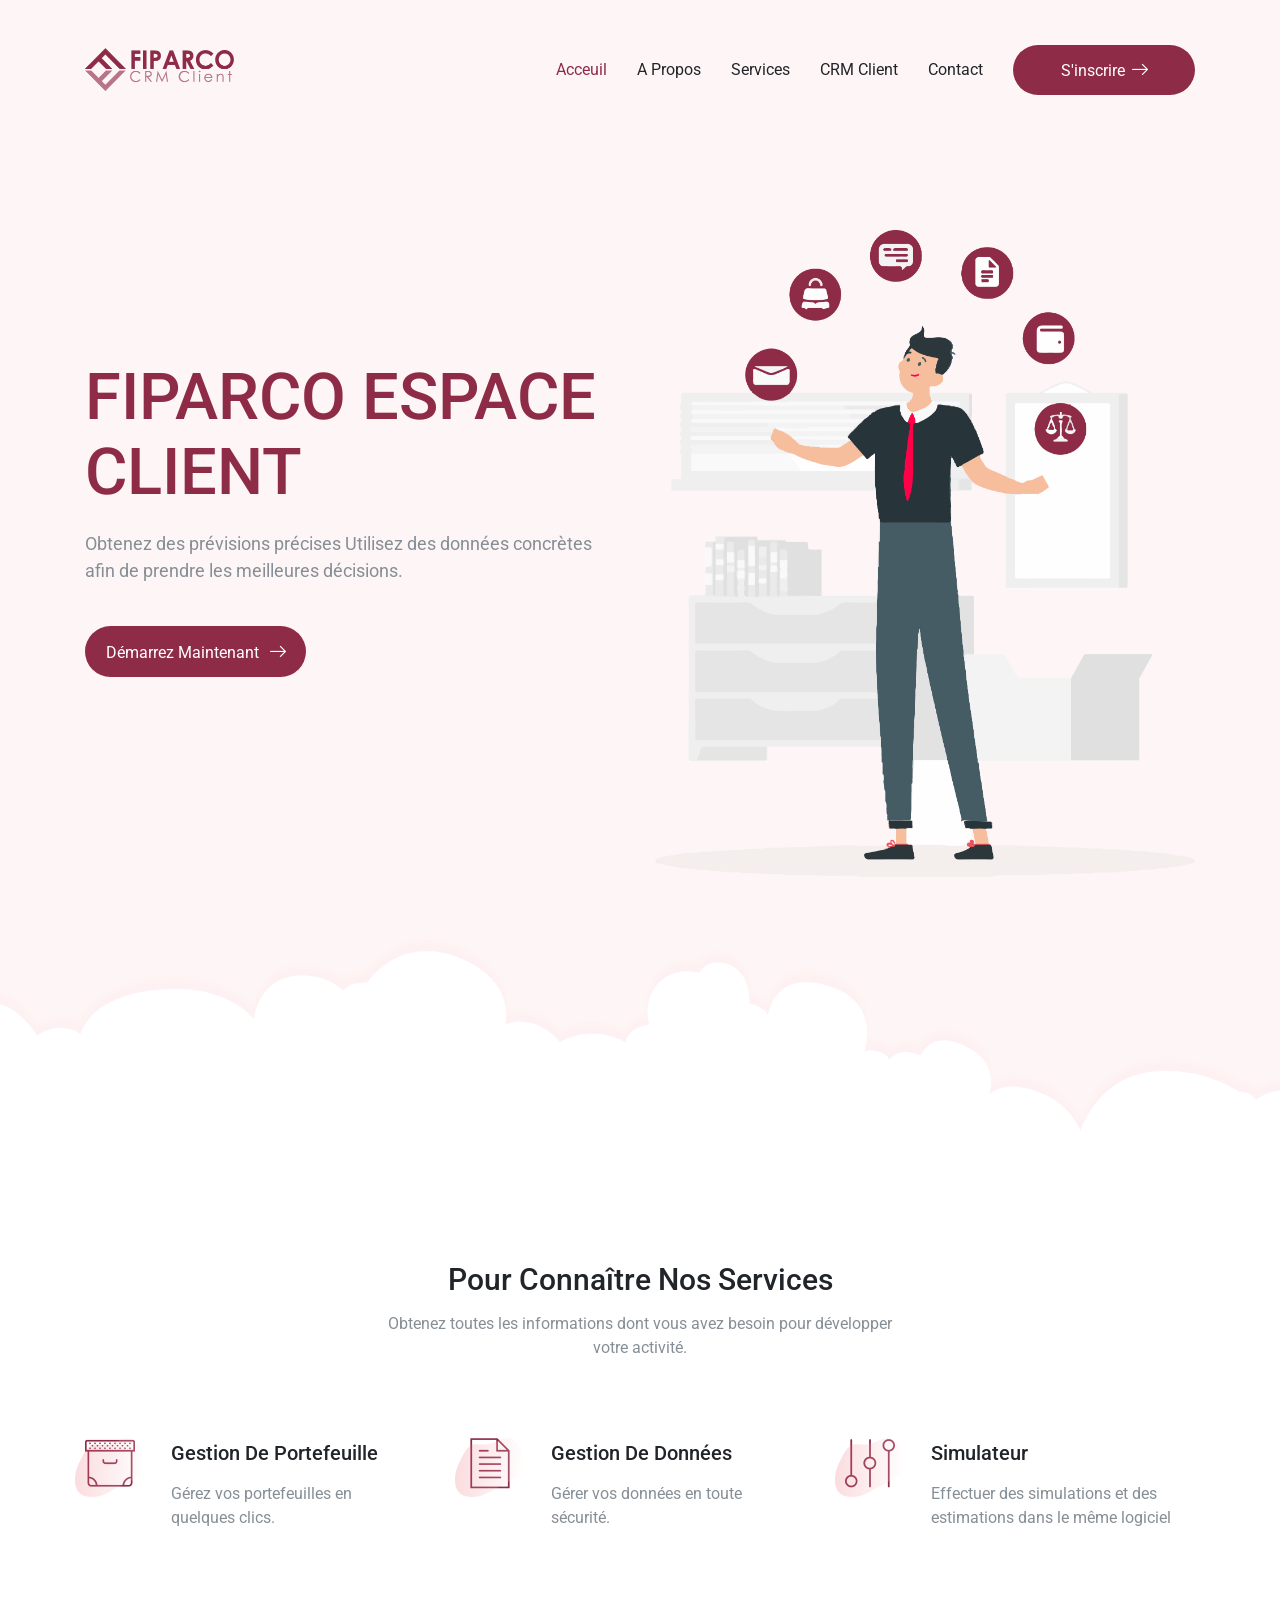
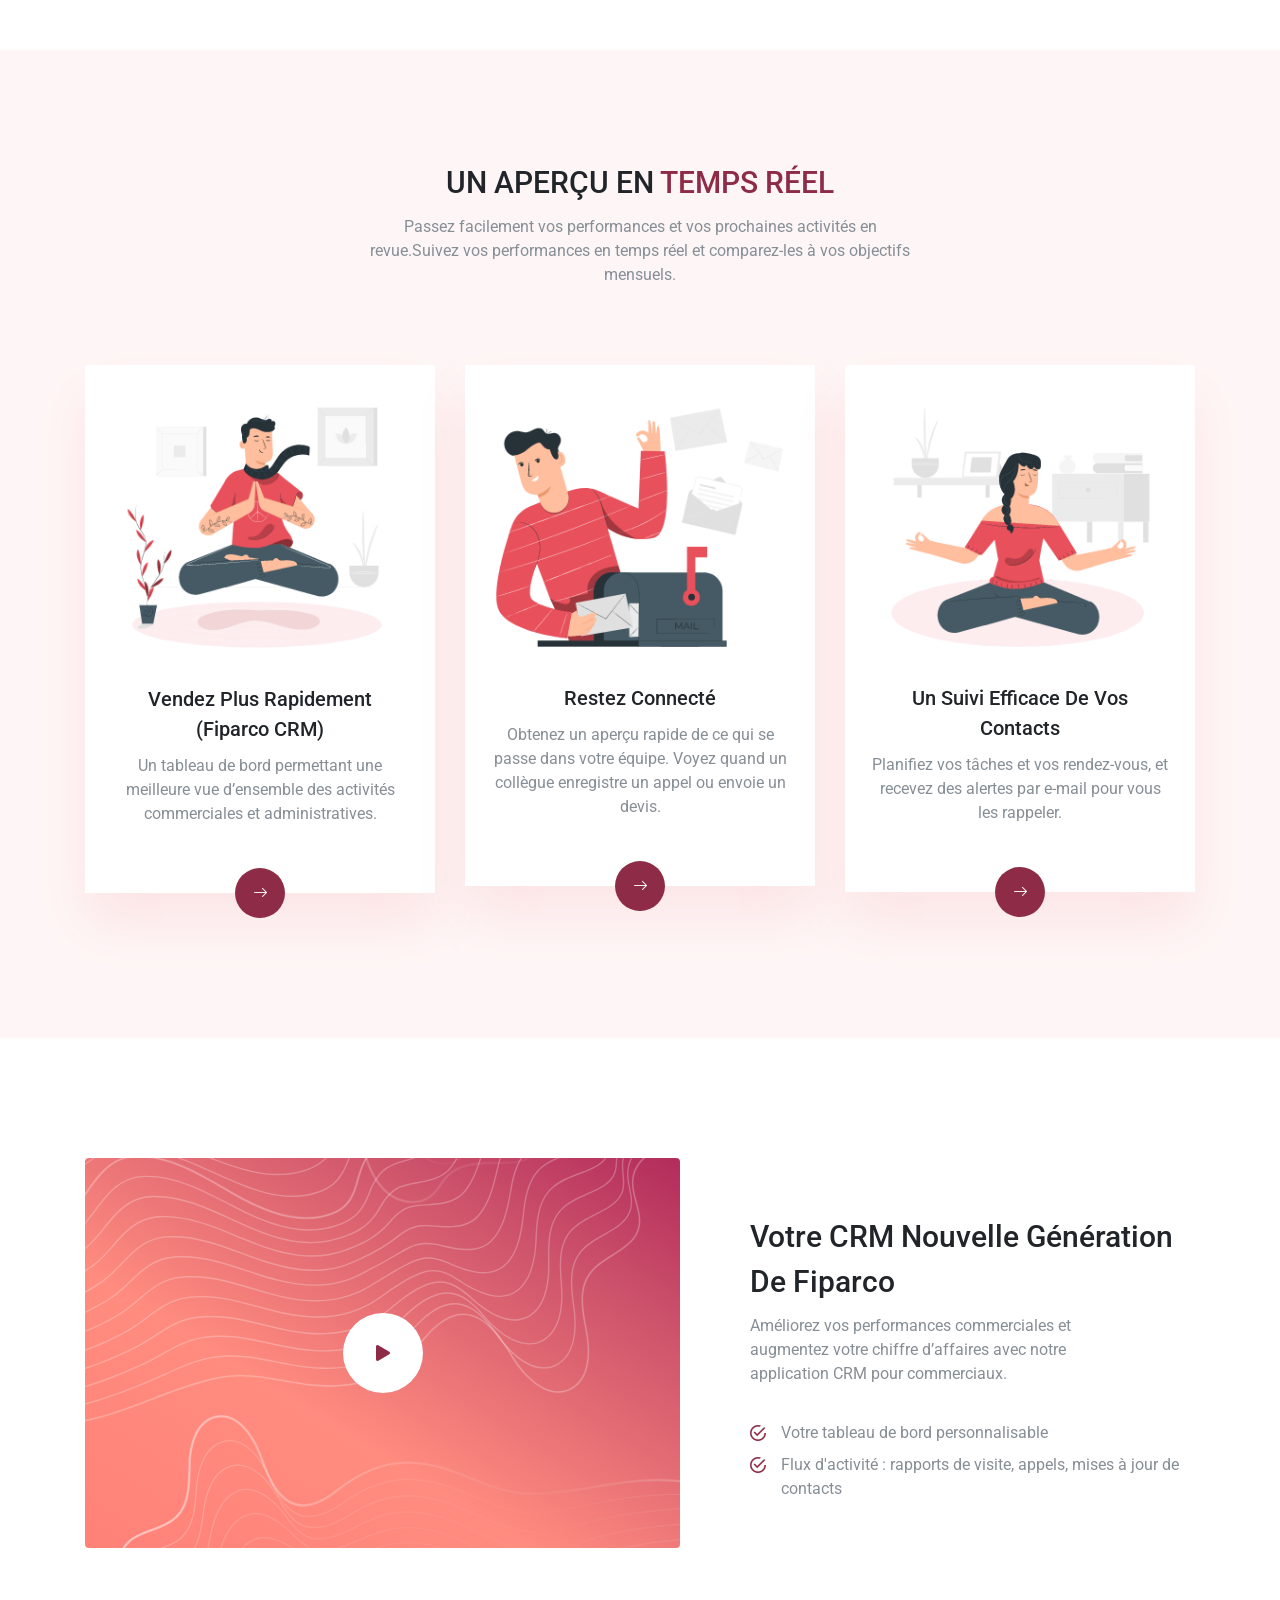
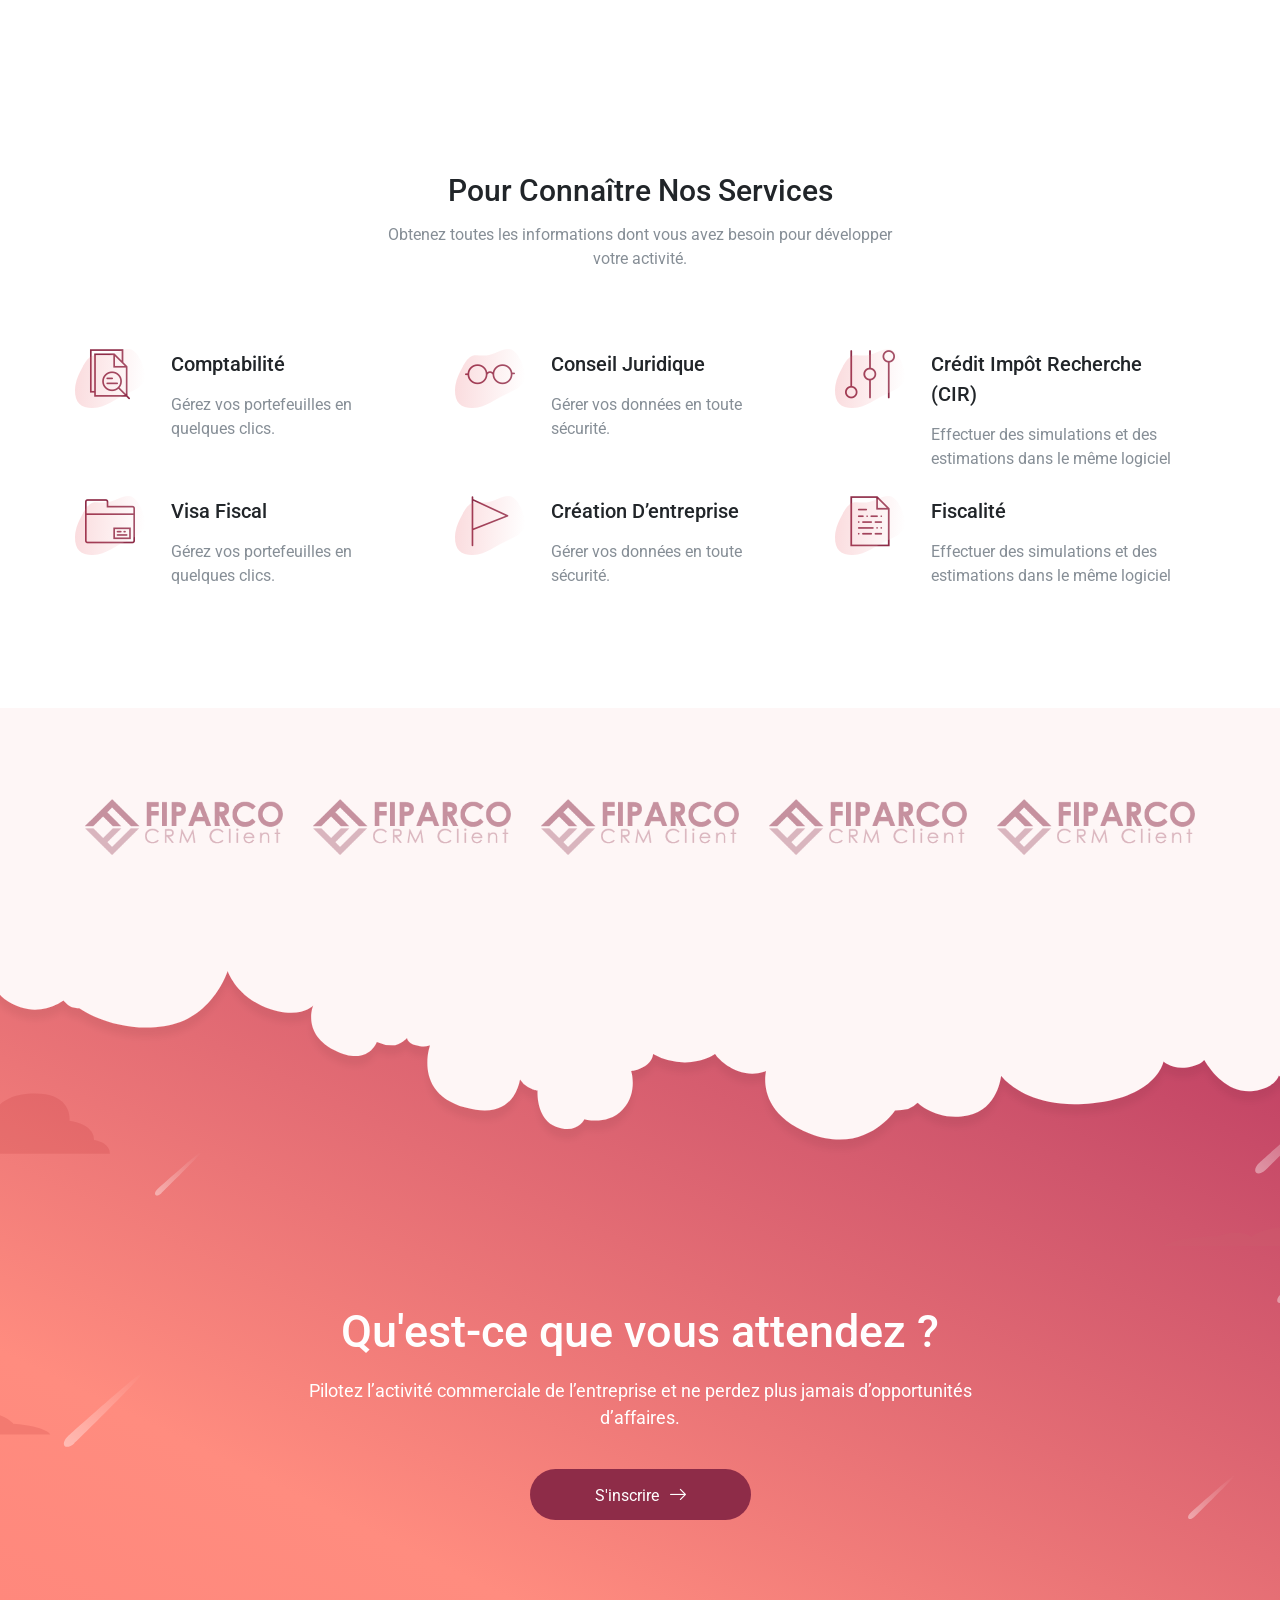
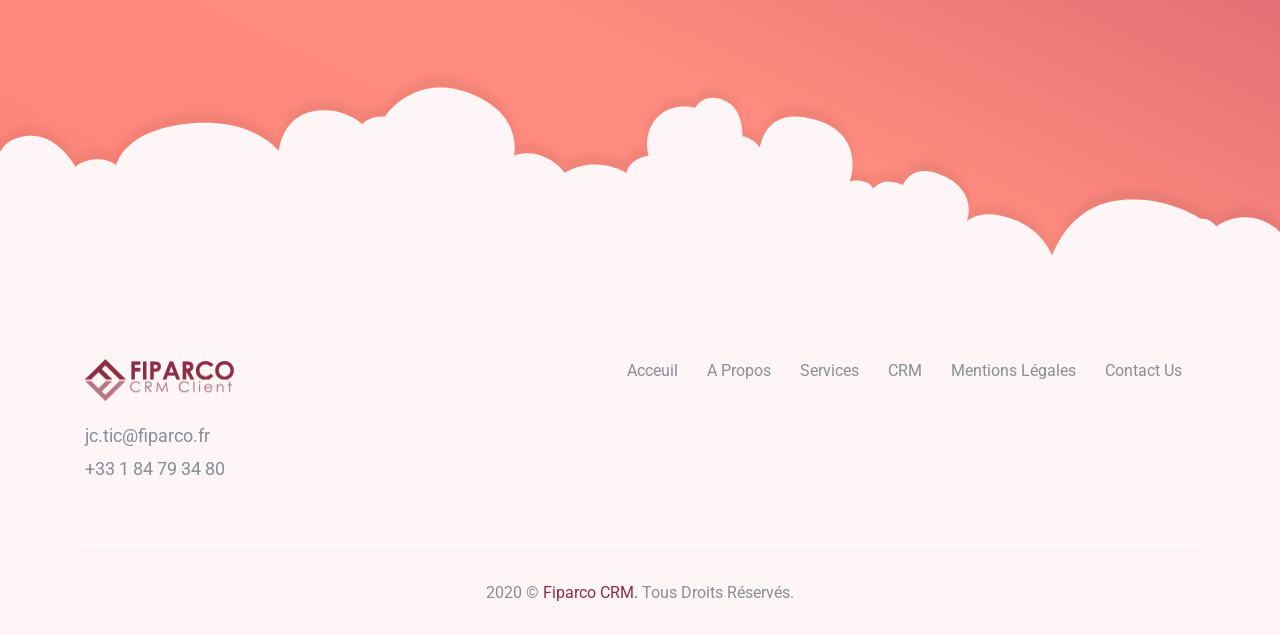
<file: index.html>
<!DOCTYPE html>
<html dir="ltr" lang="fr">
  <head>
    <!-- Document Meta-->
    <meta charset="utf-8"/>
    <meta http-equiv="X-UA-Compatible" content="IE=edge"/>
    <!-- IE Compatibility Meta-->
    <meta name="author" content="zytheme"/>
    <meta name="viewport" content="width=device-width, initial-scale=1, maximum-scale=1"/>
    <meta name="description" content="Multi-purpose Business html5 landing page"/>
    <link href="assets/images/favicon/favicon.png" rel="icon"/>
    <!--  Fonts-->
    <link href="https://fonts.googleapis.com/css?family=Roboto:400,500&amp;display=swap" rel="stylesheet" type="text/css"/>
    <!-- Stylesheets-->
    <link href="assets/css/vendor.css" rel="stylesheet"/>
    <link href="assets/css/style.css" rel="stylesheet"/>
    <!-- 
    Document Title
    ============================================= 
    -->
    <title>L'espace client | FIPARCO</title>
  </head>
  <body class="body-scroll">
    <!--  
    Document Wrapper
    =============================================  
    -->
    <div class="wrapper clearfix" id="wrapper">
      <!--   
      Header
      =============================================  
      -->
      <header class="header header-transparent header-sticky">
        <nav class="navbar navbar-sticky navbar-expand-lg" id="primary-menu"> 
          <div class="container"> <a class="logo navbar-brand" href="index.html"><img class="logo logo-dark" src="assets/images/logo/logo-01.png"  width="50%" alt="Fiparco CRM"/><img class="logo logo-light"  width="50%"src="assets/images/logo/logo-01.png" alt="Fiparco CRM"/></a>
            <button class="navbar-toggler collapsed" type="button" data-toggle="collapse" data-target="#navbarContent" aria-expanded="false"><span class="navbar-toggler-icon"></span></button>
            <div class="collapse navbar-collapse" id="navbarContent">
              <ul class="navbar-nav ml-auto">
                <li class="nav-item active"><a class="nav-link" data-scroll="scrollTo" href="#hero">Acceuil</a></li>
                <li class="nav-item"><a class="nav-link" data-scroll="scrollTo" href="#feature">A Propos</a></li>
                <li class="nav-item"><a class="nav-link" data-scroll="scrollTo" href="#services">Services</a></li>
                <li class="nav-item"><a class="nav-link" data-scroll="scrollTo" href="#video">CRM Client </a></li>
                <li class="nav-item"><a class="nav-link" data-scroll="scrollTo" href="#footer">Contact</a></li>
              </ul>
              <div class="module-container">
                <!--module-btn-->
                <div class="module module-cta"><a class="btn btn--white btn--arrows" href="javascript:void(0)" data-toggle="modal" data-target="#contactUsModal"> <span>S'inscrire<i class="icon-right-arrow"></i></span></a></div>
              </div>
              <!-- End Module Container  -->
            </div>
            <!-- End .nav-collapse-->
          </div>
          <!-- End .container-->
        </nav>
        <!-- End .navbar-->
      </header>
      <!-- End Header-->
      <div class="modal fade" id="contactUsModal" tabindex="-1" role="dialog" aria-labelledby="contactUsModal" aria-hidden="true">
        <div class="modal-dialog" role="document">
          <div class="modal-content">
            <div class="modal-body">
              <div class="popup-contact-form">
                <div class="heading heading-5">
                  <div class="heading-title">Rejoindre</div>
                  <div class="heading-desc">L'espace client | FIPARCO</div>
                </div>
                <div class="contact-body">
                  <form class="contactForm mb-0" method="post" action="/assets/php/contact.php">
                    <div class="row">
                      <div class="col-12">
                        <input class="form-control" type="text" name="contact-name" placeholder="Nom" required="required"/>
                      </div>
                      <div class="col-12">
                        <input class="form-control" type="text" name="contact-email" placeholder="Email" required="required"/>
                      </div>
                      <div class="col-12">
                        <input class="form-control" type="text" name="contact-phone" placeholder="Téléphone" required="required"/>
                      </div>
                      <div class="col-12">
                        <button class="btn--block btn btn--primary btn--arrows mt-20 mb-20"><span>Se Connecter<i class="icon-right-arrow"></i></span></button>
                      </div>
                      <div class="checkbox">
                        <label><input type="checkbox" value="" class="mr-2"> J'ai lu et j'accepte les conditions générales</label>
                     </div>
                      <div class="col-12">
                        <div class="contact-result"></div>
                      </div>
                    </div>
                  </form>
                </div>
                <!-- End .contact-body-->
              </div>
            </div>
          </div>
        </div>
      </div>
      <!-- Start hero #1-->
      <section class="hero bg-gradient" id="hero">
        <div class="bg-section"><img src="assets/images/background/bg-gradient.svg" alt="background"/></div>
        <div class="container">
          <div class="hero-cotainer text-center text-lg-left">
            <div class="row">
              <div class="col-12 col-lg-6">
                <div class="hero-content">
                  <div class="hero-headline">FIPARCO ESPACE CLIENT</div>
                  <div class="hero-bio">Obtenez des prévisions précises Utilisez des données concrètes afin de prendre les meilleures décisions. </div>
                  <div class="hero-action"><a class="btn btn--primary btn--rounded btn--arrows mx-auto" href="javascript:void(0)" data-toggle="modal" data-target="#contactUsModal"><span>Démarrez maintenant <i class="icon-right-arrow"></i></span></a></div>
                </div>
              </div>
              <div class="col-12 col-lg-6">
                <div class="hero--img"><img class="img-fluid" src="assets/images/illustration/illustration-1.png" alt="illustration vector"/></div>
              </div>
            </div>
            <!-- End .row-->
          </div>
          <!-- End .hero-content-->
        </div>
        <!-- End .container	-->
      </section>
      <!-- End #hero   -->
      <!-- Start Feature #1-->
      <section class="features " id="feature">
        <div class="container">
          <div class="row clearfix">
            <div class="col-12 col-md-8 offset-md-2 col-lg-6 offset-lg-3">
              <div class="heading heading-1 text-center">
                <h2 class="heading-title">Pour connaître nos services</h2>
                <p class="heading-desc">Obtenez toutes les informations dont vous avez besoin pour développer votre activité.</p>
              </div>
            </div>
            <!-- End .col-lg-6 -->
          </div>
          <!-- End .row  -->
          <div class="row">
            <!-- Panel #1  -->
            <div class="col-12 col-md-12 col-lg-4 ">
              <div class="feature-panel">
                <div class="feature-icon"><i class="flaticon-archive-3"></i></div>
                <div class="feature-content">
                  <h3>Gestion de portefeuille</h3>
                  <p>Gérez vos portefeuilles en quelques clics.</p>
                </div>
              </div>
              <!-- .feature-panel end  -->
            </div>
            <!-- .col-md-12 end  -->
            <!-- Panel #2  -->
            <div class="col-12 col-md-12 col-lg-4 ">
              <div class="feature-panel active">
                <div class="feature-icon"><i class="flaticon-file"></i></div>
                <div class="feature-content">
                  <h3>Gestion de données</h3>
                  <p>Gérer vos données en toute sécurité.
                  </p>
                </div>
              </div>
              <!-- .feature-panel end  -->
            </div>
            <!-- .col-md-12 end  -->
            <!-- Panel #3  -->
            <div class="col-12 col-md-12 col-lg-4 ">
              <div class="feature-panel">
                <div class="feature-icon"><i class="flaticon-controls"></i></div>
                <div class="feature-content">
                  <h3>Simulateur
                  </h3>
                  <p>Effectuer des simulations et des estimations dans le même logiciel</p>
                </div>
              </div>
              <!-- .feature-panel end  -->
            </div>
            <!-- .col-md-12 end  -->
          </div>
          <!-- End .row  -->
        </div>
        <!-- End .container  -->
      </section>
      <!-- 
      Pricing Table #1
      =============================================  
      -->
      <section class="pricing bg-pink" id="services">
        <div class="container">
          <div class="row clearfix">
            <div class="col-12 col-md-8 offset-md-2 col-lg-6 offset-lg-3">
              <div class="heading heading-1 text-center">
                <h2 class="heading-title">UN APERÇU EN  <span>TEMPS RÉEL</span></h2>
                <p class="heading-desc">Passez facilement vos performances et vos prochaines activités en revue.Suivez vos performances en temps réel et comparez-les à vos objectifs mensuels.</p>
              </div>
            </div>
            <!-- End .col-lg-6  -->
          </div>
          <!-- End .row-->
          <div class="pricing-container">
            <div class="row">
              <!-- Start Pricing Packge #1 -->
              <div class="col-12 col-md-4 col-lg-4 price-table">
                <div class="pricing-panel ">
                  <!--  Pricing heading   -->
                  <div class="pricing-img"><img src="assets/images/illustration/illustration-2.png" alt="alt"/></div>
                  <!--  Pricing body-->
                  <div class="pricing-body">
                    <h5 class="pricing-heading">Vendez plus rapidement (Fiparco CRM)</h5>
                    <p class="pricing-desc">Un tableau de bord permettant une meilleure vue d’ensemble des activités commerciales et administratives.</p><a class="pricing-link" href="javascript:void(0)"><i class="icon-right-arrow"></i></a>
                  </div>
                </div>
              </div>
              <!-- End .pricing-table  -->
              <!-- Start Pricing Packge #2-->
              <div class="col-12 col-md-4 col-lg-4 price-table">
                <div class="pricing-panel ">
                  <!--  Pricing heading   -->
                  <div class="pricing-img"><img src="assets/images/illustration/illustration-3.png" alt="alt"/></div>
                  <!--  Pricing body-->
                  <div class="pricing-body">
                    <h5 class="pricing-heading">Restez connecté</h5>
                    <p class="pricing-desc">Obtenez un aperçu rapide de ce qui se passe dans votre équipe. Voyez quand un collègue enregistre un appel ou envoie un devis.</p><a class="pricing-link" href="javascript:void(0)"><i class="icon-right-arrow"></i></a>
                  </div>
                </div>
              </div>
              <!-- End .pricing-table  -->
              <!-- Start Pricing Packge #3-->
              <div class="col-12 col-md-4 col-lg-4 price-table">
                <div class="pricing-panel ">
                  <!--  Pricing heading   -->
                  <div class="pricing-img"><img src="assets/images/illustration/illustration-4.png" alt="alt"/></div>
                  <!--  Pricing body-->
                  <div class="pricing-body">
                    <h5 class="pricing-heading">un suivi efficace de vos contacts</h5>
                    <p class="pricing-desc">Planifiez vos tâches et vos rendez-vous, et recevez des alertes par e-mail pour vous les rappeler.</p><a class="pricing-link" href="javascript:void(0)"><i class="icon-right-arrow"></i></a>
                  </div>
                </div>
              </div>
              <!-- End .pricing-table  -->
            </div>
          </div>
          <!-- End .pricing-container-->
        </div>
        <!-- End .container  -->
      </section>
      <!-- #pricing1 end  -->
      <section class="services" id="video">
        <div class="container">
          <div class="row">
            <div class="col-12 col-md-6 col-lg-7">
              <div class="video">
                <div class="bg-section"><img src="assets/images/background/bg-video.svg" alt="background"/></div><a class="btn-video popup-video" href="#"><i class="fas fa-play"></i></a>
              </div>
            </div>
            <div class="col-12 col-md-6 col-lg-5">
              <div class="service-card pt-30">
                <div class="heading heading-2">
                  <h2 class="heading-title">Votre CRM
                    nouvelle génération <br> De Fiparco </h2>
                  <p class="heading-desc">Améliorez vos performances commerciales et augmentez votre chiffre d’affaires avec notre application CRM pour commerciaux.</p>
                </div>
                <ul class="list-unstyled service-list">
                  <li><span class="icon-tick-inside-circle"></span>Votre tableau de bord personnalisable</li>
                  <li><span class="icon-tick-inside-circle"></span> Flux d'activité : rapports de visite, appels, mises à jour de contacts
                  </li>
                </ul>
              </div>
            </div>
          </div>
        </div>
      </section>
      <!-- Start Services-->
      <section class="features " id="feature">
        <div class="container">
          <div class="row clearfix">
            <div class="col-12 col-md-8 offset-md-2 col-lg-6 offset-lg-3">
              <div class="heading heading-1 text-center">
                <h2 class="heading-title">Pour connaître nos services</h2>
                <p class="heading-desc">Obtenez toutes les informations dont vous avez besoin pour développer votre activité.</p>
              </div>
            </div>
            <!-- End .col-lg-6 -->
          </div>
          <!-- End .row  -->
          <div class="row">
            <!-- Panel #1  -->
            <div class="col-12 col-md-12 col-lg-4 ">
              <div class="feature-panel">
                <div class="feature-icon"><i class="flaticon-file-2"></i></div>
                <div class="feature-content">
                  <h3>Comptabilité</h3>
                  <p>Gérez vos portefeuilles en quelques clics.</p>
                </div>
              </div>
              <!-- .feature-panel end  -->
            </div>
            <!-- .col-md-12 end  -->
            <!-- Panel #2  -->
            <div class="col-12 col-md-12 col-lg-4 ">
              <div class="feature-panel active">
                <div class="feature-icon"><i class="flaticon-eyeglasses"></i></div>
                <div class="feature-content">
                  <h3>Conseil juridique</h3>
                  <p>Gérer vos données en toute sécurité.
                  </p>
                </div>
              </div>
              <!-- .feature-panel end  -->
            </div>
            <!-- .col-md-12 end  -->
            <!-- Panel #3  -->
            <div class="col-12 col-md-12 col-lg-4 ">
              <div class="feature-panel">
                <div class="feature-icon"><i class="flaticon-controls"></i></div>
                <div class="feature-content">
                  <h3>Crédit Impôt Recherche (CIR)
                  </h3>
                  <p>Effectuer des simulations et des estimations dans le même logiciel</p>
                </div>
              </div>
              <!-- .feature-panel end  -->
            </div>
            <!-- .col-md-12 end  -->
          </div>
      
          <!-- End .row  -->
          <div class="row">
            <!-- Panel #1  -->
            <div class="col-12 col-md-12 col-lg-4 ">
              <div class="feature-panel">
                <div class="feature-icon"><i class="flaticon-folder-3"></i></div>
                <div class="feature-content">
                  <h3>Visa Fiscal</h3>
                  <p>Gérez vos portefeuilles en quelques clics.</p>
                </div>
              </div>
              <!-- .feature-panel end  -->
            </div>
            <!-- .col-md-12 end  -->
            <!-- Panel #2  -->
            <div class="col-12 col-md-12 col-lg-4 ">
              <div class="feature-panel active">
                <div class="feature-icon"><i class="flaticon-flag"></i></div>
                <div class="feature-content">
                  <h3>Création d’entreprise</h3>
                  <p>Gérer vos données en toute sécurité.
                  </p>
                </div>
              </div>
              <!-- .feature-panel end  -->
            </div>
            <!-- .col-md-12 end  -->
            <!-- Panel #3  -->
            <div class="col-12 col-md-12 col-lg-4 ">
              <div class="feature-panel">
                <div class="feature-icon"><i class="flaticon-document"></i></div>
                <div class="feature-content">
                  <h3>Fiscalité
                  </h3>
                  <p>Effectuer des simulations et des estimations dans le même logiciel</p>
                </div>
              </div>
              <!-- .feature-panel end  -->
            </div>
            <!-- .col-md-12 end  -->
          </div>
          <!-- End .row  -->
        </div>
        <!-- End .container  -->
      </section>
      <!-- Start Clients-->
      <section class="clients bg-pink" id="clients" >
        <div class="container">
          <div class="row">
            <div class="col-12 col-md-12 col-lg-12">
              <div class="owl-carousel " data-slide="5" data-slide-res="3" data-autoplay="true" data-nav="false" data-dots="false" data-space="30" data-loop="true" data-speed="800" width="50%">
                <!--  Client #1   -->
                <div class="client"><img src="assets/images/clients/client-1.png"   alt="client-pic"/></div>
                <!--  Client #2   -->
                <div class="client"><img src="assets/images/clients/client-2.png"   alt="client-pic"/></div>
                <!--  Client #3-->
                <div class="client"><img src="assets/images/clients/client-3.png"  alt="client-pic"/></div>
                <!--  Client #4-->
                <div class="client"><img src="assets/images/clients/client-4.png"  alt="client-pic"/></div>
                <!--  Client #5-->
               
              </div>
            </div>
            <!-- End .row-->
          </div>
        </div>
        <!-- End .container-->
      </section>
      <!-- End #clients-->
      <!-- 
      CTA #1
      =============================================  
      -->
      <section class="cta text-center" id="cta">
        <div class="bg-section"><img src="assets/images/background/bg-gradient-2.svg" alt="background"/></div>
        <div class="container">
          <div class="row">
            <div class="col-12 col-md-8 offset-md-2 col-lg-8 offset-lg-2 text-center">
              <h3>Qu'est-ce que vous attendez ?</h3>
              <p>Pilotez l’activité commerciale de l’entreprise et ne perdez plus jamais d’opportunités d’affaires.</p><a class="btn btn--primary btn--arrows mx-auto" href="javascript:void(0)" data-toggle="modal" data-target="#contactUsModal"> <span>S'inscrire <i class="icon-right-arrow"></i></span></a>
            </div>
            <!-- End .col-md-12-->
          </div>
          <!-- End .row-->
        </div>
        <!-- End .container-->
      </section>
      <!-- End #cta-->
      <!-- 
      Footer #1
      ============================================= 
      -->
      <footer class="footer bg-pink" id="footer">
        <div class="footer-widgets-container">
          <div class="container">
            <div class="row">
              <div class="col-12">
                <div class="footer-widget"><a class="logo navbar-brand" href="index.html"><img class="logo logo-light" src="assets/images/logo/logo-01.png"  width="50%" alt="Fiparco CRM Logo"/></a>
                  <ul class="list-unstyled navigation">
                    <li class="nav-item"><a class="nav-link" href="javascript:void(0)">Acceuil</a></li>
                    <li class="nav-item"><a class="nav-link" href="javascript:void(0)">A propos</a></li>
                    <li class="nav-item"><a class="nav-link" href="javascript:void(0)">Services</a></li>
                    <li class="nav-item"><a class="nav-link" href="javascript:void(0)">CRM</a></li>
                    <li class="nav-item"><a class="nav-link" href="javascript:void(0)">Mentions Légales</a></li>
                    <li class="nav-item"><a class="nav-link" href="javascript:void(0)">contact us</a></li>
                  </ul>
                </div>
                <div class="footer-widget">
                  <div class="footer-contact">
                    <ul class="list-unstyled">
                      <li> <a href="mailto:jc.tic@fiparco.fr">	jc.tic@fiparco.fr</a></li>
                      <li> <a href="tel:+33184793480">	+33 1 84 79 34 80</a></li>
                    </ul>
                  </div>
                </div>
              </div>
            </div>
          </div>
        </div>
        <div class="container">
          <div class="divider-1"></div>
        </div>
        <!-- 
        Copyrights
        =============================================  
        -->
        <div class="container">
          <div class="row">
            <div class="col-12 col-md-12 col-lg-12 text--center">
              <div class="footer-copyright"><span>2020 &copy; <a href="#">Fiparco CRM.</a> Tous droits réservés.</span></div>
            </div>
          </div>
        </div>
        <!-- End .container  -->
      </footer>
    </div>
    <!-- End #wrapper   -->
    <!-- 
    Footer Scripts
    =============================================  
    -->
    <script src="assets/js/vendor/jquery-3.4.1.min.js"></script>
    <script src="assets/js/vendor.js"></script>
    <script src="assets/js/functions.js"></script>
  </body>
</html>
</file>
<file: assets/css/vendor.css>
@charset "UTF-8";

/*!
 * animate.css -https://daneden.github.io/animate.css/
 * Version - 3.7.2
 * Licensed under the MIT license - http://opensource.org/licenses/MIT
 *
 * Copyright (c) 2019 Daniel Eden
 */

@-webkit-keyframes bounce{0%,20%,53%,80%,to{-webkit-animation-timing-function:cubic-bezier(.215,.61,.355,1);animation-timing-function:cubic-bezier(.215,.61,.355,1);-webkit-transform:translateZ(0);transform:translateZ(0)}40%,43%{-webkit-animation-timing-function:cubic-bezier(.755,.05,.855,.06);animation-timing-function:cubic-bezier(.755,.05,.855,.06);-webkit-transform:translate3d(0,-30px,0);transform:translate3d(0,-30px,0)}70%{-webkit-animation-timing-function:cubic-bezier(.755,.05,.855,.06);animation-timing-function:cubic-bezier(.755,.05,.855,.06);-webkit-transform:translate3d(0,-15px,0);transform:translate3d(0,-15px,0)}90%{-webkit-transform:translate3d(0,-4px,0);transform:translate3d(0,-4px,0)}}@keyframes bounce{0%,20%,53%,80%,to{-webkit-animation-timing-function:cubic-bezier(.215,.61,.355,1);animation-timing-function:cubic-bezier(.215,.61,.355,1);-webkit-transform:translateZ(0);transform:translateZ(0)}40%,43%{-webkit-animation-timing-function:cubic-bezier(.755,.05,.855,.06);animation-timing-function:cubic-bezier(.755,.05,.855,.06);-webkit-transform:translate3d(0,-30px,0);transform:translate3d(0,-30px,0)}70%{-webkit-animation-timing-function:cubic-bezier(.755,.05,.855,.06);animation-timing-function:cubic-bezier(.755,.05,.855,.06);-webkit-transform:translate3d(0,-15px,0);transform:translate3d(0,-15px,0)}90%{-webkit-transform:translate3d(0,-4px,0);transform:translate3d(0,-4px,0)}}.bounce{-webkit-animation-name:bounce;animation-name:bounce;-webkit-transform-origin:center bottom;transform-origin:center bottom}@-webkit-keyframes flash{0%,50%,to{opacity:1}25%,75%{opacity:0}}@keyframes flash{0%,50%,to{opacity:1}25%,75%{opacity:0}}.flash{-webkit-animation-name:flash;animation-name:flash}@-webkit-keyframes pulse{0%{-webkit-transform:scaleX(1);transform:scaleX(1)}50%{-webkit-transform:scale3d(1.05,1.05,1.05);transform:scale3d(1.05,1.05,1.05)}to{-webkit-transform:scaleX(1);transform:scaleX(1)}}@keyframes pulse{0%{-webkit-transform:scaleX(1);transform:scaleX(1)}50%{-webkit-transform:scale3d(1.05,1.05,1.05);transform:scale3d(1.05,1.05,1.05)}to{-webkit-transform:scaleX(1);transform:scaleX(1)}}.pulse{-webkit-animation-name:pulse;animation-name:pulse}@-webkit-keyframes rubberBand{0%{-webkit-transform:scaleX(1);transform:scaleX(1)}30%{-webkit-transform:scale3d(1.25,.75,1);transform:scale3d(1.25,.75,1)}40%{-webkit-transform:scale3d(.75,1.25,1);transform:scale3d(.75,1.25,1)}50%{-webkit-transform:scale3d(1.15,.85,1);transform:scale3d(1.15,.85,1)}65%{-webkit-transform:scale3d(.95,1.05,1);transform:scale3d(.95,1.05,1)}75%{-webkit-transform:scale3d(1.05,.95,1);transform:scale3d(1.05,.95,1)}to{-webkit-transform:scaleX(1);transform:scaleX(1)}}@keyframes rubberBand{0%{-webkit-transform:scaleX(1);transform:scaleX(1)}30%{-webkit-transform:scale3d(1.25,.75,1);transform:scale3d(1.25,.75,1)}40%{-webkit-transform:scale3d(.75,1.25,1);transform:scale3d(.75,1.25,1)}50%{-webkit-transform:scale3d(1.15,.85,1);transform:scale3d(1.15,.85,1)}65%{-webkit-transform:scale3d(.95,1.05,1);transform:scale3d(.95,1.05,1)}75%{-webkit-transform:scale3d(1.05,.95,1);transform:scale3d(1.05,.95,1)}to{-webkit-transform:scaleX(1);transform:scaleX(1)}}.rubberBand{-webkit-animation-name:rubberBand;animation-name:rubberBand}@-webkit-keyframes shake{0%,to{-webkit-transform:translateZ(0);transform:translateZ(0)}10%,30%,50%,70%,90%{-webkit-transform:translate3d(-10px,0,0);transform:translate3d(-10px,0,0)}20%,40%,60%,80%{-webkit-transform:translate3d(10px,0,0);transform:translate3d(10px,0,0)}}@keyframes shake{0%,to{-webkit-transform:translateZ(0);transform:translateZ(0)}10%,30%,50%,70%,90%{-webkit-transform:translate3d(-10px,0,0);transform:translate3d(-10px,0,0)}20%,40%,60%,80%{-webkit-transform:translate3d(10px,0,0);transform:translate3d(10px,0,0)}}.shake{-webkit-animation-name:shake;animation-name:shake}@-webkit-keyframes headShake{0%{-webkit-transform:translateX(0);transform:translateX(0)}6.5%{-webkit-transform:translateX(-6px) rotateY(-9deg);transform:translateX(-6px) rotateY(-9deg)}18.5%{-webkit-transform:translateX(5px) rotateY(7deg);transform:translateX(5px) rotateY(7deg)}31.5%{-webkit-transform:translateX(-3px) rotateY(-5deg);transform:translateX(-3px) rotateY(-5deg)}43.5%{-webkit-transform:translateX(2px) rotateY(3deg);transform:translateX(2px) rotateY(3deg)}50%{-webkit-transform:translateX(0);transform:translateX(0)}}@keyframes headShake{0%{-webkit-transform:translateX(0);transform:translateX(0)}6.5%{-webkit-transform:translateX(-6px) rotateY(-9deg);transform:translateX(-6px) rotateY(-9deg)}18.5%{-webkit-transform:translateX(5px) rotateY(7deg);transform:translateX(5px) rotateY(7deg)}31.5%{-webkit-transform:translateX(-3px) rotateY(-5deg);transform:translateX(-3px) rotateY(-5deg)}43.5%{-webkit-transform:translateX(2px) rotateY(3deg);transform:translateX(2px) rotateY(3deg)}50%{-webkit-transform:translateX(0);transform:translateX(0)}}.headShake{-webkit-animation-timing-function:ease-in-out;animation-timing-function:ease-in-out;-webkit-animation-name:headShake;animation-name:headShake}@-webkit-keyframes swing{20%{-webkit-transform:rotate(15deg);transform:rotate(15deg)}40%{-webkit-transform:rotate(-10deg);transform:rotate(-10deg)}60%{-webkit-transform:rotate(5deg);transform:rotate(5deg)}80%{-webkit-transform:rotate(-5deg);transform:rotate(-5deg)}to{-webkit-transform:rotate(0deg);transform:rotate(0deg)}}@keyframes swing{20%{-webkit-transform:rotate(15deg);transform:rotate(15deg)}40%{-webkit-transform:rotate(-10deg);transform:rotate(-10deg)}60%{-webkit-transform:rotate(5deg);transform:rotate(5deg)}80%{-webkit-transform:rotate(-5deg);transform:rotate(-5deg)}to{-webkit-transform:rotate(0deg);transform:rotate(0deg)}}.swing{-webkit-transform-origin:top center;transform-origin:top center;-webkit-animation-name:swing;animation-name:swing}@-webkit-keyframes tada{0%{-webkit-transform:scaleX(1);transform:scaleX(1)}10%,20%{-webkit-transform:scale3d(.9,.9,.9) rotate(-3deg);transform:scale3d(.9,.9,.9) rotate(-3deg)}30%,50%,70%,90%{-webkit-transform:scale3d(1.1,1.1,1.1) rotate(3deg);transform:scale3d(1.1,1.1,1.1) rotate(3deg)}40%,60%,80%{-webkit-transform:scale3d(1.1,1.1,1.1) rotate(-3deg);transform:scale3d(1.1,1.1,1.1) rotate(-3deg)}to{-webkit-transform:scaleX(1);transform:scaleX(1)}}@keyframes tada{0%{-webkit-transform:scaleX(1);transform:scaleX(1)}10%,20%{-webkit-transform:scale3d(.9,.9,.9) rotate(-3deg);transform:scale3d(.9,.9,.9) rotate(-3deg)}30%,50%,70%,90%{-webkit-transform:scale3d(1.1,1.1,1.1) rotate(3deg);transform:scale3d(1.1,1.1,1.1) rotate(3deg)}40%,60%,80%{-webkit-transform:scale3d(1.1,1.1,1.1) rotate(-3deg);transform:scale3d(1.1,1.1,1.1) rotate(-3deg)}to{-webkit-transform:scaleX(1);transform:scaleX(1)}}.tada{-webkit-animation-name:tada;animation-name:tada}@-webkit-keyframes wobble{0%{-webkit-transform:translateZ(0);transform:translateZ(0)}15%{-webkit-transform:translate3d(-25%,0,0) rotate(-5deg);transform:translate3d(-25%,0,0) rotate(-5deg)}30%{-webkit-transform:translate3d(20%,0,0) rotate(3deg);transform:translate3d(20%,0,0) rotate(3deg)}45%{-webkit-transform:translate3d(-15%,0,0) rotate(-3deg);transform:translate3d(-15%,0,0) rotate(-3deg)}60%{-webkit-transform:translate3d(10%,0,0) rotate(2deg);transform:translate3d(10%,0,0) rotate(2deg)}75%{-webkit-transform:translate3d(-5%,0,0) rotate(-1deg);transform:translate3d(-5%,0,0) rotate(-1deg)}to{-webkit-transform:translateZ(0);transform:translateZ(0)}}@keyframes wobble{0%{-webkit-transform:translateZ(0);transform:translateZ(0)}15%{-webkit-transform:translate3d(-25%,0,0) rotate(-5deg);transform:translate3d(-25%,0,0) rotate(-5deg)}30%{-webkit-transform:translate3d(20%,0,0) rotate(3deg);transform:translate3d(20%,0,0) rotate(3deg)}45%{-webkit-transform:translate3d(-15%,0,0) rotate(-3deg);transform:translate3d(-15%,0,0) rotate(-3deg)}60%{-webkit-transform:translate3d(10%,0,0) rotate(2deg);transform:translate3d(10%,0,0) rotate(2deg)}75%{-webkit-transform:translate3d(-5%,0,0) rotate(-1deg);transform:translate3d(-5%,0,0) rotate(-1deg)}to{-webkit-transform:translateZ(0);transform:translateZ(0)}}.wobble{-webkit-animation-name:wobble;animation-name:wobble}@-webkit-keyframes jello{0%,11.1%,to{-webkit-transform:translateZ(0);transform:translateZ(0)}22.2%{-webkit-transform:skewX(-12.5deg) skewY(-12.5deg);transform:skewX(-12.5deg) skewY(-12.5deg)}33.3%{-webkit-transform:skewX(6.25deg) skewY(6.25deg);transform:skewX(6.25deg) skewY(6.25deg)}44.4%{-webkit-transform:skewX(-3.125deg) skewY(-3.125deg);transform:skewX(-3.125deg) skewY(-3.125deg)}55.5%{-webkit-transform:skewX(1.5625deg) skewY(1.5625deg);transform:skewX(1.5625deg) skewY(1.5625deg)}66.6%{-webkit-transform:skewX(-.78125deg) skewY(-.78125deg);transform:skewX(-.78125deg) skewY(-.78125deg)}77.7%{-webkit-transform:skewX(.390625deg) skewY(.390625deg);transform:skewX(.390625deg) skewY(.390625deg)}88.8%{-webkit-transform:skewX(-.1953125deg) skewY(-.1953125deg);transform:skewX(-.1953125deg) skewY(-.1953125deg)}}@keyframes jello{0%,11.1%,to{-webkit-transform:translateZ(0);transform:translateZ(0)}22.2%{-webkit-transform:skewX(-12.5deg) skewY(-12.5deg);transform:skewX(-12.5deg) skewY(-12.5deg)}33.3%{-webkit-transform:skewX(6.25deg) skewY(6.25deg);transform:skewX(6.25deg) skewY(6.25deg)}44.4%{-webkit-transform:skewX(-3.125deg) skewY(-3.125deg);transform:skewX(-3.125deg) skewY(-3.125deg)}55.5%{-webkit-transform:skewX(1.5625deg) skewY(1.5625deg);transform:skewX(1.5625deg) skewY(1.5625deg)}66.6%{-webkit-transform:skewX(-.78125deg) skewY(-.78125deg);transform:skewX(-.78125deg) skewY(-.78125deg)}77.7%{-webkit-transform:skewX(.390625deg) skewY(.390625deg);transform:skewX(.390625deg) skewY(.390625deg)}88.8%{-webkit-transform:skewX(-.1953125deg) skewY(-.1953125deg);transform:skewX(-.1953125deg) skewY(-.1953125deg)}}.jello{-webkit-animation-name:jello;animation-name:jello;-webkit-transform-origin:center;transform-origin:center}@-webkit-keyframes heartBeat{0%{-webkit-transform:scale(1);transform:scale(1)}14%{-webkit-transform:scale(1.3);transform:scale(1.3)}28%{-webkit-transform:scale(1);transform:scale(1)}42%{-webkit-transform:scale(1.3);transform:scale(1.3)}70%{-webkit-transform:scale(1);transform:scale(1)}}@keyframes heartBeat{0%{-webkit-transform:scale(1);transform:scale(1)}14%{-webkit-transform:scale(1.3);transform:scale(1.3)}28%{-webkit-transform:scale(1);transform:scale(1)}42%{-webkit-transform:scale(1.3);transform:scale(1.3)}70%{-webkit-transform:scale(1);transform:scale(1)}}.heartBeat{-webkit-animation-name:heartBeat;animation-name:heartBeat;-webkit-animation-duration:1.3s;animation-duration:1.3s;-webkit-animation-timing-function:ease-in-out;animation-timing-function:ease-in-out}@-webkit-keyframes bounceIn{0%,20%,40%,60%,80%,to{-webkit-animation-timing-function:cubic-bezier(.215,.61,.355,1);animation-timing-function:cubic-bezier(.215,.61,.355,1)}0%{opacity:0;-webkit-transform:scale3d(.3,.3,.3);transform:scale3d(.3,.3,.3)}20%{-webkit-transform:scale3d(1.1,1.1,1.1);transform:scale3d(1.1,1.1,1.1)}40%{-webkit-transform:scale3d(.9,.9,.9);transform:scale3d(.9,.9,.9)}60%{opacity:1;-webkit-transform:scale3d(1.03,1.03,1.03);transform:scale3d(1.03,1.03,1.03)}80%{-webkit-transform:scale3d(.97,.97,.97);transform:scale3d(.97,.97,.97)}to{opacity:1;-webkit-transform:scaleX(1);transform:scaleX(1)}}@keyframes bounceIn{0%,20%,40%,60%,80%,to{-webkit-animation-timing-function:cubic-bezier(.215,.61,.355,1);animation-timing-function:cubic-bezier(.215,.61,.355,1)}0%{opacity:0;-webkit-transform:scale3d(.3,.3,.3);transform:scale3d(.3,.3,.3)}20%{-webkit-transform:scale3d(1.1,1.1,1.1);transform:scale3d(1.1,1.1,1.1)}40%{-webkit-transform:scale3d(.9,.9,.9);transform:scale3d(.9,.9,.9)}60%{opacity:1;-webkit-transform:scale3d(1.03,1.03,1.03);transform:scale3d(1.03,1.03,1.03)}80%{-webkit-transform:scale3d(.97,.97,.97);transform:scale3d(.97,.97,.97)}to{opacity:1;-webkit-transform:scaleX(1);transform:scaleX(1)}}.bounceIn{-webkit-animation-duration:.75s;animation-duration:.75s;-webkit-animation-name:bounceIn;animation-name:bounceIn}@-webkit-keyframes bounceInDown{0%,60%,75%,90%,to{-webkit-animation-timing-function:cubic-bezier(.215,.61,.355,1);animation-timing-function:cubic-bezier(.215,.61,.355,1)}0%{opacity:0;-webkit-transform:translate3d(0,-3000px,0);transform:translate3d(0,-3000px,0)}60%{opacity:1;-webkit-transform:translate3d(0,25px,0);transform:translate3d(0,25px,0)}75%{-webkit-transform:translate3d(0,-10px,0);transform:translate3d(0,-10px,0)}90%{-webkit-transform:translate3d(0,5px,0);transform:translate3d(0,5px,0)}to{-webkit-transform:translateZ(0);transform:translateZ(0)}}@keyframes bounceInDown{0%,60%,75%,90%,to{-webkit-animation-timing-function:cubic-bezier(.215,.61,.355,1);animation-timing-function:cubic-bezier(.215,.61,.355,1)}0%{opacity:0;-webkit-transform:translate3d(0,-3000px,0);transform:translate3d(0,-3000px,0)}60%{opacity:1;-webkit-transform:translate3d(0,25px,0);transform:translate3d(0,25px,0)}75%{-webkit-transform:translate3d(0,-10px,0);transform:translate3d(0,-10px,0)}90%{-webkit-transform:translate3d(0,5px,0);transform:translate3d(0,5px,0)}to{-webkit-transform:translateZ(0);transform:translateZ(0)}}.bounceInDown{-webkit-animation-name:bounceInDown;animation-name:bounceInDown}@-webkit-keyframes bounceInLeft{0%,60%,75%,90%,to{-webkit-animation-timing-function:cubic-bezier(.215,.61,.355,1);animation-timing-function:cubic-bezier(.215,.61,.355,1)}0%{opacity:0;-webkit-transform:translate3d(-3000px,0,0);transform:translate3d(-3000px,0,0)}60%{opacity:1;-webkit-transform:translate3d(25px,0,0);transform:translate3d(25px,0,0)}75%{-webkit-transform:translate3d(-10px,0,0);transform:translate3d(-10px,0,0)}90%{-webkit-transform:translate3d(5px,0,0);transform:translate3d(5px,0,0)}to{-webkit-transform:translateZ(0);transform:translateZ(0)}}@keyframes bounceInLeft{0%,60%,75%,90%,to{-webkit-animation-timing-function:cubic-bezier(.215,.61,.355,1);animation-timing-function:cubic-bezier(.215,.61,.355,1)}0%{opacity:0;-webkit-transform:translate3d(-3000px,0,0);transform:translate3d(-3000px,0,0)}60%{opacity:1;-webkit-transform:translate3d(25px,0,0);transform:translate3d(25px,0,0)}75%{-webkit-transform:translate3d(-10px,0,0);transform:translate3d(-10px,0,0)}90%{-webkit-transform:translate3d(5px,0,0);transform:translate3d(5px,0,0)}to{-webkit-transform:translateZ(0);transform:translateZ(0)}}.bounceInLeft{-webkit-animation-name:bounceInLeft;animation-name:bounceInLeft}@-webkit-keyframes bounceInRight{0%,60%,75%,90%,to{-webkit-animation-timing-function:cubic-bezier(.215,.61,.355,1);animation-timing-function:cubic-bezier(.215,.61,.355,1)}0%{opacity:0;-webkit-transform:translate3d(3000px,0,0);transform:translate3d(3000px,0,0)}60%{opacity:1;-webkit-transform:translate3d(-25px,0,0);transform:translate3d(-25px,0,0)}75%{-webkit-transform:translate3d(10px,0,0);transform:translate3d(10px,0,0)}90%{-webkit-transform:translate3d(-5px,0,0);transform:translate3d(-5px,0,0)}to{-webkit-transform:translateZ(0);transform:translateZ(0)}}@keyframes bounceInRight{0%,60%,75%,90%,to{-webkit-animation-timing-function:cubic-bezier(.215,.61,.355,1);animation-timing-function:cubic-bezier(.215,.61,.355,1)}0%{opacity:0;-webkit-transform:translate3d(3000px,0,0);transform:translate3d(3000px,0,0)}60%{opacity:1;-webkit-transform:translate3d(-25px,0,0);transform:translate3d(-25px,0,0)}75%{-webkit-transform:translate3d(10px,0,0);transform:translate3d(10px,0,0)}90%{-webkit-transform:translate3d(-5px,0,0);transform:translate3d(-5px,0,0)}to{-webkit-transform:translateZ(0);transform:translateZ(0)}}.bounceInRight{-webkit-animation-name:bounceInRight;animation-name:bounceInRight}@-webkit-keyframes bounceInUp{0%,60%,75%,90%,to{-webkit-animation-timing-function:cubic-bezier(.215,.61,.355,1);animation-timing-function:cubic-bezier(.215,.61,.355,1)}0%{opacity:0;-webkit-transform:translate3d(0,3000px,0);transform:translate3d(0,3000px,0)}60%{opacity:1;-webkit-transform:translate3d(0,-20px,0);transform:translate3d(0,-20px,0)}75%{-webkit-transform:translate3d(0,10px,0);transform:translate3d(0,10px,0)}90%{-webkit-transform:translate3d(0,-5px,0);transform:translate3d(0,-5px,0)}to{-webkit-transform:translateZ(0);transform:translateZ(0)}}@keyframes bounceInUp{0%,60%,75%,90%,to{-webkit-animation-timing-function:cubic-bezier(.215,.61,.355,1);animation-timing-function:cubic-bezier(.215,.61,.355,1)}0%{opacity:0;-webkit-transform:translate3d(0,3000px,0);transform:translate3d(0,3000px,0)}60%{opacity:1;-webkit-transform:translate3d(0,-20px,0);transform:translate3d(0,-20px,0)}75%{-webkit-transform:translate3d(0,10px,0);transform:translate3d(0,10px,0)}90%{-webkit-transform:translate3d(0,-5px,0);transform:translate3d(0,-5px,0)}to{-webkit-transform:translateZ(0);transform:translateZ(0)}}.bounceInUp{-webkit-animation-name:bounceInUp;animation-name:bounceInUp}@-webkit-keyframes bounceOut{20%{-webkit-transform:scale3d(.9,.9,.9);transform:scale3d(.9,.9,.9)}50%,55%{opacity:1;-webkit-transform:scale3d(1.1,1.1,1.1);transform:scale3d(1.1,1.1,1.1)}to{opacity:0;-webkit-transform:scale3d(.3,.3,.3);transform:scale3d(.3,.3,.3)}}@keyframes bounceOut{20%{-webkit-transform:scale3d(.9,.9,.9);transform:scale3d(.9,.9,.9)}50%,55%{opacity:1;-webkit-transform:scale3d(1.1,1.1,1.1);transform:scale3d(1.1,1.1,1.1)}to{opacity:0;-webkit-transform:scale3d(.3,.3,.3);transform:scale3d(.3,.3,.3)}}.bounceOut{-webkit-animation-duration:.75s;animation-duration:.75s;-webkit-animation-name:bounceOut;animation-name:bounceOut}@-webkit-keyframes bounceOutDown{20%{-webkit-transform:translate3d(0,10px,0);transform:translate3d(0,10px,0)}40%,45%{opacity:1;-webkit-transform:translate3d(0,-20px,0);transform:translate3d(0,-20px,0)}to{opacity:0;-webkit-transform:translate3d(0,2000px,0);transform:translate3d(0,2000px,0)}}@keyframes bounceOutDown{20%{-webkit-transform:translate3d(0,10px,0);transform:translate3d(0,10px,0)}40%,45%{opacity:1;-webkit-transform:translate3d(0,-20px,0);transform:translate3d(0,-20px,0)}to{opacity:0;-webkit-transform:translate3d(0,2000px,0);transform:translate3d(0,2000px,0)}}.bounceOutDown{-webkit-animation-name:bounceOutDown;animation-name:bounceOutDown}@-webkit-keyframes bounceOutLeft{20%{opacity:1;-webkit-transform:translate3d(20px,0,0);transform:translate3d(20px,0,0)}to{opacity:0;-webkit-transform:translate3d(-2000px,0,0);transform:translate3d(-2000px,0,0)}}@keyframes bounceOutLeft{20%{opacity:1;-webkit-transform:translate3d(20px,0,0);transform:translate3d(20px,0,0)}to{opacity:0;-webkit-transform:translate3d(-2000px,0,0);transform:translate3d(-2000px,0,0)}}.bounceOutLeft{-webkit-animation-name:bounceOutLeft;animation-name:bounceOutLeft}@-webkit-keyframes bounceOutRight{20%{opacity:1;-webkit-transform:translate3d(-20px,0,0);transform:translate3d(-20px,0,0)}to{opacity:0;-webkit-transform:translate3d(2000px,0,0);transform:translate3d(2000px,0,0)}}@keyframes bounceOutRight{20%{opacity:1;-webkit-transform:translate3d(-20px,0,0);transform:translate3d(-20px,0,0)}to{opacity:0;-webkit-transform:translate3d(2000px,0,0);transform:translate3d(2000px,0,0)}}.bounceOutRight{-webkit-animation-name:bounceOutRight;animation-name:bounceOutRight}@-webkit-keyframes bounceOutUp{20%{-webkit-transform:translate3d(0,-10px,0);transform:translate3d(0,-10px,0)}40%,45%{opacity:1;-webkit-transform:translate3d(0,20px,0);transform:translate3d(0,20px,0)}to{opacity:0;-webkit-transform:translate3d(0,-2000px,0);transform:translate3d(0,-2000px,0)}}@keyframes bounceOutUp{20%{-webkit-transform:translate3d(0,-10px,0);transform:translate3d(0,-10px,0)}40%,45%{opacity:1;-webkit-transform:translate3d(0,20px,0);transform:translate3d(0,20px,0)}to{opacity:0;-webkit-transform:translate3d(0,-2000px,0);transform:translate3d(0,-2000px,0)}}.bounceOutUp{-webkit-animation-name:bounceOutUp;animation-name:bounceOutUp}@-webkit-keyframes fadeIn{0%{opacity:0}to{opacity:1}}@keyframes fadeIn{0%{opacity:0}to{opacity:1}}.fadeIn{-webkit-animation-name:fadeIn;animation-name:fadeIn}@-webkit-keyframes fadeInDown{0%{opacity:0;-webkit-transform:translate3d(0,-100%,0);transform:translate3d(0,-100%,0)}to{opacity:1;-webkit-transform:translateZ(0);transform:translateZ(0)}}@keyframes fadeInDown{0%{opacity:0;-webkit-transform:translate3d(0,-100%,0);transform:translate3d(0,-100%,0)}to{opacity:1;-webkit-transform:translateZ(0);transform:translateZ(0)}}.fadeInDown{-webkit-animation-name:fadeInDown;animation-name:fadeInDown}@-webkit-keyframes fadeInDownBig{0%{opacity:0;-webkit-transform:translate3d(0,-2000px,0);transform:translate3d(0,-2000px,0)}to{opacity:1;-webkit-transform:translateZ(0);transform:translateZ(0)}}@keyframes fadeInDownBig{0%{opacity:0;-webkit-transform:translate3d(0,-2000px,0);transform:translate3d(0,-2000px,0)}to{opacity:1;-webkit-transform:translateZ(0);transform:translateZ(0)}}.fadeInDownBig{-webkit-animation-name:fadeInDownBig;animation-name:fadeInDownBig}@-webkit-keyframes fadeInLeft{0%{opacity:0;-webkit-transform:translate3d(-100%,0,0);transform:translate3d(-100%,0,0)}to{opacity:1;-webkit-transform:translateZ(0);transform:translateZ(0)}}@keyframes fadeInLeft{0%{opacity:0;-webkit-transform:translate3d(-100%,0,0);transform:translate3d(-100%,0,0)}to{opacity:1;-webkit-transform:translateZ(0);transform:translateZ(0)}}.fadeInLeft{-webkit-animation-name:fadeInLeft;animation-name:fadeInLeft}@-webkit-keyframes fadeInLeftBig{0%{opacity:0;-webkit-transform:translate3d(-2000px,0,0);transform:translate3d(-2000px,0,0)}to{opacity:1;-webkit-transform:translateZ(0);transform:translateZ(0)}}@keyframes fadeInLeftBig{0%{opacity:0;-webkit-transform:translate3d(-2000px,0,0);transform:translate3d(-2000px,0,0)}to{opacity:1;-webkit-transform:translateZ(0);transform:translateZ(0)}}.fadeInLeftBig{-webkit-animation-name:fadeInLeftBig;animation-name:fadeInLeftBig}@-webkit-keyframes fadeInRight{0%{opacity:0;-webkit-transform:translate3d(100%,0,0);transform:translate3d(100%,0,0)}to{opacity:1;-webkit-transform:translateZ(0);transform:translateZ(0)}}@keyframes fadeInRight{0%{opacity:0;-webkit-transform:translate3d(100%,0,0);transform:translate3d(100%,0,0)}to{opacity:1;-webkit-transform:translateZ(0);transform:translateZ(0)}}.fadeInRight{-webkit-animation-name:fadeInRight;animation-name:fadeInRight}@-webkit-keyframes fadeInRightBig{0%{opacity:0;-webkit-transform:translate3d(2000px,0,0);transform:translate3d(2000px,0,0)}to{opacity:1;-webkit-transform:translateZ(0);transform:translateZ(0)}}@keyframes fadeInRightBig{0%{opacity:0;-webkit-transform:translate3d(2000px,0,0);transform:translate3d(2000px,0,0)}to{opacity:1;-webkit-transform:translateZ(0);transform:translateZ(0)}}.fadeInRightBig{-webkit-animation-name:fadeInRightBig;animation-name:fadeInRightBig}@-webkit-keyframes fadeInUp{0%{opacity:0;-webkit-transform:translate3d(0,100%,0);transform:translate3d(0,100%,0)}to{opacity:1;-webkit-transform:translateZ(0);transform:translateZ(0)}}@keyframes fadeInUp{0%{opacity:0;-webkit-transform:translate3d(0,100%,0);transform:translate3d(0,100%,0)}to{opacity:1;-webkit-transform:translateZ(0);transform:translateZ(0)}}.fadeInUp{-webkit-animation-name:fadeInUp;animation-name:fadeInUp}@-webkit-keyframes fadeInUpBig{0%{opacity:0;-webkit-transform:translate3d(0,2000px,0);transform:translate3d(0,2000px,0)}to{opacity:1;-webkit-transform:translateZ(0);transform:translateZ(0)}}@keyframes fadeInUpBig{0%{opacity:0;-webkit-transform:translate3d(0,2000px,0);transform:translate3d(0,2000px,0)}to{opacity:1;-webkit-transform:translateZ(0);transform:translateZ(0)}}.fadeInUpBig{-webkit-animation-name:fadeInUpBig;animation-name:fadeInUpBig}@-webkit-keyframes fadeOut{0%{opacity:1}to{opacity:0}}@keyframes fadeOut{0%{opacity:1}to{opacity:0}}.fadeOut{-webkit-animation-name:fadeOut;animation-name:fadeOut}@-webkit-keyframes fadeOutDown{0%{opacity:1}to{opacity:0;-webkit-transform:translate3d(0,100%,0);transform:translate3d(0,100%,0)}}@keyframes fadeOutDown{0%{opacity:1}to{opacity:0;-webkit-transform:translate3d(0,100%,0);transform:translate3d(0,100%,0)}}.fadeOutDown{-webkit-animation-name:fadeOutDown;animation-name:fadeOutDown}@-webkit-keyframes fadeOutDownBig{0%{opacity:1}to{opacity:0;-webkit-transform:translate3d(0,2000px,0);transform:translate3d(0,2000px,0)}}@keyframes fadeOutDownBig{0%{opacity:1}to{opacity:0;-webkit-transform:translate3d(0,2000px,0);transform:translate3d(0,2000px,0)}}.fadeOutDownBig{-webkit-animation-name:fadeOutDownBig;animation-name:fadeOutDownBig}@-webkit-keyframes fadeOutLeft{0%{opacity:1}to{opacity:0;-webkit-transform:translate3d(-100%,0,0);transform:translate3d(-100%,0,0)}}@keyframes fadeOutLeft{0%{opacity:1}to{opacity:0;-webkit-transform:translate3d(-100%,0,0);transform:translate3d(-100%,0,0)}}.fadeOutLeft{-webkit-animation-name:fadeOutLeft;animation-name:fadeOutLeft}@-webkit-keyframes fadeOutLeftBig{0%{opacity:1}to{opacity:0;-webkit-transform:translate3d(-2000px,0,0);transform:translate3d(-2000px,0,0)}}@keyframes fadeOutLeftBig{0%{opacity:1}to{opacity:0;-webkit-transform:translate3d(-2000px,0,0);transform:translate3d(-2000px,0,0)}}.fadeOutLeftBig{-webkit-animation-name:fadeOutLeftBig;animation-name:fadeOutLeftBig}@-webkit-keyframes fadeOutRight{0%{opacity:1}to{opacity:0;-webkit-transform:translate3d(100%,0,0);transform:translate3d(100%,0,0)}}@keyframes fadeOutRight{0%{opacity:1}to{opacity:0;-webkit-transform:translate3d(100%,0,0);transform:translate3d(100%,0,0)}}.fadeOutRight{-webkit-animation-name:fadeOutRight;animation-name:fadeOutRight}@-webkit-keyframes fadeOutRightBig{0%{opacity:1}to{opacity:0;-webkit-transform:translate3d(2000px,0,0);transform:translate3d(2000px,0,0)}}@keyframes fadeOutRightBig{0%{opacity:1}to{opacity:0;-webkit-transform:translate3d(2000px,0,0);transform:translate3d(2000px,0,0)}}.fadeOutRightBig{-webkit-animation-name:fadeOutRightBig;animation-name:fadeOutRightBig}@-webkit-keyframes fadeOutUp{0%{opacity:1}to{opacity:0;-webkit-transform:translate3d(0,-100%,0);transform:translate3d(0,-100%,0)}}@keyframes fadeOutUp{0%{opacity:1}to{opacity:0;-webkit-transform:translate3d(0,-100%,0);transform:translate3d(0,-100%,0)}}.fadeOutUp{-webkit-animation-name:fadeOutUp;animation-name:fadeOutUp}@-webkit-keyframes fadeOutUpBig{0%{opacity:1}to{opacity:0;-webkit-transform:translate3d(0,-2000px,0);transform:translate3d(0,-2000px,0)}}@keyframes fadeOutUpBig{0%{opacity:1}to{opacity:0;-webkit-transform:translate3d(0,-2000px,0);transform:translate3d(0,-2000px,0)}}.fadeOutUpBig{-webkit-animation-name:fadeOutUpBig;animation-name:fadeOutUpBig}@-webkit-keyframes flip{0%{-webkit-transform:perspective(400px) scaleX(1) translateZ(0) rotateY(-1turn);transform:perspective(400px) scaleX(1) translateZ(0) rotateY(-1turn);-webkit-animation-timing-function:ease-out;animation-timing-function:ease-out}40%{-webkit-transform:perspective(400px) scaleX(1) translateZ(150px) rotateY(-190deg);transform:perspective(400px) scaleX(1) translateZ(150px) rotateY(-190deg);-webkit-animation-timing-function:ease-out;animation-timing-function:ease-out}50%{-webkit-transform:perspective(400px) scaleX(1) translateZ(150px) rotateY(-170deg);transform:perspective(400px) scaleX(1) translateZ(150px) rotateY(-170deg);-webkit-animation-timing-function:ease-in;animation-timing-function:ease-in}80%{-webkit-transform:perspective(400px) scale3d(.95,.95,.95) translateZ(0) rotateY(0deg);transform:perspective(400px) scale3d(.95,.95,.95) translateZ(0) rotateY(0deg);-webkit-animation-timing-function:ease-in;animation-timing-function:ease-in}to{-webkit-transform:perspective(400px) scaleX(1) translateZ(0) rotateY(0deg);transform:perspective(400px) scaleX(1) translateZ(0) rotateY(0deg);-webkit-animation-timing-function:ease-in;animation-timing-function:ease-in}}@keyframes flip{0%{-webkit-transform:perspective(400px) scaleX(1) translateZ(0) rotateY(-1turn);transform:perspective(400px) scaleX(1) translateZ(0) rotateY(-1turn);-webkit-animation-timing-function:ease-out;animation-timing-function:ease-out}40%{-webkit-transform:perspective(400px) scaleX(1) translateZ(150px) rotateY(-190deg);transform:perspective(400px) scaleX(1) translateZ(150px) rotateY(-190deg);-webkit-animation-timing-function:ease-out;animation-timing-function:ease-out}50%{-webkit-transform:perspective(400px) scaleX(1) translateZ(150px) rotateY(-170deg);transform:perspective(400px) scaleX(1) translateZ(150px) rotateY(-170deg);-webkit-animation-timing-function:ease-in;animation-timing-function:ease-in}80%{-webkit-transform:perspective(400px) scale3d(.95,.95,.95) translateZ(0) rotateY(0deg);transform:perspective(400px) scale3d(.95,.95,.95) translateZ(0) rotateY(0deg);-webkit-animation-timing-function:ease-in;animation-timing-function:ease-in}to{-webkit-transform:perspective(400px) scaleX(1) translateZ(0) rotateY(0deg);transform:perspective(400px) scaleX(1) translateZ(0) rotateY(0deg);-webkit-animation-timing-function:ease-in;animation-timing-function:ease-in}}.animated.flip{-webkit-backface-visibility:visible;backface-visibility:visible;-webkit-animation-name:flip;animation-name:flip}@-webkit-keyframes flipInX{0%{-webkit-transform:perspective(400px) rotateX(90deg);transform:perspective(400px) rotateX(90deg);-webkit-animation-timing-function:ease-in;animation-timing-function:ease-in;opacity:0}40%{-webkit-transform:perspective(400px) rotateX(-20deg);transform:perspective(400px) rotateX(-20deg);-webkit-animation-timing-function:ease-in;animation-timing-function:ease-in}60%{-webkit-transform:perspective(400px) rotateX(10deg);transform:perspective(400px) rotateX(10deg);opacity:1}80%{-webkit-transform:perspective(400px) rotateX(-5deg);transform:perspective(400px) rotateX(-5deg)}to{-webkit-transform:perspective(400px);transform:perspective(400px)}}@keyframes flipInX{0%{-webkit-transform:perspective(400px) rotateX(90deg);transform:perspective(400px) rotateX(90deg);-webkit-animation-timing-function:ease-in;animation-timing-function:ease-in;opacity:0}40%{-webkit-transform:perspective(400px) rotateX(-20deg);transform:perspective(400px) rotateX(-20deg);-webkit-animation-timing-function:ease-in;animation-timing-function:ease-in}60%{-webkit-transform:perspective(400px) rotateX(10deg);transform:perspective(400px) rotateX(10deg);opacity:1}80%{-webkit-transform:perspective(400px) rotateX(-5deg);transform:perspective(400px) rotateX(-5deg)}to{-webkit-transform:perspective(400px);transform:perspective(400px)}}.flipInX{-webkit-backface-visibility:visible!important;backface-visibility:visible!important;-webkit-animation-name:flipInX;animation-name:flipInX}@-webkit-keyframes flipInY{0%{-webkit-transform:perspective(400px) rotateY(90deg);transform:perspective(400px) rotateY(90deg);-webkit-animation-timing-function:ease-in;animation-timing-function:ease-in;opacity:0}40%{-webkit-transform:perspective(400px) rotateY(-20deg);transform:perspective(400px) rotateY(-20deg);-webkit-animation-timing-function:ease-in;animation-timing-function:ease-in}60%{-webkit-transform:perspective(400px) rotateY(10deg);transform:perspective(400px) rotateY(10deg);opacity:1}80%{-webkit-transform:perspective(400px) rotateY(-5deg);transform:perspective(400px) rotateY(-5deg)}to{-webkit-transform:perspective(400px);transform:perspective(400px)}}@keyframes flipInY{0%{-webkit-transform:perspective(400px) rotateY(90deg);transform:perspective(400px) rotateY(90deg);-webkit-animation-timing-function:ease-in;animation-timing-function:ease-in;opacity:0}40%{-webkit-transform:perspective(400px) rotateY(-20deg);transform:perspective(400px) rotateY(-20deg);-webkit-animation-timing-function:ease-in;animation-timing-function:ease-in}60%{-webkit-transform:perspective(400px) rotateY(10deg);transform:perspective(400px) rotateY(10deg);opacity:1}80%{-webkit-transform:perspective(400px) rotateY(-5deg);transform:perspective(400px) rotateY(-5deg)}to{-webkit-transform:perspective(400px);transform:perspective(400px)}}.flipInY{-webkit-backface-visibility:visible!important;backface-visibility:visible!important;-webkit-animation-name:flipInY;animation-name:flipInY}@-webkit-keyframes flipOutX{0%{-webkit-transform:perspective(400px);transform:perspective(400px)}30%{-webkit-transform:perspective(400px) rotateX(-20deg);transform:perspective(400px) rotateX(-20deg);opacity:1}to{-webkit-transform:perspective(400px) rotateX(90deg);transform:perspective(400px) rotateX(90deg);opacity:0}}@keyframes flipOutX{0%{-webkit-transform:perspective(400px);transform:perspective(400px)}30%{-webkit-transform:perspective(400px) rotateX(-20deg);transform:perspective(400px) rotateX(-20deg);opacity:1}to{-webkit-transform:perspective(400px) rotateX(90deg);transform:perspective(400px) rotateX(90deg);opacity:0}}.flipOutX{-webkit-animation-duration:.75s;animation-duration:.75s;-webkit-animation-name:flipOutX;animation-name:flipOutX;-webkit-backface-visibility:visible!important;backface-visibility:visible!important}@-webkit-keyframes flipOutY{0%{-webkit-transform:perspective(400px);transform:perspective(400px)}30%{-webkit-transform:perspective(400px) rotateY(-15deg);transform:perspective(400px) rotateY(-15deg);opacity:1}to{-webkit-transform:perspective(400px) rotateY(90deg);transform:perspective(400px) rotateY(90deg);opacity:0}}@keyframes flipOutY{0%{-webkit-transform:perspective(400px);transform:perspective(400px)}30%{-webkit-transform:perspective(400px) rotateY(-15deg);transform:perspective(400px) rotateY(-15deg);opacity:1}to{-webkit-transform:perspective(400px) rotateY(90deg);transform:perspective(400px) rotateY(90deg);opacity:0}}.flipOutY{-webkit-animation-duration:.75s;animation-duration:.75s;-webkit-backface-visibility:visible!important;backface-visibility:visible!important;-webkit-animation-name:flipOutY;animation-name:flipOutY}@-webkit-keyframes lightSpeedIn{0%{-webkit-transform:translate3d(100%,0,0) skewX(-30deg);transform:translate3d(100%,0,0) skewX(-30deg);opacity:0}60%{-webkit-transform:skewX(20deg);transform:skewX(20deg);opacity:1}80%{-webkit-transform:skewX(-5deg);transform:skewX(-5deg)}to{-webkit-transform:translateZ(0);transform:translateZ(0)}}@keyframes lightSpeedIn{0%{-webkit-transform:translate3d(100%,0,0) skewX(-30deg);transform:translate3d(100%,0,0) skewX(-30deg);opacity:0}60%{-webkit-transform:skewX(20deg);transform:skewX(20deg);opacity:1}80%{-webkit-transform:skewX(-5deg);transform:skewX(-5deg)}to{-webkit-transform:translateZ(0);transform:translateZ(0)}}.lightSpeedIn{-webkit-animation-name:lightSpeedIn;animation-name:lightSpeedIn;-webkit-animation-timing-function:ease-out;animation-timing-function:ease-out}@-webkit-keyframes lightSpeedOut{0%{opacity:1}to{-webkit-transform:translate3d(100%,0,0) skewX(30deg);transform:translate3d(100%,0,0) skewX(30deg);opacity:0}}@keyframes lightSpeedOut{0%{opacity:1}to{-webkit-transform:translate3d(100%,0,0) skewX(30deg);transform:translate3d(100%,0,0) skewX(30deg);opacity:0}}.lightSpeedOut{-webkit-animation-name:lightSpeedOut;animation-name:lightSpeedOut;-webkit-animation-timing-function:ease-in;animation-timing-function:ease-in}@-webkit-keyframes rotateIn{0%{-webkit-transform-origin:center;transform-origin:center;-webkit-transform:rotate(-200deg);transform:rotate(-200deg);opacity:0}to{-webkit-transform-origin:center;transform-origin:center;-webkit-transform:translateZ(0);transform:translateZ(0);opacity:1}}@keyframes rotateIn{0%{-webkit-transform-origin:center;transform-origin:center;-webkit-transform:rotate(-200deg);transform:rotate(-200deg);opacity:0}to{-webkit-transform-origin:center;transform-origin:center;-webkit-transform:translateZ(0);transform:translateZ(0);opacity:1}}.rotateIn{-webkit-animation-name:rotateIn;animation-name:rotateIn}@-webkit-keyframes rotateInDownLeft{0%{-webkit-transform-origin:left bottom;transform-origin:left bottom;-webkit-transform:rotate(-45deg);transform:rotate(-45deg);opacity:0}to{-webkit-transform-origin:left bottom;transform-origin:left bottom;-webkit-transform:translateZ(0);transform:translateZ(0);opacity:1}}@keyframes rotateInDownLeft{0%{-webkit-transform-origin:left bottom;transform-origin:left bottom;-webkit-transform:rotate(-45deg);transform:rotate(-45deg);opacity:0}to{-webkit-transform-origin:left bottom;transform-origin:left bottom;-webkit-transform:translateZ(0);transform:translateZ(0);opacity:1}}.rotateInDownLeft{-webkit-animation-name:rotateInDownLeft;animation-name:rotateInDownLeft}@-webkit-keyframes rotateInDownRight{0%{-webkit-transform-origin:right bottom;transform-origin:right bottom;-webkit-transform:rotate(45deg);transform:rotate(45deg);opacity:0}to{-webkit-transform-origin:right bottom;transform-origin:right bottom;-webkit-transform:translateZ(0);transform:translateZ(0);opacity:1}}@keyframes rotateInDownRight{0%{-webkit-transform-origin:right bottom;transform-origin:right bottom;-webkit-transform:rotate(45deg);transform:rotate(45deg);opacity:0}to{-webkit-transform-origin:right bottom;transform-origin:right bottom;-webkit-transform:translateZ(0);transform:translateZ(0);opacity:1}}.rotateInDownRight{-webkit-animation-name:rotateInDownRight;animation-name:rotateInDownRight}@-webkit-keyframes rotateInUpLeft{0%{-webkit-transform-origin:left bottom;transform-origin:left bottom;-webkit-transform:rotate(45deg);transform:rotate(45deg);opacity:0}to{-webkit-transform-origin:left bottom;transform-origin:left bottom;-webkit-transform:translateZ(0);transform:translateZ(0);opacity:1}}@keyframes rotateInUpLeft{0%{-webkit-transform-origin:left bottom;transform-origin:left bottom;-webkit-transform:rotate(45deg);transform:rotate(45deg);opacity:0}to{-webkit-transform-origin:left bottom;transform-origin:left bottom;-webkit-transform:translateZ(0);transform:translateZ(0);opacity:1}}.rotateInUpLeft{-webkit-animation-name:rotateInUpLeft;animation-name:rotateInUpLeft}@-webkit-keyframes rotateInUpRight{0%{-webkit-transform-origin:right bottom;transform-origin:right bottom;-webkit-transform:rotate(-90deg);transform:rotate(-90deg);opacity:0}to{-webkit-transform-origin:right bottom;transform-origin:right bottom;-webkit-transform:translateZ(0);transform:translateZ(0);opacity:1}}@keyframes rotateInUpRight{0%{-webkit-transform-origin:right bottom;transform-origin:right bottom;-webkit-transform:rotate(-90deg);transform:rotate(-90deg);opacity:0}to{-webkit-transform-origin:right bottom;transform-origin:right bottom;-webkit-transform:translateZ(0);transform:translateZ(0);opacity:1}}.rotateInUpRight{-webkit-animation-name:rotateInUpRight;animation-name:rotateInUpRight}@-webkit-keyframes rotateOut{0%{-webkit-transform-origin:center;transform-origin:center;opacity:1}to{-webkit-transform-origin:center;transform-origin:center;-webkit-transform:rotate(200deg);transform:rotate(200deg);opacity:0}}@keyframes rotateOut{0%{-webkit-transform-origin:center;transform-origin:center;opacity:1}to{-webkit-transform-origin:center;transform-origin:center;-webkit-transform:rotate(200deg);transform:rotate(200deg);opacity:0}}.rotateOut{-webkit-animation-name:rotateOut;animation-name:rotateOut}@-webkit-keyframes rotateOutDownLeft{0%{-webkit-transform-origin:left bottom;transform-origin:left bottom;opacity:1}to{-webkit-transform-origin:left bottom;transform-origin:left bottom;-webkit-transform:rotate(45deg);transform:rotate(45deg);opacity:0}}@keyframes rotateOutDownLeft{0%{-webkit-transform-origin:left bottom;transform-origin:left bottom;opacity:1}to{-webkit-transform-origin:left bottom;transform-origin:left bottom;-webkit-transform:rotate(45deg);transform:rotate(45deg);opacity:0}}.rotateOutDownLeft{-webkit-animation-name:rotateOutDownLeft;animation-name:rotateOutDownLeft}@-webkit-keyframes rotateOutDownRight{0%{-webkit-transform-origin:right bottom;transform-origin:right bottom;opacity:1}to{-webkit-transform-origin:right bottom;transform-origin:right bottom;-webkit-transform:rotate(-45deg);transform:rotate(-45deg);opacity:0}}@keyframes rotateOutDownRight{0%{-webkit-transform-origin:right bottom;transform-origin:right bottom;opacity:1}to{-webkit-transform-origin:right bottom;transform-origin:right bottom;-webkit-transform:rotate(-45deg);transform:rotate(-45deg);opacity:0}}.rotateOutDownRight{-webkit-animation-name:rotateOutDownRight;animation-name:rotateOutDownRight}@-webkit-keyframes rotateOutUpLeft{0%{-webkit-transform-origin:left bottom;transform-origin:left bottom;opacity:1}to{-webkit-transform-origin:left bottom;transform-origin:left bottom;-webkit-transform:rotate(-45deg);transform:rotate(-45deg);opacity:0}}@keyframes rotateOutUpLeft{0%{-webkit-transform-origin:left bottom;transform-origin:left bottom;opacity:1}to{-webkit-transform-origin:left bottom;transform-origin:left bottom;-webkit-transform:rotate(-45deg);transform:rotate(-45deg);opacity:0}}.rotateOutUpLeft{-webkit-animation-name:rotateOutUpLeft;animation-name:rotateOutUpLeft}@-webkit-keyframes rotateOutUpRight{0%{-webkit-transform-origin:right bottom;transform-origin:right bottom;opacity:1}to{-webkit-transform-origin:right bottom;transform-origin:right bottom;-webkit-transform:rotate(90deg);transform:rotate(90deg);opacity:0}}@keyframes rotateOutUpRight{0%{-webkit-transform-origin:right bottom;transform-origin:right bottom;opacity:1}to{-webkit-transform-origin:right bottom;transform-origin:right bottom;-webkit-transform:rotate(90deg);transform:rotate(90deg);opacity:0}}.rotateOutUpRight{-webkit-animation-name:rotateOutUpRight;animation-name:rotateOutUpRight}@-webkit-keyframes hinge{0%{-webkit-transform-origin:top left;transform-origin:top left;-webkit-animation-timing-function:ease-in-out;animation-timing-function:ease-in-out}20%,60%{-webkit-transform:rotate(80deg);transform:rotate(80deg);-webkit-transform-origin:top left;transform-origin:top left;-webkit-animation-timing-function:ease-in-out;animation-timing-function:ease-in-out}40%,80%{-webkit-transform:rotate(60deg);transform:rotate(60deg);-webkit-transform-origin:top left;transform-origin:top left;-webkit-animation-timing-function:ease-in-out;animation-timing-function:ease-in-out;opacity:1}to{-webkit-transform:translate3d(0,700px,0);transform:translate3d(0,700px,0);opacity:0}}@keyframes hinge{0%{-webkit-transform-origin:top left;transform-origin:top left;-webkit-animation-timing-function:ease-in-out;animation-timing-function:ease-in-out}20%,60%{-webkit-transform:rotate(80deg);transform:rotate(80deg);-webkit-transform-origin:top left;transform-origin:top left;-webkit-animation-timing-function:ease-in-out;animation-timing-function:ease-in-out}40%,80%{-webkit-transform:rotate(60deg);transform:rotate(60deg);-webkit-transform-origin:top left;transform-origin:top left;-webkit-animation-timing-function:ease-in-out;animation-timing-function:ease-in-out;opacity:1}to{-webkit-transform:translate3d(0,700px,0);transform:translate3d(0,700px,0);opacity:0}}.hinge{-webkit-animation-duration:2s;animation-duration:2s;-webkit-animation-name:hinge;animation-name:hinge}@-webkit-keyframes jackInTheBox{0%{opacity:0;-webkit-transform:scale(.1) rotate(30deg);transform:scale(.1) rotate(30deg);-webkit-transform-origin:center bottom;transform-origin:center bottom}50%{-webkit-transform:rotate(-10deg);transform:rotate(-10deg)}70%{-webkit-transform:rotate(3deg);transform:rotate(3deg)}to{opacity:1;-webkit-transform:scale(1);transform:scale(1)}}@keyframes jackInTheBox{0%{opacity:0;-webkit-transform:scale(.1) rotate(30deg);transform:scale(.1) rotate(30deg);-webkit-transform-origin:center bottom;transform-origin:center bottom}50%{-webkit-transform:rotate(-10deg);transform:rotate(-10deg)}70%{-webkit-transform:rotate(3deg);transform:rotate(3deg)}to{opacity:1;-webkit-transform:scale(1);transform:scale(1)}}.jackInTheBox{-webkit-animation-name:jackInTheBox;animation-name:jackInTheBox}@-webkit-keyframes rollIn{0%{opacity:0;-webkit-transform:translate3d(-100%,0,0) rotate(-120deg);transform:translate3d(-100%,0,0) rotate(-120deg)}to{opacity:1;-webkit-transform:translateZ(0);transform:translateZ(0)}}@keyframes rollIn{0%{opacity:0;-webkit-transform:translate3d(-100%,0,0) rotate(-120deg);transform:translate3d(-100%,0,0) rotate(-120deg)}to{opacity:1;-webkit-transform:translateZ(0);transform:translateZ(0)}}.rollIn{-webkit-animation-name:rollIn;animation-name:rollIn}@-webkit-keyframes rollOut{0%{opacity:1}to{opacity:0;-webkit-transform:translate3d(100%,0,0) rotate(120deg);transform:translate3d(100%,0,0) rotate(120deg)}}@keyframes rollOut{0%{opacity:1}to{opacity:0;-webkit-transform:translate3d(100%,0,0) rotate(120deg);transform:translate3d(100%,0,0) rotate(120deg)}}.rollOut{-webkit-animation-name:rollOut;animation-name:rollOut}@-webkit-keyframes zoomIn{0%{opacity:0;-webkit-transform:scale3d(.3,.3,.3);transform:scale3d(.3,.3,.3)}50%{opacity:1}}@keyframes zoomIn{0%{opacity:0;-webkit-transform:scale3d(.3,.3,.3);transform:scale3d(.3,.3,.3)}50%{opacity:1}}.zoomIn{-webkit-animation-name:zoomIn;animation-name:zoomIn}@-webkit-keyframes zoomInDown{0%{opacity:0;-webkit-transform:scale3d(.1,.1,.1) translate3d(0,-1000px,0);transform:scale3d(.1,.1,.1) translate3d(0,-1000px,0);-webkit-animation-timing-function:cubic-bezier(.55,.055,.675,.19);animation-timing-function:cubic-bezier(.55,.055,.675,.19)}60%{opacity:1;-webkit-transform:scale3d(.475,.475,.475) translate3d(0,60px,0);transform:scale3d(.475,.475,.475) translate3d(0,60px,0);-webkit-animation-timing-function:cubic-bezier(.175,.885,.32,1);animation-timing-function:cubic-bezier(.175,.885,.32,1)}}@keyframes zoomInDown{0%{opacity:0;-webkit-transform:scale3d(.1,.1,.1) translate3d(0,-1000px,0);transform:scale3d(.1,.1,.1) translate3d(0,-1000px,0);-webkit-animation-timing-function:cubic-bezier(.55,.055,.675,.19);animation-timing-function:cubic-bezier(.55,.055,.675,.19)}60%{opacity:1;-webkit-transform:scale3d(.475,.475,.475) translate3d(0,60px,0);transform:scale3d(.475,.475,.475) translate3d(0,60px,0);-webkit-animation-timing-function:cubic-bezier(.175,.885,.32,1);animation-timing-function:cubic-bezier(.175,.885,.32,1)}}.zoomInDown{-webkit-animation-name:zoomInDown;animation-name:zoomInDown}@-webkit-keyframes zoomInLeft{0%{opacity:0;-webkit-transform:scale3d(.1,.1,.1) translate3d(-1000px,0,0);transform:scale3d(.1,.1,.1) translate3d(-1000px,0,0);-webkit-animation-timing-function:cubic-bezier(.55,.055,.675,.19);animation-timing-function:cubic-bezier(.55,.055,.675,.19)}60%{opacity:1;-webkit-transform:scale3d(.475,.475,.475) translate3d(10px,0,0);transform:scale3d(.475,.475,.475) translate3d(10px,0,0);-webkit-animation-timing-function:cubic-bezier(.175,.885,.32,1);animation-timing-function:cubic-bezier(.175,.885,.32,1)}}@keyframes zoomInLeft{0%{opacity:0;-webkit-transform:scale3d(.1,.1,.1) translate3d(-1000px,0,0);transform:scale3d(.1,.1,.1) translate3d(-1000px,0,0);-webkit-animation-timing-function:cubic-bezier(.55,.055,.675,.19);animation-timing-function:cubic-bezier(.55,.055,.675,.19)}60%{opacity:1;-webkit-transform:scale3d(.475,.475,.475) translate3d(10px,0,0);transform:scale3d(.475,.475,.475) translate3d(10px,0,0);-webkit-animation-timing-function:cubic-bezier(.175,.885,.32,1);animation-timing-function:cubic-bezier(.175,.885,.32,1)}}.zoomInLeft{-webkit-animation-name:zoomInLeft;animation-name:zoomInLeft}@-webkit-keyframes zoomInRight{0%{opacity:0;-webkit-transform:scale3d(.1,.1,.1) translate3d(1000px,0,0);transform:scale3d(.1,.1,.1) translate3d(1000px,0,0);-webkit-animation-timing-function:cubic-bezier(.55,.055,.675,.19);animation-timing-function:cubic-bezier(.55,.055,.675,.19)}60%{opacity:1;-webkit-transform:scale3d(.475,.475,.475) translate3d(-10px,0,0);transform:scale3d(.475,.475,.475) translate3d(-10px,0,0);-webkit-animation-timing-function:cubic-bezier(.175,.885,.32,1);animation-timing-function:cubic-bezier(.175,.885,.32,1)}}@keyframes zoomInRight{0%{opacity:0;-webkit-transform:scale3d(.1,.1,.1) translate3d(1000px,0,0);transform:scale3d(.1,.1,.1) translate3d(1000px,0,0);-webkit-animation-timing-function:cubic-bezier(.55,.055,.675,.19);animation-timing-function:cubic-bezier(.55,.055,.675,.19)}60%{opacity:1;-webkit-transform:scale3d(.475,.475,.475) translate3d(-10px,0,0);transform:scale3d(.475,.475,.475) translate3d(-10px,0,0);-webkit-animation-timing-function:cubic-bezier(.175,.885,.32,1);animation-timing-function:cubic-bezier(.175,.885,.32,1)}}.zoomInRight{-webkit-animation-name:zoomInRight;animation-name:zoomInRight}@-webkit-keyframes zoomInUp{0%{opacity:0;-webkit-transform:scale3d(.1,.1,.1) translate3d(0,1000px,0);transform:scale3d(.1,.1,.1) translate3d(0,1000px,0);-webkit-animation-timing-function:cubic-bezier(.55,.055,.675,.19);animation-timing-function:cubic-bezier(.55,.055,.675,.19)}60%{opacity:1;-webkit-transform:scale3d(.475,.475,.475) translate3d(0,-60px,0);transform:scale3d(.475,.475,.475) translate3d(0,-60px,0);-webkit-animation-timing-function:cubic-bezier(.175,.885,.32,1);animation-timing-function:cubic-bezier(.175,.885,.32,1)}}@keyframes zoomInUp{0%{opacity:0;-webkit-transform:scale3d(.1,.1,.1) translate3d(0,1000px,0);transform:scale3d(.1,.1,.1) translate3d(0,1000px,0);-webkit-animation-timing-function:cubic-bezier(.55,.055,.675,.19);animation-timing-function:cubic-bezier(.55,.055,.675,.19)}60%{opacity:1;-webkit-transform:scale3d(.475,.475,.475) translate3d(0,-60px,0);transform:scale3d(.475,.475,.475) translate3d(0,-60px,0);-webkit-animation-timing-function:cubic-bezier(.175,.885,.32,1);animation-timing-function:cubic-bezier(.175,.885,.32,1)}}.zoomInUp{-webkit-animation-name:zoomInUp;animation-name:zoomInUp}@-webkit-keyframes zoomOut{0%{opacity:1}50%{opacity:0;-webkit-transform:scale3d(.3,.3,.3);transform:scale3d(.3,.3,.3)}to{opacity:0}}@keyframes zoomOut{0%{opacity:1}50%{opacity:0;-webkit-transform:scale3d(.3,.3,.3);transform:scale3d(.3,.3,.3)}to{opacity:0}}.zoomOut{-webkit-animation-name:zoomOut;animation-name:zoomOut}@-webkit-keyframes zoomOutDown{40%{opacity:1;-webkit-transform:scale3d(.475,.475,.475) translate3d(0,-60px,0);transform:scale3d(.475,.475,.475) translate3d(0,-60px,0);-webkit-animation-timing-function:cubic-bezier(.55,.055,.675,.19);animation-timing-function:cubic-bezier(.55,.055,.675,.19)}to{opacity:0;-webkit-transform:scale3d(.1,.1,.1) translate3d(0,2000px,0);transform:scale3d(.1,.1,.1) translate3d(0,2000px,0);-webkit-transform-origin:center bottom;transform-origin:center bottom;-webkit-animation-timing-function:cubic-bezier(.175,.885,.32,1);animation-timing-function:cubic-bezier(.175,.885,.32,1)}}@keyframes zoomOutDown{40%{opacity:1;-webkit-transform:scale3d(.475,.475,.475) translate3d(0,-60px,0);transform:scale3d(.475,.475,.475) translate3d(0,-60px,0);-webkit-animation-timing-function:cubic-bezier(.55,.055,.675,.19);animation-timing-function:cubic-bezier(.55,.055,.675,.19)}to{opacity:0;-webkit-transform:scale3d(.1,.1,.1) translate3d(0,2000px,0);transform:scale3d(.1,.1,.1) translate3d(0,2000px,0);-webkit-transform-origin:center bottom;transform-origin:center bottom;-webkit-animation-timing-function:cubic-bezier(.175,.885,.32,1);animation-timing-function:cubic-bezier(.175,.885,.32,1)}}.zoomOutDown{-webkit-animation-name:zoomOutDown;animation-name:zoomOutDown}@-webkit-keyframes zoomOutLeft{40%{opacity:1;-webkit-transform:scale3d(.475,.475,.475) translate3d(42px,0,0);transform:scale3d(.475,.475,.475) translate3d(42px,0,0)}to{opacity:0;-webkit-transform:scale(.1) translate3d(-2000px,0,0);transform:scale(.1) translate3d(-2000px,0,0);-webkit-transform-origin:left center;transform-origin:left center}}@keyframes zoomOutLeft{40%{opacity:1;-webkit-transform:scale3d(.475,.475,.475) translate3d(42px,0,0);transform:scale3d(.475,.475,.475) translate3d(42px,0,0)}to{opacity:0;-webkit-transform:scale(.1) translate3d(-2000px,0,0);transform:scale(.1) translate3d(-2000px,0,0);-webkit-transform-origin:left center;transform-origin:left center}}.zoomOutLeft{-webkit-animation-name:zoomOutLeft;animation-name:zoomOutLeft}@-webkit-keyframes zoomOutRight{40%{opacity:1;-webkit-transform:scale3d(.475,.475,.475) translate3d(-42px,0,0);transform:scale3d(.475,.475,.475) translate3d(-42px,0,0)}to{opacity:0;-webkit-transform:scale(.1) translate3d(2000px,0,0);transform:scale(.1) translate3d(2000px,0,0);-webkit-transform-origin:right center;transform-origin:right center}}@keyframes zoomOutRight{40%{opacity:1;-webkit-transform:scale3d(.475,.475,.475) translate3d(-42px,0,0);transform:scale3d(.475,.475,.475) translate3d(-42px,0,0)}to{opacity:0;-webkit-transform:scale(.1) translate3d(2000px,0,0);transform:scale(.1) translate3d(2000px,0,0);-webkit-transform-origin:right center;transform-origin:right center}}.zoomOutRight{-webkit-animation-name:zoomOutRight;animation-name:zoomOutRight}@-webkit-keyframes zoomOutUp{40%{opacity:1;-webkit-transform:scale3d(.475,.475,.475) translate3d(0,60px,0);transform:scale3d(.475,.475,.475) translate3d(0,60px,0);-webkit-animation-timing-function:cubic-bezier(.55,.055,.675,.19);animation-timing-function:cubic-bezier(.55,.055,.675,.19)}to{opacity:0;-webkit-transform:scale3d(.1,.1,.1) translate3d(0,-2000px,0);transform:scale3d(.1,.1,.1) translate3d(0,-2000px,0);-webkit-transform-origin:center bottom;transform-origin:center bottom;-webkit-animation-timing-function:cubic-bezier(.175,.885,.32,1);animation-timing-function:cubic-bezier(.175,.885,.32,1)}}@keyframes zoomOutUp{40%{opacity:1;-webkit-transform:scale3d(.475,.475,.475) translate3d(0,60px,0);transform:scale3d(.475,.475,.475) translate3d(0,60px,0);-webkit-animation-timing-function:cubic-bezier(.55,.055,.675,.19);animation-timing-function:cubic-bezier(.55,.055,.675,.19)}to{opacity:0;-webkit-transform:scale3d(.1,.1,.1) translate3d(0,-2000px,0);transform:scale3d(.1,.1,.1) translate3d(0,-2000px,0);-webkit-transform-origin:center bottom;transform-origin:center bottom;-webkit-animation-timing-function:cubic-bezier(.175,.885,.32,1);animation-timing-function:cubic-bezier(.175,.885,.32,1)}}.zoomOutUp{-webkit-animation-name:zoomOutUp;animation-name:zoomOutUp}@-webkit-keyframes slideInDown{0%{-webkit-transform:translate3d(0,-100%,0);transform:translate3d(0,-100%,0);visibility:visible}to{-webkit-transform:translateZ(0);transform:translateZ(0)}}@keyframes slideInDown{0%{-webkit-transform:translate3d(0,-100%,0);transform:translate3d(0,-100%,0);visibility:visible}to{-webkit-transform:translateZ(0);transform:translateZ(0)}}.slideInDown{-webkit-animation-name:slideInDown;animation-name:slideInDown}@-webkit-keyframes slideInLeft{0%{-webkit-transform:translate3d(-100%,0,0);transform:translate3d(-100%,0,0);visibility:visible}to{-webkit-transform:translateZ(0);transform:translateZ(0)}}@keyframes slideInLeft{0%{-webkit-transform:translate3d(-100%,0,0);transform:translate3d(-100%,0,0);visibility:visible}to{-webkit-transform:translateZ(0);transform:translateZ(0)}}.slideInLeft{-webkit-animation-name:slideInLeft;animation-name:slideInLeft}@-webkit-keyframes slideInRight{0%{-webkit-transform:translate3d(100%,0,0);transform:translate3d(100%,0,0);visibility:visible}to{-webkit-transform:translateZ(0);transform:translateZ(0)}}@keyframes slideInRight{0%{-webkit-transform:translate3d(100%,0,0);transform:translate3d(100%,0,0);visibility:visible}to{-webkit-transform:translateZ(0);transform:translateZ(0)}}.slideInRight{-webkit-animation-name:slideInRight;animation-name:slideInRight}@-webkit-keyframes slideInUp{0%{-webkit-transform:translate3d(0,100%,0);transform:translate3d(0,100%,0);visibility:visible}to{-webkit-transform:translateZ(0);transform:translateZ(0)}}@keyframes slideInUp{0%{-webkit-transform:translate3d(0,100%,0);transform:translate3d(0,100%,0);visibility:visible}to{-webkit-transform:translateZ(0);transform:translateZ(0)}}.slideInUp{-webkit-animation-name:slideInUp;animation-name:slideInUp}@-webkit-keyframes slideOutDown{0%{-webkit-transform:translateZ(0);transform:translateZ(0)}to{visibility:hidden;-webkit-transform:translate3d(0,100%,0);transform:translate3d(0,100%,0)}}@keyframes slideOutDown{0%{-webkit-transform:translateZ(0);transform:translateZ(0)}to{visibility:hidden;-webkit-transform:translate3d(0,100%,0);transform:translate3d(0,100%,0)}}.slideOutDown{-webkit-animation-name:slideOutDown;animation-name:slideOutDown}@-webkit-keyframes slideOutLeft{0%{-webkit-transform:translateZ(0);transform:translateZ(0)}to{visibility:hidden;-webkit-transform:translate3d(-100%,0,0);transform:translate3d(-100%,0,0)}}@keyframes slideOutLeft{0%{-webkit-transform:translateZ(0);transform:translateZ(0)}to{visibility:hidden;-webkit-transform:translate3d(-100%,0,0);transform:translate3d(-100%,0,0)}}.slideOutLeft{-webkit-animation-name:slideOutLeft;animation-name:slideOutLeft}@-webkit-keyframes slideOutRight{0%{-webkit-transform:translateZ(0);transform:translateZ(0)}to{visibility:hidden;-webkit-transform:translate3d(100%,0,0);transform:translate3d(100%,0,0)}}@keyframes slideOutRight{0%{-webkit-transform:translateZ(0);transform:translateZ(0)}to{visibility:hidden;-webkit-transform:translate3d(100%,0,0);transform:translate3d(100%,0,0)}}.slideOutRight{-webkit-animation-name:slideOutRight;animation-name:slideOutRight}@-webkit-keyframes slideOutUp{0%{-webkit-transform:translateZ(0);transform:translateZ(0)}to{visibility:hidden;-webkit-transform:translate3d(0,-100%,0);transform:translate3d(0,-100%,0)}}@keyframes slideOutUp{0%{-webkit-transform:translateZ(0);transform:translateZ(0)}to{visibility:hidden;-webkit-transform:translate3d(0,-100%,0);transform:translate3d(0,-100%,0)}}.slideOutUp{-webkit-animation-name:slideOutUp;animation-name:slideOutUp}.animated{-webkit-animation-duration:1s;animation-duration:1s;-webkit-animation-fill-mode:both;animation-fill-mode:both}.animated.infinite{-webkit-animation-iteration-count:infinite;animation-iteration-count:infinite}.animated.delay-1s{-webkit-animation-delay:1s;animation-delay:1s}.animated.delay-2s{-webkit-animation-delay:2s;animation-delay:2s}.animated.delay-3s{-webkit-animation-delay:3s;animation-delay:3s}.animated.delay-4s{-webkit-animation-delay:4s;animation-delay:4s}.animated.delay-5s{-webkit-animation-delay:5s;animation-delay:5s}.animated.fast{-webkit-animation-duration:.8s;animation-duration:.8s}.animated.faster{-webkit-animation-duration:.5s;animation-duration:.5s}.animated.slow{-webkit-animation-duration:2s;animation-duration:2s}.animated.slower{-webkit-animation-duration:3s;animation-duration:3s}@media (prefers-reduced-motion:reduce),(print){.animated{-webkit-animation-duration:1ms!important;animation-duration:1ms!important;-webkit-transition-duration:1ms!important;transition-duration:1ms!important;-webkit-animation-iteration-count:1!important;animation-iteration-count:1!important}}
/*!
 * Bootstrap v4.3.1 (https://getbootstrap.com/)
 * Copyright 2011-2019 The Bootstrap Authors
 * Copyright 2011-2019 Twitter, Inc.
 * Licensed under MIT (https://github.com/twbs/bootstrap/blob/master/LICENSE)
 */:root{--blue:#007bff;--indigo:#6610f2;--purple:#6f42c1;--pink:#e83e8c;--red:#dc3545;--orange:#fd7e14;--yellow:#ffc107;--green:#28a745;--teal:#20c997;--cyan:#17a2b8;--white:#fff;--gray:#6c757d;--gray-dark:#343a40;--primary:#007bff;--secondary:#6c757d;--success:#28a745;--info:#17a2b8;--warning:#ffc107;--danger:#dc3545;--light:#f8f9fa;--dark:#343a40;--breakpoint-xs:0;--breakpoint-sm:576px;--breakpoint-md:768px;--breakpoint-lg:992px;--breakpoint-xl:1200px;--font-family-sans-serif:-apple-system,BlinkMacSystemFont,"Segoe UI",Roboto,"Helvetica Neue",Arial,"Noto Sans",sans-serif,"Apple Color Emoji","Segoe UI Emoji","Segoe UI Symbol","Noto Color Emoji";--font-family-monospace:SFMono-Regular,Menlo,Monaco,Consolas,"Liberation Mono","Courier New",monospace}*,::after,::before{box-sizing:border-box}html{font-family:sans-serif;line-height:1.15;-webkit-text-size-adjust:100%;-webkit-tap-highlight-color:transparent}article,aside,figcaption,figure,footer,header,hgroup,main,nav,section{display:block}body{margin:0;font-family:-apple-system,BlinkMacSystemFont,"Segoe UI",Roboto,"Helvetica Neue",Arial,"Noto Sans",sans-serif,"Apple Color Emoji","Segoe UI Emoji","Segoe UI Symbol","Noto Color Emoji";font-size:1rem;font-weight:400;line-height:1.5;color:#212529;text-align:left;background-color:#fff}[tabindex="-1"]:focus{outline:0!important}hr{box-sizing:content-box;height:0;overflow:visible}h1,h2,h3,h4,h5,h6{margin-top:0;margin-bottom:.5rem}p{margin-top:0;margin-bottom:1rem}abbr[data-original-title],abbr[title]{text-decoration:underline;-webkit-text-decoration:underline dotted;text-decoration:underline dotted;cursor:help;border-bottom:0;-webkit-text-decoration-skip-ink:none;text-decoration-skip-ink:none}address{margin-bottom:1rem;font-style:normal;line-height:inherit}dl,ol,ul{margin-top:0;margin-bottom:1rem}ol ol,ol ul,ul ol,ul ul{margin-bottom:0}dt{font-weight:700}dd{margin-bottom:.5rem;margin-left:0}blockquote{margin:0 0 1rem}b,strong{font-weight:bolder}small{font-size:80%}sub,sup{position:relative;font-size:75%;line-height:0;vertical-align:baseline}sub{bottom:-.25em}sup{top:-.5em}a{color:#007bff;text-decoration:none;background-color:transparent}a:hover{color:#0056b3;text-decoration:underline}a:not([href]):not([tabindex]){color:inherit;text-decoration:none}a:not([href]):not([tabindex]):focus,a:not([href]):not([tabindex]):hover{color:inherit;text-decoration:none}a:not([href]):not([tabindex]):focus{outline:0}code,kbd,pre,samp{font-family:SFMono-Regular,Menlo,Monaco,Consolas,"Liberation Mono","Courier New",monospace;font-size:1em}pre{margin-top:0;margin-bottom:1rem;overflow:auto}figure{margin:0 0 1rem}img{vertical-align:middle;border-style:none}svg{overflow:hidden;vertical-align:middle}table{border-collapse:collapse}caption{padding-top:.75rem;padding-bottom:.75rem;color:#6c757d;text-align:left;caption-side:bottom}th{text-align:inherit}label{display:inline-block;margin-bottom:.5rem}button{border-radius:0}button:focus{outline:1px dotted;outline:5px auto -webkit-focus-ring-color}button,input,optgroup,select,textarea{margin:0;font-family:inherit;font-size:inherit;line-height:inherit}button,input{overflow:visible}button,select{text-transform:none}select{word-wrap:normal}[type=button],[type=reset],[type=submit],button{-webkit-appearance:button}[type=button]:not(:disabled),[type=reset]:not(:disabled),[type=submit]:not(:disabled),button:not(:disabled){cursor:pointer}[type=button]::-moz-focus-inner,[type=reset]::-moz-focus-inner,[type=submit]::-moz-focus-inner,button::-moz-focus-inner{padding:0;border-style:none}input[type=checkbox],input[type=radio]{box-sizing:border-box;padding:0}input[type=date],input[type=datetime-local],input[type=month],input[type=time]{-webkit-appearance:listbox}textarea{overflow:auto;resize:vertical}fieldset{min-width:0;padding:0;margin:0;border:0}legend{display:block;width:100%;max-width:100%;padding:0;margin-bottom:.5rem;font-size:1.5rem;line-height:inherit;color:inherit;white-space:normal}progress{vertical-align:baseline}[type=number]::-webkit-inner-spin-button,[type=number]::-webkit-outer-spin-button{height:auto}[type=search]{outline-offset:-2px;-webkit-appearance:none}[type=search]::-webkit-search-decoration{-webkit-appearance:none}::-webkit-file-upload-button{font:inherit;-webkit-appearance:button}output{display:inline-block}summary{display:list-item;cursor:pointer}template{display:none}[hidden]{display:none!important}.h1,.h2,.h3,.h4,.h5,.h6,h1,h2,h3,h4,h5,h6{margin-bottom:.5rem;font-weight:500;line-height:1.2}.h1,h1{font-size:2.5rem}.h2,h2{font-size:2rem}.h3,h3{font-size:1.75rem}.h4,h4{font-size:1.5rem}.h5,h5{font-size:1.25rem}.h6,h6{font-size:1rem}.lead{font-size:1.25rem;font-weight:300}.display-1{font-size:6rem;font-weight:300;line-height:1.2}.display-2{font-size:5.5rem;font-weight:300;line-height:1.2}.display-3{font-size:4.5rem;font-weight:300;line-height:1.2}.display-4{font-size:3.5rem;font-weight:300;line-height:1.2}hr{margin-top:1rem;margin-bottom:1rem;border:0;border-top:1px solid rgba(0,0,0,.1)}.small,small{font-size:80%;font-weight:400}.mark,mark{padding:.2em;background-color:#fcf8e3}.list-unstyled{padding-left:0;list-style:none}.list-inline{padding-left:0;list-style:none}.list-inline-item{display:inline-block}.list-inline-item:not(:last-child){margin-right:.5rem}.initialism{font-size:90%;text-transform:uppercase}.blockquote{margin-bottom:1rem;font-size:1.25rem}.blockquote-footer{display:block;font-size:80%;color:#6c757d}.blockquote-footer::before{content:"\2014\00A0"}.img-fluid{max-width:100%;height:auto}.img-thumbnail{padding:.25rem;background-color:#fff;border:1px solid #dee2e6;border-radius:.25rem;max-width:100%;height:auto}.figure{display:inline-block}.figure-img{margin-bottom:.5rem;line-height:1}.figure-caption{font-size:90%;color:#6c757d}code{font-size:87.5%;color:#e83e8c;word-break:break-word}a>code{color:inherit}kbd{padding:.2rem .4rem;font-size:87.5%;color:#fff;background-color:#212529;border-radius:.2rem}kbd kbd{padding:0;font-size:100%;font-weight:700}pre{display:block;font-size:87.5%;color:#212529}pre code{font-size:inherit;color:inherit;word-break:normal}.pre-scrollable{max-height:340px;overflow-y:scroll}.container{width:100%;padding-right:15px;padding-left:15px;margin-right:auto;margin-left:auto}@media (min-width:576px){.container{max-width:540px}}@media (min-width:768px){.container{max-width:720px}}@media (min-width:992px){.container{max-width:960px}}@media (min-width:1200px){.container{max-width:1140px}}.container-fluid{width:100%;padding-right:15px;padding-left:15px;margin-right:auto;margin-left:auto}.row{display:-ms-flexbox;display:flex;-ms-flex-wrap:wrap;flex-wrap:wrap;margin-right:-15px;margin-left:-15px}.no-gutters{margin-right:0;margin-left:0}.no-gutters>.col,.no-gutters>[class*=col-]{padding-right:0;padding-left:0}.col,.col-1,.col-10,.col-11,.col-12,.col-2,.col-3,.col-4,.col-5,.col-6,.col-7,.col-8,.col-9,.col-auto,.col-lg,.col-lg-1,.col-lg-10,.col-lg-11,.col-lg-12,.col-lg-2,.col-lg-3,.col-lg-4,.col-lg-5,.col-lg-6,.col-lg-7,.col-lg-8,.col-lg-9,.col-lg-auto,.col-md,.col-md-1,.col-md-10,.col-md-11,.col-md-12,.col-md-2,.col-md-3,.col-md-4,.col-md-5,.col-md-6,.col-md-7,.col-md-8,.col-md-9,.col-md-auto,.col-sm,.col-sm-1,.col-sm-10,.col-sm-11,.col-sm-12,.col-sm-2,.col-sm-3,.col-sm-4,.col-sm-5,.col-sm-6,.col-sm-7,.col-sm-8,.col-sm-9,.col-sm-auto,.col-xl,.col-xl-1,.col-xl-10,.col-xl-11,.col-xl-12,.col-xl-2,.col-xl-3,.col-xl-4,.col-xl-5,.col-xl-6,.col-xl-7,.col-xl-8,.col-xl-9,.col-xl-auto{position:relative;width:100%;padding-right:15px;padding-left:15px}.col{-ms-flex-preferred-size:0;flex-basis:0;-ms-flex-positive:1;flex-grow:1;max-width:100%}.col-auto{-ms-flex:0 0 auto;flex:0 0 auto;width:auto;max-width:100%}.col-1{-ms-flex:0 0 8.333333%;flex:0 0 8.333333%;max-width:8.333333%}.col-2{-ms-flex:0 0 16.666667%;flex:0 0 16.666667%;max-width:16.666667%}.col-3{-ms-flex:0 0 25%;flex:0 0 25%;max-width:25%}.col-4{-ms-flex:0 0 33.333333%;flex:0 0 33.333333%;max-width:33.333333%}.col-5{-ms-flex:0 0 41.666667%;flex:0 0 41.666667%;max-width:41.666667%}.col-6{-ms-flex:0 0 50%;flex:0 0 50%;max-width:50%}.col-7{-ms-flex:0 0 58.333333%;flex:0 0 58.333333%;max-width:58.333333%}.col-8{-ms-flex:0 0 66.666667%;flex:0 0 66.666667%;max-width:66.666667%}.col-9{-ms-flex:0 0 75%;flex:0 0 75%;max-width:75%}.col-10{-ms-flex:0 0 83.333333%;flex:0 0 83.333333%;max-width:83.333333%}.col-11{-ms-flex:0 0 91.666667%;flex:0 0 91.666667%;max-width:91.666667%}.col-12{-ms-flex:0 0 100%;flex:0 0 100%;max-width:100%}.order-first{-ms-flex-order:-1;order:-1}.order-last{-ms-flex-order:13;order:13}.order-0{-ms-flex-order:0;order:0}.order-1{-ms-flex-order:1;order:1}.order-2{-ms-flex-order:2;order:2}.order-3{-ms-flex-order:3;order:3}.order-4{-ms-flex-order:4;order:4}.order-5{-ms-flex-order:5;order:5}.order-6{-ms-flex-order:6;order:6}.order-7{-ms-flex-order:7;order:7}.order-8{-ms-flex-order:8;order:8}.order-9{-ms-flex-order:9;order:9}.order-10{-ms-flex-order:10;order:10}.order-11{-ms-flex-order:11;order:11}.order-12{-ms-flex-order:12;order:12}.offset-1{margin-left:8.333333%}.offset-2{margin-left:16.666667%}.offset-3{margin-left:25%}.offset-4{margin-left:33.333333%}.offset-5{margin-left:41.666667%}.offset-6{margin-left:50%}.offset-7{margin-left:58.333333%}.offset-8{margin-left:66.666667%}.offset-9{margin-left:75%}.offset-10{margin-left:83.333333%}.offset-11{margin-left:91.666667%}@media (min-width:576px){.col-sm{-ms-flex-preferred-size:0;flex-basis:0;-ms-flex-positive:1;flex-grow:1;max-width:100%}.col-sm-auto{-ms-flex:0 0 auto;flex:0 0 auto;width:auto;max-width:100%}.col-sm-1{-ms-flex:0 0 8.333333%;flex:0 0 8.333333%;max-width:8.333333%}.col-sm-2{-ms-flex:0 0 16.666667%;flex:0 0 16.666667%;max-width:16.666667%}.col-sm-3{-ms-flex:0 0 25%;flex:0 0 25%;max-width:25%}.col-sm-4{-ms-flex:0 0 33.333333%;flex:0 0 33.333333%;max-width:33.333333%}.col-sm-5{-ms-flex:0 0 41.666667%;flex:0 0 41.666667%;max-width:41.666667%}.col-sm-6{-ms-flex:0 0 50%;flex:0 0 50%;max-width:50%}.col-sm-7{-ms-flex:0 0 58.333333%;flex:0 0 58.333333%;max-width:58.333333%}.col-sm-8{-ms-flex:0 0 66.666667%;flex:0 0 66.666667%;max-width:66.666667%}.col-sm-9{-ms-flex:0 0 75%;flex:0 0 75%;max-width:75%}.col-sm-10{-ms-flex:0 0 83.333333%;flex:0 0 83.333333%;max-width:83.333333%}.col-sm-11{-ms-flex:0 0 91.666667%;flex:0 0 91.666667%;max-width:91.666667%}.col-sm-12{-ms-flex:0 0 100%;flex:0 0 100%;max-width:100%}.order-sm-first{-ms-flex-order:-1;order:-1}.order-sm-last{-ms-flex-order:13;order:13}.order-sm-0{-ms-flex-order:0;order:0}.order-sm-1{-ms-flex-order:1;order:1}.order-sm-2{-ms-flex-order:2;order:2}.order-sm-3{-ms-flex-order:3;order:3}.order-sm-4{-ms-flex-order:4;order:4}.order-sm-5{-ms-flex-order:5;order:5}.order-sm-6{-ms-flex-order:6;order:6}.order-sm-7{-ms-flex-order:7;order:7}.order-sm-8{-ms-flex-order:8;order:8}.order-sm-9{-ms-flex-order:9;order:9}.order-sm-10{-ms-flex-order:10;order:10}.order-sm-11{-ms-flex-order:11;order:11}.order-sm-12{-ms-flex-order:12;order:12}.offset-sm-0{margin-left:0}.offset-sm-1{margin-left:8.333333%}.offset-sm-2{margin-left:16.666667%}.offset-sm-3{margin-left:25%}.offset-sm-4{margin-left:33.333333%}.offset-sm-5{margin-left:41.666667%}.offset-sm-6{margin-left:50%}.offset-sm-7{margin-left:58.333333%}.offset-sm-8{margin-left:66.666667%}.offset-sm-9{margin-left:75%}.offset-sm-10{margin-left:83.333333%}.offset-sm-11{margin-left:91.666667%}}@media (min-width:768px){.col-md{-ms-flex-preferred-size:0;flex-basis:0;-ms-flex-positive:1;flex-grow:1;max-width:100%}.col-md-auto{-ms-flex:0 0 auto;flex:0 0 auto;width:auto;max-width:100%}.col-md-1{-ms-flex:0 0 8.333333%;flex:0 0 8.333333%;max-width:8.333333%}.col-md-2{-ms-flex:0 0 16.666667%;flex:0 0 16.666667%;max-width:16.666667%}.col-md-3{-ms-flex:0 0 25%;flex:0 0 25%;max-width:25%}.col-md-4{-ms-flex:0 0 33.333333%;flex:0 0 33.333333%;max-width:33.333333%}.col-md-5{-ms-flex:0 0 41.666667%;flex:0 0 41.666667%;max-width:41.666667%}.col-md-6{-ms-flex:0 0 50%;flex:0 0 50%;max-width:50%}.col-md-7{-ms-flex:0 0 58.333333%;flex:0 0 58.333333%;max-width:58.333333%}.col-md-8{-ms-flex:0 0 66.666667%;flex:0 0 66.666667%;max-width:66.666667%}.col-md-9{-ms-flex:0 0 75%;flex:0 0 75%;max-width:75%}.col-md-10{-ms-flex:0 0 83.333333%;flex:0 0 83.333333%;max-width:83.333333%}.col-md-11{-ms-flex:0 0 91.666667%;flex:0 0 91.666667%;max-width:91.666667%}.col-md-12{-ms-flex:0 0 100%;flex:0 0 100%;max-width:100%}.order-md-first{-ms-flex-order:-1;order:-1}.order-md-last{-ms-flex-order:13;order:13}.order-md-0{-ms-flex-order:0;order:0}.order-md-1{-ms-flex-order:1;order:1}.order-md-2{-ms-flex-order:2;order:2}.order-md-3{-ms-flex-order:3;order:3}.order-md-4{-ms-flex-order:4;order:4}.order-md-5{-ms-flex-order:5;order:5}.order-md-6{-ms-flex-order:6;order:6}.order-md-7{-ms-flex-order:7;order:7}.order-md-8{-ms-flex-order:8;order:8}.order-md-9{-ms-flex-order:9;order:9}.order-md-10{-ms-flex-order:10;order:10}.order-md-11{-ms-flex-order:11;order:11}.order-md-12{-ms-flex-order:12;order:12}.offset-md-0{margin-left:0}.offset-md-1{margin-left:8.333333%}.offset-md-2{margin-left:16.666667%}.offset-md-3{margin-left:25%}.offset-md-4{margin-left:33.333333%}.offset-md-5{margin-left:41.666667%}.offset-md-6{margin-left:50%}.offset-md-7{margin-left:58.333333%}.offset-md-8{margin-left:66.666667%}.offset-md-9{margin-left:75%}.offset-md-10{margin-left:83.333333%}.offset-md-11{margin-left:91.666667%}}@media (min-width:992px){.col-lg{-ms-flex-preferred-size:0;flex-basis:0;-ms-flex-positive:1;flex-grow:1;max-width:100%}.col-lg-auto{-ms-flex:0 0 auto;flex:0 0 auto;width:auto;max-width:100%}.col-lg-1{-ms-flex:0 0 8.333333%;flex:0 0 8.333333%;max-width:8.333333%}.col-lg-2{-ms-flex:0 0 16.666667%;flex:0 0 16.666667%;max-width:16.666667%}.col-lg-3{-ms-flex:0 0 25%;flex:0 0 25%;max-width:25%}.col-lg-4{-ms-flex:0 0 33.333333%;flex:0 0 33.333333%;max-width:33.333333%}.col-lg-5{-ms-flex:0 0 41.666667%;flex:0 0 41.666667%;max-width:41.666667%}.col-lg-6{-ms-flex:0 0 50%;flex:0 0 50%;max-width:50%}.col-lg-7{-ms-flex:0 0 58.333333%;flex:0 0 58.333333%;max-width:58.333333%}.col-lg-8{-ms-flex:0 0 66.666667%;flex:0 0 66.666667%;max-width:66.666667%}.col-lg-9{-ms-flex:0 0 75%;flex:0 0 75%;max-width:75%}.col-lg-10{-ms-flex:0 0 83.333333%;flex:0 0 83.333333%;max-width:83.333333%}.col-lg-11{-ms-flex:0 0 91.666667%;flex:0 0 91.666667%;max-width:91.666667%}.col-lg-12{-ms-flex:0 0 100%;flex:0 0 100%;max-width:100%}.order-lg-first{-ms-flex-order:-1;order:-1}.order-lg-last{-ms-flex-order:13;order:13}.order-lg-0{-ms-flex-order:0;order:0}.order-lg-1{-ms-flex-order:1;order:1}.order-lg-2{-ms-flex-order:2;order:2}.order-lg-3{-ms-flex-order:3;order:3}.order-lg-4{-ms-flex-order:4;order:4}.order-lg-5{-ms-flex-order:5;order:5}.order-lg-6{-ms-flex-order:6;order:6}.order-lg-7{-ms-flex-order:7;order:7}.order-lg-8{-ms-flex-order:8;order:8}.order-lg-9{-ms-flex-order:9;order:9}.order-lg-10{-ms-flex-order:10;order:10}.order-lg-11{-ms-flex-order:11;order:11}.order-lg-12{-ms-flex-order:12;order:12}.offset-lg-0{margin-left:0}.offset-lg-1{margin-left:8.333333%}.offset-lg-2{margin-left:16.666667%}.offset-lg-3{margin-left:25%}.offset-lg-4{margin-left:33.333333%}.offset-lg-5{margin-left:41.666667%}.offset-lg-6{margin-left:50%}.offset-lg-7{margin-left:58.333333%}.offset-lg-8{margin-left:66.666667%}.offset-lg-9{margin-left:75%}.offset-lg-10{margin-left:83.333333%}.offset-lg-11{margin-left:91.666667%}}@media (min-width:1200px){.col-xl{-ms-flex-preferred-size:0;flex-basis:0;-ms-flex-positive:1;flex-grow:1;max-width:100%}.col-xl-auto{-ms-flex:0 0 auto;flex:0 0 auto;width:auto;max-width:100%}.col-xl-1{-ms-flex:0 0 8.333333%;flex:0 0 8.333333%;max-width:8.333333%}.col-xl-2{-ms-flex:0 0 16.666667%;flex:0 0 16.666667%;max-width:16.666667%}.col-xl-3{-ms-flex:0 0 25%;flex:0 0 25%;max-width:25%}.col-xl-4{-ms-flex:0 0 33.333333%;flex:0 0 33.333333%;max-width:33.333333%}.col-xl-5{-ms-flex:0 0 41.666667%;flex:0 0 41.666667%;max-width:41.666667%}.col-xl-6{-ms-flex:0 0 50%;flex:0 0 50%;max-width:50%}.col-xl-7{-ms-flex:0 0 58.333333%;flex:0 0 58.333333%;max-width:58.333333%}.col-xl-8{-ms-flex:0 0 66.666667%;flex:0 0 66.666667%;max-width:66.666667%}.col-xl-9{-ms-flex:0 0 75%;flex:0 0 75%;max-width:75%}.col-xl-10{-ms-flex:0 0 83.333333%;flex:0 0 83.333333%;max-width:83.333333%}.col-xl-11{-ms-flex:0 0 91.666667%;flex:0 0 91.666667%;max-width:91.666667%}.col-xl-12{-ms-flex:0 0 100%;flex:0 0 100%;max-width:100%}.order-xl-first{-ms-flex-order:-1;order:-1}.order-xl-last{-ms-flex-order:13;order:13}.order-xl-0{-ms-flex-order:0;order:0}.order-xl-1{-ms-flex-order:1;order:1}.order-xl-2{-ms-flex-order:2;order:2}.order-xl-3{-ms-flex-order:3;order:3}.order-xl-4{-ms-flex-order:4;order:4}.order-xl-5{-ms-flex-order:5;order:5}.order-xl-6{-ms-flex-order:6;order:6}.order-xl-7{-ms-flex-order:7;order:7}.order-xl-8{-ms-flex-order:8;order:8}.order-xl-9{-ms-flex-order:9;order:9}.order-xl-10{-ms-flex-order:10;order:10}.order-xl-11{-ms-flex-order:11;order:11}.order-xl-12{-ms-flex-order:12;order:12}.offset-xl-0{margin-left:0}.offset-xl-1{margin-left:8.333333%}.offset-xl-2{margin-left:16.666667%}.offset-xl-3{margin-left:25%}.offset-xl-4{margin-left:33.333333%}.offset-xl-5{margin-left:41.666667%}.offset-xl-6{margin-left:50%}.offset-xl-7{margin-left:58.333333%}.offset-xl-8{margin-left:66.666667%}.offset-xl-9{margin-left:75%}.offset-xl-10{margin-left:83.333333%}.offset-xl-11{margin-left:91.666667%}}.table{width:100%;margin-bottom:1rem;color:#212529}.table td,.table th{padding:.75rem;vertical-align:top;border-top:1px solid #dee2e6}.table thead th{vertical-align:bottom;border-bottom:2px solid #dee2e6}.table tbody+tbody{border-top:2px solid #dee2e6}.table-sm td,.table-sm th{padding:.3rem}.table-bordered{border:1px solid #dee2e6}.table-bordered td,.table-bordered th{border:1px solid #dee2e6}.table-bordered thead td,.table-bordered thead th{border-bottom-width:2px}.table-borderless tbody+tbody,.table-borderless td,.table-borderless th,.table-borderless thead th{border:0}.table-striped tbody tr:nth-of-type(odd){background-color:rgba(0,0,0,.05)}.table-hover tbody tr:hover{color:#212529;background-color:rgba(0,0,0,.075)}.table-primary,.table-primary>td,.table-primary>th{background-color:#b8daff}.table-primary tbody+tbody,.table-primary td,.table-primary th,.table-primary thead th{border-color:#7abaff}.table-hover .table-primary:hover{background-color:#9fcdff}.table-hover .table-primary:hover>td,.table-hover .table-primary:hover>th{background-color:#9fcdff}.table-secondary,.table-secondary>td,.table-secondary>th{background-color:#d6d8db}.table-secondary tbody+tbody,.table-secondary td,.table-secondary th,.table-secondary thead th{border-color:#b3b7bb}.table-hover .table-secondary:hover{background-color:#c8cbcf}.table-hover .table-secondary:hover>td,.table-hover .table-secondary:hover>th{background-color:#c8cbcf}.table-success,.table-success>td,.table-success>th{background-color:#c3e6cb}.table-success tbody+tbody,.table-success td,.table-success th,.table-success thead th{border-color:#8fd19e}.table-hover .table-success:hover{background-color:#b1dfbb}.table-hover .table-success:hover>td,.table-hover .table-success:hover>th{background-color:#b1dfbb}.table-info,.table-info>td,.table-info>th{background-color:#bee5eb}.table-info tbody+tbody,.table-info td,.table-info th,.table-info thead th{border-color:#86cfda}.table-hover .table-info:hover{background-color:#abdde5}.table-hover .table-info:hover>td,.table-hover .table-info:hover>th{background-color:#abdde5}.table-warning,.table-warning>td,.table-warning>th{background-color:#ffeeba}.table-warning tbody+tbody,.table-warning td,.table-warning th,.table-warning thead th{border-color:#ffdf7e}.table-hover .table-warning:hover{background-color:#ffe8a1}.table-hover .table-warning:hover>td,.table-hover .table-warning:hover>th{background-color:#ffe8a1}.table-danger,.table-danger>td,.table-danger>th{background-color:#f5c6cb}.table-danger tbody+tbody,.table-danger td,.table-danger th,.table-danger thead th{border-color:#ed969e}.table-hover .table-danger:hover{background-color:#f1b0b7}.table-hover .table-danger:hover>td,.table-hover .table-danger:hover>th{background-color:#f1b0b7}.table-light,.table-light>td,.table-light>th{background-color:#fdfdfe}.table-light tbody+tbody,.table-light td,.table-light th,.table-light thead th{border-color:#fbfcfc}.table-hover .table-light:hover{background-color:#ececf6}.table-hover .table-light:hover>td,.table-hover .table-light:hover>th{background-color:#ececf6}.table-dark,.table-dark>td,.table-dark>th{background-color:#c6c8ca}.table-dark tbody+tbody,.table-dark td,.table-dark th,.table-dark thead th{border-color:#95999c}.table-hover .table-dark:hover{background-color:#b9bbbe}.table-hover .table-dark:hover>td,.table-hover .table-dark:hover>th{background-color:#b9bbbe}.table-active,.table-active>td,.table-active>th{background-color:rgba(0,0,0,.075)}.table-hover .table-active:hover{background-color:rgba(0,0,0,.075)}.table-hover .table-active:hover>td,.table-hover .table-active:hover>th{background-color:rgba(0,0,0,.075)}.table .thead-dark th{color:#fff;background-color:#343a40;border-color:#454d55}.table .thead-light th{color:#495057;background-color:#e9ecef;border-color:#dee2e6}.table-dark{color:#fff;background-color:#343a40}.table-dark td,.table-dark th,.table-dark thead th{border-color:#454d55}.table-dark.table-bordered{border:0}.table-dark.table-striped tbody tr:nth-of-type(odd){background-color:rgba(255,255,255,.05)}.table-dark.table-hover tbody tr:hover{color:#fff;background-color:rgba(255,255,255,.075)}@media (max-width:575.98px){.table-responsive-sm{display:block;width:100%;overflow-x:auto;-webkit-overflow-scrolling:touch}.table-responsive-sm>.table-bordered{border:0}}@media (max-width:767.98px){.table-responsive-md{display:block;width:100%;overflow-x:auto;-webkit-overflow-scrolling:touch}.table-responsive-md>.table-bordered{border:0}}@media (max-width:991.98px){.table-responsive-lg{display:block;width:100%;overflow-x:auto;-webkit-overflow-scrolling:touch}.table-responsive-lg>.table-bordered{border:0}}@media (max-width:1199.98px){.table-responsive-xl{display:block;width:100%;overflow-x:auto;-webkit-overflow-scrolling:touch}.table-responsive-xl>.table-bordered{border:0}}.table-responsive{display:block;width:100%;overflow-x:auto;-webkit-overflow-scrolling:touch}.table-responsive>.table-bordered{border:0}.form-control{display:block;width:100%;height:calc(1.5em + .75rem + 2px);padding:.375rem .75rem;font-size:1rem;font-weight:400;line-height:1.5;color:#495057;background-color:#fff;background-clip:padding-box;border:1px solid #ced4da;border-radius:.25rem;transition:border-color .15s ease-in-out,box-shadow .15s ease-in-out}@media (prefers-reduced-motion:reduce){.form-control{transition:none}}.form-control::-ms-expand{background-color:transparent;border:0}.form-control:focus{color:#495057;background-color:#fff;border-color:#80bdff;outline:0;box-shadow:0 0 0 .2rem rgba(0,123,255,.25)}.form-control::-webkit-input-placeholder{color:#6c757d;opacity:1}.form-control::-moz-placeholder{color:#6c757d;opacity:1}.form-control:-ms-input-placeholder{color:#6c757d;opacity:1}.form-control::-ms-input-placeholder{color:#6c757d;opacity:1}.form-control::placeholder{color:#6c757d;opacity:1}.form-control:disabled,.form-control[readonly]{background-color:#e9ecef;opacity:1}select.form-control:focus::-ms-value{color:#495057;background-color:#fff}.form-control-file,.form-control-range{display:block;width:100%}.col-form-label{padding-top:calc(.375rem + 1px);padding-bottom:calc(.375rem + 1px);margin-bottom:0;font-size:inherit;line-height:1.5}.col-form-label-lg{padding-top:calc(.5rem + 1px);padding-bottom:calc(.5rem + 1px);font-size:1.25rem;line-height:1.5}.col-form-label-sm{padding-top:calc(.25rem + 1px);padding-bottom:calc(.25rem + 1px);font-size:.875rem;line-height:1.5}.form-control-plaintext{display:block;width:100%;padding-top:.375rem;padding-bottom:.375rem;margin-bottom:0;line-height:1.5;color:#212529;background-color:transparent;border:solid transparent;border-width:1px 0}.form-control-plaintext.form-control-lg,.form-control-plaintext.form-control-sm{padding-right:0;padding-left:0}.form-control-sm{height:calc(1.5em + .5rem + 2px);padding:.25rem .5rem;font-size:.875rem;line-height:1.5;border-radius:.2rem}.form-control-lg{height:calc(1.5em + 1rem + 2px);padding:.5rem 1rem;font-size:1.25rem;line-height:1.5;border-radius:.3rem}select.form-control[multiple],select.form-control[size]{height:auto}textarea.form-control{height:auto}.form-group{margin-bottom:1rem}.form-text{display:block;margin-top:.25rem}.form-row{display:-ms-flexbox;display:flex;-ms-flex-wrap:wrap;flex-wrap:wrap;margin-right:-5px;margin-left:-5px}.form-row>.col,.form-row>[class*=col-]{padding-right:5px;padding-left:5px}.form-check{position:relative;display:block;padding-left:1.25rem}.form-check-input{position:absolute;margin-top:.3rem;margin-left:-1.25rem}.form-check-input:disabled~.form-check-label{color:#6c757d}.form-check-label{margin-bottom:0}.form-check-inline{display:-ms-inline-flexbox;display:inline-flex;-ms-flex-align:center;align-items:center;padding-left:0;margin-right:.75rem}.form-check-inline .form-check-input{position:static;margin-top:0;margin-right:.3125rem;margin-left:0}.valid-feedback{display:none;width:100%;margin-top:.25rem;font-size:80%;color:#28a745}.valid-tooltip{position:absolute;top:100%;z-index:5;display:none;max-width:100%;padding:.25rem .5rem;margin-top:.1rem;font-size:.875rem;line-height:1.5;color:#fff;background-color:rgba(40,167,69,.9);border-radius:.25rem}.form-control.is-valid,.was-validated .form-control:valid{border-color:#28a745;padding-right:calc(1.5em + .75rem);background-image:url("data:image/svg+xml,%3csvg xmlns='http://www.w3.org/2000/svg' viewBox='0 0 8 8'%3e%3cpath fill='%2328a745' d='M2.3 6.73L.6 4.53c-.4-1.04.46-1.4 1.1-.8l1.1 1.4 3.4-3.8c.6-.63 1.6-.27 1.2.7l-4 4.6c-.43.5-.8.4-1.1.1z'/%3e%3c/svg%3e");background-repeat:no-repeat;background-position:center right calc(.375em + .1875rem);background-size:calc(.75em + .375rem) calc(.75em + .375rem)}.form-control.is-valid:focus,.was-validated .form-control:valid:focus{border-color:#28a745;box-shadow:0 0 0 .2rem rgba(40,167,69,.25)}.form-control.is-valid~.valid-feedback,.form-control.is-valid~.valid-tooltip,.was-validated .form-control:valid~.valid-feedback,.was-validated .form-control:valid~.valid-tooltip{display:block}.was-validated textarea.form-control:valid,textarea.form-control.is-valid{padding-right:calc(1.5em + .75rem);background-position:top calc(.375em + .1875rem) right calc(.375em + .1875rem)}.custom-select.is-valid,.was-validated .custom-select:valid{border-color:#28a745;padding-right:calc((1em + .75rem) * 3 / 4 + 1.75rem);background:url("data:image/svg+xml,%3csvg xmlns='http://www.w3.org/2000/svg' viewBox='0 0 4 5'%3e%3cpath fill='%23343a40' d='M2 0L0 2h4zm0 5L0 3h4z'/%3e%3c/svg%3e") no-repeat right .75rem center/8px 10px,url("data:image/svg+xml,%3csvg xmlns='http://www.w3.org/2000/svg' viewBox='0 0 8 8'%3e%3cpath fill='%2328a745' d='M2.3 6.73L.6 4.53c-.4-1.04.46-1.4 1.1-.8l1.1 1.4 3.4-3.8c.6-.63 1.6-.27 1.2.7l-4 4.6c-.43.5-.8.4-1.1.1z'/%3e%3c/svg%3e") #fff no-repeat center right 1.75rem/calc(.75em + .375rem) calc(.75em + .375rem)}.custom-select.is-valid:focus,.was-validated .custom-select:valid:focus{border-color:#28a745;box-shadow:0 0 0 .2rem rgba(40,167,69,.25)}.custom-select.is-valid~.valid-feedback,.custom-select.is-valid~.valid-tooltip,.was-validated .custom-select:valid~.valid-feedback,.was-validated .custom-select:valid~.valid-tooltip{display:block}.form-control-file.is-valid~.valid-feedback,.form-control-file.is-valid~.valid-tooltip,.was-validated .form-control-file:valid~.valid-feedback,.was-validated .form-control-file:valid~.valid-tooltip{display:block}.form-check-input.is-valid~.form-check-label,.was-validated .form-check-input:valid~.form-check-label{color:#28a745}.form-check-input.is-valid~.valid-feedback,.form-check-input.is-valid~.valid-tooltip,.was-validated .form-check-input:valid~.valid-feedback,.was-validated .form-check-input:valid~.valid-tooltip{display:block}.custom-control-input.is-valid~.custom-control-label,.was-validated .custom-control-input:valid~.custom-control-label{color:#28a745}.custom-control-input.is-valid~.custom-control-label::before,.was-validated .custom-control-input:valid~.custom-control-label::before{border-color:#28a745}.custom-control-input.is-valid~.valid-feedback,.custom-control-input.is-valid~.valid-tooltip,.was-validated .custom-control-input:valid~.valid-feedback,.was-validated .custom-control-input:valid~.valid-tooltip{display:block}.custom-control-input.is-valid:checked~.custom-control-label::before,.was-validated .custom-control-input:valid:checked~.custom-control-label::before{border-color:#34ce57;background-color:#34ce57}.custom-control-input.is-valid:focus~.custom-control-label::before,.was-validated .custom-control-input:valid:focus~.custom-control-label::before{box-shadow:0 0 0 .2rem rgba(40,167,69,.25)}.custom-control-input.is-valid:focus:not(:checked)~.custom-control-label::before,.was-validated .custom-control-input:valid:focus:not(:checked)~.custom-control-label::before{border-color:#28a745}.custom-file-input.is-valid~.custom-file-label,.was-validated .custom-file-input:valid~.custom-file-label{border-color:#28a745}.custom-file-input.is-valid~.valid-feedback,.custom-file-input.is-valid~.valid-tooltip,.was-validated .custom-file-input:valid~.valid-feedback,.was-validated .custom-file-input:valid~.valid-tooltip{display:block}.custom-file-input.is-valid:focus~.custom-file-label,.was-validated .custom-file-input:valid:focus~.custom-file-label{border-color:#28a745;box-shadow:0 0 0 .2rem rgba(40,167,69,.25)}.invalid-feedback{display:none;width:100%;margin-top:.25rem;font-size:80%;color:#dc3545}.invalid-tooltip{position:absolute;top:100%;z-index:5;display:none;max-width:100%;padding:.25rem .5rem;margin-top:.1rem;font-size:.875rem;line-height:1.5;color:#fff;background-color:rgba(220,53,69,.9);border-radius:.25rem}.form-control.is-invalid,.was-validated .form-control:invalid{border-color:#dc3545;padding-right:calc(1.5em + .75rem);background-image:url("data:image/svg+xml,%3csvg xmlns='http://www.w3.org/2000/svg' fill='%23dc3545' viewBox='-2 -2 7 7'%3e%3cpath stroke='%23dc3545' d='M0 0l3 3m0-3L0 3'/%3e%3ccircle r='.5'/%3e%3ccircle cx='3' r='.5'/%3e%3ccircle cy='3' r='.5'/%3e%3ccircle cx='3' cy='3' r='.5'/%3e%3c/svg%3E");background-repeat:no-repeat;background-position:center right calc(.375em + .1875rem);background-size:calc(.75em + .375rem) calc(.75em + .375rem)}.form-control.is-invalid:focus,.was-validated .form-control:invalid:focus{border-color:#dc3545;box-shadow:0 0 0 .2rem rgba(220,53,69,.25)}.form-control.is-invalid~.invalid-feedback,.form-control.is-invalid~.invalid-tooltip,.was-validated .form-control:invalid~.invalid-feedback,.was-validated .form-control:invalid~.invalid-tooltip{display:block}.was-validated textarea.form-control:invalid,textarea.form-control.is-invalid{padding-right:calc(1.5em + .75rem);background-position:top calc(.375em + .1875rem) right calc(.375em + .1875rem)}.custom-select.is-invalid,.was-validated .custom-select:invalid{border-color:#dc3545;padding-right:calc((1em + .75rem) * 3 / 4 + 1.75rem);background:url("data:image/svg+xml,%3csvg xmlns='http://www.w3.org/2000/svg' viewBox='0 0 4 5'%3e%3cpath fill='%23343a40' d='M2 0L0 2h4zm0 5L0 3h4z'/%3e%3c/svg%3e") no-repeat right .75rem center/8px 10px,url("data:image/svg+xml,%3csvg xmlns='http://www.w3.org/2000/svg' fill='%23dc3545' viewBox='-2 -2 7 7'%3e%3cpath stroke='%23dc3545' d='M0 0l3 3m0-3L0 3'/%3e%3ccircle r='.5'/%3e%3ccircle cx='3' r='.5'/%3e%3ccircle cy='3' r='.5'/%3e%3ccircle cx='3' cy='3' r='.5'/%3e%3c/svg%3E") #fff no-repeat center right 1.75rem/calc(.75em + .375rem) calc(.75em + .375rem)}.custom-select.is-invalid:focus,.was-validated .custom-select:invalid:focus{border-color:#dc3545;box-shadow:0 0 0 .2rem rgba(220,53,69,.25)}.custom-select.is-invalid~.invalid-feedback,.custom-select.is-invalid~.invalid-tooltip,.was-validated .custom-select:invalid~.invalid-feedback,.was-validated .custom-select:invalid~.invalid-tooltip{display:block}.form-control-file.is-invalid~.invalid-feedback,.form-control-file.is-invalid~.invalid-tooltip,.was-validated .form-control-file:invalid~.invalid-feedback,.was-validated .form-control-file:invalid~.invalid-tooltip{display:block}.form-check-input.is-invalid~.form-check-label,.was-validated .form-check-input:invalid~.form-check-label{color:#dc3545}.form-check-input.is-invalid~.invalid-feedback,.form-check-input.is-invalid~.invalid-tooltip,.was-validated .form-check-input:invalid~.invalid-feedback,.was-validated .form-check-input:invalid~.invalid-tooltip{display:block}.custom-control-input.is-invalid~.custom-control-label,.was-validated .custom-control-input:invalid~.custom-control-label{color:#dc3545}.custom-control-input.is-invalid~.custom-control-label::before,.was-validated .custom-control-input:invalid~.custom-control-label::before{border-color:#dc3545}.custom-control-input.is-invalid~.invalid-feedback,.custom-control-input.is-invalid~.invalid-tooltip,.was-validated .custom-control-input:invalid~.invalid-feedback,.was-validated .custom-control-input:invalid~.invalid-tooltip{display:block}.custom-control-input.is-invalid:checked~.custom-control-label::before,.was-validated .custom-control-input:invalid:checked~.custom-control-label::before{border-color:#e4606d;background-color:#e4606d}.custom-control-input.is-invalid:focus~.custom-control-label::before,.was-validated .custom-control-input:invalid:focus~.custom-control-label::before{box-shadow:0 0 0 .2rem rgba(220,53,69,.25)}.custom-control-input.is-invalid:focus:not(:checked)~.custom-control-label::before,.was-validated .custom-control-input:invalid:focus:not(:checked)~.custom-control-label::before{border-color:#dc3545}.custom-file-input.is-invalid~.custom-file-label,.was-validated .custom-file-input:invalid~.custom-file-label{border-color:#dc3545}.custom-file-input.is-invalid~.invalid-feedback,.custom-file-input.is-invalid~.invalid-tooltip,.was-validated .custom-file-input:invalid~.invalid-feedback,.was-validated .custom-file-input:invalid~.invalid-tooltip{display:block}.custom-file-input.is-invalid:focus~.custom-file-label,.was-validated .custom-file-input:invalid:focus~.custom-file-label{border-color:#dc3545;box-shadow:0 0 0 .2rem rgba(220,53,69,.25)}.form-inline{display:-ms-flexbox;display:flex;-ms-flex-flow:row wrap;flex-flow:row wrap;-ms-flex-align:center;align-items:center}.form-inline .form-check{width:100%}@media (min-width:576px){.form-inline label{display:-ms-flexbox;display:flex;-ms-flex-align:center;align-items:center;-ms-flex-pack:center;justify-content:center;margin-bottom:0}.form-inline .form-group{display:-ms-flexbox;display:flex;-ms-flex:0 0 auto;flex:0 0 auto;-ms-flex-flow:row wrap;flex-flow:row wrap;-ms-flex-align:center;align-items:center;margin-bottom:0}.form-inline .form-control{display:inline-block;width:auto;vertical-align:middle}.form-inline .form-control-plaintext{display:inline-block}.form-inline .custom-select,.form-inline .input-group{width:auto}.form-inline .form-check{display:-ms-flexbox;display:flex;-ms-flex-align:center;align-items:center;-ms-flex-pack:center;justify-content:center;width:auto;padding-left:0}.form-inline .form-check-input{position:relative;-ms-flex-negative:0;flex-shrink:0;margin-top:0;margin-right:.25rem;margin-left:0}.form-inline .custom-control{-ms-flex-align:center;align-items:center;-ms-flex-pack:center;justify-content:center}.form-inline .custom-control-label{margin-bottom:0}}.btn{display:inline-block;font-weight:400;color:#212529;text-align:center;vertical-align:middle;-webkit-user-select:none;-moz-user-select:none;-ms-user-select:none;user-select:none;background-color:transparent;border:1px solid transparent;padding:.375rem .75rem;font-size:1rem;line-height:1.5;border-radius:.25rem;transition:color .15s ease-in-out,background-color .15s ease-in-out,border-color .15s ease-in-out,box-shadow .15s ease-in-out}@media (prefers-reduced-motion:reduce){.btn{transition:none}}.btn:hover{color:#212529;text-decoration:none}.btn.focus,.btn:focus{outline:0;box-shadow:0 0 0 .2rem rgba(0,123,255,.25)}.btn.disabled,.btn:disabled{opacity:.65}a.btn.disabled,fieldset:disabled a.btn{pointer-events:none}.btn-primary{color:#fff;background-color:#007bff;border-color:#007bff}.btn-primary:hover{color:#fff;background-color:#0069d9;border-color:#0062cc}.btn-primary.focus,.btn-primary:focus{box-shadow:0 0 0 .2rem rgba(38,143,255,.5)}.btn-primary.disabled,.btn-primary:disabled{color:#fff;background-color:#007bff;border-color:#007bff}.btn-primary:not(:disabled):not(.disabled).active,.btn-primary:not(:disabled):not(.disabled):active,.show>.btn-primary.dropdown-toggle{color:#fff;background-color:#0062cc;border-color:#005cbf}.btn-primary:not(:disabled):not(.disabled).active:focus,.btn-primary:not(:disabled):not(.disabled):active:focus,.show>.btn-primary.dropdown-toggle:focus{box-shadow:0 0 0 .2rem rgba(38,143,255,.5)}.btn-secondary{color:#fff;background-color:#6c757d;border-color:#6c757d}.btn-secondary:hover{color:#fff;background-color:#5a6268;border-color:#545b62}.btn-secondary.focus,.btn-secondary:focus{box-shadow:0 0 0 .2rem rgba(130,138,145,.5)}.btn-secondary.disabled,.btn-secondary:disabled{color:#fff;background-color:#6c757d;border-color:#6c757d}.btn-secondary:not(:disabled):not(.disabled).active,.btn-secondary:not(:disabled):not(.disabled):active,.show>.btn-secondary.dropdown-toggle{color:#fff;background-color:#545b62;border-color:#4e555b}.btn-secondary:not(:disabled):not(.disabled).active:focus,.btn-secondary:not(:disabled):not(.disabled):active:focus,.show>.btn-secondary.dropdown-toggle:focus{box-shadow:0 0 0 .2rem rgba(130,138,145,.5)}.btn-success{color:#fff;background-color:#28a745;border-color:#28a745}.btn-success:hover{color:#fff;background-color:#218838;border-color:#1e7e34}.btn-success.focus,.btn-success:focus{box-shadow:0 0 0 .2rem rgba(72,180,97,.5)}.btn-success.disabled,.btn-success:disabled{color:#fff;background-color:#28a745;border-color:#28a745}.btn-success:not(:disabled):not(.disabled).active,.btn-success:not(:disabled):not(.disabled):active,.show>.btn-success.dropdown-toggle{color:#fff;background-color:#1e7e34;border-color:#1c7430}.btn-success:not(:disabled):not(.disabled).active:focus,.btn-success:not(:disabled):not(.disabled):active:focus,.show>.btn-success.dropdown-toggle:focus{box-shadow:0 0 0 .2rem rgba(72,180,97,.5)}.btn-info{color:#fff;background-color:#17a2b8;border-color:#17a2b8}.btn-info:hover{color:#fff;background-color:#138496;border-color:#117a8b}.btn-info.focus,.btn-info:focus{box-shadow:0 0 0 .2rem rgba(58,176,195,.5)}.btn-info.disabled,.btn-info:disabled{color:#fff;background-color:#17a2b8;border-color:#17a2b8}.btn-info:not(:disabled):not(.disabled).active,.btn-info:not(:disabled):not(.disabled):active,.show>.btn-info.dropdown-toggle{color:#fff;background-color:#117a8b;border-color:#10707f}.btn-info:not(:disabled):not(.disabled).active:focus,.btn-info:not(:disabled):not(.disabled):active:focus,.show>.btn-info.dropdown-toggle:focus{box-shadow:0 0 0 .2rem rgba(58,176,195,.5)}.btn-warning{color:#212529;background-color:#ffc107;border-color:#ffc107}.btn-warning:hover{color:#212529;background-color:#e0a800;border-color:#d39e00}.btn-warning.focus,.btn-warning:focus{box-shadow:0 0 0 .2rem rgba(222,170,12,.5)}.btn-warning.disabled,.btn-warning:disabled{color:#212529;background-color:#ffc107;border-color:#ffc107}.btn-warning:not(:disabled):not(.disabled).active,.btn-warning:not(:disabled):not(.disabled):active,.show>.btn-warning.dropdown-toggle{color:#212529;background-color:#d39e00;border-color:#c69500}.btn-warning:not(:disabled):not(.disabled).active:focus,.btn-warning:not(:disabled):not(.disabled):active:focus,.show>.btn-warning.dropdown-toggle:focus{box-shadow:0 0 0 .2rem rgba(222,170,12,.5)}.btn-danger{color:#fff;background-color:#dc3545;border-color:#dc3545}.btn-danger:hover{color:#fff;background-color:#c82333;border-color:#bd2130}.btn-danger.focus,.btn-danger:focus{box-shadow:0 0 0 .2rem rgba(225,83,97,.5)}.btn-danger.disabled,.btn-danger:disabled{color:#fff;background-color:#dc3545;border-color:#dc3545}.btn-danger:not(:disabled):not(.disabled).active,.btn-danger:not(:disabled):not(.disabled):active,.show>.btn-danger.dropdown-toggle{color:#fff;background-color:#bd2130;border-color:#b21f2d}.btn-danger:not(:disabled):not(.disabled).active:focus,.btn-danger:not(:disabled):not(.disabled):active:focus,.show>.btn-danger.dropdown-toggle:focus{box-shadow:0 0 0 .2rem rgba(225,83,97,.5)}.btn-light{color:#212529;background-color:#f8f9fa;border-color:#f8f9fa}.btn-light:hover{color:#212529;background-color:#e2e6ea;border-color:#dae0e5}.btn-light.focus,.btn-light:focus{box-shadow:0 0 0 .2rem rgba(216,217,219,.5)}.btn-light.disabled,.btn-light:disabled{color:#212529;background-color:#f8f9fa;border-color:#f8f9fa}.btn-light:not(:disabled):not(.disabled).active,.btn-light:not(:disabled):not(.disabled):active,.show>.btn-light.dropdown-toggle{color:#212529;background-color:#dae0e5;border-color:#d3d9df}.btn-light:not(:disabled):not(.disabled).active:focus,.btn-light:not(:disabled):not(.disabled):active:focus,.show>.btn-light.dropdown-toggle:focus{box-shadow:0 0 0 .2rem rgba(216,217,219,.5)}.btn-dark{color:#fff;background-color:#343a40;border-color:#343a40}.btn-dark:hover{color:#fff;background-color:#23272b;border-color:#1d2124}.btn-dark.focus,.btn-dark:focus{box-shadow:0 0 0 .2rem rgba(82,88,93,.5)}.btn-dark.disabled,.btn-dark:disabled{color:#fff;background-color:#343a40;border-color:#343a40}.btn-dark:not(:disabled):not(.disabled).active,.btn-dark:not(:disabled):not(.disabled):active,.show>.btn-dark.dropdown-toggle{color:#fff;background-color:#1d2124;border-color:#171a1d}.btn-dark:not(:disabled):not(.disabled).active:focus,.btn-dark:not(:disabled):not(.disabled):active:focus,.show>.btn-dark.dropdown-toggle:focus{box-shadow:0 0 0 .2rem rgba(82,88,93,.5)}.btn-outline-primary{color:#007bff;border-color:#007bff}.btn-outline-primary:hover{color:#fff;background-color:#007bff;border-color:#007bff}.btn-outline-primary.focus,.btn-outline-primary:focus{box-shadow:0 0 0 .2rem rgba(0,123,255,.5)}.btn-outline-primary.disabled,.btn-outline-primary:disabled{color:#007bff;background-color:transparent}.btn-outline-primary:not(:disabled):not(.disabled).active,.btn-outline-primary:not(:disabled):not(.disabled):active,.show>.btn-outline-primary.dropdown-toggle{color:#fff;background-color:#007bff;border-color:#007bff}.btn-outline-primary:not(:disabled):not(.disabled).active:focus,.btn-outline-primary:not(:disabled):not(.disabled):active:focus,.show>.btn-outline-primary.dropdown-toggle:focus{box-shadow:0 0 0 .2rem rgba(0,123,255,.5)}.btn-outline-secondary{color:#6c757d;border-color:#6c757d}.btn-outline-secondary:hover{color:#fff;background-color:#6c757d;border-color:#6c757d}.btn-outline-secondary.focus,.btn-outline-secondary:focus{box-shadow:0 0 0 .2rem rgba(108,117,125,.5)}.btn-outline-secondary.disabled,.btn-outline-secondary:disabled{color:#6c757d;background-color:transparent}.btn-outline-secondary:not(:disabled):not(.disabled).active,.btn-outline-secondary:not(:disabled):not(.disabled):active,.show>.btn-outline-secondary.dropdown-toggle{color:#fff;background-color:#6c757d;border-color:#6c757d}.btn-outline-secondary:not(:disabled):not(.disabled).active:focus,.btn-outline-secondary:not(:disabled):not(.disabled):active:focus,.show>.btn-outline-secondary.dropdown-toggle:focus{box-shadow:0 0 0 .2rem rgba(108,117,125,.5)}.btn-outline-success{color:#28a745;border-color:#28a745}.btn-outline-success:hover{color:#fff;background-color:#28a745;border-color:#28a745}.btn-outline-success.focus,.btn-outline-success:focus{box-shadow:0 0 0 .2rem rgba(40,167,69,.5)}.btn-outline-success.disabled,.btn-outline-success:disabled{color:#28a745;background-color:transparent}.btn-outline-success:not(:disabled):not(.disabled).active,.btn-outline-success:not(:disabled):not(.disabled):active,.show>.btn-outline-success.dropdown-toggle{color:#fff;background-color:#28a745;border-color:#28a745}.btn-outline-success:not(:disabled):not(.disabled).active:focus,.btn-outline-success:not(:disabled):not(.disabled):active:focus,.show>.btn-outline-success.dropdown-toggle:focus{box-shadow:0 0 0 .2rem rgba(40,167,69,.5)}.btn-outline-info{color:#17a2b8;border-color:#17a2b8}.btn-outline-info:hover{color:#fff;background-color:#17a2b8;border-color:#17a2b8}.btn-outline-info.focus,.btn-outline-info:focus{box-shadow:0 0 0 .2rem rgba(23,162,184,.5)}.btn-outline-info.disabled,.btn-outline-info:disabled{color:#17a2b8;background-color:transparent}.btn-outline-info:not(:disabled):not(.disabled).active,.btn-outline-info:not(:disabled):not(.disabled):active,.show>.btn-outline-info.dropdown-toggle{color:#fff;background-color:#17a2b8;border-color:#17a2b8}.btn-outline-info:not(:disabled):not(.disabled).active:focus,.btn-outline-info:not(:disabled):not(.disabled):active:focus,.show>.btn-outline-info.dropdown-toggle:focus{box-shadow:0 0 0 .2rem rgba(23,162,184,.5)}.btn-outline-warning{color:#ffc107;border-color:#ffc107}.btn-outline-warning:hover{color:#212529;background-color:#ffc107;border-color:#ffc107}.btn-outline-warning.focus,.btn-outline-warning:focus{box-shadow:0 0 0 .2rem rgba(255,193,7,.5)}.btn-outline-warning.disabled,.btn-outline-warning:disabled{color:#ffc107;background-color:transparent}.btn-outline-warning:not(:disabled):not(.disabled).active,.btn-outline-warning:not(:disabled):not(.disabled):active,.show>.btn-outline-warning.dropdown-toggle{color:#212529;background-color:#ffc107;border-color:#ffc107}.btn-outline-warning:not(:disabled):not(.disabled).active:focus,.btn-outline-warning:not(:disabled):not(.disabled):active:focus,.show>.btn-outline-warning.dropdown-toggle:focus{box-shadow:0 0 0 .2rem rgba(255,193,7,.5)}.btn-outline-danger{color:#dc3545;border-color:#dc3545}.btn-outline-danger:hover{color:#fff;background-color:#dc3545;border-color:#dc3545}.btn-outline-danger.focus,.btn-outline-danger:focus{box-shadow:0 0 0 .2rem rgba(220,53,69,.5)}.btn-outline-danger.disabled,.btn-outline-danger:disabled{color:#dc3545;background-color:transparent}.btn-outline-danger:not(:disabled):not(.disabled).active,.btn-outline-danger:not(:disabled):not(.disabled):active,.show>.btn-outline-danger.dropdown-toggle{color:#fff;background-color:#dc3545;border-color:#dc3545}.btn-outline-danger:not(:disabled):not(.disabled).active:focus,.btn-outline-danger:not(:disabled):not(.disabled):active:focus,.show>.btn-outline-danger.dropdown-toggle:focus{box-shadow:0 0 0 .2rem rgba(220,53,69,.5)}.btn-outline-light{color:#f8f9fa;border-color:#f8f9fa}.btn-outline-light:hover{color:#212529;background-color:#f8f9fa;border-color:#f8f9fa}.btn-outline-light.focus,.btn-outline-light:focus{box-shadow:0 0 0 .2rem rgba(248,249,250,.5)}.btn-outline-light.disabled,.btn-outline-light:disabled{color:#f8f9fa;background-color:transparent}.btn-outline-light:not(:disabled):not(.disabled).active,.btn-outline-light:not(:disabled):not(.disabled):active,.show>.btn-outline-light.dropdown-toggle{color:#212529;background-color:#f8f9fa;border-color:#f8f9fa}.btn-outline-light:not(:disabled):not(.disabled).active:focus,.btn-outline-light:not(:disabled):not(.disabled):active:focus,.show>.btn-outline-light.dropdown-toggle:focus{box-shadow:0 0 0 .2rem rgba(248,249,250,.5)}.btn-outline-dark{color:#343a40;border-color:#343a40}.btn-outline-dark:hover{color:#fff;background-color:#343a40;border-color:#343a40}.btn-outline-dark.focus,.btn-outline-dark:focus{box-shadow:0 0 0 .2rem rgba(52,58,64,.5)}.btn-outline-dark.disabled,.btn-outline-dark:disabled{color:#343a40;background-color:transparent}.btn-outline-dark:not(:disabled):not(.disabled).active,.btn-outline-dark:not(:disabled):not(.disabled):active,.show>.btn-outline-dark.dropdown-toggle{color:#fff;background-color:#343a40;border-color:#343a40}.btn-outline-dark:not(:disabled):not(.disabled).active:focus,.btn-outline-dark:not(:disabled):not(.disabled):active:focus,.show>.btn-outline-dark.dropdown-toggle:focus{box-shadow:0 0 0 .2rem rgba(52,58,64,.5)}.btn-link{font-weight:400;color:#007bff;text-decoration:none}.btn-link:hover{color:#0056b3;text-decoration:underline}.btn-link.focus,.btn-link:focus{text-decoration:underline;box-shadow:none}.btn-link.disabled,.btn-link:disabled{color:#6c757d;pointer-events:none}.btn-group-lg>.btn,.btn-lg{padding:.5rem 1rem;font-size:1.25rem;line-height:1.5;border-radius:.3rem}.btn-group-sm>.btn,.btn-sm{padding:.25rem .5rem;font-size:.875rem;line-height:1.5;border-radius:.2rem}.btn-block{display:block;width:100%}.btn-block+.btn-block{margin-top:.5rem}input[type=button].btn-block,input[type=reset].btn-block,input[type=submit].btn-block{width:100%}.fade{transition:opacity .15s linear}@media (prefers-reduced-motion:reduce){.fade{transition:none}}.fade:not(.show){opacity:0}.collapse:not(.show){display:none}.collapsing{position:relative;height:0;overflow:hidden;transition:height .35s ease}@media (prefers-reduced-motion:reduce){.collapsing{transition:none}}.dropdown,.dropleft,.dropright,.dropup{position:relative}.dropdown-toggle{white-space:nowrap}.dropdown-toggle::after{display:inline-block;margin-left:.255em;vertical-align:.255em;content:"";border-top:.3em solid;border-right:.3em solid transparent;border-bottom:0;border-left:.3em solid transparent}.dropdown-toggle:empty::after{margin-left:0}.dropdown-menu{position:absolute;top:100%;left:0;z-index:1000;display:none;float:left;min-width:10rem;padding:.5rem 0;margin:.125rem 0 0;font-size:1rem;color:#212529;text-align:left;list-style:none;background-color:#fff;background-clip:padding-box;border:1px solid rgba(0,0,0,.15);border-radius:.25rem}.dropdown-menu-left{right:auto;left:0}.dropdown-menu-right{right:0;left:auto}@media (min-width:576px){.dropdown-menu-sm-left{right:auto;left:0}.dropdown-menu-sm-right{right:0;left:auto}}@media (min-width:768px){.dropdown-menu-md-left{right:auto;left:0}.dropdown-menu-md-right{right:0;left:auto}}@media (min-width:992px){.dropdown-menu-lg-left{right:auto;left:0}.dropdown-menu-lg-right{right:0;left:auto}}@media (min-width:1200px){.dropdown-menu-xl-left{right:auto;left:0}.dropdown-menu-xl-right{right:0;left:auto}}.dropup .dropdown-menu{top:auto;bottom:100%;margin-top:0;margin-bottom:.125rem}.dropup .dropdown-toggle::after{display:inline-block;margin-left:.255em;vertical-align:.255em;content:"";border-top:0;border-right:.3em solid transparent;border-bottom:.3em solid;border-left:.3em solid transparent}.dropup .dropdown-toggle:empty::after{margin-left:0}.dropright .dropdown-menu{top:0;right:auto;left:100%;margin-top:0;margin-left:.125rem}.dropright .dropdown-toggle::after{display:inline-block;margin-left:.255em;vertical-align:.255em;content:"";border-top:.3em solid transparent;border-right:0;border-bottom:.3em solid transparent;border-left:.3em solid}.dropright .dropdown-toggle:empty::after{margin-left:0}.dropright .dropdown-toggle::after{vertical-align:0}.dropleft .dropdown-menu{top:0;right:100%;left:auto;margin-top:0;margin-right:.125rem}.dropleft .dropdown-toggle::after{display:inline-block;margin-left:.255em;vertical-align:.255em;content:""}.dropleft .dropdown-toggle::after{display:none}.dropleft .dropdown-toggle::before{display:inline-block;margin-right:.255em;vertical-align:.255em;content:"";border-top:.3em solid transparent;border-right:.3em solid;border-bottom:.3em solid transparent}.dropleft .dropdown-toggle:empty::after{margin-left:0}.dropleft .dropdown-toggle::before{vertical-align:0}.dropdown-menu[x-placement^=bottom],.dropdown-menu[x-placement^=left],.dropdown-menu[x-placement^=right],.dropdown-menu[x-placement^=top]{right:auto;bottom:auto}.dropdown-divider{height:0;margin:.5rem 0;overflow:hidden;border-top:1px solid #e9ecef}.dropdown-item{display:block;width:100%;padding:.25rem 1.5rem;clear:both;font-weight:400;color:#212529;text-align:inherit;white-space:nowrap;background-color:transparent;border:0}.dropdown-item:focus,.dropdown-item:hover{color:#16181b;text-decoration:none;background-color:#f8f9fa}.dropdown-item.active,.dropdown-item:active{color:#fff;text-decoration:none;background-color:#007bff}.dropdown-item.disabled,.dropdown-item:disabled{color:#6c757d;pointer-events:none;background-color:transparent}.dropdown-menu.show{display:block}.dropdown-header{display:block;padding:.5rem 1.5rem;margin-bottom:0;font-size:.875rem;color:#6c757d;white-space:nowrap}.dropdown-item-text{display:block;padding:.25rem 1.5rem;color:#212529}.btn-group,.btn-group-vertical{position:relative;display:-ms-inline-flexbox;display:inline-flex;vertical-align:middle}.btn-group-vertical>.btn,.btn-group>.btn{position:relative;-ms-flex:1 1 auto;flex:1 1 auto}.btn-group-vertical>.btn:hover,.btn-group>.btn:hover{z-index:1}.btn-group-vertical>.btn.active,.btn-group-vertical>.btn:active,.btn-group-vertical>.btn:focus,.btn-group>.btn.active,.btn-group>.btn:active,.btn-group>.btn:focus{z-index:1}.btn-toolbar{display:-ms-flexbox;display:flex;-ms-flex-wrap:wrap;flex-wrap:wrap;-ms-flex-pack:start;justify-content:flex-start}.btn-toolbar .input-group{width:auto}.btn-group>.btn-group:not(:first-child),.btn-group>.btn:not(:first-child){margin-left:-1px}.btn-group>.btn-group:not(:last-child)>.btn,.btn-group>.btn:not(:last-child):not(.dropdown-toggle){border-top-right-radius:0;border-bottom-right-radius:0}.btn-group>.btn-group:not(:first-child)>.btn,.btn-group>.btn:not(:first-child){border-top-left-radius:0;border-bottom-left-radius:0}.dropdown-toggle-split{padding-right:.5625rem;padding-left:.5625rem}.dropdown-toggle-split::after,.dropright .dropdown-toggle-split::after,.dropup .dropdown-toggle-split::after{margin-left:0}.dropleft .dropdown-toggle-split::before{margin-right:0}.btn-group-sm>.btn+.dropdown-toggle-split,.btn-sm+.dropdown-toggle-split{padding-right:.375rem;padding-left:.375rem}.btn-group-lg>.btn+.dropdown-toggle-split,.btn-lg+.dropdown-toggle-split{padding-right:.75rem;padding-left:.75rem}.btn-group-vertical{-ms-flex-direction:column;flex-direction:column;-ms-flex-align:start;align-items:flex-start;-ms-flex-pack:center;justify-content:center}.btn-group-vertical>.btn,.btn-group-vertical>.btn-group{width:100%}.btn-group-vertical>.btn-group:not(:first-child),.btn-group-vertical>.btn:not(:first-child){margin-top:-1px}.btn-group-vertical>.btn-group:not(:last-child)>.btn,.btn-group-vertical>.btn:not(:last-child):not(.dropdown-toggle){border-bottom-right-radius:0;border-bottom-left-radius:0}.btn-group-vertical>.btn-group:not(:first-child)>.btn,.btn-group-vertical>.btn:not(:first-child){border-top-left-radius:0;border-top-right-radius:0}.btn-group-toggle>.btn,.btn-group-toggle>.btn-group>.btn{margin-bottom:0}.btn-group-toggle>.btn input[type=checkbox],.btn-group-toggle>.btn input[type=radio],.btn-group-toggle>.btn-group>.btn input[type=checkbox],.btn-group-toggle>.btn-group>.btn input[type=radio]{position:absolute;clip:rect(0,0,0,0);pointer-events:none}.input-group{position:relative;display:-ms-flexbox;display:flex;-ms-flex-wrap:wrap;flex-wrap:wrap;-ms-flex-align:stretch;align-items:stretch;width:100%}.input-group>.custom-file,.input-group>.custom-select,.input-group>.form-control,.input-group>.form-control-plaintext{position:relative;-ms-flex:1 1 auto;flex:1 1 auto;width:1%;margin-bottom:0}.input-group>.custom-file+.custom-file,.input-group>.custom-file+.custom-select,.input-group>.custom-file+.form-control,.input-group>.custom-select+.custom-file,.input-group>.custom-select+.custom-select,.input-group>.custom-select+.form-control,.input-group>.form-control+.custom-file,.input-group>.form-control+.custom-select,.input-group>.form-control+.form-control,.input-group>.form-control-plaintext+.custom-file,.input-group>.form-control-plaintext+.custom-select,.input-group>.form-control-plaintext+.form-control{margin-left:-1px}.input-group>.custom-file .custom-file-input:focus~.custom-file-label,.input-group>.custom-select:focus,.input-group>.form-control:focus{z-index:3}.input-group>.custom-file .custom-file-input:focus{z-index:4}.input-group>.custom-select:not(:last-child),.input-group>.form-control:not(:last-child){border-top-right-radius:0;border-bottom-right-radius:0}.input-group>.custom-select:not(:first-child),.input-group>.form-control:not(:first-child){border-top-left-radius:0;border-bottom-left-radius:0}.input-group>.custom-file{display:-ms-flexbox;display:flex;-ms-flex-align:center;align-items:center}.input-group>.custom-file:not(:last-child) .custom-file-label,.input-group>.custom-file:not(:last-child) .custom-file-label::after{border-top-right-radius:0;border-bottom-right-radius:0}.input-group>.custom-file:not(:first-child) .custom-file-label{border-top-left-radius:0;border-bottom-left-radius:0}.input-group-append,.input-group-prepend{display:-ms-flexbox;display:flex}.input-group-append .btn,.input-group-prepend .btn{position:relative;z-index:2}.input-group-append .btn:focus,.input-group-prepend .btn:focus{z-index:3}.input-group-append .btn+.btn,.input-group-append .btn+.input-group-text,.input-group-append .input-group-text+.btn,.input-group-append .input-group-text+.input-group-text,.input-group-prepend .btn+.btn,.input-group-prepend .btn+.input-group-text,.input-group-prepend .input-group-text+.btn,.input-group-prepend .input-group-text+.input-group-text{margin-left:-1px}.input-group-prepend{margin-right:-1px}.input-group-append{margin-left:-1px}.input-group-text{display:-ms-flexbox;display:flex;-ms-flex-align:center;align-items:center;padding:.375rem .75rem;margin-bottom:0;font-size:1rem;font-weight:400;line-height:1.5;color:#495057;text-align:center;white-space:nowrap;background-color:#e9ecef;border:1px solid #ced4da;border-radius:.25rem}.input-group-text input[type=checkbox],.input-group-text input[type=radio]{margin-top:0}.input-group-lg>.custom-select,.input-group-lg>.form-control:not(textarea){height:calc(1.5em + 1rem + 2px)}.input-group-lg>.custom-select,.input-group-lg>.form-control,.input-group-lg>.input-group-append>.btn,.input-group-lg>.input-group-append>.input-group-text,.input-group-lg>.input-group-prepend>.btn,.input-group-lg>.input-group-prepend>.input-group-text{padding:.5rem 1rem;font-size:1.25rem;line-height:1.5;border-radius:.3rem}.input-group-sm>.custom-select,.input-group-sm>.form-control:not(textarea){height:calc(1.5em + .5rem + 2px)}.input-group-sm>.custom-select,.input-group-sm>.form-control,.input-group-sm>.input-group-append>.btn,.input-group-sm>.input-group-append>.input-group-text,.input-group-sm>.input-group-prepend>.btn,.input-group-sm>.input-group-prepend>.input-group-text{padding:.25rem .5rem;font-size:.875rem;line-height:1.5;border-radius:.2rem}.input-group-lg>.custom-select,.input-group-sm>.custom-select{padding-right:1.75rem}.input-group>.input-group-append:last-child>.btn:not(:last-child):not(.dropdown-toggle),.input-group>.input-group-append:last-child>.input-group-text:not(:last-child),.input-group>.input-group-append:not(:last-child)>.btn,.input-group>.input-group-append:not(:last-child)>.input-group-text,.input-group>.input-group-prepend>.btn,.input-group>.input-group-prepend>.input-group-text{border-top-right-radius:0;border-bottom-right-radius:0}.input-group>.input-group-append>.btn,.input-group>.input-group-append>.input-group-text,.input-group>.input-group-prepend:first-child>.btn:not(:first-child),.input-group>.input-group-prepend:first-child>.input-group-text:not(:first-child),.input-group>.input-group-prepend:not(:first-child)>.btn,.input-group>.input-group-prepend:not(:first-child)>.input-group-text{border-top-left-radius:0;border-bottom-left-radius:0}.custom-control{position:relative;display:block;min-height:1.5rem;padding-left:1.5rem}.custom-control-inline{display:-ms-inline-flexbox;display:inline-flex;margin-right:1rem}.custom-control-input{position:absolute;z-index:-1;opacity:0}.custom-control-input:checked~.custom-control-label::before{color:#fff;border-color:#007bff;background-color:#007bff}.custom-control-input:focus~.custom-control-label::before{box-shadow:0 0 0 .2rem rgba(0,123,255,.25)}.custom-control-input:focus:not(:checked)~.custom-control-label::before{border-color:#80bdff}.custom-control-input:not(:disabled):active~.custom-control-label::before{color:#fff;background-color:#b3d7ff;border-color:#b3d7ff}.custom-control-input:disabled~.custom-control-label{color:#6c757d}.custom-control-input:disabled~.custom-control-label::before{background-color:#e9ecef}.custom-control-label{position:relative;margin-bottom:0;vertical-align:top}.custom-control-label::before{position:absolute;top:.25rem;left:-1.5rem;display:block;width:1rem;height:1rem;pointer-events:none;content:"";background-color:#fff;border:#adb5bd solid 1px}.custom-control-label::after{position:absolute;top:.25rem;left:-1.5rem;display:block;width:1rem;height:1rem;content:"";background:no-repeat 50%/50% 50%}.custom-checkbox .custom-control-label::before{border-radius:.25rem}.custom-checkbox .custom-control-input:checked~.custom-control-label::after{background-image:url("data:image/svg+xml,%3csvg xmlns='http://www.w3.org/2000/svg' viewBox='0 0 8 8'%3e%3cpath fill='%23fff' d='M6.564.75l-3.59 3.612-1.538-1.55L0 4.26 2.974 7.25 8 2.193z'/%3e%3c/svg%3e")}.custom-checkbox .custom-control-input:indeterminate~.custom-control-label::before{border-color:#007bff;background-color:#007bff}.custom-checkbox .custom-control-input:indeterminate~.custom-control-label::after{background-image:url("data:image/svg+xml,%3csvg xmlns='http://www.w3.org/2000/svg' viewBox='0 0 4 4'%3e%3cpath stroke='%23fff' d='M0 2h4'/%3e%3c/svg%3e")}.custom-checkbox .custom-control-input:disabled:checked~.custom-control-label::before{background-color:rgba(0,123,255,.5)}.custom-checkbox .custom-control-input:disabled:indeterminate~.custom-control-label::before{background-color:rgba(0,123,255,.5)}.custom-radio .custom-control-label::before{border-radius:50%}.custom-radio .custom-control-input:checked~.custom-control-label::after{background-image:url("data:image/svg+xml,%3csvg xmlns='http://www.w3.org/2000/svg' viewBox='-4 -4 8 8'%3e%3ccircle r='3' fill='%23fff'/%3e%3c/svg%3e")}.custom-radio .custom-control-input:disabled:checked~.custom-control-label::before{background-color:rgba(0,123,255,.5)}.custom-switch{padding-left:2.25rem}.custom-switch .custom-control-label::before{left:-2.25rem;width:1.75rem;pointer-events:all;border-radius:.5rem}.custom-switch .custom-control-label::after{top:calc(.25rem + 2px);left:calc(-2.25rem + 2px);width:calc(1rem - 4px);height:calc(1rem - 4px);background-color:#adb5bd;border-radius:.5rem;transition:background-color .15s ease-in-out,border-color .15s ease-in-out,box-shadow .15s ease-in-out,-webkit-transform .15s ease-in-out;transition:transform .15s ease-in-out,background-color .15s ease-in-out,border-color .15s ease-in-out,box-shadow .15s ease-in-out;transition:transform .15s ease-in-out,background-color .15s ease-in-out,border-color .15s ease-in-out,box-shadow .15s ease-in-out,-webkit-transform .15s ease-in-out}@media (prefers-reduced-motion:reduce){.custom-switch .custom-control-label::after{transition:none}}.custom-switch .custom-control-input:checked~.custom-control-label::after{background-color:#fff;-webkit-transform:translateX(.75rem);transform:translateX(.75rem)}.custom-switch .custom-control-input:disabled:checked~.custom-control-label::before{background-color:rgba(0,123,255,.5)}.custom-select{display:inline-block;width:100%;height:calc(1.5em + .75rem + 2px);padding:.375rem 1.75rem .375rem .75rem;font-size:1rem;font-weight:400;line-height:1.5;color:#495057;vertical-align:middle;background:url("data:image/svg+xml,%3csvg xmlns='http://www.w3.org/2000/svg' viewBox='0 0 4 5'%3e%3cpath fill='%23343a40' d='M2 0L0 2h4zm0 5L0 3h4z'/%3e%3c/svg%3e") no-repeat right .75rem center/8px 10px;background-color:#fff;border:1px solid #ced4da;border-radius:.25rem;-webkit-appearance:none;-moz-appearance:none;appearance:none}.custom-select:focus{border-color:#80bdff;outline:0;box-shadow:0 0 0 .2rem rgba(0,123,255,.25)}.custom-select:focus::-ms-value{color:#495057;background-color:#fff}.custom-select[multiple],.custom-select[size]:not([size="1"]){height:auto;padding-right:.75rem;background-image:none}.custom-select:disabled{color:#6c757d;background-color:#e9ecef}.custom-select::-ms-expand{display:none}.custom-select-sm{height:calc(1.5em + .5rem + 2px);padding-top:.25rem;padding-bottom:.25rem;padding-left:.5rem;font-size:.875rem}.custom-select-lg{height:calc(1.5em + 1rem + 2px);padding-top:.5rem;padding-bottom:.5rem;padding-left:1rem;font-size:1.25rem}.custom-file{position:relative;display:inline-block;width:100%;height:calc(1.5em + .75rem + 2px);margin-bottom:0}.custom-file-input{position:relative;z-index:2;width:100%;height:calc(1.5em + .75rem + 2px);margin:0;opacity:0}.custom-file-input:focus~.custom-file-label{border-color:#80bdff;box-shadow:0 0 0 .2rem rgba(0,123,255,.25)}.custom-file-input:disabled~.custom-file-label{background-color:#e9ecef}.custom-file-input:lang(en)~.custom-file-label::after{content:"Browse"}.custom-file-input~.custom-file-label[data-browse]::after{content:attr(data-browse)}.custom-file-label{position:absolute;top:0;right:0;left:0;z-index:1;height:calc(1.5em + .75rem + 2px);padding:.375rem .75rem;font-weight:400;line-height:1.5;color:#495057;background-color:#fff;border:1px solid #ced4da;border-radius:.25rem}.custom-file-label::after{position:absolute;top:0;right:0;bottom:0;z-index:3;display:block;height:calc(1.5em + .75rem);padding:.375rem .75rem;line-height:1.5;color:#495057;content:"Browse";background-color:#e9ecef;border-left:inherit;border-radius:0 .25rem .25rem 0}.custom-range{width:100%;height:calc(1rem + .4rem);padding:0;background-color:transparent;-webkit-appearance:none;-moz-appearance:none;appearance:none}.custom-range:focus{outline:0}.custom-range:focus::-webkit-slider-thumb{box-shadow:0 0 0 1px #fff,0 0 0 .2rem rgba(0,123,255,.25)}.custom-range:focus::-moz-range-thumb{box-shadow:0 0 0 1px #fff,0 0 0 .2rem rgba(0,123,255,.25)}.custom-range:focus::-ms-thumb{box-shadow:0 0 0 1px #fff,0 0 0 .2rem rgba(0,123,255,.25)}.custom-range::-moz-focus-outer{border:0}.custom-range::-webkit-slider-thumb{width:1rem;height:1rem;margin-top:-.25rem;background-color:#007bff;border:0;border-radius:1rem;transition:background-color .15s ease-in-out,border-color .15s ease-in-out,box-shadow .15s ease-in-out;-webkit-appearance:none;appearance:none}@media (prefers-reduced-motion:reduce){.custom-range::-webkit-slider-thumb{transition:none}}.custom-range::-webkit-slider-thumb:active{background-color:#b3d7ff}.custom-range::-webkit-slider-runnable-track{width:100%;height:.5rem;color:transparent;cursor:pointer;background-color:#dee2e6;border-color:transparent;border-radius:1rem}.custom-range::-moz-range-thumb{width:1rem;height:1rem;background-color:#007bff;border:0;border-radius:1rem;transition:background-color .15s ease-in-out,border-color .15s ease-in-out,box-shadow .15s ease-in-out;-moz-appearance:none;appearance:none}@media (prefers-reduced-motion:reduce){.custom-range::-moz-range-thumb{transition:none}}.custom-range::-moz-range-thumb:active{background-color:#b3d7ff}.custom-range::-moz-range-track{width:100%;height:.5rem;color:transparent;cursor:pointer;background-color:#dee2e6;border-color:transparent;border-radius:1rem}.custom-range::-ms-thumb{width:1rem;height:1rem;margin-top:0;margin-right:.2rem;margin-left:.2rem;background-color:#007bff;border:0;border-radius:1rem;transition:background-color .15s ease-in-out,border-color .15s ease-in-out,box-shadow .15s ease-in-out;appearance:none}@media (prefers-reduced-motion:reduce){.custom-range::-ms-thumb{transition:none}}.custom-range::-ms-thumb:active{background-color:#b3d7ff}.custom-range::-ms-track{width:100%;height:.5rem;color:transparent;cursor:pointer;background-color:transparent;border-color:transparent;border-width:.5rem}.custom-range::-ms-fill-lower{background-color:#dee2e6;border-radius:1rem}.custom-range::-ms-fill-upper{margin-right:15px;background-color:#dee2e6;border-radius:1rem}.custom-range:disabled::-webkit-slider-thumb{background-color:#adb5bd}.custom-range:disabled::-webkit-slider-runnable-track{cursor:default}.custom-range:disabled::-moz-range-thumb{background-color:#adb5bd}.custom-range:disabled::-moz-range-track{cursor:default}.custom-range:disabled::-ms-thumb{background-color:#adb5bd}.custom-control-label::before,.custom-file-label,.custom-select{transition:background-color .15s ease-in-out,border-color .15s ease-in-out,box-shadow .15s ease-in-out}@media (prefers-reduced-motion:reduce){.custom-control-label::before,.custom-file-label,.custom-select{transition:none}}.nav{display:-ms-flexbox;display:flex;-ms-flex-wrap:wrap;flex-wrap:wrap;padding-left:0;margin-bottom:0;list-style:none}.nav-link{display:block;padding:.5rem 1rem}.nav-link:focus,.nav-link:hover{text-decoration:none}.nav-link.disabled{color:#6c757d;pointer-events:none;cursor:default}.nav-tabs{border-bottom:1px solid #dee2e6}.nav-tabs .nav-item{margin-bottom:-1px}.nav-tabs .nav-link{border:1px solid transparent;border-top-left-radius:.25rem;border-top-right-radius:.25rem}.nav-tabs .nav-link:focus,.nav-tabs .nav-link:hover{border-color:#e9ecef #e9ecef #dee2e6}.nav-tabs .nav-link.disabled{color:#6c757d;background-color:transparent;border-color:transparent}.nav-tabs .nav-item.show .nav-link,.nav-tabs .nav-link.active{color:#495057;background-color:#fff;border-color:#dee2e6 #dee2e6 #fff}.nav-tabs .dropdown-menu{margin-top:-1px;border-top-left-radius:0;border-top-right-radius:0}.nav-pills .nav-link{border-radius:.25rem}.nav-pills .nav-link.active,.nav-pills .show>.nav-link{color:#fff;background-color:#007bff}.nav-fill .nav-item{-ms-flex:1 1 auto;flex:1 1 auto;text-align:center}.nav-justified .nav-item{-ms-flex-preferred-size:0;flex-basis:0;-ms-flex-positive:1;flex-grow:1;text-align:center}.tab-content>.tab-pane{display:none}.tab-content>.active{display:block}.navbar{position:relative;display:-ms-flexbox;display:flex;-ms-flex-wrap:wrap;flex-wrap:wrap;-ms-flex-align:center;align-items:center;-ms-flex-pack:justify;justify-content:space-between;padding:.5rem 1rem}.navbar>.container,.navbar>.container-fluid{display:-ms-flexbox;display:flex;-ms-flex-wrap:wrap;flex-wrap:wrap;-ms-flex-align:center;align-items:center;-ms-flex-pack:justify;justify-content:space-between}.navbar-brand{display:inline-block;padding-top:.3125rem;padding-bottom:.3125rem;margin-right:1rem;font-size:1.25rem;line-height:inherit;white-space:nowrap}.navbar-brand:focus,.navbar-brand:hover{text-decoration:none}.navbar-nav{display:-ms-flexbox;display:flex;-ms-flex-direction:column;flex-direction:column;padding-left:0;margin-bottom:0;list-style:none}.navbar-nav .nav-link{padding-right:0;padding-left:0}.navbar-nav .dropdown-menu{position:static;float:none}.navbar-text{display:inline-block;padding-top:.5rem;padding-bottom:.5rem}.navbar-collapse{-ms-flex-preferred-size:100%;flex-basis:100%;-ms-flex-positive:1;flex-grow:1;-ms-flex-align:center;align-items:center}.navbar-toggler{padding:.25rem .75rem;font-size:1.25rem;line-height:1;background-color:transparent;border:1px solid transparent;border-radius:.25rem}.navbar-toggler:focus,.navbar-toggler:hover{text-decoration:none}.navbar-toggler-icon{display:inline-block;width:1.5em;height:1.5em;vertical-align:middle;content:"";background:no-repeat center center;background-size:100% 100%}@media (max-width:575.98px){.navbar-expand-sm>.container,.navbar-expand-sm>.container-fluid{padding-right:0;padding-left:0}}@media (min-width:576px){.navbar-expand-sm{-ms-flex-flow:row nowrap;flex-flow:row nowrap;-ms-flex-pack:start;justify-content:flex-start}.navbar-expand-sm .navbar-nav{-ms-flex-direction:row;flex-direction:row}.navbar-expand-sm .navbar-nav .dropdown-menu{position:absolute}.navbar-expand-sm .navbar-nav .nav-link{padding-right:.5rem;padding-left:.5rem}.navbar-expand-sm>.container,.navbar-expand-sm>.container-fluid{-ms-flex-wrap:nowrap;flex-wrap:nowrap}.navbar-expand-sm .navbar-collapse{display:-ms-flexbox!important;display:flex!important;-ms-flex-preferred-size:auto;flex-basis:auto}.navbar-expand-sm .navbar-toggler{display:none}}@media (max-width:767.98px){.navbar-expand-md>.container,.navbar-expand-md>.container-fluid{padding-right:0;padding-left:0}}@media (min-width:768px){.navbar-expand-md{-ms-flex-flow:row nowrap;flex-flow:row nowrap;-ms-flex-pack:start;justify-content:flex-start}.navbar-expand-md .navbar-nav{-ms-flex-direction:row;flex-direction:row}.navbar-expand-md .navbar-nav .dropdown-menu{position:absolute}.navbar-expand-md .navbar-nav .nav-link{padding-right:.5rem;padding-left:.5rem}.navbar-expand-md>.container,.navbar-expand-md>.container-fluid{-ms-flex-wrap:nowrap;flex-wrap:nowrap}.navbar-expand-md .navbar-collapse{display:-ms-flexbox!important;display:flex!important;-ms-flex-preferred-size:auto;flex-basis:auto}.navbar-expand-md .navbar-toggler{display:none}}@media (max-width:991.98px){.navbar-expand-lg>.container,.navbar-expand-lg>.container-fluid{padding-right:0;padding-left:0}}@media (min-width:992px){.navbar-expand-lg{-ms-flex-flow:row nowrap;flex-flow:row nowrap;-ms-flex-pack:start;justify-content:flex-start}.navbar-expand-lg .navbar-nav{-ms-flex-direction:row;flex-direction:row}.navbar-expand-lg .navbar-nav .dropdown-menu{position:absolute}.navbar-expand-lg .navbar-nav .nav-link{padding-right:.5rem;padding-left:.5rem}.navbar-expand-lg>.container,.navbar-expand-lg>.container-fluid{-ms-flex-wrap:nowrap;flex-wrap:nowrap}.navbar-expand-lg .navbar-collapse{display:-ms-flexbox!important;display:flex!important;-ms-flex-preferred-size:auto;flex-basis:auto}.navbar-expand-lg .navbar-toggler{display:none}}@media (max-width:1199.98px){.navbar-expand-xl>.container,.navbar-expand-xl>.container-fluid{padding-right:0;padding-left:0}}@media (min-width:1200px){.navbar-expand-xl{-ms-flex-flow:row nowrap;flex-flow:row nowrap;-ms-flex-pack:start;justify-content:flex-start}.navbar-expand-xl .navbar-nav{-ms-flex-direction:row;flex-direction:row}.navbar-expand-xl .navbar-nav .dropdown-menu{position:absolute}.navbar-expand-xl .navbar-nav .nav-link{padding-right:.5rem;padding-left:.5rem}.navbar-expand-xl>.container,.navbar-expand-xl>.container-fluid{-ms-flex-wrap:nowrap;flex-wrap:nowrap}.navbar-expand-xl .navbar-collapse{display:-ms-flexbox!important;display:flex!important;-ms-flex-preferred-size:auto;flex-basis:auto}.navbar-expand-xl .navbar-toggler{display:none}}.navbar-expand{-ms-flex-flow:row nowrap;flex-flow:row nowrap;-ms-flex-pack:start;justify-content:flex-start}.navbar-expand>.container,.navbar-expand>.container-fluid{padding-right:0;padding-left:0}.navbar-expand .navbar-nav{-ms-flex-direction:row;flex-direction:row}.navbar-expand .navbar-nav .dropdown-menu{position:absolute}.navbar-expand .navbar-nav .nav-link{padding-right:.5rem;padding-left:.5rem}.navbar-expand>.container,.navbar-expand>.container-fluid{-ms-flex-wrap:nowrap;flex-wrap:nowrap}.navbar-expand .navbar-collapse{display:-ms-flexbox!important;display:flex!important;-ms-flex-preferred-size:auto;flex-basis:auto}.navbar-expand .navbar-toggler{display:none}.navbar-light .navbar-brand{color:rgba(0,0,0,.9)}.navbar-light .navbar-brand:focus,.navbar-light .navbar-brand:hover{color:rgba(0,0,0,.9)}.navbar-light .navbar-nav .nav-link{color:rgba(0,0,0,.5)}.navbar-light .navbar-nav .nav-link:focus,.navbar-light .navbar-nav .nav-link:hover{color:rgba(0,0,0,.7)}.navbar-light .navbar-nav .nav-link.disabled{color:rgba(0,0,0,.3)}.navbar-light .navbar-nav .active>.nav-link,.navbar-light .navbar-nav .nav-link.active,.navbar-light .navbar-nav .nav-link.show,.navbar-light .navbar-nav .show>.nav-link{color:rgba(0,0,0,.9)}.navbar-light .navbar-toggler{color:rgba(0,0,0,.5);border-color:rgba(0,0,0,.1)}.navbar-light .navbar-toggler-icon{background-image:url("data:image/svg+xml,%3csvg viewBox='0 0 30 30' xmlns='http://www.w3.org/2000/svg'%3e%3cpath stroke='rgba(0, 0, 0, 0.5)' stroke-width='2' stroke-linecap='round' stroke-miterlimit='10' d='M4 7h22M4 15h22M4 23h22'/%3e%3c/svg%3e")}.navbar-light .navbar-text{color:rgba(0,0,0,.5)}.navbar-light .navbar-text a{color:rgba(0,0,0,.9)}.navbar-light .navbar-text a:focus,.navbar-light .navbar-text a:hover{color:rgba(0,0,0,.9)}.navbar-dark .navbar-brand{color:#fff}.navbar-dark .navbar-brand:focus,.navbar-dark .navbar-brand:hover{color:#fff}.navbar-dark .navbar-nav .nav-link{color:rgba(255,255,255,.5)}.navbar-dark .navbar-nav .nav-link:focus,.navbar-dark .navbar-nav .nav-link:hover{color:rgba(255,255,255,.75)}.navbar-dark .navbar-nav .nav-link.disabled{color:rgba(255,255,255,.25)}.navbar-dark .navbar-nav .active>.nav-link,.navbar-dark .navbar-nav .nav-link.active,.navbar-dark .navbar-nav .nav-link.show,.navbar-dark .navbar-nav .show>.nav-link{color:#fff}.navbar-dark .navbar-toggler{color:rgba(255,255,255,.5);border-color:rgba(255,255,255,.1)}.navbar-dark .navbar-toggler-icon{background-image:url("data:image/svg+xml,%3csvg viewBox='0 0 30 30' xmlns='http://www.w3.org/2000/svg'%3e%3cpath stroke='rgba(255, 255, 255, 0.5)' stroke-width='2' stroke-linecap='round' stroke-miterlimit='10' d='M4 7h22M4 15h22M4 23h22'/%3e%3c/svg%3e")}.navbar-dark .navbar-text{color:rgba(255,255,255,.5)}.navbar-dark .navbar-text a{color:#fff}.navbar-dark .navbar-text a:focus,.navbar-dark .navbar-text a:hover{color:#fff}.card{position:relative;display:-ms-flexbox;display:flex;-ms-flex-direction:column;flex-direction:column;min-width:0;word-wrap:break-word;background-color:#fff;background-clip:border-box;border:1px solid rgba(0,0,0,.125);border-radius:.25rem}.card>hr{margin-right:0;margin-left:0}.card>.list-group:first-child .list-group-item:first-child{border-top-left-radius:.25rem;border-top-right-radius:.25rem}.card>.list-group:last-child .list-group-item:last-child{border-bottom-right-radius:.25rem;border-bottom-left-radius:.25rem}.card-body{-ms-flex:1 1 auto;flex:1 1 auto;padding:1.25rem}.card-title{margin-bottom:.75rem}.card-subtitle{margin-top:-.375rem;margin-bottom:0}.card-text:last-child{margin-bottom:0}.card-link:hover{text-decoration:none}.card-link+.card-link{margin-left:1.25rem}.card-header{padding:.75rem 1.25rem;margin-bottom:0;background-color:rgba(0,0,0,.03);border-bottom:1px solid rgba(0,0,0,.125)}.card-header:first-child{border-radius:calc(.25rem - 1px) calc(.25rem - 1px) 0 0}.card-header+.list-group .list-group-item:first-child{border-top:0}.card-footer{padding:.75rem 1.25rem;background-color:rgba(0,0,0,.03);border-top:1px solid rgba(0,0,0,.125)}.card-footer:last-child{border-radius:0 0 calc(.25rem - 1px) calc(.25rem - 1px)}.card-header-tabs{margin-right:-.625rem;margin-bottom:-.75rem;margin-left:-.625rem;border-bottom:0}.card-header-pills{margin-right:-.625rem;margin-left:-.625rem}.card-img-overlay{position:absolute;top:0;right:0;bottom:0;left:0;padding:1.25rem}.card-img{width:100%;border-radius:calc(.25rem - 1px)}.card-img-top{width:100%;border-top-left-radius:calc(.25rem - 1px);border-top-right-radius:calc(.25rem - 1px)}.card-img-bottom{width:100%;border-bottom-right-radius:calc(.25rem - 1px);border-bottom-left-radius:calc(.25rem - 1px)}.card-deck{display:-ms-flexbox;display:flex;-ms-flex-direction:column;flex-direction:column}.card-deck .card{margin-bottom:15px}@media (min-width:576px){.card-deck{-ms-flex-flow:row wrap;flex-flow:row wrap;margin-right:-15px;margin-left:-15px}.card-deck .card{display:-ms-flexbox;display:flex;-ms-flex:1 0 0%;flex:1 0 0%;-ms-flex-direction:column;flex-direction:column;margin-right:15px;margin-bottom:0;margin-left:15px}}.card-group{display:-ms-flexbox;display:flex;-ms-flex-direction:column;flex-direction:column}.card-group>.card{margin-bottom:15px}@media (min-width:576px){.card-group{-ms-flex-flow:row wrap;flex-flow:row wrap}.card-group>.card{-ms-flex:1 0 0%;flex:1 0 0%;margin-bottom:0}.card-group>.card+.card{margin-left:0;border-left:0}.card-group>.card:not(:last-child){border-top-right-radius:0;border-bottom-right-radius:0}.card-group>.card:not(:last-child) .card-header,.card-group>.card:not(:last-child) .card-img-top{border-top-right-radius:0}.card-group>.card:not(:last-child) .card-footer,.card-group>.card:not(:last-child) .card-img-bottom{border-bottom-right-radius:0}.card-group>.card:not(:first-child){border-top-left-radius:0;border-bottom-left-radius:0}.card-group>.card:not(:first-child) .card-header,.card-group>.card:not(:first-child) .card-img-top{border-top-left-radius:0}.card-group>.card:not(:first-child) .card-footer,.card-group>.card:not(:first-child) .card-img-bottom{border-bottom-left-radius:0}}.card-columns .card{margin-bottom:.75rem}@media (min-width:576px){.card-columns{-webkit-column-count:3;-moz-column-count:3;column-count:3;-webkit-column-gap:1.25rem;-moz-column-gap:1.25rem;column-gap:1.25rem;orphans:1;widows:1}.card-columns .card{display:inline-block;width:100%}}.accordion>.card{overflow:hidden}.accordion>.card:not(:first-of-type) .card-header:first-child{border-radius:0}.accordion>.card:not(:first-of-type):not(:last-of-type){border-bottom:0;border-radius:0}.accordion>.card:first-of-type{border-bottom:0;border-bottom-right-radius:0;border-bottom-left-radius:0}.accordion>.card:last-of-type{border-top-left-radius:0;border-top-right-radius:0}.accordion>.card .card-header{margin-bottom:-1px}.breadcrumb{display:-ms-flexbox;display:flex;-ms-flex-wrap:wrap;flex-wrap:wrap;padding:.75rem 1rem;margin-bottom:1rem;list-style:none;background-color:#e9ecef;border-radius:.25rem}.breadcrumb-item+.breadcrumb-item{padding-left:.5rem}.breadcrumb-item+.breadcrumb-item::before{display:inline-block;padding-right:.5rem;color:#6c757d;content:"/"}.breadcrumb-item+.breadcrumb-item:hover::before{text-decoration:underline}.breadcrumb-item+.breadcrumb-item:hover::before{text-decoration:none}.breadcrumb-item.active{color:#6c757d}.pagination{display:-ms-flexbox;display:flex;padding-left:0;list-style:none;border-radius:.25rem}.page-link{position:relative;display:block;padding:.5rem .75rem;margin-left:-1px;line-height:1.25;color:#007bff;background-color:#fff;border:1px solid #dee2e6}.page-link:hover{z-index:2;color:#0056b3;text-decoration:none;background-color:#e9ecef;border-color:#dee2e6}.page-link:focus{z-index:2;outline:0;box-shadow:0 0 0 .2rem rgba(0,123,255,.25)}.page-item:first-child .page-link{margin-left:0;border-top-left-radius:.25rem;border-bottom-left-radius:.25rem}.page-item:last-child .page-link{border-top-right-radius:.25rem;border-bottom-right-radius:.25rem}.page-item.active .page-link{z-index:1;color:#fff;background-color:#007bff;border-color:#007bff}.page-item.disabled .page-link{color:#6c757d;pointer-events:none;cursor:auto;background-color:#fff;border-color:#dee2e6}.pagination-lg .page-link{padding:.75rem 1.5rem;font-size:1.25rem;line-height:1.5}.pagination-lg .page-item:first-child .page-link{border-top-left-radius:.3rem;border-bottom-left-radius:.3rem}.pagination-lg .page-item:last-child .page-link{border-top-right-radius:.3rem;border-bottom-right-radius:.3rem}.pagination-sm .page-link{padding:.25rem .5rem;font-size:.875rem;line-height:1.5}.pagination-sm .page-item:first-child .page-link{border-top-left-radius:.2rem;border-bottom-left-radius:.2rem}.pagination-sm .page-item:last-child .page-link{border-top-right-radius:.2rem;border-bottom-right-radius:.2rem}.badge{display:inline-block;padding:.25em .4em;font-size:75%;font-weight:700;line-height:1;text-align:center;white-space:nowrap;vertical-align:baseline;border-radius:.25rem;transition:color .15s ease-in-out,background-color .15s ease-in-out,border-color .15s ease-in-out,box-shadow .15s ease-in-out}@media (prefers-reduced-motion:reduce){.badge{transition:none}}a.badge:focus,a.badge:hover{text-decoration:none}.badge:empty{display:none}.btn .badge{position:relative;top:-1px}.badge-pill{padding-right:.6em;padding-left:.6em;border-radius:10rem}.badge-primary{color:#fff;background-color:#007bff}a.badge-primary:focus,a.badge-primary:hover{color:#fff;background-color:#0062cc}a.badge-primary.focus,a.badge-primary:focus{outline:0;box-shadow:0 0 0 .2rem rgba(0,123,255,.5)}.badge-secondary{color:#fff;background-color:#6c757d}a.badge-secondary:focus,a.badge-secondary:hover{color:#fff;background-color:#545b62}a.badge-secondary.focus,a.badge-secondary:focus{outline:0;box-shadow:0 0 0 .2rem rgba(108,117,125,.5)}.badge-success{color:#fff;background-color:#28a745}a.badge-success:focus,a.badge-success:hover{color:#fff;background-color:#1e7e34}a.badge-success.focus,a.badge-success:focus{outline:0;box-shadow:0 0 0 .2rem rgba(40,167,69,.5)}.badge-info{color:#fff;background-color:#17a2b8}a.badge-info:focus,a.badge-info:hover{color:#fff;background-color:#117a8b}a.badge-info.focus,a.badge-info:focus{outline:0;box-shadow:0 0 0 .2rem rgba(23,162,184,.5)}.badge-warning{color:#212529;background-color:#ffc107}a.badge-warning:focus,a.badge-warning:hover{color:#212529;background-color:#d39e00}a.badge-warning.focus,a.badge-warning:focus{outline:0;box-shadow:0 0 0 .2rem rgba(255,193,7,.5)}.badge-danger{color:#fff;background-color:#dc3545}a.badge-danger:focus,a.badge-danger:hover{color:#fff;background-color:#bd2130}a.badge-danger.focus,a.badge-danger:focus{outline:0;box-shadow:0 0 0 .2rem rgba(220,53,69,.5)}.badge-light{color:#212529;background-color:#f8f9fa}a.badge-light:focus,a.badge-light:hover{color:#212529;background-color:#dae0e5}a.badge-light.focus,a.badge-light:focus{outline:0;box-shadow:0 0 0 .2rem rgba(248,249,250,.5)}.badge-dark{color:#fff;background-color:#343a40}a.badge-dark:focus,a.badge-dark:hover{color:#fff;background-color:#1d2124}a.badge-dark.focus,a.badge-dark:focus{outline:0;box-shadow:0 0 0 .2rem rgba(52,58,64,.5)}.jumbotron{padding:2rem 1rem;margin-bottom:2rem;background-color:#e9ecef;border-radius:.3rem}@media (min-width:576px){.jumbotron{padding:4rem 2rem}}.jumbotron-fluid{padding-right:0;padding-left:0;border-radius:0}.alert{position:relative;padding:.75rem 1.25rem;margin-bottom:1rem;border:1px solid transparent;border-radius:.25rem}.alert-heading{color:inherit}.alert-link{font-weight:700}.alert-dismissible{padding-right:4rem}.alert-dismissible .close{position:absolute;top:0;right:0;padding:.75rem 1.25rem;color:inherit}.alert-primary{color:#004085;background-color:#cce5ff;border-color:#b8daff}.alert-primary hr{border-top-color:#9fcdff}.alert-primary .alert-link{color:#002752}.alert-secondary{color:#383d41;background-color:#e2e3e5;border-color:#d6d8db}.alert-secondary hr{border-top-color:#c8cbcf}.alert-secondary .alert-link{color:#202326}.alert-success{color:#155724;background-color:#d4edda;border-color:#c3e6cb}.alert-success hr{border-top-color:#b1dfbb}.alert-success .alert-link{color:#0b2e13}.alert-info{color:#0c5460;background-color:#d1ecf1;border-color:#bee5eb}.alert-info hr{border-top-color:#abdde5}.alert-info .alert-link{color:#062c33}.alert-warning{color:#856404;background-color:#fff3cd;border-color:#ffeeba}.alert-warning hr{border-top-color:#ffe8a1}.alert-warning .alert-link{color:#533f03}.alert-danger{color:#721c24;background-color:#f8d7da;border-color:#f5c6cb}.alert-danger hr{border-top-color:#f1b0b7}.alert-danger .alert-link{color:#491217}.alert-light{color:#818182;background-color:#fefefe;border-color:#fdfdfe}.alert-light hr{border-top-color:#ececf6}.alert-light .alert-link{color:#686868}.alert-dark{color:#1b1e21;background-color:#d6d8d9;border-color:#c6c8ca}.alert-dark hr{border-top-color:#b9bbbe}.alert-dark .alert-link{color:#040505}@-webkit-keyframes progress-bar-stripes{from{background-position:1rem 0}to{background-position:0 0}}@keyframes progress-bar-stripes{from{background-position:1rem 0}to{background-position:0 0}}.progress{display:-ms-flexbox;display:flex;height:1rem;overflow:hidden;font-size:.75rem;background-color:#e9ecef;border-radius:.25rem}.progress-bar{display:-ms-flexbox;display:flex;-ms-flex-direction:column;flex-direction:column;-ms-flex-pack:center;justify-content:center;color:#fff;text-align:center;white-space:nowrap;background-color:#007bff;transition:width .6s ease}@media (prefers-reduced-motion:reduce){.progress-bar{transition:none}}.progress-bar-striped{background-image:linear-gradient(45deg,rgba(255,255,255,.15) 25%,transparent 25%,transparent 50%,rgba(255,255,255,.15) 50%,rgba(255,255,255,.15) 75%,transparent 75%,transparent);background-size:1rem 1rem}.progress-bar-animated{-webkit-animation:progress-bar-stripes 1s linear infinite;animation:progress-bar-stripes 1s linear infinite}@media (prefers-reduced-motion:reduce){.progress-bar-animated{-webkit-animation:none;animation:none}}.media{display:-ms-flexbox;display:flex;-ms-flex-align:start;align-items:flex-start}.media-body{-ms-flex:1;flex:1}.list-group{display:-ms-flexbox;display:flex;-ms-flex-direction:column;flex-direction:column;padding-left:0;margin-bottom:0}.list-group-item-action{width:100%;color:#495057;text-align:inherit}.list-group-item-action:focus,.list-group-item-action:hover{z-index:1;color:#495057;text-decoration:none;background-color:#f8f9fa}.list-group-item-action:active{color:#212529;background-color:#e9ecef}.list-group-item{position:relative;display:block;padding:.75rem 1.25rem;margin-bottom:-1px;background-color:#fff;border:1px solid rgba(0,0,0,.125)}.list-group-item:first-child{border-top-left-radius:.25rem;border-top-right-radius:.25rem}.list-group-item:last-child{margin-bottom:0;border-bottom-right-radius:.25rem;border-bottom-left-radius:.25rem}.list-group-item.disabled,.list-group-item:disabled{color:#6c757d;pointer-events:none;background-color:#fff}.list-group-item.active{z-index:2;color:#fff;background-color:#007bff;border-color:#007bff}.list-group-horizontal{-ms-flex-direction:row;flex-direction:row}.list-group-horizontal .list-group-item{margin-right:-1px;margin-bottom:0}.list-group-horizontal .list-group-item:first-child{border-top-left-radius:.25rem;border-bottom-left-radius:.25rem;border-top-right-radius:0}.list-group-horizontal .list-group-item:last-child{margin-right:0;border-top-right-radius:.25rem;border-bottom-right-radius:.25rem;border-bottom-left-radius:0}@media (min-width:576px){.list-group-horizontal-sm{-ms-flex-direction:row;flex-direction:row}.list-group-horizontal-sm .list-group-item{margin-right:-1px;margin-bottom:0}.list-group-horizontal-sm .list-group-item:first-child{border-top-left-radius:.25rem;border-bottom-left-radius:.25rem;border-top-right-radius:0}.list-group-horizontal-sm .list-group-item:last-child{margin-right:0;border-top-right-radius:.25rem;border-bottom-right-radius:.25rem;border-bottom-left-radius:0}}@media (min-width:768px){.list-group-horizontal-md{-ms-flex-direction:row;flex-direction:row}.list-group-horizontal-md .list-group-item{margin-right:-1px;margin-bottom:0}.list-group-horizontal-md .list-group-item:first-child{border-top-left-radius:.25rem;border-bottom-left-radius:.25rem;border-top-right-radius:0}.list-group-horizontal-md .list-group-item:last-child{margin-right:0;border-top-right-radius:.25rem;border-bottom-right-radius:.25rem;border-bottom-left-radius:0}}@media (min-width:992px){.list-group-horizontal-lg{-ms-flex-direction:row;flex-direction:row}.list-group-horizontal-lg .list-group-item{margin-right:-1px;margin-bottom:0}.list-group-horizontal-lg .list-group-item:first-child{border-top-left-radius:.25rem;border-bottom-left-radius:.25rem;border-top-right-radius:0}.list-group-horizontal-lg .list-group-item:last-child{margin-right:0;border-top-right-radius:.25rem;border-bottom-right-radius:.25rem;border-bottom-left-radius:0}}@media (min-width:1200px){.list-group-horizontal-xl{-ms-flex-direction:row;flex-direction:row}.list-group-horizontal-xl .list-group-item{margin-right:-1px;margin-bottom:0}.list-group-horizontal-xl .list-group-item:first-child{border-top-left-radius:.25rem;border-bottom-left-radius:.25rem;border-top-right-radius:0}.list-group-horizontal-xl .list-group-item:last-child{margin-right:0;border-top-right-radius:.25rem;border-bottom-right-radius:.25rem;border-bottom-left-radius:0}}.list-group-flush .list-group-item{border-right:0;border-left:0;border-radius:0}.list-group-flush .list-group-item:last-child{margin-bottom:-1px}.list-group-flush:first-child .list-group-item:first-child{border-top:0}.list-group-flush:last-child .list-group-item:last-child{margin-bottom:0;border-bottom:0}.list-group-item-primary{color:#004085;background-color:#b8daff}.list-group-item-primary.list-group-item-action:focus,.list-group-item-primary.list-group-item-action:hover{color:#004085;background-color:#9fcdff}.list-group-item-primary.list-group-item-action.active{color:#fff;background-color:#004085;border-color:#004085}.list-group-item-secondary{color:#383d41;background-color:#d6d8db}.list-group-item-secondary.list-group-item-action:focus,.list-group-item-secondary.list-group-item-action:hover{color:#383d41;background-color:#c8cbcf}.list-group-item-secondary.list-group-item-action.active{color:#fff;background-color:#383d41;border-color:#383d41}.list-group-item-success{color:#155724;background-color:#c3e6cb}.list-group-item-success.list-group-item-action:focus,.list-group-item-success.list-group-item-action:hover{color:#155724;background-color:#b1dfbb}.list-group-item-success.list-group-item-action.active{color:#fff;background-color:#155724;border-color:#155724}.list-group-item-info{color:#0c5460;background-color:#bee5eb}.list-group-item-info.list-group-item-action:focus,.list-group-item-info.list-group-item-action:hover{color:#0c5460;background-color:#abdde5}.list-group-item-info.list-group-item-action.active{color:#fff;background-color:#0c5460;border-color:#0c5460}.list-group-item-warning{color:#856404;background-color:#ffeeba}.list-group-item-warning.list-group-item-action:focus,.list-group-item-warning.list-group-item-action:hover{color:#856404;background-color:#ffe8a1}.list-group-item-warning.list-group-item-action.active{color:#fff;background-color:#856404;border-color:#856404}.list-group-item-danger{color:#721c24;background-color:#f5c6cb}.list-group-item-danger.list-group-item-action:focus,.list-group-item-danger.list-group-item-action:hover{color:#721c24;background-color:#f1b0b7}.list-group-item-danger.list-group-item-action.active{color:#fff;background-color:#721c24;border-color:#721c24}.list-group-item-light{color:#818182;background-color:#fdfdfe}.list-group-item-light.list-group-item-action:focus,.list-group-item-light.list-group-item-action:hover{color:#818182;background-color:#ececf6}.list-group-item-light.list-group-item-action.active{color:#fff;background-color:#818182;border-color:#818182}.list-group-item-dark{color:#1b1e21;background-color:#c6c8ca}.list-group-item-dark.list-group-item-action:focus,.list-group-item-dark.list-group-item-action:hover{color:#1b1e21;background-color:#b9bbbe}.list-group-item-dark.list-group-item-action.active{color:#fff;background-color:#1b1e21;border-color:#1b1e21}.close{float:right;font-size:1.5rem;font-weight:700;line-height:1;color:#000;text-shadow:0 1px 0 #fff;opacity:.5}.close:hover{color:#000;text-decoration:none}.close:not(:disabled):not(.disabled):focus,.close:not(:disabled):not(.disabled):hover{opacity:.75}button.close{padding:0;background-color:transparent;border:0;-webkit-appearance:none;-moz-appearance:none;appearance:none}a.close.disabled{pointer-events:none}.toast{max-width:350px;overflow:hidden;font-size:.875rem;background-color:rgba(255,255,255,.85);background-clip:padding-box;border:1px solid rgba(0,0,0,.1);box-shadow:0 .25rem .75rem rgba(0,0,0,.1);-webkit-backdrop-filter:blur(10px);backdrop-filter:blur(10px);opacity:0;border-radius:.25rem}.toast:not(:last-child){margin-bottom:.75rem}.toast.showing{opacity:1}.toast.show{display:block;opacity:1}.toast.hide{display:none}.toast-header{display:-ms-flexbox;display:flex;-ms-flex-align:center;align-items:center;padding:.25rem .75rem;color:#6c757d;background-color:rgba(255,255,255,.85);background-clip:padding-box;border-bottom:1px solid rgba(0,0,0,.05)}.toast-body{padding:.75rem}.modal-open{overflow:hidden}.modal-open .modal{overflow-x:hidden;overflow-y:auto}.modal{position:fixed;top:0;left:0;z-index:1050;display:none;width:100%;height:100%;overflow:hidden;outline:0}.modal-dialog{position:relative;width:auto;margin:.5rem;pointer-events:none}.modal.fade .modal-dialog{transition:-webkit-transform .3s ease-out;transition:transform .3s ease-out;transition:transform .3s ease-out,-webkit-transform .3s ease-out;-webkit-transform:translate(0,-50px);transform:translate(0,-50px)}@media (prefers-reduced-motion:reduce){.modal.fade .modal-dialog{transition:none}}.modal.show .modal-dialog{-webkit-transform:none;transform:none}.modal-dialog-scrollable{display:-ms-flexbox;display:flex;max-height:calc(100% - 1rem)}.modal-dialog-scrollable .modal-content{max-height:calc(100vh - 1rem);overflow:hidden}.modal-dialog-scrollable .modal-footer,.modal-dialog-scrollable .modal-header{-ms-flex-negative:0;flex-shrink:0}.modal-dialog-scrollable .modal-body{overflow-y:auto}.modal-dialog-centered{display:-ms-flexbox;display:flex;-ms-flex-align:center;align-items:center;min-height:calc(100% - 1rem)}.modal-dialog-centered::before{display:block;height:calc(100vh - 1rem);content:""}.modal-dialog-centered.modal-dialog-scrollable{-ms-flex-direction:column;flex-direction:column;-ms-flex-pack:center;justify-content:center;height:100%}.modal-dialog-centered.modal-dialog-scrollable .modal-content{max-height:none}.modal-dialog-centered.modal-dialog-scrollable::before{content:none}.modal-content{position:relative;display:-ms-flexbox;display:flex;-ms-flex-direction:column;flex-direction:column;width:100%;pointer-events:auto;background-color:#fff;background-clip:padding-box;border:1px solid rgba(0,0,0,.2);border-radius:.3rem;outline:0}.modal-backdrop{position:fixed;top:0;left:0;z-index:1040;width:100vw;height:100vh;background-color:#000}.modal-backdrop.fade{opacity:0}.modal-backdrop.show{opacity:.5}.modal-header{display:-ms-flexbox;display:flex;-ms-flex-align:start;align-items:flex-start;-ms-flex-pack:justify;justify-content:space-between;padding:1rem 1rem;border-bottom:1px solid #dee2e6;border-top-left-radius:.3rem;border-top-right-radius:.3rem}.modal-header .close{padding:1rem 1rem;margin:-1rem -1rem -1rem auto}.modal-title{margin-bottom:0;line-height:1.5}.modal-body{position:relative;-ms-flex:1 1 auto;flex:1 1 auto;padding:1rem}.modal-footer{display:-ms-flexbox;display:flex;-ms-flex-align:center;align-items:center;-ms-flex-pack:end;justify-content:flex-end;padding:1rem;border-top:1px solid #dee2e6;border-bottom-right-radius:.3rem;border-bottom-left-radius:.3rem}.modal-footer>:not(:first-child){margin-left:.25rem}.modal-footer>:not(:last-child){margin-right:.25rem}.modal-scrollbar-measure{position:absolute;top:-9999px;width:50px;height:50px;overflow:scroll}@media (min-width:576px){.modal-dialog{max-width:500px;margin:1.75rem auto}.modal-dialog-scrollable{max-height:calc(100% - 3.5rem)}.modal-dialog-scrollable .modal-content{max-height:calc(100vh - 3.5rem)}.modal-dialog-centered{min-height:calc(100% - 3.5rem)}.modal-dialog-centered::before{height:calc(100vh - 3.5rem)}.modal-sm{max-width:300px}}@media (min-width:992px){.modal-lg,.modal-xl{max-width:800px}}@media (min-width:1200px){.modal-xl{max-width:1140px}}.tooltip{position:absolute;z-index:1070;display:block;margin:0;font-family:-apple-system,BlinkMacSystemFont,"Segoe UI",Roboto,"Helvetica Neue",Arial,"Noto Sans",sans-serif,"Apple Color Emoji","Segoe UI Emoji","Segoe UI Symbol","Noto Color Emoji";font-style:normal;font-weight:400;line-height:1.5;text-align:left;text-align:start;text-decoration:none;text-shadow:none;text-transform:none;letter-spacing:normal;word-break:normal;word-spacing:normal;white-space:normal;line-break:auto;font-size:.875rem;word-wrap:break-word;opacity:0}.tooltip.show{opacity:.9}.tooltip .arrow{position:absolute;display:block;width:.8rem;height:.4rem}.tooltip .arrow::before{position:absolute;content:"";border-color:transparent;border-style:solid}.bs-tooltip-auto[x-placement^=top],.bs-tooltip-top{padding:.4rem 0}.bs-tooltip-auto[x-placement^=top] .arrow,.bs-tooltip-top .arrow{bottom:0}.bs-tooltip-auto[x-placement^=top] .arrow::before,.bs-tooltip-top .arrow::before{top:0;border-width:.4rem .4rem 0;border-top-color:#000}.bs-tooltip-auto[x-placement^=right],.bs-tooltip-right{padding:0 .4rem}.bs-tooltip-auto[x-placement^=right] .arrow,.bs-tooltip-right .arrow{left:0;width:.4rem;height:.8rem}.bs-tooltip-auto[x-placement^=right] .arrow::before,.bs-tooltip-right .arrow::before{right:0;border-width:.4rem .4rem .4rem 0;border-right-color:#000}.bs-tooltip-auto[x-placement^=bottom],.bs-tooltip-bottom{padding:.4rem 0}.bs-tooltip-auto[x-placement^=bottom] .arrow,.bs-tooltip-bottom .arrow{top:0}.bs-tooltip-auto[x-placement^=bottom] .arrow::before,.bs-tooltip-bottom .arrow::before{bottom:0;border-width:0 .4rem .4rem;border-bottom-color:#000}.bs-tooltip-auto[x-placement^=left],.bs-tooltip-left{padding:0 .4rem}.bs-tooltip-auto[x-placement^=left] .arrow,.bs-tooltip-left .arrow{right:0;width:.4rem;height:.8rem}.bs-tooltip-auto[x-placement^=left] .arrow::before,.bs-tooltip-left .arrow::before{left:0;border-width:.4rem 0 .4rem .4rem;border-left-color:#000}.tooltip-inner{max-width:200px;padding:.25rem .5rem;color:#fff;text-align:center;background-color:#000;border-radius:.25rem}.popover{position:absolute;top:0;left:0;z-index:1060;display:block;max-width:276px;font-family:-apple-system,BlinkMacSystemFont,"Segoe UI",Roboto,"Helvetica Neue",Arial,"Noto Sans",sans-serif,"Apple Color Emoji","Segoe UI Emoji","Segoe UI Symbol","Noto Color Emoji";font-style:normal;font-weight:400;line-height:1.5;text-align:left;text-align:start;text-decoration:none;text-shadow:none;text-transform:none;letter-spacing:normal;word-break:normal;word-spacing:normal;white-space:normal;line-break:auto;font-size:.875rem;word-wrap:break-word;background-color:#fff;background-clip:padding-box;border:1px solid rgba(0,0,0,.2);border-radius:.3rem}.popover .arrow{position:absolute;display:block;width:1rem;height:.5rem;margin:0 .3rem}.popover .arrow::after,.popover .arrow::before{position:absolute;display:block;content:"";border-color:transparent;border-style:solid}.bs-popover-auto[x-placement^=top],.bs-popover-top{margin-bottom:.5rem}.bs-popover-auto[x-placement^=top]>.arrow,.bs-popover-top>.arrow{bottom:calc((.5rem + 1px) * -1)}.bs-popover-auto[x-placement^=top]>.arrow::before,.bs-popover-top>.arrow::before{bottom:0;border-width:.5rem .5rem 0;border-top-color:rgba(0,0,0,.25)}.bs-popover-auto[x-placement^=top]>.arrow::after,.bs-popover-top>.arrow::after{bottom:1px;border-width:.5rem .5rem 0;border-top-color:#fff}.bs-popover-auto[x-placement^=right],.bs-popover-right{margin-left:.5rem}.bs-popover-auto[x-placement^=right]>.arrow,.bs-popover-right>.arrow{left:calc((.5rem + 1px) * -1);width:.5rem;height:1rem;margin:.3rem 0}.bs-popover-auto[x-placement^=right]>.arrow::before,.bs-popover-right>.arrow::before{left:0;border-width:.5rem .5rem .5rem 0;border-right-color:rgba(0,0,0,.25)}.bs-popover-auto[x-placement^=right]>.arrow::after,.bs-popover-right>.arrow::after{left:1px;border-width:.5rem .5rem .5rem 0;border-right-color:#fff}.bs-popover-auto[x-placement^=bottom],.bs-popover-bottom{margin-top:.5rem}.bs-popover-auto[x-placement^=bottom]>.arrow,.bs-popover-bottom>.arrow{top:calc((.5rem + 1px) * -1)}.bs-popover-auto[x-placement^=bottom]>.arrow::before,.bs-popover-bottom>.arrow::before{top:0;border-width:0 .5rem .5rem .5rem;border-bottom-color:rgba(0,0,0,.25)}.bs-popover-auto[x-placement^=bottom]>.arrow::after,.bs-popover-bottom>.arrow::after{top:1px;border-width:0 .5rem .5rem .5rem;border-bottom-color:#fff}.bs-popover-auto[x-placement^=bottom] .popover-header::before,.bs-popover-bottom .popover-header::before{position:absolute;top:0;left:50%;display:block;width:1rem;margin-left:-.5rem;content:"";border-bottom:1px solid #f7f7f7}.bs-popover-auto[x-placement^=left],.bs-popover-left{margin-right:.5rem}.bs-popover-auto[x-placement^=left]>.arrow,.bs-popover-left>.arrow{right:calc((.5rem + 1px) * -1);width:.5rem;height:1rem;margin:.3rem 0}.bs-popover-auto[x-placement^=left]>.arrow::before,.bs-popover-left>.arrow::before{right:0;border-width:.5rem 0 .5rem .5rem;border-left-color:rgba(0,0,0,.25)}.bs-popover-auto[x-placement^=left]>.arrow::after,.bs-popover-left>.arrow::after{right:1px;border-width:.5rem 0 .5rem .5rem;border-left-color:#fff}.popover-header{padding:.5rem .75rem;margin-bottom:0;font-size:1rem;background-color:#f7f7f7;border-bottom:1px solid #ebebeb;border-top-left-radius:calc(.3rem - 1px);border-top-right-radius:calc(.3rem - 1px)}.popover-header:empty{display:none}.popover-body{padding:.5rem .75rem;color:#212529}.carousel{position:relative}.carousel.pointer-event{-ms-touch-action:pan-y;touch-action:pan-y}.carousel-inner{position:relative;width:100%;overflow:hidden}.carousel-inner::after{display:block;clear:both;content:""}.carousel-item{position:relative;display:none;float:left;width:100%;margin-right:-100%;-webkit-backface-visibility:hidden;backface-visibility:hidden;transition:-webkit-transform .6s ease-in-out;transition:transform .6s ease-in-out;transition:transform .6s ease-in-out,-webkit-transform .6s ease-in-out}@media (prefers-reduced-motion:reduce){.carousel-item{transition:none}}.carousel-item-next,.carousel-item-prev,.carousel-item.active{display:block}.active.carousel-item-right,.carousel-item-next:not(.carousel-item-left){-webkit-transform:translateX(100%);transform:translateX(100%)}.active.carousel-item-left,.carousel-item-prev:not(.carousel-item-right){-webkit-transform:translateX(-100%);transform:translateX(-100%)}.carousel-fade .carousel-item{opacity:0;transition-property:opacity;-webkit-transform:none;transform:none}.carousel-fade .carousel-item-next.carousel-item-left,.carousel-fade .carousel-item-prev.carousel-item-right,.carousel-fade .carousel-item.active{z-index:1;opacity:1}.carousel-fade .active.carousel-item-left,.carousel-fade .active.carousel-item-right{z-index:0;opacity:0;transition:0s .6s opacity}@media (prefers-reduced-motion:reduce){.carousel-fade .active.carousel-item-left,.carousel-fade .active.carousel-item-right{transition:none}}.carousel-control-next,.carousel-control-prev{position:absolute;top:0;bottom:0;z-index:1;display:-ms-flexbox;display:flex;-ms-flex-align:center;align-items:center;-ms-flex-pack:center;justify-content:center;width:15%;color:#fff;text-align:center;opacity:.5;transition:opacity .15s ease}@media (prefers-reduced-motion:reduce){.carousel-control-next,.carousel-control-prev{transition:none}}.carousel-control-next:focus,.carousel-control-next:hover,.carousel-control-prev:focus,.carousel-control-prev:hover{color:#fff;text-decoration:none;outline:0;opacity:.9}.carousel-control-prev{left:0}.carousel-control-next{right:0}.carousel-control-next-icon,.carousel-control-prev-icon{display:inline-block;width:20px;height:20px;background:no-repeat 50%/100% 100%}.carousel-control-prev-icon{background-image:url("data:image/svg+xml,%3csvg xmlns='http://www.w3.org/2000/svg' fill='%23fff' viewBox='0 0 8 8'%3e%3cpath d='M5.25 0l-4 4 4 4 1.5-1.5-2.5-2.5 2.5-2.5-1.5-1.5z'/%3e%3c/svg%3e")}.carousel-control-next-icon{background-image:url("data:image/svg+xml,%3csvg xmlns='http://www.w3.org/2000/svg' fill='%23fff' viewBox='0 0 8 8'%3e%3cpath d='M2.75 0l-1.5 1.5 2.5 2.5-2.5 2.5 1.5 1.5 4-4-4-4z'/%3e%3c/svg%3e")}.carousel-indicators{position:absolute;right:0;bottom:0;left:0;z-index:15;display:-ms-flexbox;display:flex;-ms-flex-pack:center;justify-content:center;padding-left:0;margin-right:15%;margin-left:15%;list-style:none}.carousel-indicators li{box-sizing:content-box;-ms-flex:0 1 auto;flex:0 1 auto;width:30px;height:3px;margin-right:3px;margin-left:3px;text-indent:-999px;cursor:pointer;background-color:#fff;background-clip:padding-box;border-top:10px solid transparent;border-bottom:10px solid transparent;opacity:.5;transition:opacity .6s ease}@media (prefers-reduced-motion:reduce){.carousel-indicators li{transition:none}}.carousel-indicators .active{opacity:1}.carousel-caption{position:absolute;right:15%;bottom:20px;left:15%;z-index:10;padding-top:20px;padding-bottom:20px;color:#fff;text-align:center}@-webkit-keyframes spinner-border{to{-webkit-transform:rotate(360deg);transform:rotate(360deg)}}@keyframes spinner-border{to{-webkit-transform:rotate(360deg);transform:rotate(360deg)}}.spinner-border{display:inline-block;width:2rem;height:2rem;vertical-align:text-bottom;border:.25em solid currentColor;border-right-color:transparent;border-radius:50%;-webkit-animation:spinner-border .75s linear infinite;animation:spinner-border .75s linear infinite}.spinner-border-sm{width:1rem;height:1rem;border-width:.2em}@-webkit-keyframes spinner-grow{0%{-webkit-transform:scale(0);transform:scale(0)}50%{opacity:1}}@keyframes spinner-grow{0%{-webkit-transform:scale(0);transform:scale(0)}50%{opacity:1}}.spinner-grow{display:inline-block;width:2rem;height:2rem;vertical-align:text-bottom;background-color:currentColor;border-radius:50%;opacity:0;-webkit-animation:spinner-grow .75s linear infinite;animation:spinner-grow .75s linear infinite}.spinner-grow-sm{width:1rem;height:1rem}.align-baseline{vertical-align:baseline!important}.align-top{vertical-align:top!important}.align-middle{vertical-align:middle!important}.align-bottom{vertical-align:bottom!important}.align-text-bottom{vertical-align:text-bottom!important}.align-text-top{vertical-align:text-top!important}.bg-primary{background-color:#007bff!important}a.bg-primary:focus,a.bg-primary:hover,button.bg-primary:focus,button.bg-primary:hover{background-color:#0062cc!important}.bg-secondary{background-color:#6c757d!important}a.bg-secondary:focus,a.bg-secondary:hover,button.bg-secondary:focus,button.bg-secondary:hover{background-color:#545b62!important}.bg-success{background-color:#28a745!important}a.bg-success:focus,a.bg-success:hover,button.bg-success:focus,button.bg-success:hover{background-color:#1e7e34!important}.bg-info{background-color:#17a2b8!important}a.bg-info:focus,a.bg-info:hover,button.bg-info:focus,button.bg-info:hover{background-color:#117a8b!important}.bg-warning{background-color:#ffc107!important}a.bg-warning:focus,a.bg-warning:hover,button.bg-warning:focus,button.bg-warning:hover{background-color:#d39e00!important}.bg-danger{background-color:#dc3545!important}a.bg-danger:focus,a.bg-danger:hover,button.bg-danger:focus,button.bg-danger:hover{background-color:#bd2130!important}.bg-light{background-color:#f8f9fa!important}a.bg-light:focus,a.bg-light:hover,button.bg-light:focus,button.bg-light:hover{background-color:#dae0e5!important}.bg-dark{background-color:#343a40!important}a.bg-dark:focus,a.bg-dark:hover,button.bg-dark:focus,button.bg-dark:hover{background-color:#1d2124!important}.bg-white{background-color:#fff!important}.bg-transparent{background-color:transparent!important}.border{border:1px solid #dee2e6!important}.border-top{border-top:1px solid #dee2e6!important}.border-right{border-right:1px solid #dee2e6!important}.border-bottom{border-bottom:1px solid #dee2e6!important}.border-left{border-left:1px solid #dee2e6!important}.border-0{border:0!important}.border-top-0{border-top:0!important}.border-right-0{border-right:0!important}.border-bottom-0{border-bottom:0!important}.border-left-0{border-left:0!important}.border-primary{border-color:#007bff!important}.border-secondary{border-color:#6c757d!important}.border-success{border-color:#28a745!important}.border-info{border-color:#17a2b8!important}.border-warning{border-color:#ffc107!important}.border-danger{border-color:#dc3545!important}.border-light{border-color:#f8f9fa!important}.border-dark{border-color:#343a40!important}.border-white{border-color:#fff!important}.rounded-sm{border-radius:.2rem!important}.rounded{border-radius:.25rem!important}.rounded-top{border-top-left-radius:.25rem!important;border-top-right-radius:.25rem!important}.rounded-right{border-top-right-radius:.25rem!important;border-bottom-right-radius:.25rem!important}.rounded-bottom{border-bottom-right-radius:.25rem!important;border-bottom-left-radius:.25rem!important}.rounded-left{border-top-left-radius:.25rem!important;border-bottom-left-radius:.25rem!important}.rounded-lg{border-radius:.3rem!important}.rounded-circle{border-radius:50%!important}.rounded-pill{border-radius:50rem!important}.rounded-0{border-radius:0!important}.clearfix::after{display:block;clear:both;content:""}.d-none{display:none!important}.d-inline{display:inline!important}.d-inline-block{display:inline-block!important}.d-block{display:block!important}.d-table{display:table!important}.d-table-row{display:table-row!important}.d-table-cell{display:table-cell!important}.d-flex{display:-ms-flexbox!important;display:flex!important}.d-inline-flex{display:-ms-inline-flexbox!important;display:inline-flex!important}@media (min-width:576px){.d-sm-none{display:none!important}.d-sm-inline{display:inline!important}.d-sm-inline-block{display:inline-block!important}.d-sm-block{display:block!important}.d-sm-table{display:table!important}.d-sm-table-row{display:table-row!important}.d-sm-table-cell{display:table-cell!important}.d-sm-flex{display:-ms-flexbox!important;display:flex!important}.d-sm-inline-flex{display:-ms-inline-flexbox!important;display:inline-flex!important}}@media (min-width:768px){.d-md-none{display:none!important}.d-md-inline{display:inline!important}.d-md-inline-block{display:inline-block!important}.d-md-block{display:block!important}.d-md-table{display:table!important}.d-md-table-row{display:table-row!important}.d-md-table-cell{display:table-cell!important}.d-md-flex{display:-ms-flexbox!important;display:flex!important}.d-md-inline-flex{display:-ms-inline-flexbox!important;display:inline-flex!important}}@media (min-width:992px){.d-lg-none{display:none!important}.d-lg-inline{display:inline!important}.d-lg-inline-block{display:inline-block!important}.d-lg-block{display:block!important}.d-lg-table{display:table!important}.d-lg-table-row{display:table-row!important}.d-lg-table-cell{display:table-cell!important}.d-lg-flex{display:-ms-flexbox!important;display:flex!important}.d-lg-inline-flex{display:-ms-inline-flexbox!important;display:inline-flex!important}}@media (min-width:1200px){.d-xl-none{display:none!important}.d-xl-inline{display:inline!important}.d-xl-inline-block{display:inline-block!important}.d-xl-block{display:block!important}.d-xl-table{display:table!important}.d-xl-table-row{display:table-row!important}.d-xl-table-cell{display:table-cell!important}.d-xl-flex{display:-ms-flexbox!important;display:flex!important}.d-xl-inline-flex{display:-ms-inline-flexbox!important;display:inline-flex!important}}@media print{.d-print-none{display:none!important}.d-print-inline{display:inline!important}.d-print-inline-block{display:inline-block!important}.d-print-block{display:block!important}.d-print-table{display:table!important}.d-print-table-row{display:table-row!important}.d-print-table-cell{display:table-cell!important}.d-print-flex{display:-ms-flexbox!important;display:flex!important}.d-print-inline-flex{display:-ms-inline-flexbox!important;display:inline-flex!important}}.embed-responsive{position:relative;display:block;width:100%;padding:0;overflow:hidden}.embed-responsive::before{display:block;content:""}.embed-responsive .embed-responsive-item,.embed-responsive embed,.embed-responsive iframe,.embed-responsive object,.embed-responsive video{position:absolute;top:0;bottom:0;left:0;width:100%;height:100%;border:0}.embed-responsive-21by9::before{padding-top:42.857143%}.embed-responsive-16by9::before{padding-top:56.25%}.embed-responsive-4by3::before{padding-top:75%}.embed-responsive-1by1::before{padding-top:100%}.flex-row{-ms-flex-direction:row!important;flex-direction:row!important}.flex-column{-ms-flex-direction:column!important;flex-direction:column!important}.flex-row-reverse{-ms-flex-direction:row-reverse!important;flex-direction:row-reverse!important}.flex-column-reverse{-ms-flex-direction:column-reverse!important;flex-direction:column-reverse!important}.flex-wrap{-ms-flex-wrap:wrap!important;flex-wrap:wrap!important}.flex-nowrap{-ms-flex-wrap:nowrap!important;flex-wrap:nowrap!important}.flex-wrap-reverse{-ms-flex-wrap:wrap-reverse!important;flex-wrap:wrap-reverse!important}.flex-fill{-ms-flex:1 1 auto!important;flex:1 1 auto!important}.flex-grow-0{-ms-flex-positive:0!important;flex-grow:0!important}.flex-grow-1{-ms-flex-positive:1!important;flex-grow:1!important}.flex-shrink-0{-ms-flex-negative:0!important;flex-shrink:0!important}.flex-shrink-1{-ms-flex-negative:1!important;flex-shrink:1!important}.justify-content-start{-ms-flex-pack:start!important;justify-content:flex-start!important}.justify-content-end{-ms-flex-pack:end!important;justify-content:flex-end!important}.justify-content-center{-ms-flex-pack:center!important;justify-content:center!important}.justify-content-between{-ms-flex-pack:justify!important;justify-content:space-between!important}.justify-content-around{-ms-flex-pack:distribute!important;justify-content:space-around!important}.align-items-start{-ms-flex-align:start!important;align-items:flex-start!important}.align-items-end{-ms-flex-align:end!important;align-items:flex-end!important}.align-items-center{-ms-flex-align:center!important;align-items:center!important}.align-items-baseline{-ms-flex-align:baseline!important;align-items:baseline!important}.align-items-stretch{-ms-flex-align:stretch!important;align-items:stretch!important}.align-content-start{-ms-flex-line-pack:start!important;align-content:flex-start!important}.align-content-end{-ms-flex-line-pack:end!important;align-content:flex-end!important}.align-content-center{-ms-flex-line-pack:center!important;align-content:center!important}.align-content-between{-ms-flex-line-pack:justify!important;align-content:space-between!important}.align-content-around{-ms-flex-line-pack:distribute!important;align-content:space-around!important}.align-content-stretch{-ms-flex-line-pack:stretch!important;align-content:stretch!important}.align-self-auto{-ms-flex-item-align:auto!important;align-self:auto!important}.align-self-start{-ms-flex-item-align:start!important;align-self:flex-start!important}.align-self-end{-ms-flex-item-align:end!important;align-self:flex-end!important}.align-self-center{-ms-flex-item-align:center!important;align-self:center!important}.align-self-baseline{-ms-flex-item-align:baseline!important;align-self:baseline!important}.align-self-stretch{-ms-flex-item-align:stretch!important;align-self:stretch!important}@media (min-width:576px){.flex-sm-row{-ms-flex-direction:row!important;flex-direction:row!important}.flex-sm-column{-ms-flex-direction:column!important;flex-direction:column!important}.flex-sm-row-reverse{-ms-flex-direction:row-reverse!important;flex-direction:row-reverse!important}.flex-sm-column-reverse{-ms-flex-direction:column-reverse!important;flex-direction:column-reverse!important}.flex-sm-wrap{-ms-flex-wrap:wrap!important;flex-wrap:wrap!important}.flex-sm-nowrap{-ms-flex-wrap:nowrap!important;flex-wrap:nowrap!important}.flex-sm-wrap-reverse{-ms-flex-wrap:wrap-reverse!important;flex-wrap:wrap-reverse!important}.flex-sm-fill{-ms-flex:1 1 auto!important;flex:1 1 auto!important}.flex-sm-grow-0{-ms-flex-positive:0!important;flex-grow:0!important}.flex-sm-grow-1{-ms-flex-positive:1!important;flex-grow:1!important}.flex-sm-shrink-0{-ms-flex-negative:0!important;flex-shrink:0!important}.flex-sm-shrink-1{-ms-flex-negative:1!important;flex-shrink:1!important}.justify-content-sm-start{-ms-flex-pack:start!important;justify-content:flex-start!important}.justify-content-sm-end{-ms-flex-pack:end!important;justify-content:flex-end!important}.justify-content-sm-center{-ms-flex-pack:center!important;justify-content:center!important}.justify-content-sm-between{-ms-flex-pack:justify!important;justify-content:space-between!important}.justify-content-sm-around{-ms-flex-pack:distribute!important;justify-content:space-around!important}.align-items-sm-start{-ms-flex-align:start!important;align-items:flex-start!important}.align-items-sm-end{-ms-flex-align:end!important;align-items:flex-end!important}.align-items-sm-center{-ms-flex-align:center!important;align-items:center!important}.align-items-sm-baseline{-ms-flex-align:baseline!important;align-items:baseline!important}.align-items-sm-stretch{-ms-flex-align:stretch!important;align-items:stretch!important}.align-content-sm-start{-ms-flex-line-pack:start!important;align-content:flex-start!important}.align-content-sm-end{-ms-flex-line-pack:end!important;align-content:flex-end!important}.align-content-sm-center{-ms-flex-line-pack:center!important;align-content:center!important}.align-content-sm-between{-ms-flex-line-pack:justify!important;align-content:space-between!important}.align-content-sm-around{-ms-flex-line-pack:distribute!important;align-content:space-around!important}.align-content-sm-stretch{-ms-flex-line-pack:stretch!important;align-content:stretch!important}.align-self-sm-auto{-ms-flex-item-align:auto!important;align-self:auto!important}.align-self-sm-start{-ms-flex-item-align:start!important;align-self:flex-start!important}.align-self-sm-end{-ms-flex-item-align:end!important;align-self:flex-end!important}.align-self-sm-center{-ms-flex-item-align:center!important;align-self:center!important}.align-self-sm-baseline{-ms-flex-item-align:baseline!important;align-self:baseline!important}.align-self-sm-stretch{-ms-flex-item-align:stretch!important;align-self:stretch!important}}@media (min-width:768px){.flex-md-row{-ms-flex-direction:row!important;flex-direction:row!important}.flex-md-column{-ms-flex-direction:column!important;flex-direction:column!important}.flex-md-row-reverse{-ms-flex-direction:row-reverse!important;flex-direction:row-reverse!important}.flex-md-column-reverse{-ms-flex-direction:column-reverse!important;flex-direction:column-reverse!important}.flex-md-wrap{-ms-flex-wrap:wrap!important;flex-wrap:wrap!important}.flex-md-nowrap{-ms-flex-wrap:nowrap!important;flex-wrap:nowrap!important}.flex-md-wrap-reverse{-ms-flex-wrap:wrap-reverse!important;flex-wrap:wrap-reverse!important}.flex-md-fill{-ms-flex:1 1 auto!important;flex:1 1 auto!important}.flex-md-grow-0{-ms-flex-positive:0!important;flex-grow:0!important}.flex-md-grow-1{-ms-flex-positive:1!important;flex-grow:1!important}.flex-md-shrink-0{-ms-flex-negative:0!important;flex-shrink:0!important}.flex-md-shrink-1{-ms-flex-negative:1!important;flex-shrink:1!important}.justify-content-md-start{-ms-flex-pack:start!important;justify-content:flex-start!important}.justify-content-md-end{-ms-flex-pack:end!important;justify-content:flex-end!important}.justify-content-md-center{-ms-flex-pack:center!important;justify-content:center!important}.justify-content-md-between{-ms-flex-pack:justify!important;justify-content:space-between!important}.justify-content-md-around{-ms-flex-pack:distribute!important;justify-content:space-around!important}.align-items-md-start{-ms-flex-align:start!important;align-items:flex-start!important}.align-items-md-end{-ms-flex-align:end!important;align-items:flex-end!important}.align-items-md-center{-ms-flex-align:center!important;align-items:center!important}.align-items-md-baseline{-ms-flex-align:baseline!important;align-items:baseline!important}.align-items-md-stretch{-ms-flex-align:stretch!important;align-items:stretch!important}.align-content-md-start{-ms-flex-line-pack:start!important;align-content:flex-start!important}.align-content-md-end{-ms-flex-line-pack:end!important;align-content:flex-end!important}.align-content-md-center{-ms-flex-line-pack:center!important;align-content:center!important}.align-content-md-between{-ms-flex-line-pack:justify!important;align-content:space-between!important}.align-content-md-around{-ms-flex-line-pack:distribute!important;align-content:space-around!important}.align-content-md-stretch{-ms-flex-line-pack:stretch!important;align-content:stretch!important}.align-self-md-auto{-ms-flex-item-align:auto!important;align-self:auto!important}.align-self-md-start{-ms-flex-item-align:start!important;align-self:flex-start!important}.align-self-md-end{-ms-flex-item-align:end!important;align-self:flex-end!important}.align-self-md-center{-ms-flex-item-align:center!important;align-self:center!important}.align-self-md-baseline{-ms-flex-item-align:baseline!important;align-self:baseline!important}.align-self-md-stretch{-ms-flex-item-align:stretch!important;align-self:stretch!important}}@media (min-width:992px){.flex-lg-row{-ms-flex-direction:row!important;flex-direction:row!important}.flex-lg-column{-ms-flex-direction:column!important;flex-direction:column!important}.flex-lg-row-reverse{-ms-flex-direction:row-reverse!important;flex-direction:row-reverse!important}.flex-lg-column-reverse{-ms-flex-direction:column-reverse!important;flex-direction:column-reverse!important}.flex-lg-wrap{-ms-flex-wrap:wrap!important;flex-wrap:wrap!important}.flex-lg-nowrap{-ms-flex-wrap:nowrap!important;flex-wrap:nowrap!important}.flex-lg-wrap-reverse{-ms-flex-wrap:wrap-reverse!important;flex-wrap:wrap-reverse!important}.flex-lg-fill{-ms-flex:1 1 auto!important;flex:1 1 auto!important}.flex-lg-grow-0{-ms-flex-positive:0!important;flex-grow:0!important}.flex-lg-grow-1{-ms-flex-positive:1!important;flex-grow:1!important}.flex-lg-shrink-0{-ms-flex-negative:0!important;flex-shrink:0!important}.flex-lg-shrink-1{-ms-flex-negative:1!important;flex-shrink:1!important}.justify-content-lg-start{-ms-flex-pack:start!important;justify-content:flex-start!important}.justify-content-lg-end{-ms-flex-pack:end!important;justify-content:flex-end!important}.justify-content-lg-center{-ms-flex-pack:center!important;justify-content:center!important}.justify-content-lg-between{-ms-flex-pack:justify!important;justify-content:space-between!important}.justify-content-lg-around{-ms-flex-pack:distribute!important;justify-content:space-around!important}.align-items-lg-start{-ms-flex-align:start!important;align-items:flex-start!important}.align-items-lg-end{-ms-flex-align:end!important;align-items:flex-end!important}.align-items-lg-center{-ms-flex-align:center!important;align-items:center!important}.align-items-lg-baseline{-ms-flex-align:baseline!important;align-items:baseline!important}.align-items-lg-stretch{-ms-flex-align:stretch!important;align-items:stretch!important}.align-content-lg-start{-ms-flex-line-pack:start!important;align-content:flex-start!important}.align-content-lg-end{-ms-flex-line-pack:end!important;align-content:flex-end!important}.align-content-lg-center{-ms-flex-line-pack:center!important;align-content:center!important}.align-content-lg-between{-ms-flex-line-pack:justify!important;align-content:space-between!important}.align-content-lg-around{-ms-flex-line-pack:distribute!important;align-content:space-around!important}.align-content-lg-stretch{-ms-flex-line-pack:stretch!important;align-content:stretch!important}.align-self-lg-auto{-ms-flex-item-align:auto!important;align-self:auto!important}.align-self-lg-start{-ms-flex-item-align:start!important;align-self:flex-start!important}.align-self-lg-end{-ms-flex-item-align:end!important;align-self:flex-end!important}.align-self-lg-center{-ms-flex-item-align:center!important;align-self:center!important}.align-self-lg-baseline{-ms-flex-item-align:baseline!important;align-self:baseline!important}.align-self-lg-stretch{-ms-flex-item-align:stretch!important;align-self:stretch!important}}@media (min-width:1200px){.flex-xl-row{-ms-flex-direction:row!important;flex-direction:row!important}.flex-xl-column{-ms-flex-direction:column!important;flex-direction:column!important}.flex-xl-row-reverse{-ms-flex-direction:row-reverse!important;flex-direction:row-reverse!important}.flex-xl-column-reverse{-ms-flex-direction:column-reverse!important;flex-direction:column-reverse!important}.flex-xl-wrap{-ms-flex-wrap:wrap!important;flex-wrap:wrap!important}.flex-xl-nowrap{-ms-flex-wrap:nowrap!important;flex-wrap:nowrap!important}.flex-xl-wrap-reverse{-ms-flex-wrap:wrap-reverse!important;flex-wrap:wrap-reverse!important}.flex-xl-fill{-ms-flex:1 1 auto!important;flex:1 1 auto!important}.flex-xl-grow-0{-ms-flex-positive:0!important;flex-grow:0!important}.flex-xl-grow-1{-ms-flex-positive:1!important;flex-grow:1!important}.flex-xl-shrink-0{-ms-flex-negative:0!important;flex-shrink:0!important}.flex-xl-shrink-1{-ms-flex-negative:1!important;flex-shrink:1!important}.justify-content-xl-start{-ms-flex-pack:start!important;justify-content:flex-start!important}.justify-content-xl-end{-ms-flex-pack:end!important;justify-content:flex-end!important}.justify-content-xl-center{-ms-flex-pack:center!important;justify-content:center!important}.justify-content-xl-between{-ms-flex-pack:justify!important;justify-content:space-between!important}.justify-content-xl-around{-ms-flex-pack:distribute!important;justify-content:space-around!important}.align-items-xl-start{-ms-flex-align:start!important;align-items:flex-start!important}.align-items-xl-end{-ms-flex-align:end!important;align-items:flex-end!important}.align-items-xl-center{-ms-flex-align:center!important;align-items:center!important}.align-items-xl-baseline{-ms-flex-align:baseline!important;align-items:baseline!important}.align-items-xl-stretch{-ms-flex-align:stretch!important;align-items:stretch!important}.align-content-xl-start{-ms-flex-line-pack:start!important;align-content:flex-start!important}.align-content-xl-end{-ms-flex-line-pack:end!important;align-content:flex-end!important}.align-content-xl-center{-ms-flex-line-pack:center!important;align-content:center!important}.align-content-xl-between{-ms-flex-line-pack:justify!important;align-content:space-between!important}.align-content-xl-around{-ms-flex-line-pack:distribute!important;align-content:space-around!important}.align-content-xl-stretch{-ms-flex-line-pack:stretch!important;align-content:stretch!important}.align-self-xl-auto{-ms-flex-item-align:auto!important;align-self:auto!important}.align-self-xl-start{-ms-flex-item-align:start!important;align-self:flex-start!important}.align-self-xl-end{-ms-flex-item-align:end!important;align-self:flex-end!important}.align-self-xl-center{-ms-flex-item-align:center!important;align-self:center!important}.align-self-xl-baseline{-ms-flex-item-align:baseline!important;align-self:baseline!important}.align-self-xl-stretch{-ms-flex-item-align:stretch!important;align-self:stretch!important}}.float-left{float:left!important}.float-right{float:right!important}.float-none{float:none!important}@media (min-width:576px){.float-sm-left{float:left!important}.float-sm-right{float:right!important}.float-sm-none{float:none!important}}@media (min-width:768px){.float-md-left{float:left!important}.float-md-right{float:right!important}.float-md-none{float:none!important}}@media (min-width:992px){.float-lg-left{float:left!important}.float-lg-right{float:right!important}.float-lg-none{float:none!important}}@media (min-width:1200px){.float-xl-left{float:left!important}.float-xl-right{float:right!important}.float-xl-none{float:none!important}}.overflow-auto{overflow:auto!important}.overflow-hidden{overflow:hidden!important}.position-static{position:static!important}.position-relative{position:relative!important}.position-absolute{position:absolute!important}.position-fixed{position:fixed!important}.position-sticky{position:-webkit-sticky!important;position:sticky!important}.navbar-sticky{position:fixed;top:0;right:0;left:0;z-index:1030}.fixed-bottom{position:fixed;right:0;bottom:0;left:0;z-index:1030}@supports ((position:-webkit-sticky) or (position:sticky)){.sticky-top{position:-webkit-sticky;position:sticky;top:0;z-index:1020}}.sr-only{position:absolute;width:1px;height:1px;padding:0;overflow:hidden;clip:rect(0,0,0,0);white-space:nowrap;border:0}.sr-only-focusable:active,.sr-only-focusable:focus{position:static;width:auto;height:auto;overflow:visible;clip:auto;white-space:normal}.shadow-sm{box-shadow:0 .125rem .25rem rgba(0,0,0,.075)!important}.shadow{box-shadow:0 .5rem 1rem rgba(0,0,0,.15)!important}.shadow-lg{box-shadow:0 1rem 3rem rgba(0,0,0,.175)!important}.shadow-none{box-shadow:none!important}.w-25{width:25%!important}.w-50{width:50%!important}.w-75{width:75%!important}.w-100{width:100%!important}.w-auto{width:auto!important}.h-25{height:25%!important}.h-50{height:50%!important}.h-75{height:75%!important}.h-100{height:100%!important}.h-auto{height:auto!important}.mw-100{max-width:100%!important}.mh-100{max-height:100%!important}.min-vw-100{min-width:100vw!important}.min-vh-100{min-height:100vh!important}.vw-100{width:100vw!important}.vh-100{height:100vh!important}.stretched-link::after{position:absolute;top:0;right:0;bottom:0;left:0;z-index:1;pointer-events:auto;content:"";background-color:rgba(0,0,0,0)}.m-0{margin:0!important}.mt-0,.my-0{margin-top:0!important}.mr-0,.mx-0{margin-right:0!important}.mb-0,.my-0{margin-bottom:0!important}.ml-0,.mx-0{margin-left:0!important}.m-1{margin:.25rem!important}.mt-1,.my-1{margin-top:.25rem!important}.mr-1,.mx-1{margin-right:.25rem!important}.mb-1,.my-1{margin-bottom:.25rem!important}.ml-1,.mx-1{margin-left:.25rem!important}.m-2{margin:.5rem!important}.mt-2,.my-2{margin-top:.5rem!important}.mr-2,.mx-2{margin-right:.5rem!important}.mb-2,.my-2{margin-bottom:.5rem!important}.ml-2,.mx-2{margin-left:.5rem!important}.m-3{margin:1rem!important}.mt-3,.my-3{margin-top:1rem!important}.mr-3,.mx-3{margin-right:1rem!important}.mb-3,.my-3{margin-bottom:1rem!important}.ml-3,.mx-3{margin-left:1rem!important}.m-4{margin:1.5rem!important}.mt-4,.my-4{margin-top:1.5rem!important}.mr-4,.mx-4{margin-right:1.5rem!important}.mb-4,.my-4{margin-bottom:1.5rem!important}.ml-4,.mx-4{margin-left:1.5rem!important}.m-5{margin:3rem!important}.mt-5,.my-5{margin-top:3rem!important}.mr-5,.mx-5{margin-right:3rem!important}.mb-5,.my-5{margin-bottom:3rem!important}.ml-5,.mx-5{margin-left:3rem!important}.p-0{padding:0!important}.pt-0,.py-0{padding-top:0!important}.pr-0,.px-0{padding-right:0!important}.pb-0,.py-0{padding-bottom:0!important}.pl-0,.px-0{padding-left:0!important}.p-1{padding:.25rem!important}.pt-1,.py-1{padding-top:.25rem!important}.pr-1,.px-1{padding-right:.25rem!important}.pb-1,.py-1{padding-bottom:.25rem!important}.pl-1,.px-1{padding-left:.25rem!important}.p-2{padding:.5rem!important}.pt-2,.py-2{padding-top:.5rem!important}.pr-2,.px-2{padding-right:.5rem!important}.pb-2,.py-2{padding-bottom:.5rem!important}.pl-2,.px-2{padding-left:.5rem!important}.p-3{padding:1rem!important}.pt-3,.py-3{padding-top:1rem!important}.pr-3,.px-3{padding-right:1rem!important}.pb-3,.py-3{padding-bottom:1rem!important}.pl-3,.px-3{padding-left:1rem!important}.p-4{padding:1.5rem!important}.pt-4,.py-4{padding-top:1.5rem!important}.pr-4,.px-4{padding-right:1.5rem!important}.pb-4,.py-4{padding-bottom:1.5rem!important}.pl-4,.px-4{padding-left:1.5rem!important}.p-5{padding:3rem!important}.pt-5,.py-5{padding-top:3rem!important}.pr-5,.px-5{padding-right:3rem!important}.pb-5,.py-5{padding-bottom:3rem!important}.pl-5,.px-5{padding-left:3rem!important}.m-n1{margin:-.25rem!important}.mt-n1,.my-n1{margin-top:-.25rem!important}.mr-n1,.mx-n1{margin-right:-.25rem!important}.mb-n1,.my-n1{margin-bottom:-.25rem!important}.ml-n1,.mx-n1{margin-left:-.25rem!important}.m-n2{margin:-.5rem!important}.mt-n2,.my-n2{margin-top:-.5rem!important}.mr-n2,.mx-n2{margin-right:-.5rem!important}.mb-n2,.my-n2{margin-bottom:-.5rem!important}.ml-n2,.mx-n2{margin-left:-.5rem!important}.m-n3{margin:-1rem!important}.mt-n3,.my-n3{margin-top:-1rem!important}.mr-n3,.mx-n3{margin-right:-1rem!important}.mb-n3,.my-n3{margin-bottom:-1rem!important}.ml-n3,.mx-n3{margin-left:-1rem!important}.m-n4{margin:-1.5rem!important}.mt-n4,.my-n4{margin-top:-1.5rem!important}.mr-n4,.mx-n4{margin-right:-1.5rem!important}.mb-n4,.my-n4{margin-bottom:-1.5rem!important}.ml-n4,.mx-n4{margin-left:-1.5rem!important}.m-n5{margin:-3rem!important}.mt-n5,.my-n5{margin-top:-3rem!important}.mr-n5,.mx-n5{margin-right:-3rem!important}.mb-n5,.my-n5{margin-bottom:-3rem!important}.ml-n5,.mx-n5{margin-left:-3rem!important}.m-auto{margin:auto!important}.mt-auto,.my-auto{margin-top:auto!important}.mr-auto,.mx-auto{margin-right:auto!important}.mb-auto,.my-auto{margin-bottom:auto!important}.ml-auto,.mx-auto{margin-left:auto!important}@media (min-width:576px){.m-sm-0{margin:0!important}.mt-sm-0,.my-sm-0{margin-top:0!important}.mr-sm-0,.mx-sm-0{margin-right:0!important}.mb-sm-0,.my-sm-0{margin-bottom:0!important}.ml-sm-0,.mx-sm-0{margin-left:0!important}.m-sm-1{margin:.25rem!important}.mt-sm-1,.my-sm-1{margin-top:.25rem!important}.mr-sm-1,.mx-sm-1{margin-right:.25rem!important}.mb-sm-1,.my-sm-1{margin-bottom:.25rem!important}.ml-sm-1,.mx-sm-1{margin-left:.25rem!important}.m-sm-2{margin:.5rem!important}.mt-sm-2,.my-sm-2{margin-top:.5rem!important}.mr-sm-2,.mx-sm-2{margin-right:.5rem!important}.mb-sm-2,.my-sm-2{margin-bottom:.5rem!important}.ml-sm-2,.mx-sm-2{margin-left:.5rem!important}.m-sm-3{margin:1rem!important}.mt-sm-3,.my-sm-3{margin-top:1rem!important}.mr-sm-3,.mx-sm-3{margin-right:1rem!important}.mb-sm-3,.my-sm-3{margin-bottom:1rem!important}.ml-sm-3,.mx-sm-3{margin-left:1rem!important}.m-sm-4{margin:1.5rem!important}.mt-sm-4,.my-sm-4{margin-top:1.5rem!important}.mr-sm-4,.mx-sm-4{margin-right:1.5rem!important}.mb-sm-4,.my-sm-4{margin-bottom:1.5rem!important}.ml-sm-4,.mx-sm-4{margin-left:1.5rem!important}.m-sm-5{margin:3rem!important}.mt-sm-5,.my-sm-5{margin-top:3rem!important}.mr-sm-5,.mx-sm-5{margin-right:3rem!important}.mb-sm-5,.my-sm-5{margin-bottom:3rem!important}.ml-sm-5,.mx-sm-5{margin-left:3rem!important}.p-sm-0{padding:0!important}.pt-sm-0,.py-sm-0{padding-top:0!important}.pr-sm-0,.px-sm-0{padding-right:0!important}.pb-sm-0,.py-sm-0{padding-bottom:0!important}.pl-sm-0,.px-sm-0{padding-left:0!important}.p-sm-1{padding:.25rem!important}.pt-sm-1,.py-sm-1{padding-top:.25rem!important}.pr-sm-1,.px-sm-1{padding-right:.25rem!important}.pb-sm-1,.py-sm-1{padding-bottom:.25rem!important}.pl-sm-1,.px-sm-1{padding-left:.25rem!important}.p-sm-2{padding:.5rem!important}.pt-sm-2,.py-sm-2{padding-top:.5rem!important}.pr-sm-2,.px-sm-2{padding-right:.5rem!important}.pb-sm-2,.py-sm-2{padding-bottom:.5rem!important}.pl-sm-2,.px-sm-2{padding-left:.5rem!important}.p-sm-3{padding:1rem!important}.pt-sm-3,.py-sm-3{padding-top:1rem!important}.pr-sm-3,.px-sm-3{padding-right:1rem!important}.pb-sm-3,.py-sm-3{padding-bottom:1rem!important}.pl-sm-3,.px-sm-3{padding-left:1rem!important}.p-sm-4{padding:1.5rem!important}.pt-sm-4,.py-sm-4{padding-top:1.5rem!important}.pr-sm-4,.px-sm-4{padding-right:1.5rem!important}.pb-sm-4,.py-sm-4{padding-bottom:1.5rem!important}.pl-sm-4,.px-sm-4{padding-left:1.5rem!important}.p-sm-5{padding:3rem!important}.pt-sm-5,.py-sm-5{padding-top:3rem!important}.pr-sm-5,.px-sm-5{padding-right:3rem!important}.pb-sm-5,.py-sm-5{padding-bottom:3rem!important}.pl-sm-5,.px-sm-5{padding-left:3rem!important}.m-sm-n1{margin:-.25rem!important}.mt-sm-n1,.my-sm-n1{margin-top:-.25rem!important}.mr-sm-n1,.mx-sm-n1{margin-right:-.25rem!important}.mb-sm-n1,.my-sm-n1{margin-bottom:-.25rem!important}.ml-sm-n1,.mx-sm-n1{margin-left:-.25rem!important}.m-sm-n2{margin:-.5rem!important}.mt-sm-n2,.my-sm-n2{margin-top:-.5rem!important}.mr-sm-n2,.mx-sm-n2{margin-right:-.5rem!important}.mb-sm-n2,.my-sm-n2{margin-bottom:-.5rem!important}.ml-sm-n2,.mx-sm-n2{margin-left:-.5rem!important}.m-sm-n3{margin:-1rem!important}.mt-sm-n3,.my-sm-n3{margin-top:-1rem!important}.mr-sm-n3,.mx-sm-n3{margin-right:-1rem!important}.mb-sm-n3,.my-sm-n3{margin-bottom:-1rem!important}.ml-sm-n3,.mx-sm-n3{margin-left:-1rem!important}.m-sm-n4{margin:-1.5rem!important}.mt-sm-n4,.my-sm-n4{margin-top:-1.5rem!important}.mr-sm-n4,.mx-sm-n4{margin-right:-1.5rem!important}.mb-sm-n4,.my-sm-n4{margin-bottom:-1.5rem!important}.ml-sm-n4,.mx-sm-n4{margin-left:-1.5rem!important}.m-sm-n5{margin:-3rem!important}.mt-sm-n5,.my-sm-n5{margin-top:-3rem!important}.mr-sm-n5,.mx-sm-n5{margin-right:-3rem!important}.mb-sm-n5,.my-sm-n5{margin-bottom:-3rem!important}.ml-sm-n5,.mx-sm-n5{margin-left:-3rem!important}.m-sm-auto{margin:auto!important}.mt-sm-auto,.my-sm-auto{margin-top:auto!important}.mr-sm-auto,.mx-sm-auto{margin-right:auto!important}.mb-sm-auto,.my-sm-auto{margin-bottom:auto!important}.ml-sm-auto,.mx-sm-auto{margin-left:auto!important}}@media (min-width:768px){.m-md-0{margin:0!important}.mt-md-0,.my-md-0{margin-top:0!important}.mr-md-0,.mx-md-0{margin-right:0!important}.mb-md-0,.my-md-0{margin-bottom:0!important}.ml-md-0,.mx-md-0{margin-left:0!important}.m-md-1{margin:.25rem!important}.mt-md-1,.my-md-1{margin-top:.25rem!important}.mr-md-1,.mx-md-1{margin-right:.25rem!important}.mb-md-1,.my-md-1{margin-bottom:.25rem!important}.ml-md-1,.mx-md-1{margin-left:.25rem!important}.m-md-2{margin:.5rem!important}.mt-md-2,.my-md-2{margin-top:.5rem!important}.mr-md-2,.mx-md-2{margin-right:.5rem!important}.mb-md-2,.my-md-2{margin-bottom:.5rem!important}.ml-md-2,.mx-md-2{margin-left:.5rem!important}.m-md-3{margin:1rem!important}.mt-md-3,.my-md-3{margin-top:1rem!important}.mr-md-3,.mx-md-3{margin-right:1rem!important}.mb-md-3,.my-md-3{margin-bottom:1rem!important}.ml-md-3,.mx-md-3{margin-left:1rem!important}.m-md-4{margin:1.5rem!important}.mt-md-4,.my-md-4{margin-top:1.5rem!important}.mr-md-4,.mx-md-4{margin-right:1.5rem!important}.mb-md-4,.my-md-4{margin-bottom:1.5rem!important}.ml-md-4,.mx-md-4{margin-left:1.5rem!important}.m-md-5{margin:3rem!important}.mt-md-5,.my-md-5{margin-top:3rem!important}.mr-md-5,.mx-md-5{margin-right:3rem!important}.mb-md-5,.my-md-5{margin-bottom:3rem!important}.ml-md-5,.mx-md-5{margin-left:3rem!important}.p-md-0{padding:0!important}.pt-md-0,.py-md-0{padding-top:0!important}.pr-md-0,.px-md-0{padding-right:0!important}.pb-md-0,.py-md-0{padding-bottom:0!important}.pl-md-0,.px-md-0{padding-left:0!important}.p-md-1{padding:.25rem!important}.pt-md-1,.py-md-1{padding-top:.25rem!important}.pr-md-1,.px-md-1{padding-right:.25rem!important}.pb-md-1,.py-md-1{padding-bottom:.25rem!important}.pl-md-1,.px-md-1{padding-left:.25rem!important}.p-md-2{padding:.5rem!important}.pt-md-2,.py-md-2{padding-top:.5rem!important}.pr-md-2,.px-md-2{padding-right:.5rem!important}.pb-md-2,.py-md-2{padding-bottom:.5rem!important}.pl-md-2,.px-md-2{padding-left:.5rem!important}.p-md-3{padding:1rem!important}.pt-md-3,.py-md-3{padding-top:1rem!important}.pr-md-3,.px-md-3{padding-right:1rem!important}.pb-md-3,.py-md-3{padding-bottom:1rem!important}.pl-md-3,.px-md-3{padding-left:1rem!important}.p-md-4{padding:1.5rem!important}.pt-md-4,.py-md-4{padding-top:1.5rem!important}.pr-md-4,.px-md-4{padding-right:1.5rem!important}.pb-md-4,.py-md-4{padding-bottom:1.5rem!important}.pl-md-4,.px-md-4{padding-left:1.5rem!important}.p-md-5{padding:3rem!important}.pt-md-5,.py-md-5{padding-top:3rem!important}.pr-md-5,.px-md-5{padding-right:3rem!important}.pb-md-5,.py-md-5{padding-bottom:3rem!important}.pl-md-5,.px-md-5{padding-left:3rem!important}.m-md-n1{margin:-.25rem!important}.mt-md-n1,.my-md-n1{margin-top:-.25rem!important}.mr-md-n1,.mx-md-n1{margin-right:-.25rem!important}.mb-md-n1,.my-md-n1{margin-bottom:-.25rem!important}.ml-md-n1,.mx-md-n1{margin-left:-.25rem!important}.m-md-n2{margin:-.5rem!important}.mt-md-n2,.my-md-n2{margin-top:-.5rem!important}.mr-md-n2,.mx-md-n2{margin-right:-.5rem!important}.mb-md-n2,.my-md-n2{margin-bottom:-.5rem!important}.ml-md-n2,.mx-md-n2{margin-left:-.5rem!important}.m-md-n3{margin:-1rem!important}.mt-md-n3,.my-md-n3{margin-top:-1rem!important}.mr-md-n3,.mx-md-n3{margin-right:-1rem!important}.mb-md-n3,.my-md-n3{margin-bottom:-1rem!important}.ml-md-n3,.mx-md-n3{margin-left:-1rem!important}.m-md-n4{margin:-1.5rem!important}.mt-md-n4,.my-md-n4{margin-top:-1.5rem!important}.mr-md-n4,.mx-md-n4{margin-right:-1.5rem!important}.mb-md-n4,.my-md-n4{margin-bottom:-1.5rem!important}.ml-md-n4,.mx-md-n4{margin-left:-1.5rem!important}.m-md-n5{margin:-3rem!important}.mt-md-n5,.my-md-n5{margin-top:-3rem!important}.mr-md-n5,.mx-md-n5{margin-right:-3rem!important}.mb-md-n5,.my-md-n5{margin-bottom:-3rem!important}.ml-md-n5,.mx-md-n5{margin-left:-3rem!important}.m-md-auto{margin:auto!important}.mt-md-auto,.my-md-auto{margin-top:auto!important}.mr-md-auto,.mx-md-auto{margin-right:auto!important}.mb-md-auto,.my-md-auto{margin-bottom:auto!important}.ml-md-auto,.mx-md-auto{margin-left:auto!important}}@media (min-width:992px){.m-lg-0{margin:0!important}.mt-lg-0,.my-lg-0{margin-top:0!important}.mr-lg-0,.mx-lg-0{margin-right:0!important}.mb-lg-0,.my-lg-0{margin-bottom:0!important}.ml-lg-0,.mx-lg-0{margin-left:0!important}.m-lg-1{margin:.25rem!important}.mt-lg-1,.my-lg-1{margin-top:.25rem!important}.mr-lg-1,.mx-lg-1{margin-right:.25rem!important}.mb-lg-1,.my-lg-1{margin-bottom:.25rem!important}.ml-lg-1,.mx-lg-1{margin-left:.25rem!important}.m-lg-2{margin:.5rem!important}.mt-lg-2,.my-lg-2{margin-top:.5rem!important}.mr-lg-2,.mx-lg-2{margin-right:.5rem!important}.mb-lg-2,.my-lg-2{margin-bottom:.5rem!important}.ml-lg-2,.mx-lg-2{margin-left:.5rem!important}.m-lg-3{margin:1rem!important}.mt-lg-3,.my-lg-3{margin-top:1rem!important}.mr-lg-3,.mx-lg-3{margin-right:1rem!important}.mb-lg-3,.my-lg-3{margin-bottom:1rem!important}.ml-lg-3,.mx-lg-3{margin-left:1rem!important}.m-lg-4{margin:1.5rem!important}.mt-lg-4,.my-lg-4{margin-top:1.5rem!important}.mr-lg-4,.mx-lg-4{margin-right:1.5rem!important}.mb-lg-4,.my-lg-4{margin-bottom:1.5rem!important}.ml-lg-4,.mx-lg-4{margin-left:1.5rem!important}.m-lg-5{margin:3rem!important}.mt-lg-5,.my-lg-5{margin-top:3rem!important}.mr-lg-5,.mx-lg-5{margin-right:3rem!important}.mb-lg-5,.my-lg-5{margin-bottom:3rem!important}.ml-lg-5,.mx-lg-5{margin-left:3rem!important}.p-lg-0{padding:0!important}.pt-lg-0,.py-lg-0{padding-top:0!important}.pr-lg-0,.px-lg-0{padding-right:0!important}.pb-lg-0,.py-lg-0{padding-bottom:0!important}.pl-lg-0,.px-lg-0{padding-left:0!important}.p-lg-1{padding:.25rem!important}.pt-lg-1,.py-lg-1{padding-top:.25rem!important}.pr-lg-1,.px-lg-1{padding-right:.25rem!important}.pb-lg-1,.py-lg-1{padding-bottom:.25rem!important}.pl-lg-1,.px-lg-1{padding-left:.25rem!important}.p-lg-2{padding:.5rem!important}.pt-lg-2,.py-lg-2{padding-top:.5rem!important}.pr-lg-2,.px-lg-2{padding-right:.5rem!important}.pb-lg-2,.py-lg-2{padding-bottom:.5rem!important}.pl-lg-2,.px-lg-2{padding-left:.5rem!important}.p-lg-3{padding:1rem!important}.pt-lg-3,.py-lg-3{padding-top:1rem!important}.pr-lg-3,.px-lg-3{padding-right:1rem!important}.pb-lg-3,.py-lg-3{padding-bottom:1rem!important}.pl-lg-3,.px-lg-3{padding-left:1rem!important}.p-lg-4{padding:1.5rem!important}.pt-lg-4,.py-lg-4{padding-top:1.5rem!important}.pr-lg-4,.px-lg-4{padding-right:1.5rem!important}.pb-lg-4,.py-lg-4{padding-bottom:1.5rem!important}.pl-lg-4,.px-lg-4{padding-left:1.5rem!important}.p-lg-5{padding:3rem!important}.pt-lg-5,.py-lg-5{padding-top:3rem!important}.pr-lg-5,.px-lg-5{padding-right:3rem!important}.pb-lg-5,.py-lg-5{padding-bottom:3rem!important}.pl-lg-5,.px-lg-5{padding-left:3rem!important}.m-lg-n1{margin:-.25rem!important}.mt-lg-n1,.my-lg-n1{margin-top:-.25rem!important}.mr-lg-n1,.mx-lg-n1{margin-right:-.25rem!important}.mb-lg-n1,.my-lg-n1{margin-bottom:-.25rem!important}.ml-lg-n1,.mx-lg-n1{margin-left:-.25rem!important}.m-lg-n2{margin:-.5rem!important}.mt-lg-n2,.my-lg-n2{margin-top:-.5rem!important}.mr-lg-n2,.mx-lg-n2{margin-right:-.5rem!important}.mb-lg-n2,.my-lg-n2{margin-bottom:-.5rem!important}.ml-lg-n2,.mx-lg-n2{margin-left:-.5rem!important}.m-lg-n3{margin:-1rem!important}.mt-lg-n3,.my-lg-n3{margin-top:-1rem!important}.mr-lg-n3,.mx-lg-n3{margin-right:-1rem!important}.mb-lg-n3,.my-lg-n3{margin-bottom:-1rem!important}.ml-lg-n3,.mx-lg-n3{margin-left:-1rem!important}.m-lg-n4{margin:-1.5rem!important}.mt-lg-n4,.my-lg-n4{margin-top:-1.5rem!important}.mr-lg-n4,.mx-lg-n4{margin-right:-1.5rem!important}.mb-lg-n4,.my-lg-n4{margin-bottom:-1.5rem!important}.ml-lg-n4,.mx-lg-n4{margin-left:-1.5rem!important}.m-lg-n5{margin:-3rem!important}.mt-lg-n5,.my-lg-n5{margin-top:-3rem!important}.mr-lg-n5,.mx-lg-n5{margin-right:-3rem!important}.mb-lg-n5,.my-lg-n5{margin-bottom:-3rem!important}.ml-lg-n5,.mx-lg-n5{margin-left:-3rem!important}.m-lg-auto{margin:auto!important}.mt-lg-auto,.my-lg-auto{margin-top:auto!important}.mr-lg-auto,.mx-lg-auto{margin-right:auto!important}.mb-lg-auto,.my-lg-auto{margin-bottom:auto!important}.ml-lg-auto,.mx-lg-auto{margin-left:auto!important}}@media (min-width:1200px){.m-xl-0{margin:0!important}.mt-xl-0,.my-xl-0{margin-top:0!important}.mr-xl-0,.mx-xl-0{margin-right:0!important}.mb-xl-0,.my-xl-0{margin-bottom:0!important}.ml-xl-0,.mx-xl-0{margin-left:0!important}.m-xl-1{margin:.25rem!important}.mt-xl-1,.my-xl-1{margin-top:.25rem!important}.mr-xl-1,.mx-xl-1{margin-right:.25rem!important}.mb-xl-1,.my-xl-1{margin-bottom:.25rem!important}.ml-xl-1,.mx-xl-1{margin-left:.25rem!important}.m-xl-2{margin:.5rem!important}.mt-xl-2,.my-xl-2{margin-top:.5rem!important}.mr-xl-2,.mx-xl-2{margin-right:.5rem!important}.mb-xl-2,.my-xl-2{margin-bottom:.5rem!important}.ml-xl-2,.mx-xl-2{margin-left:.5rem!important}.m-xl-3{margin:1rem!important}.mt-xl-3,.my-xl-3{margin-top:1rem!important}.mr-xl-3,.mx-xl-3{margin-right:1rem!important}.mb-xl-3,.my-xl-3{margin-bottom:1rem!important}.ml-xl-3,.mx-xl-3{margin-left:1rem!important}.m-xl-4{margin:1.5rem!important}.mt-xl-4,.my-xl-4{margin-top:1.5rem!important}.mr-xl-4,.mx-xl-4{margin-right:1.5rem!important}.mb-xl-4,.my-xl-4{margin-bottom:1.5rem!important}.ml-xl-4,.mx-xl-4{margin-left:1.5rem!important}.m-xl-5{margin:3rem!important}.mt-xl-5,.my-xl-5{margin-top:3rem!important}.mr-xl-5,.mx-xl-5{margin-right:3rem!important}.mb-xl-5,.my-xl-5{margin-bottom:3rem!important}.ml-xl-5,.mx-xl-5{margin-left:3rem!important}.p-xl-0{padding:0!important}.pt-xl-0,.py-xl-0{padding-top:0!important}.pr-xl-0,.px-xl-0{padding-right:0!important}.pb-xl-0,.py-xl-0{padding-bottom:0!important}.pl-xl-0,.px-xl-0{padding-left:0!important}.p-xl-1{padding:.25rem!important}.pt-xl-1,.py-xl-1{padding-top:.25rem!important}.pr-xl-1,.px-xl-1{padding-right:.25rem!important}.pb-xl-1,.py-xl-1{padding-bottom:.25rem!important}.pl-xl-1,.px-xl-1{padding-left:.25rem!important}.p-xl-2{padding:.5rem!important}.pt-xl-2,.py-xl-2{padding-top:.5rem!important}.pr-xl-2,.px-xl-2{padding-right:.5rem!important}.pb-xl-2,.py-xl-2{padding-bottom:.5rem!important}.pl-xl-2,.px-xl-2{padding-left:.5rem!important}.p-xl-3{padding:1rem!important}.pt-xl-3,.py-xl-3{padding-top:1rem!important}.pr-xl-3,.px-xl-3{padding-right:1rem!important}.pb-xl-3,.py-xl-3{padding-bottom:1rem!important}.pl-xl-3,.px-xl-3{padding-left:1rem!important}.p-xl-4{padding:1.5rem!important}.pt-xl-4,.py-xl-4{padding-top:1.5rem!important}.pr-xl-4,.px-xl-4{padding-right:1.5rem!important}.pb-xl-4,.py-xl-4{padding-bottom:1.5rem!important}.pl-xl-4,.px-xl-4{padding-left:1.5rem!important}.p-xl-5{padding:3rem!important}.pt-xl-5,.py-xl-5{padding-top:3rem!important}.pr-xl-5,.px-xl-5{padding-right:3rem!important}.pb-xl-5,.py-xl-5{padding-bottom:3rem!important}.pl-xl-5,.px-xl-5{padding-left:3rem!important}.m-xl-n1{margin:-.25rem!important}.mt-xl-n1,.my-xl-n1{margin-top:-.25rem!important}.mr-xl-n1,.mx-xl-n1{margin-right:-.25rem!important}.mb-xl-n1,.my-xl-n1{margin-bottom:-.25rem!important}.ml-xl-n1,.mx-xl-n1{margin-left:-.25rem!important}.m-xl-n2{margin:-.5rem!important}.mt-xl-n2,.my-xl-n2{margin-top:-.5rem!important}.mr-xl-n2,.mx-xl-n2{margin-right:-.5rem!important}.mb-xl-n2,.my-xl-n2{margin-bottom:-.5rem!important}.ml-xl-n2,.mx-xl-n2{margin-left:-.5rem!important}.m-xl-n3{margin:-1rem!important}.mt-xl-n3,.my-xl-n3{margin-top:-1rem!important}.mr-xl-n3,.mx-xl-n3{margin-right:-1rem!important}.mb-xl-n3,.my-xl-n3{margin-bottom:-1rem!important}.ml-xl-n3,.mx-xl-n3{margin-left:-1rem!important}.m-xl-n4{margin:-1.5rem!important}.mt-xl-n4,.my-xl-n4{margin-top:-1.5rem!important}.mr-xl-n4,.mx-xl-n4{margin-right:-1.5rem!important}.mb-xl-n4,.my-xl-n4{margin-bottom:-1.5rem!important}.ml-xl-n4,.mx-xl-n4{margin-left:-1.5rem!important}.m-xl-n5{margin:-3rem!important}.mt-xl-n5,.my-xl-n5{margin-top:-3rem!important}.mr-xl-n5,.mx-xl-n5{margin-right:-3rem!important}.mb-xl-n5,.my-xl-n5{margin-bottom:-3rem!important}.ml-xl-n5,.mx-xl-n5{margin-left:-3rem!important}.m-xl-auto{margin:auto!important}.mt-xl-auto,.my-xl-auto{margin-top:auto!important}.mr-xl-auto,.mx-xl-auto{margin-right:auto!important}.mb-xl-auto,.my-xl-auto{margin-bottom:auto!important}.ml-xl-auto,.mx-xl-auto{margin-left:auto!important}}.text-monospace{font-family:SFMono-Regular,Menlo,Monaco,Consolas,"Liberation Mono","Courier New",monospace!important}.text-justify{text-align:justify!important}.text-wrap{white-space:normal!important}.text-nowrap{white-space:nowrap!important}.text-truncate{overflow:hidden;text-overflow:ellipsis;white-space:nowrap}.text-left{text-align:left!important}.text-right{text-align:right!important}.text-center{text-align:center!important}@media (min-width:576px){.text-sm-left{text-align:left!important}.text-sm-right{text-align:right!important}.text-sm-center{text-align:center!important}}@media (min-width:768px){.text-md-left{text-align:left!important}.text-md-right{text-align:right!important}.text-md-center{text-align:center!important}}@media (min-width:992px){.text-lg-left{text-align:left!important}.text-lg-right{text-align:right!important}.text-lg-center{text-align:center!important}}@media (min-width:1200px){.text-xl-left{text-align:left!important}.text-xl-right{text-align:right!important}.text-xl-center{text-align:center!important}}.text-lowercase{text-transform:lowercase!important}.text-uppercase{text-transform:uppercase!important}.text-capitalize{text-transform:capitalize!important}.font-weight-light{font-weight:300!important}.font-weight-lighter{font-weight:lighter!important}.font-weight-normal{font-weight:400!important}.font-weight-bold{font-weight:700!important}.font-weight-bolder{font-weight:bolder!important}.font-italic{font-style:italic!important}.text-white{color:#fff!important}.text-primary{color:#007bff!important}a.text-primary:focus,a.text-primary:hover{color:#0056b3!important}.text-secondary{color:#6c757d!important}a.text-secondary:focus,a.text-secondary:hover{color:#494f54!important}.text-success{color:#28a745!important}a.text-success:focus,a.text-success:hover{color:#19692c!important}.text-info{color:#17a2b8!important}a.text-info:focus,a.text-info:hover{color:#0f6674!important}.text-warning{color:#ffc107!important}a.text-warning:focus,a.text-warning:hover{color:#ba8b00!important}.text-danger{color:#dc3545!important}a.text-danger:focus,a.text-danger:hover{color:#a71d2a!important}.text-light{color:#f8f9fa!important}a.text-light:focus,a.text-light:hover{color:#cbd3da!important}.text-dark{color:#343a40!important}a.text-dark:focus,a.text-dark:hover{color:#121416!important}.text-body{color:#212529!important}.text-muted{color:#6c757d!important}.text-black-50{color:rgba(0,0,0,.5)!important}.text-white-50{color:rgba(255,255,255,.5)!important}.text-hide{font:0/0 a;color:transparent;text-shadow:none;background-color:transparent;border:0}.text-decoration-none{text-decoration:none!important}.text-break{word-break:break-word!important;overflow-wrap:break-word!important}.text-reset{color:inherit!important}.visible{visibility:visible!important}.invisible{visibility:hidden!important}@media print{*,::after,::before{text-shadow:none!important;box-shadow:none!important}a:not(.btn){text-decoration:underline}abbr[title]::after{content:" (" attr(title) ")"}pre{white-space:pre-wrap!important}blockquote,pre{border:1px solid #adb5bd;page-break-inside:avoid}thead{display:table-header-group}img,tr{page-break-inside:avoid}h2,h3,p{orphans:3;widows:3}h2,h3{page-break-after:avoid}@page{size:a3}body{min-width:992px!important}.container{min-width:992px!important}.navbar{display:none}.badge{border:1px solid #000}.table{border-collapse:collapse!important}.table td,.table th{background-color:#fff!important}.table-bordered td,.table-bordered th{border:1px solid #dee2e6!important}.table-dark{color:inherit}.table-dark tbody+tbody,.table-dark td,.table-dark th,.table-dark thead th{border-color:#dee2e6}.table .thead-dark th{color:inherit;border-color:#dee2e6}}

	/*
  	Flaticon icon font: Flaticon
  	Creation date: 22/06/2016 15:41
  	*/

@font-face {
  font-family: "Flaticon";
  src: url("../fonts/Flaticon.eot");
  src: url("../fonts/Flaticon.eot?#iefix") format("embedded-opentype"),
       url("../fonts/Flaticon.woff") format("woff"),
       url("../fonts/Flaticon.ttf") format("truetype"),
       url("../fonts/Flaticon.svg#Flaticon") format("svg");
  font-weight: normal;
  font-style: normal;
}

@media screen and (-webkit-min-device-pixel-ratio:0) {
  @font-face {
    font-family: "Flaticon";
    src: url("../fonts/Flaticon.svg#Flaticon") format("svg");
  }
}

[class^="flaticon-"]:before, [class*=" flaticon-"]:before,
[class^="flaticon-"]:after, [class*=" flaticon-"]:after {   
    font-family: Flaticon;
    font-style: normal;
}

.flaticon-add:before { content: "\f100"; }
.flaticon-add-1:before { content: "\f101"; }
.flaticon-add-2:before { content: "\f102"; }
.flaticon-add-3:before { content: "\f103"; }
.flaticon-agenda:before { content: "\f104"; }
.flaticon-alarm:before { content: "\f105"; }
.flaticon-alarm-1:before { content: "\f106"; }
.flaticon-alarm-clock:before { content: "\f107"; }
.flaticon-alarm-clock-1:before { content: "\f108"; }
.flaticon-albums:before { content: "\f109"; }
.flaticon-app:before { content: "\f10a"; }
.flaticon-archive:before { content: "\f10b"; }
.flaticon-archive-1:before { content: "\f10c"; }
.flaticon-archive-2:before { content: "\f10d"; }
.flaticon-archive-3:before { content: "\f10e"; }
.flaticon-attachment:before { content: "\f10f"; }
.flaticon-back:before { content: "\f110"; }
.flaticon-battery:before { content: "\f111"; }
.flaticon-battery-1:before { content: "\f112"; }
.flaticon-battery-2:before { content: "\f113"; }
.flaticon-battery-3:before { content: "\f114"; }
.flaticon-battery-4:before { content: "\f115"; }
.flaticon-battery-5:before { content: "\f116"; }
.flaticon-battery-6:before { content: "\f117"; }
.flaticon-battery-7:before { content: "\f118"; }
.flaticon-battery-8:before { content: "\f119"; }
.flaticon-battery-9:before { content: "\f11a"; }
.flaticon-binoculars:before { content: "\f11b"; }
.flaticon-blueprint:before { content: "\f11c"; }
.flaticon-bluetooth:before { content: "\f11d"; }
.flaticon-bluetooth-1:before { content: "\f11e"; }
.flaticon-bookmark:before { content: "\f11f"; }
.flaticon-bookmark-1:before { content: "\f120"; }
.flaticon-briefcase:before { content: "\f121"; }
.flaticon-broken-link:before { content: "\f122"; }
.flaticon-calculator:before { content: "\f123"; }
.flaticon-calculator-1:before { content: "\f124"; }
.flaticon-calendar:before { content: "\f125"; }
.flaticon-calendar-1:before { content: "\f126"; }
.flaticon-calendar-2:before { content: "\f127"; }
.flaticon-calendar-3:before { content: "\f128"; }
.flaticon-calendar-4:before { content: "\f129"; }
.flaticon-calendar-5:before { content: "\f12a"; }
.flaticon-calendar-6:before { content: "\f12b"; }
.flaticon-calendar-7:before { content: "\f12c"; }
.flaticon-checked:before { content: "\f12d"; }
.flaticon-checked-1:before { content: "\f12e"; }
.flaticon-clock:before { content: "\f12f"; }
.flaticon-clock-1:before { content: "\f130"; }
.flaticon-close:before { content: "\f131"; }
.flaticon-cloud:before { content: "\f132"; }
.flaticon-cloud-computing:before { content: "\f133"; }
.flaticon-cloud-computing-1:before { content: "\f134"; }
.flaticon-cloud-computing-2:before { content: "\f135"; }
.flaticon-cloud-computing-3:before { content: "\f136"; }
.flaticon-cloud-computing-4:before { content: "\f137"; }
.flaticon-cloud-computing-5:before { content: "\f138"; }
.flaticon-command:before { content: "\f139"; }
.flaticon-compact-disc:before { content: "\f13a"; }
.flaticon-compact-disc-1:before { content: "\f13b"; }
.flaticon-compact-disc-2:before { content: "\f13c"; }
.flaticon-compass:before { content: "\f13d"; }
.flaticon-compose:before { content: "\f13e"; }
.flaticon-controls:before { content: "\f13f"; }
.flaticon-controls-1:before { content: "\f140"; }
.flaticon-controls-2:before { content: "\f141"; }
.flaticon-controls-3:before { content: "\f142"; }
.flaticon-controls-4:before { content: "\f143"; }
.flaticon-controls-5:before { content: "\f144"; }
.flaticon-controls-6:before { content: "\f145"; }
.flaticon-controls-7:before { content: "\f146"; }
.flaticon-controls-8:before { content: "\f147"; }
.flaticon-controls-9:before { content: "\f148"; }
.flaticon-database:before { content: "\f149"; }
.flaticon-database-1:before { content: "\f14a"; }
.flaticon-database-2:before { content: "\f14b"; }
.flaticon-database-3:before { content: "\f14c"; }
.flaticon-diamond:before { content: "\f14d"; }
.flaticon-diploma:before { content: "\f14e"; }
.flaticon-dislike:before { content: "\f14f"; }
.flaticon-dislike-1:before { content: "\f150"; }
.flaticon-divide:before { content: "\f151"; }
.flaticon-divide-1:before { content: "\f152"; }
.flaticon-division:before { content: "\f153"; }
.flaticon-document:before { content: "\f154"; }
.flaticon-download:before { content: "\f155"; }
.flaticon-edit:before { content: "\f156"; }
.flaticon-edit-1:before { content: "\f157"; }
.flaticon-eject:before { content: "\f158"; }
.flaticon-eject-1:before { content: "\f159"; }
.flaticon-equal:before { content: "\f15a"; }
.flaticon-equal-1:before { content: "\f15b"; }
.flaticon-equal-2:before { content: "\f15c"; }
.flaticon-error:before { content: "\f15d"; }
.flaticon-exit:before { content: "\f15e"; }
.flaticon-exit-1:before { content: "\f15f"; }
.flaticon-exit-2:before { content: "\f160"; }
.flaticon-eyeglasses:before { content: "\f161"; }
.flaticon-fast-forward:before { content: "\f162"; }
.flaticon-fast-forward-1:before { content: "\f163"; }
.flaticon-fax:before { content: "\f164"; }
.flaticon-file:before { content: "\f165"; }
.flaticon-file-1:before { content: "\f166"; }
.flaticon-file-2:before { content: "\f167"; }
.flaticon-film:before { content: "\f168"; }
.flaticon-fingerprint:before { content: "\f169"; }
.flaticon-flag:before { content: "\f16a"; }
.flaticon-flag-1:before { content: "\f16b"; }
.flaticon-flag-2:before { content: "\f16c"; }
.flaticon-flag-3:before { content: "\f16d"; }
.flaticon-flag-4:before { content: "\f16e"; }
.flaticon-focus:before { content: "\f16f"; }
.flaticon-folder:before { content: "\f170"; }
.flaticon-folder-1:before { content: "\f171"; }
.flaticon-folder-10:before { content: "\f172"; }
.flaticon-folder-11:before { content: "\f173"; }
.flaticon-folder-12:before { content: "\f174"; }
.flaticon-folder-13:before { content: "\f175"; }
.flaticon-folder-14:before { content: "\f176"; }
.flaticon-folder-15:before { content: "\f177"; }
.flaticon-folder-16:before { content: "\f178"; }
.flaticon-folder-17:before { content: "\f179"; }
.flaticon-folder-18:before { content: "\f17a"; }
.flaticon-folder-19:before { content: "\f17b"; }
.flaticon-folder-2:before { content: "\f17c"; }
.flaticon-folder-3:before { content: "\f17d"; }
.flaticon-folder-4:before { content: "\f17e"; }
.flaticon-folder-5:before { content: "\f17f"; }
.flaticon-folder-6:before { content: "\f180"; }
.flaticon-folder-7:before { content: "\f181"; }
.flaticon-folder-8:before { content: "\f182"; }
.flaticon-folder-9:before { content: "\f183"; }
.flaticon-forbidden:before { content: "\f184"; }
.flaticon-funnel:before { content: "\f185"; }
.flaticon-garbage:before { content: "\f186"; }
.flaticon-garbage-1:before { content: "\f187"; }
.flaticon-garbage-2:before { content: "\f188"; }
.flaticon-gift:before { content: "\f189"; }
.flaticon-help:before { content: "\f18a"; }
.flaticon-hide:before { content: "\f18b"; }
.flaticon-hold:before { content: "\f18c"; }
.flaticon-home:before { content: "\f18d"; }
.flaticon-home-1:before { content: "\f18e"; }
.flaticon-home-2:before { content: "\f18f"; }
.flaticon-hourglass:before { content: "\f190"; }
.flaticon-hourglass-1:before { content: "\f191"; }
.flaticon-hourglass-2:before { content: "\f192"; }
.flaticon-hourglass-3:before { content: "\f193"; }
.flaticon-house:before { content: "\f194"; }
.flaticon-id-card:before { content: "\f195"; }
.flaticon-id-card-1:before { content: "\f196"; }
.flaticon-id-card-2:before { content: "\f197"; }
.flaticon-id-card-3:before { content: "\f198"; }
.flaticon-id-card-4:before { content: "\f199"; }
.flaticon-id-card-5:before { content: "\f19a"; }
.flaticon-idea:before { content: "\f19b"; }
.flaticon-incoming:before { content: "\f19c"; }
.flaticon-infinity:before { content: "\f19d"; }
.flaticon-info:before { content: "\f19e"; }
.flaticon-internet:before { content: "\f19f"; }
.flaticon-key:before { content: "\f1a0"; }
.flaticon-lamp:before { content: "\f1a1"; }
.flaticon-layers:before { content: "\f1a2"; }
.flaticon-layers-1:before { content: "\f1a3"; }
.flaticon-like:before { content: "\f1a4"; }
.flaticon-like-1:before { content: "\f1a5"; }
.flaticon-like-2:before { content: "\f1a6"; }
.flaticon-link:before { content: "\f1a7"; }
.flaticon-list:before { content: "\f1a8"; }
.flaticon-list-1:before { content: "\f1a9"; }
.flaticon-lock:before { content: "\f1aa"; }
.flaticon-lock-1:before { content: "\f1ab"; }
.flaticon-locked:before { content: "\f1ac"; }
.flaticon-locked-1:before { content: "\f1ad"; }
.flaticon-locked-2:before { content: "\f1ae"; }
.flaticon-locked-3:before { content: "\f1af"; }
.flaticon-locked-4:before { content: "\f1b0"; }
.flaticon-locked-5:before { content: "\f1b1"; }
.flaticon-locked-6:before { content: "\f1b2"; }
.flaticon-login:before { content: "\f1b3"; }
.flaticon-magic-wand:before { content: "\f1b4"; }
.flaticon-magnet:before { content: "\f1b5"; }
.flaticon-magnet-1:before { content: "\f1b6"; }
.flaticon-magnet-2:before { content: "\f1b7"; }
.flaticon-map:before { content: "\f1b8"; }
.flaticon-map-1:before { content: "\f1b9"; }
.flaticon-map-2:before { content: "\f1ba"; }
.flaticon-map-location:before { content: "\f1bb"; }
.flaticon-megaphone:before { content: "\f1bc"; }
.flaticon-megaphone-1:before { content: "\f1bd"; }
.flaticon-menu:before { content: "\f1be"; }
.flaticon-menu-1:before { content: "\f1bf"; }
.flaticon-menu-2:before { content: "\f1c0"; }
.flaticon-menu-3:before { content: "\f1c1"; }
.flaticon-menu-4:before { content: "\f1c2"; }
.flaticon-microphone:before { content: "\f1c3"; }
.flaticon-microphone-1:before { content: "\f1c4"; }
.flaticon-minus:before { content: "\f1c5"; }
.flaticon-minus-1:before { content: "\f1c6"; }
.flaticon-more:before { content: "\f1c7"; }
.flaticon-more-1:before { content: "\f1c8"; }
.flaticon-more-2:before { content: "\f1c9"; }
.flaticon-multiply:before { content: "\f1ca"; }
.flaticon-multiply-1:before { content: "\f1cb"; }
.flaticon-music-player:before { content: "\f1cc"; }
.flaticon-music-player-1:before { content: "\f1cd"; }
.flaticon-music-player-2:before { content: "\f1ce"; }
.flaticon-music-player-3:before { content: "\f1cf"; }
.flaticon-mute:before { content: "\f1d0"; }
.flaticon-muted:before { content: "\f1d1"; }
.flaticon-navigation:before { content: "\f1d2"; }
.flaticon-navigation-1:before { content: "\f1d3"; }
.flaticon-network:before { content: "\f1d4"; }
.flaticon-newspaper:before { content: "\f1d5"; }
.flaticon-next:before { content: "\f1d6"; }
.flaticon-note:before { content: "\f1d7"; }
.flaticon-notebook:before { content: "\f1d8"; }
.flaticon-notebook-1:before { content: "\f1d9"; }
.flaticon-notebook-2:before { content: "\f1da"; }
.flaticon-notebook-3:before { content: "\f1db"; }
.flaticon-notebook-4:before { content: "\f1dc"; }
.flaticon-notebook-5:before { content: "\f1dd"; }
.flaticon-notepad:before { content: "\f1de"; }
.flaticon-notepad-1:before { content: "\f1df"; }
.flaticon-notepad-2:before { content: "\f1e0"; }
.flaticon-notification:before { content: "\f1e1"; }
.flaticon-paper-plane:before { content: "\f1e2"; }
.flaticon-paper-plane-1:before { content: "\f1e3"; }
.flaticon-pause:before { content: "\f1e4"; }
.flaticon-pause-1:before { content: "\f1e5"; }
.flaticon-percent:before { content: "\f1e6"; }
.flaticon-percent-1:before { content: "\f1e7"; }
.flaticon-perspective:before { content: "\f1e8"; }
.flaticon-photo-camera:before { content: "\f1e9"; }
.flaticon-photo-camera-1:before { content: "\f1ea"; }
.flaticon-photos:before { content: "\f1eb"; }
.flaticon-picture:before { content: "\f1ec"; }
.flaticon-picture-1:before { content: "\f1ed"; }
.flaticon-picture-2:before { content: "\f1ee"; }
.flaticon-pin:before { content: "\f1ef"; }
.flaticon-placeholder:before { content: "\f1f0"; }
.flaticon-placeholder-1:before { content: "\f1f1"; }
.flaticon-placeholder-2:before { content: "\f1f2"; }
.flaticon-placeholder-3:before { content: "\f1f3"; }
.flaticon-placeholders:before { content: "\f1f4"; }
.flaticon-play-button:before { content: "\f1f5"; }
.flaticon-play-button-1:before { content: "\f1f6"; }
.flaticon-plus:before { content: "\f1f7"; }
.flaticon-power:before { content: "\f1f8"; }
.flaticon-previous:before { content: "\f1f9"; }
.flaticon-price-tag:before { content: "\f1fa"; }
.flaticon-print:before { content: "\f1fb"; }
.flaticon-push-pin:before { content: "\f1fc"; }
.flaticon-radar:before { content: "\f1fd"; }
.flaticon-reading:before { content: "\f1fe"; }
.flaticon-record:before { content: "\f1ff"; }
.flaticon-repeat:before { content: "\f200"; }
.flaticon-repeat-1:before { content: "\f201"; }
.flaticon-restart:before { content: "\f202"; }
.flaticon-resume:before { content: "\f203"; }
.flaticon-rewind:before { content: "\f204"; }
.flaticon-rewind-1:before { content: "\f205"; }
.flaticon-route:before { content: "\f206"; }
.flaticon-save:before { content: "\f207"; }
.flaticon-search:before { content: "\f208"; }
.flaticon-search-1:before { content: "\f209"; }
.flaticon-send:before { content: "\f20a"; }
.flaticon-server:before { content: "\f20b"; }
.flaticon-server-1:before { content: "\f20c"; }
.flaticon-server-2:before { content: "\f20d"; }
.flaticon-server-3:before { content: "\f20e"; }
.flaticon-settings:before { content: "\f20f"; }
.flaticon-settings-1:before { content: "\f210"; }
.flaticon-settings-2:before { content: "\f211"; }
.flaticon-settings-3:before { content: "\f212"; }
.flaticon-settings-4:before { content: "\f213"; }
.flaticon-settings-5:before { content: "\f214"; }
.flaticon-settings-6:before { content: "\f215"; }
.flaticon-settings-7:before { content: "\f216"; }
.flaticon-settings-8:before { content: "\f217"; }
.flaticon-settings-9:before { content: "\f218"; }
.flaticon-share:before { content: "\f219"; }
.flaticon-share-1:before { content: "\f21a"; }
.flaticon-share-2:before { content: "\f21b"; }
.flaticon-shuffle:before { content: "\f21c"; }
.flaticon-shuffle-1:before { content: "\f21d"; }
.flaticon-shutdown:before { content: "\f21e"; }
.flaticon-sign:before { content: "\f21f"; }
.flaticon-sign-1:before { content: "\f220"; }
.flaticon-skip:before { content: "\f221"; }
.flaticon-smartphone:before { content: "\f222"; }
.flaticon-smartphone-1:before { content: "\f223"; }
.flaticon-smartphone-10:before { content: "\f224"; }
.flaticon-smartphone-11:before { content: "\f225"; }
.flaticon-smartphone-2:before { content: "\f226"; }
.flaticon-smartphone-3:before { content: "\f227"; }
.flaticon-smartphone-4:before { content: "\f228"; }
.flaticon-smartphone-5:before { content: "\f229"; }
.flaticon-smartphone-6:before { content: "\f22a"; }
.flaticon-smartphone-7:before { content: "\f22b"; }
.flaticon-smartphone-8:before { content: "\f22c"; }
.flaticon-smartphone-9:before { content: "\f22d"; }
.flaticon-speaker:before { content: "\f22e"; }
.flaticon-speaker-1:before { content: "\f22f"; }
.flaticon-speaker-2:before { content: "\f230"; }
.flaticon-speaker-3:before { content: "\f231"; }
.flaticon-speaker-4:before { content: "\f232"; }
.flaticon-speaker-5:before { content: "\f233"; }
.flaticon-speaker-6:before { content: "\f234"; }
.flaticon-speaker-7:before { content: "\f235"; }
.flaticon-speaker-8:before { content: "\f236"; }
.flaticon-spotlight:before { content: "\f237"; }
.flaticon-star:before { content: "\f238"; }
.flaticon-star-1:before { content: "\f239"; }
.flaticon-stop:before { content: "\f23a"; }
.flaticon-stop-1:before { content: "\f23b"; }
.flaticon-stopwatch:before { content: "\f23c"; }
.flaticon-stopwatch-1:before { content: "\f23d"; }
.flaticon-stopwatch-2:before { content: "\f23e"; }
.flaticon-stopwatch-3:before { content: "\f23f"; }
.flaticon-stopwatch-4:before { content: "\f240"; }
.flaticon-street:before { content: "\f241"; }
.flaticon-street-1:before { content: "\f242"; }
.flaticon-substract:before { content: "\f243"; }
.flaticon-substract-1:before { content: "\f244"; }
.flaticon-success:before { content: "\f245"; }
.flaticon-switch:before { content: "\f246"; }
.flaticon-switch-1:before { content: "\f247"; }
.flaticon-switch-2:before { content: "\f248"; }
.flaticon-switch-3:before { content: "\f249"; }
.flaticon-switch-4:before { content: "\f24a"; }
.flaticon-switch-5:before { content: "\f24b"; }
.flaticon-switch-6:before { content: "\f24c"; }
.flaticon-switch-7:before { content: "\f24d"; }
.flaticon-tabs:before { content: "\f24e"; }
.flaticon-tabs-1:before { content: "\f24f"; }
.flaticon-target:before { content: "\f250"; }
.flaticon-television:before { content: "\f251"; }
.flaticon-television-1:before { content: "\f252"; }
.flaticon-time:before { content: "\f253"; }
.flaticon-trash:before { content: "\f254"; }
.flaticon-umbrella:before { content: "\f255"; }
.flaticon-unlink:before { content: "\f256"; }
.flaticon-unlocked:before { content: "\f257"; }
.flaticon-unlocked-1:before { content: "\f258"; }
.flaticon-unlocked-2:before { content: "\f259"; }
.flaticon-upload:before { content: "\f25a"; }
.flaticon-user:before { content: "\f25b"; }
.flaticon-user-1:before { content: "\f25c"; }
.flaticon-user-2:before { content: "\f25d"; }
.flaticon-user-3:before { content: "\f25e"; }
.flaticon-user-4:before { content: "\f25f"; }
.flaticon-user-5:before { content: "\f260"; }
.flaticon-user-6:before { content: "\f261"; }
.flaticon-user-7:before { content: "\f262"; }
.flaticon-users:before { content: "\f263"; }
.flaticon-users-1:before { content: "\f264"; }
.flaticon-video-camera:before { content: "\f265"; }
.flaticon-video-camera-1:before { content: "\f266"; }
.flaticon-video-player:before { content: "\f267"; }
.flaticon-video-player-1:before { content: "\f268"; }
.flaticon-video-player-2:before { content: "\f269"; }
.flaticon-view:before { content: "\f26a"; }
.flaticon-view-1:before { content: "\f26b"; }
.flaticon-view-2:before { content: "\f26c"; }
.flaticon-volume-control:before { content: "\f26d"; }
.flaticon-volume-control-1:before { content: "\f26e"; }
.flaticon-warning:before { content: "\f26f"; }
.flaticon-wifi:before { content: "\f270"; }
.flaticon-wifi-1:before { content: "\f271"; }
.flaticon-windows:before { content: "\f272"; }
.flaticon-windows-1:before { content: "\f273"; }
.flaticon-windows-2:before { content: "\f274"; }
.flaticon-windows-3:before { content: "\f275"; }
.flaticon-windows-4:before { content: "\f276"; }
.flaticon-wireless-internet:before { content: "\f277"; }
.flaticon-worldwide:before { content: "\f278"; }
.flaticon-worldwide-1:before { content: "\f279"; }
.flaticon-zoom-in:before { content: "\f27a"; }
.flaticon-zoom-out:before { content: "\f27b"; }
/*!
 * Font Awesome Free 5.12.0 by @fontawesome - https://fontawesome.com
 * License - https://fontawesome.com/license/free (Icons: CC BY 4.0, Fonts: SIL OFL 1.1, Code: MIT License)
 */
.fa,
.fas,
.far,
.fal,
.fad,
.fab {
  -moz-osx-font-smoothing: grayscale;
  -webkit-font-smoothing: antialiased;
  display: inline-block;
  font-style: normal;
  font-variant: normal;
  text-rendering: auto;
  line-height: 1; }

.fa-lg {
  font-size: 1.33333em;
  line-height: 0.75em;
  vertical-align: -.0667em; }

.fa-xs {
  font-size: .75em; }

.fa-sm {
  font-size: .875em; }

.fa-1x {
  font-size: 1em; }

.fa-2x {
  font-size: 2em; }

.fa-3x {
  font-size: 3em; }

.fa-4x {
  font-size: 4em; }

.fa-5x {
  font-size: 5em; }

.fa-6x {
  font-size: 6em; }

.fa-7x {
  font-size: 7em; }

.fa-8x {
  font-size: 8em; }

.fa-9x {
  font-size: 9em; }

.fa-10x {
  font-size: 10em; }

.fa-fw {
  text-align: center;
  width: 1.25em; }

.fa-ul {
  list-style-type: none;
  margin-left: 2.5em;
  padding-left: 0; }
  .fa-ul > li {
    position: relative; }

.fa-li {
  left: -2em;
  position: absolute;
  text-align: center;
  width: 2em;
  line-height: inherit; }

.fa-border {
  border: solid 0.08em #eee;
  border-radius: .1em;
  padding: .2em .25em .15em; }

.fa-pull-left {
  float: left; }

.fa-pull-right {
  float: right; }

.fa.fa-pull-left,
.fas.fa-pull-left,
.far.fa-pull-left,
.fal.fa-pull-left,
.fab.fa-pull-left {
  margin-right: .3em; }

.fa.fa-pull-right,
.fas.fa-pull-right,
.far.fa-pull-right,
.fal.fa-pull-right,
.fab.fa-pull-right {
  margin-left: .3em; }

.fa-spin {
  -webkit-animation: fa-spin 2s infinite linear;
          animation: fa-spin 2s infinite linear; }

.fa-pulse {
  -webkit-animation: fa-spin 1s infinite steps(8);
          animation: fa-spin 1s infinite steps(8); }

@-webkit-keyframes fa-spin {
  0% {
    -webkit-transform: rotate(0deg);
            transform: rotate(0deg); }
  100% {
    -webkit-transform: rotate(360deg);
            transform: rotate(360deg); } }

@keyframes fa-spin {
  0% {
    -webkit-transform: rotate(0deg);
            transform: rotate(0deg); }
  100% {
    -webkit-transform: rotate(360deg);
            transform: rotate(360deg); } }

.fa-rotate-90 {
  -ms-filter: "progid:DXImageTransform.Microsoft.BasicImage(rotation=1)";
  -webkit-transform: rotate(90deg);
          transform: rotate(90deg); }

.fa-rotate-180 {
  -ms-filter: "progid:DXImageTransform.Microsoft.BasicImage(rotation=2)";
  -webkit-transform: rotate(180deg);
          transform: rotate(180deg); }

.fa-rotate-270 {
  -ms-filter: "progid:DXImageTransform.Microsoft.BasicImage(rotation=3)";
  -webkit-transform: rotate(270deg);
          transform: rotate(270deg); }

.fa-flip-horizontal {
  -ms-filter: "progid:DXImageTransform.Microsoft.BasicImage(rotation=0, mirror=1)";
  -webkit-transform: scale(-1, 1);
          transform: scale(-1, 1); }

.fa-flip-vertical {
  -ms-filter: "progid:DXImageTransform.Microsoft.BasicImage(rotation=2, mirror=1)";
  -webkit-transform: scale(1, -1);
          transform: scale(1, -1); }

.fa-flip-both, .fa-flip-horizontal.fa-flip-vertical {
  -ms-filter: "progid:DXImageTransform.Microsoft.BasicImage(rotation=2, mirror=1)";
  -webkit-transform: scale(-1, -1);
          transform: scale(-1, -1); }

:root .fa-rotate-90,
:root .fa-rotate-180,
:root .fa-rotate-270,
:root .fa-flip-horizontal,
:root .fa-flip-vertical,
:root .fa-flip-both {
  -webkit-filter: none;
          filter: none; }

.fa-stack {
  display: inline-block;
  height: 2em;
  line-height: 2em;
  position: relative;
  vertical-align: middle;
  width: 2.5em; }

.fa-stack-1x,
.fa-stack-2x {
  left: 0;
  position: absolute;
  text-align: center;
  width: 100%; }

.fa-stack-1x {
  line-height: inherit; }

.fa-stack-2x {
  font-size: 2em; }

.fa-inverse {
  color: #fff; }

/* Font Awesome uses the Unicode Private Use Area (PUA) to ensure screen
readers do not read off random characters that represent icons */
.fa-500px:before {
  content: "\f26e"; }

.fa-accessible-icon:before {
  content: "\f368"; }

.fa-accusoft:before {
  content: "\f369"; }

.fa-acquisitions-incorporated:before {
  content: "\f6af"; }

.fa-ad:before {
  content: "\f641"; }

.fa-address-book:before {
  content: "\f2b9"; }

.fa-address-card:before {
  content: "\f2bb"; }

.fa-adjust:before {
  content: "\f042"; }

.fa-adn:before {
  content: "\f170"; }

.fa-adobe:before {
  content: "\f778"; }

.fa-adversal:before {
  content: "\f36a"; }

.fa-affiliatetheme:before {
  content: "\f36b"; }

.fa-air-freshener:before {
  content: "\f5d0"; }

.fa-airbnb:before {
  content: "\f834"; }

.fa-algolia:before {
  content: "\f36c"; }

.fa-align-center:before {
  content: "\f037"; }

.fa-align-justify:before {
  content: "\f039"; }

.fa-align-left:before {
  content: "\f036"; }

.fa-align-right:before {
  content: "\f038"; }

.fa-alipay:before {
  content: "\f642"; }

.fa-allergies:before {
  content: "\f461"; }

.fa-amazon:before {
  content: "\f270"; }

.fa-amazon-pay:before {
  content: "\f42c"; }

.fa-ambulance:before {
  content: "\f0f9"; }

.fa-american-sign-language-interpreting:before {
  content: "\f2a3"; }

.fa-amilia:before {
  content: "\f36d"; }

.fa-anchor:before {
  content: "\f13d"; }

.fa-android:before {
  content: "\f17b"; }

.fa-angellist:before {
  content: "\f209"; }

.fa-angle-double-down:before {
  content: "\f103"; }

.fa-angle-double-left:before {
  content: "\f100"; }

.fa-angle-double-right:before {
  content: "\f101"; }

.fa-angle-double-up:before {
  content: "\f102"; }

.fa-angle-down:before {
  content: "\f107"; }

.fa-angle-left:before {
  content: "\f104"; }

.fa-angle-right:before {
  content: "\f105"; }

.fa-angle-up:before {
  content: "\f106"; }

.fa-angry:before {
  content: "\f556"; }

.fa-angrycreative:before {
  content: "\f36e"; }

.fa-angular:before {
  content: "\f420"; }

.fa-ankh:before {
  content: "\f644"; }

.fa-app-store:before {
  content: "\f36f"; }

.fa-app-store-ios:before {
  content: "\f370"; }

.fa-apper:before {
  content: "\f371"; }

.fa-apple:before {
  content: "\f179"; }

.fa-apple-alt:before {
  content: "\f5d1"; }

.fa-apple-pay:before {
  content: "\f415"; }

.fa-archive:before {
  content: "\f187"; }

.fa-archway:before {
  content: "\f557"; }

.fa-arrow-alt-circle-down:before {
  content: "\f358"; }

.fa-arrow-alt-circle-left:before {
  content: "\f359"; }

.fa-arrow-alt-circle-right:before {
  content: "\f35a"; }

.fa-arrow-alt-circle-up:before {
  content: "\f35b"; }

.fa-arrow-circle-down:before {
  content: "\f0ab"; }

.fa-arrow-circle-left:before {
  content: "\f0a8"; }

.fa-arrow-circle-right:before {
  content: "\f0a9"; }

.fa-arrow-circle-up:before {
  content: "\f0aa"; }

.fa-arrow-down:before {
  content: "\f063"; }

.fa-arrow-left:before {
  content: "\f060"; }

.fa-arrow-right:before {
  content: "\f061"; }

.fa-arrow-up:before {
  content: "\f062"; }

.fa-arrows-alt:before {
  content: "\f0b2"; }

.fa-arrows-alt-h:before {
  content: "\f337"; }

.fa-arrows-alt-v:before {
  content: "\f338"; }

.fa-artstation:before {
  content: "\f77a"; }

.fa-assistive-listening-systems:before {
  content: "\f2a2"; }

.fa-asterisk:before {
  content: "\f069"; }

.fa-asymmetrik:before {
  content: "\f372"; }

.fa-at:before {
  content: "\f1fa"; }

.fa-atlas:before {
  content: "\f558"; }

.fa-atlassian:before {
  content: "\f77b"; }

.fa-atom:before {
  content: "\f5d2"; }

.fa-audible:before {
  content: "\f373"; }

.fa-audio-description:before {
  content: "\f29e"; }

.fa-autoprefixer:before {
  content: "\f41c"; }

.fa-avianex:before {
  content: "\f374"; }

.fa-aviato:before {
  content: "\f421"; }

.fa-award:before {
  content: "\f559"; }

.fa-aws:before {
  content: "\f375"; }

.fa-baby:before {
  content: "\f77c"; }

.fa-baby-carriage:before {
  content: "\f77d"; }

.fa-backspace:before {
  content: "\f55a"; }

.fa-backward:before {
  content: "\f04a"; }

.fa-bacon:before {
  content: "\f7e5"; }

.fa-bahai:before {
  content: "\f666"; }

.fa-balance-scale:before {
  content: "\f24e"; }

.fa-balance-scale-left:before {
  content: "\f515"; }

.fa-balance-scale-right:before {
  content: "\f516"; }

.fa-ban:before {
  content: "\f05e"; }

.fa-band-aid:before {
  content: "\f462"; }

.fa-bandcamp:before {
  content: "\f2d5"; }

.fa-barcode:before {
  content: "\f02a"; }

.fa-bars:before {
  content: "\f0c9"; }

.fa-baseball-ball:before {
  content: "\f433"; }

.fa-basketball-ball:before {
  content: "\f434"; }

.fa-bath:before {
  content: "\f2cd"; }

.fa-battery-empty:before {
  content: "\f244"; }

.fa-battery-full:before {
  content: "\f240"; }

.fa-battery-half:before {
  content: "\f242"; }

.fa-battery-quarter:before {
  content: "\f243"; }

.fa-battery-three-quarters:before {
  content: "\f241"; }

.fa-battle-net:before {
  content: "\f835"; }

.fa-bed:before {
  content: "\f236"; }

.fa-beer:before {
  content: "\f0fc"; }

.fa-behance:before {
  content: "\f1b4"; }

.fa-behance-square:before {
  content: "\f1b5"; }

.fa-bell:before {
  content: "\f0f3"; }

.fa-bell-slash:before {
  content: "\f1f6"; }

.fa-bezier-curve:before {
  content: "\f55b"; }

.fa-bible:before {
  content: "\f647"; }

.fa-bicycle:before {
  content: "\f206"; }

.fa-biking:before {
  content: "\f84a"; }

.fa-bimobject:before {
  content: "\f378"; }

.fa-binoculars:before {
  content: "\f1e5"; }

.fa-biohazard:before {
  content: "\f780"; }

.fa-birthday-cake:before {
  content: "\f1fd"; }

.fa-bitbucket:before {
  content: "\f171"; }

.fa-bitcoin:before {
  content: "\f379"; }

.fa-bity:before {
  content: "\f37a"; }

.fa-black-tie:before {
  content: "\f27e"; }

.fa-blackberry:before {
  content: "\f37b"; }

.fa-blender:before {
  content: "\f517"; }

.fa-blender-phone:before {
  content: "\f6b6"; }

.fa-blind:before {
  content: "\f29d"; }

.fa-blog:before {
  content: "\f781"; }

.fa-blogger:before {
  content: "\f37c"; }

.fa-blogger-b:before {
  content: "\f37d"; }

.fa-bluetooth:before {
  content: "\f293"; }

.fa-bluetooth-b:before {
  content: "\f294"; }

.fa-bold:before {
  content: "\f032"; }

.fa-bolt:before {
  content: "\f0e7"; }

.fa-bomb:before {
  content: "\f1e2"; }

.fa-bone:before {
  content: "\f5d7"; }

.fa-bong:before {
  content: "\f55c"; }

.fa-book:before {
  content: "\f02d"; }

.fa-book-dead:before {
  content: "\f6b7"; }

.fa-book-medical:before {
  content: "\f7e6"; }

.fa-book-open:before {
  content: "\f518"; }

.fa-book-reader:before {
  content: "\f5da"; }

.fa-bookmark:before {
  content: "\f02e"; }

.fa-bootstrap:before {
  content: "\f836"; }

.fa-border-all:before {
  content: "\f84c"; }

.fa-border-none:before {
  content: "\f850"; }

.fa-border-style:before {
  content: "\f853"; }

.fa-bowling-ball:before {
  content: "\f436"; }

.fa-box:before {
  content: "\f466"; }

.fa-box-open:before {
  content: "\f49e"; }

.fa-boxes:before {
  content: "\f468"; }

.fa-braille:before {
  content: "\f2a1"; }

.fa-brain:before {
  content: "\f5dc"; }

.fa-bread-slice:before {
  content: "\f7ec"; }

.fa-briefcase:before {
  content: "\f0b1"; }

.fa-briefcase-medical:before {
  content: "\f469"; }

.fa-broadcast-tower:before {
  content: "\f519"; }

.fa-broom:before {
  content: "\f51a"; }

.fa-brush:before {
  content: "\f55d"; }

.fa-btc:before {
  content: "\f15a"; }

.fa-buffer:before {
  content: "\f837"; }

.fa-bug:before {
  content: "\f188"; }

.fa-building:before {
  content: "\f1ad"; }

.fa-bullhorn:before {
  content: "\f0a1"; }

.fa-bullseye:before {
  content: "\f140"; }

.fa-burn:before {
  content: "\f46a"; }

.fa-buromobelexperte:before {
  content: "\f37f"; }

.fa-bus:before {
  content: "\f207"; }

.fa-bus-alt:before {
  content: "\f55e"; }

.fa-business-time:before {
  content: "\f64a"; }

.fa-buy-n-large:before {
  content: "\f8a6"; }

.fa-buysellads:before {
  content: "\f20d"; }

.fa-calculator:before {
  content: "\f1ec"; }

.fa-calendar:before {
  content: "\f133"; }

.fa-calendar-alt:before {
  content: "\f073"; }

.fa-calendar-check:before {
  content: "\f274"; }

.fa-calendar-day:before {
  content: "\f783"; }

.fa-calendar-minus:before {
  content: "\f272"; }

.fa-calendar-plus:before {
  content: "\f271"; }

.fa-calendar-times:before {
  content: "\f273"; }

.fa-calendar-week:before {
  content: "\f784"; }

.fa-camera:before {
  content: "\f030"; }

.fa-camera-retro:before {
  content: "\f083"; }

.fa-campground:before {
  content: "\f6bb"; }

.fa-canadian-maple-leaf:before {
  content: "\f785"; }

.fa-candy-cane:before {
  content: "\f786"; }

.fa-cannabis:before {
  content: "\f55f"; }

.fa-capsules:before {
  content: "\f46b"; }

.fa-car:before {
  content: "\f1b9"; }

.fa-car-alt:before {
  content: "\f5de"; }

.fa-car-battery:before {
  content: "\f5df"; }

.fa-car-crash:before {
  content: "\f5e1"; }

.fa-car-side:before {
  content: "\f5e4"; }

.fa-caravan:before {
  content: "\f8ff"; }

.fa-caret-down:before {
  content: "\f0d7"; }

.fa-caret-left:before {
  content: "\f0d9"; }

.fa-caret-right:before {
  content: "\f0da"; }

.fa-caret-square-down:before {
  content: "\f150"; }

.fa-caret-square-left:before {
  content: "\f191"; }

.fa-caret-square-right:before {
  content: "\f152"; }

.fa-caret-square-up:before {
  content: "\f151"; }

.fa-caret-up:before {
  content: "\f0d8"; }

.fa-carrot:before {
  content: "\f787"; }

.fa-cart-arrow-down:before {
  content: "\f218"; }

.fa-cart-plus:before {
  content: "\f217"; }

.fa-cash-register:before {
  content: "\f788"; }

.fa-cat:before {
  content: "\f6be"; }

.fa-cc-amazon-pay:before {
  content: "\f42d"; }

.fa-cc-amex:before {
  content: "\f1f3"; }

.fa-cc-apple-pay:before {
  content: "\f416"; }

.fa-cc-diners-club:before {
  content: "\f24c"; }

.fa-cc-discover:before {
  content: "\f1f2"; }

.fa-cc-jcb:before {
  content: "\f24b"; }

.fa-cc-mastercard:before {
  content: "\f1f1"; }

.fa-cc-paypal:before {
  content: "\f1f4"; }

.fa-cc-stripe:before {
  content: "\f1f5"; }

.fa-cc-visa:before {
  content: "\f1f0"; }

.fa-centercode:before {
  content: "\f380"; }

.fa-centos:before {
  content: "\f789"; }

.fa-certificate:before {
  content: "\f0a3"; }

.fa-chair:before {
  content: "\f6c0"; }

.fa-chalkboard:before {
  content: "\f51b"; }

.fa-chalkboard-teacher:before {
  content: "\f51c"; }

.fa-charging-station:before {
  content: "\f5e7"; }

.fa-chart-area:before {
  content: "\f1fe"; }

.fa-chart-bar:before {
  content: "\f080"; }

.fa-chart-line:before {
  content: "\f201"; }

.fa-chart-pie:before {
  content: "\f200"; }

.fa-check:before {
  content: "\f00c"; }

.fa-check-circle:before {
  content: "\f058"; }

.fa-check-double:before {
  content: "\f560"; }

.fa-check-square:before {
  content: "\f14a"; }

.fa-cheese:before {
  content: "\f7ef"; }

.fa-chess:before {
  content: "\f439"; }

.fa-chess-bishop:before {
  content: "\f43a"; }

.fa-chess-board:before {
  content: "\f43c"; }

.fa-chess-king:before {
  content: "\f43f"; }

.fa-chess-knight:before {
  content: "\f441"; }

.fa-chess-pawn:before {
  content: "\f443"; }

.fa-chess-queen:before {
  content: "\f445"; }

.fa-chess-rook:before {
  content: "\f447"; }

.fa-chevron-circle-down:before {
  content: "\f13a"; }

.fa-chevron-circle-left:before {
  content: "\f137"; }

.fa-chevron-circle-right:before {
  content: "\f138"; }

.fa-chevron-circle-up:before {
  content: "\f139"; }

.fa-chevron-down:before {
  content: "\f078"; }

.fa-chevron-left:before {
  content: "\f053"; }

.fa-chevron-right:before {
  content: "\f054"; }

.fa-chevron-up:before {
  content: "\f077"; }

.fa-child:before {
  content: "\f1ae"; }

.fa-chrome:before {
  content: "\f268"; }

.fa-chromecast:before {
  content: "\f838"; }

.fa-church:before {
  content: "\f51d"; }

.fa-circle:before {
  content: "\f111"; }

.fa-circle-notch:before {
  content: "\f1ce"; }

.fa-city:before {
  content: "\f64f"; }

.fa-clinic-medical:before {
  content: "\f7f2"; }

.fa-clipboard:before {
  content: "\f328"; }

.fa-clipboard-check:before {
  content: "\f46c"; }

.fa-clipboard-list:before {
  content: "\f46d"; }

.fa-clock:before {
  content: "\f017"; }

.fa-clone:before {
  content: "\f24d"; }

.fa-closed-captioning:before {
  content: "\f20a"; }

.fa-cloud:before {
  content: "\f0c2"; }

.fa-cloud-download-alt:before {
  content: "\f381"; }

.fa-cloud-meatball:before {
  content: "\f73b"; }

.fa-cloud-moon:before {
  content: "\f6c3"; }

.fa-cloud-moon-rain:before {
  content: "\f73c"; }

.fa-cloud-rain:before {
  content: "\f73d"; }

.fa-cloud-showers-heavy:before {
  content: "\f740"; }

.fa-cloud-sun:before {
  content: "\f6c4"; }

.fa-cloud-sun-rain:before {
  content: "\f743"; }

.fa-cloud-upload-alt:before {
  content: "\f382"; }

.fa-cloudscale:before {
  content: "\f383"; }

.fa-cloudsmith:before {
  content: "\f384"; }

.fa-cloudversify:before {
  content: "\f385"; }

.fa-cocktail:before {
  content: "\f561"; }

.fa-code:before {
  content: "\f121"; }

.fa-code-branch:before {
  content: "\f126"; }

.fa-codepen:before {
  content: "\f1cb"; }

.fa-codiepie:before {
  content: "\f284"; }

.fa-coffee:before {
  content: "\f0f4"; }

.fa-cog:before {
  content: "\f013"; }

.fa-cogs:before {
  content: "\f085"; }

.fa-coins:before {
  content: "\f51e"; }

.fa-columns:before {
  content: "\f0db"; }

.fa-comment:before {
  content: "\f075"; }

.fa-comment-alt:before {
  content: "\f27a"; }

.fa-comment-dollar:before {
  content: "\f651"; }

.fa-comment-dots:before {
  content: "\f4ad"; }

.fa-comment-medical:before {
  content: "\f7f5"; }

.fa-comment-slash:before {
  content: "\f4b3"; }

.fa-comments:before {
  content: "\f086"; }

.fa-comments-dollar:before {
  content: "\f653"; }

.fa-compact-disc:before {
  content: "\f51f"; }

.fa-compass:before {
  content: "\f14e"; }

.fa-compress:before {
  content: "\f066"; }

.fa-compress-alt:before {
  content: "\f422"; }

.fa-compress-arrows-alt:before {
  content: "\f78c"; }

.fa-concierge-bell:before {
  content: "\f562"; }

.fa-confluence:before {
  content: "\f78d"; }

.fa-connectdevelop:before {
  content: "\f20e"; }

.fa-contao:before {
  content: "\f26d"; }

.fa-cookie:before {
  content: "\f563"; }

.fa-cookie-bite:before {
  content: "\f564"; }

.fa-copy:before {
  content: "\f0c5"; }

.fa-copyright:before {
  content: "\f1f9"; }

.fa-cotton-bureau:before {
  content: "\f89e"; }

.fa-couch:before {
  content: "\f4b8"; }

.fa-cpanel:before {
  content: "\f388"; }

.fa-creative-commons:before {
  content: "\f25e"; }

.fa-creative-commons-by:before {
  content: "\f4e7"; }

.fa-creative-commons-nc:before {
  content: "\f4e8"; }

.fa-creative-commons-nc-eu:before {
  content: "\f4e9"; }

.fa-creative-commons-nc-jp:before {
  content: "\f4ea"; }

.fa-creative-commons-nd:before {
  content: "\f4eb"; }

.fa-creative-commons-pd:before {
  content: "\f4ec"; }

.fa-creative-commons-pd-alt:before {
  content: "\f4ed"; }

.fa-creative-commons-remix:before {
  content: "\f4ee"; }

.fa-creative-commons-sa:before {
  content: "\f4ef"; }

.fa-creative-commons-sampling:before {
  content: "\f4f0"; }

.fa-creative-commons-sampling-plus:before {
  content: "\f4f1"; }

.fa-creative-commons-share:before {
  content: "\f4f2"; }

.fa-creative-commons-zero:before {
  content: "\f4f3"; }

.fa-credit-card:before {
  content: "\f09d"; }

.fa-critical-role:before {
  content: "\f6c9"; }

.fa-crop:before {
  content: "\f125"; }

.fa-crop-alt:before {
  content: "\f565"; }

.fa-cross:before {
  content: "\f654"; }

.fa-crosshairs:before {
  content: "\f05b"; }

.fa-crow:before {
  content: "\f520"; }

.fa-crown:before {
  content: "\f521"; }

.fa-crutch:before {
  content: "\f7f7"; }

.fa-css3:before {
  content: "\f13c"; }

.fa-css3-alt:before {
  content: "\f38b"; }

.fa-cube:before {
  content: "\f1b2"; }

.fa-cubes:before {
  content: "\f1b3"; }

.fa-cut:before {
  content: "\f0c4"; }

.fa-cuttlefish:before {
  content: "\f38c"; }

.fa-d-and-d:before {
  content: "\f38d"; }

.fa-d-and-d-beyond:before {
  content: "\f6ca"; }

.fa-dashcube:before {
  content: "\f210"; }

.fa-database:before {
  content: "\f1c0"; }

.fa-deaf:before {
  content: "\f2a4"; }

.fa-delicious:before {
  content: "\f1a5"; }

.fa-democrat:before {
  content: "\f747"; }

.fa-deploydog:before {
  content: "\f38e"; }

.fa-deskpro:before {
  content: "\f38f"; }

.fa-desktop:before {
  content: "\f108"; }

.fa-dev:before {
  content: "\f6cc"; }

.fa-deviantart:before {
  content: "\f1bd"; }

.fa-dharmachakra:before {
  content: "\f655"; }

.fa-dhl:before {
  content: "\f790"; }

.fa-diagnoses:before {
  content: "\f470"; }

.fa-diaspora:before {
  content: "\f791"; }

.fa-dice:before {
  content: "\f522"; }

.fa-dice-d20:before {
  content: "\f6cf"; }

.fa-dice-d6:before {
  content: "\f6d1"; }

.fa-dice-five:before {
  content: "\f523"; }

.fa-dice-four:before {
  content: "\f524"; }

.fa-dice-one:before {
  content: "\f525"; }

.fa-dice-six:before {
  content: "\f526"; }

.fa-dice-three:before {
  content: "\f527"; }

.fa-dice-two:before {
  content: "\f528"; }

.fa-digg:before {
  content: "\f1a6"; }

.fa-digital-ocean:before {
  content: "\f391"; }

.fa-digital-tachograph:before {
  content: "\f566"; }

.fa-directions:before {
  content: "\f5eb"; }

.fa-discord:before {
  content: "\f392"; }

.fa-discourse:before {
  content: "\f393"; }

.fa-divide:before {
  content: "\f529"; }

.fa-dizzy:before {
  content: "\f567"; }

.fa-dna:before {
  content: "\f471"; }

.fa-dochub:before {
  content: "\f394"; }

.fa-docker:before {
  content: "\f395"; }

.fa-dog:before {
  content: "\f6d3"; }

.fa-dollar-sign:before {
  content: "\f155"; }

.fa-dolly:before {
  content: "\f472"; }

.fa-dolly-flatbed:before {
  content: "\f474"; }

.fa-donate:before {
  content: "\f4b9"; }

.fa-door-closed:before {
  content: "\f52a"; }

.fa-door-open:before {
  content: "\f52b"; }

.fa-dot-circle:before {
  content: "\f192"; }

.fa-dove:before {
  content: "\f4ba"; }

.fa-download:before {
  content: "\f019"; }

.fa-draft2digital:before {
  content: "\f396"; }

.fa-drafting-compass:before {
  content: "\f568"; }

.fa-dragon:before {
  content: "\f6d5"; }

.fa-draw-polygon:before {
  content: "\f5ee"; }

.fa-dribbble:before {
  content: "\f17d"; }

.fa-dribbble-square:before {
  content: "\f397"; }

.fa-dropbox:before {
  content: "\f16b"; }

.fa-drum:before {
  content: "\f569"; }

.fa-drum-steelpan:before {
  content: "\f56a"; }

.fa-drumstick-bite:before {
  content: "\f6d7"; }

.fa-drupal:before {
  content: "\f1a9"; }

.fa-dumbbell:before {
  content: "\f44b"; }

.fa-dumpster:before {
  content: "\f793"; }

.fa-dumpster-fire:before {
  content: "\f794"; }

.fa-dungeon:before {
  content: "\f6d9"; }

.fa-dyalog:before {
  content: "\f399"; }

.fa-earlybirds:before {
  content: "\f39a"; }

.fa-ebay:before {
  content: "\f4f4"; }

.fa-edge:before {
  content: "\f282"; }

.fa-edit:before {
  content: "\f044"; }

.fa-egg:before {
  content: "\f7fb"; }

.fa-eject:before {
  content: "\f052"; }

.fa-elementor:before {
  content: "\f430"; }

.fa-ellipsis-h:before {
  content: "\f141"; }

.fa-ellipsis-v:before {
  content: "\f142"; }

.fa-ello:before {
  content: "\f5f1"; }

.fa-ember:before {
  content: "\f423"; }

.fa-empire:before {
  content: "\f1d1"; }

.fa-envelope:before {
  content: "\f0e0"; }

.fa-envelope-open:before {
  content: "\f2b6"; }

.fa-envelope-open-text:before {
  content: "\f658"; }

.fa-envelope-square:before {
  content: "\f199"; }

.fa-envira:before {
  content: "\f299"; }

.fa-equals:before {
  content: "\f52c"; }

.fa-eraser:before {
  content: "\f12d"; }

.fa-erlang:before {
  content: "\f39d"; }

.fa-ethereum:before {
  content: "\f42e"; }

.fa-ethernet:before {
  content: "\f796"; }

.fa-etsy:before {
  content: "\f2d7"; }

.fa-euro-sign:before {
  content: "\f153"; }

.fa-evernote:before {
  content: "\f839"; }

.fa-exchange-alt:before {
  content: "\f362"; }

.fa-exclamation:before {
  content: "\f12a"; }

.fa-exclamation-circle:before {
  content: "\f06a"; }

.fa-exclamation-triangle:before {
  content: "\f071"; }

.fa-expand:before {
  content: "\f065"; }

.fa-expand-alt:before {
  content: "\f424"; }

.fa-expand-arrows-alt:before {
  content: "\f31e"; }

.fa-expeditedssl:before {
  content: "\f23e"; }

.fa-external-link-alt:before {
  content: "\f35d"; }

.fa-external-link-square-alt:before {
  content: "\f360"; }

.fa-eye:before {
  content: "\f06e"; }

.fa-eye-dropper:before {
  content: "\f1fb"; }

.fa-eye-slash:before {
  content: "\f070"; }

.fa-facebook:before {
  content: "\f09a"; }

.fa-facebook-f:before {
  content: "\f39e"; }

.fa-facebook-messenger:before {
  content: "\f39f"; }

.fa-facebook-square:before {
  content: "\f082"; }

.fa-fan:before {
  content: "\f863"; }

.fa-fantasy-flight-games:before {
  content: "\f6dc"; }

.fa-fast-backward:before {
  content: "\f049"; }

.fa-fast-forward:before {
  content: "\f050"; }

.fa-fax:before {
  content: "\f1ac"; }

.fa-feather:before {
  content: "\f52d"; }

.fa-feather-alt:before {
  content: "\f56b"; }

.fa-fedex:before {
  content: "\f797"; }

.fa-fedora:before {
  content: "\f798"; }

.fa-female:before {
  content: "\f182"; }

.fa-fighter-jet:before {
  content: "\f0fb"; }

.fa-figma:before {
  content: "\f799"; }

.fa-file:before {
  content: "\f15b"; }

.fa-file-alt:before {
  content: "\f15c"; }

.fa-file-archive:before {
  content: "\f1c6"; }

.fa-file-audio:before {
  content: "\f1c7"; }

.fa-file-code:before {
  content: "\f1c9"; }

.fa-file-contract:before {
  content: "\f56c"; }

.fa-file-csv:before {
  content: "\f6dd"; }

.fa-file-download:before {
  content: "\f56d"; }

.fa-file-excel:before {
  content: "\f1c3"; }

.fa-file-export:before {
  content: "\f56e"; }

.fa-file-image:before {
  content: "\f1c5"; }

.fa-file-import:before {
  content: "\f56f"; }

.fa-file-invoice:before {
  content: "\f570"; }

.fa-file-invoice-dollar:before {
  content: "\f571"; }

.fa-file-medical:before {
  content: "\f477"; }

.fa-file-medical-alt:before {
  content: "\f478"; }

.fa-file-pdf:before {
  content: "\f1c1"; }

.fa-file-powerpoint:before {
  content: "\f1c4"; }

.fa-file-prescription:before {
  content: "\f572"; }

.fa-file-signature:before {
  content: "\f573"; }

.fa-file-upload:before {
  content: "\f574"; }

.fa-file-video:before {
  content: "\f1c8"; }

.fa-file-word:before {
  content: "\f1c2"; }

.fa-fill:before {
  content: "\f575"; }

.fa-fill-drip:before {
  content: "\f576"; }

.fa-film:before {
  content: "\f008"; }

.fa-filter:before {
  content: "\f0b0"; }

.fa-fingerprint:before {
  content: "\f577"; }

.fa-fire:before {
  content: "\f06d"; }

.fa-fire-alt:before {
  content: "\f7e4"; }

.fa-fire-extinguisher:before {
  content: "\f134"; }

.fa-firefox:before {
  content: "\f269"; }

.fa-firefox-browser:before {
  content: "\f907"; }

.fa-first-aid:before {
  content: "\f479"; }

.fa-first-order:before {
  content: "\f2b0"; }

.fa-first-order-alt:before {
  content: "\f50a"; }

.fa-firstdraft:before {
  content: "\f3a1"; }

.fa-fish:before {
  content: "\f578"; }

.fa-fist-raised:before {
  content: "\f6de"; }

.fa-flag:before {
  content: "\f024"; }

.fa-flag-checkered:before {
  content: "\f11e"; }

.fa-flag-usa:before {
  content: "\f74d"; }

.fa-flask:before {
  content: "\f0c3"; }

.fa-flickr:before {
  content: "\f16e"; }

.fa-flipboard:before {
  content: "\f44d"; }

.fa-flushed:before {
  content: "\f579"; }

.fa-fly:before {
  content: "\f417"; }

.fa-folder:before {
  content: "\f07b"; }

.fa-folder-minus:before {
  content: "\f65d"; }

.fa-folder-open:before {
  content: "\f07c"; }

.fa-folder-plus:before {
  content: "\f65e"; }

.fa-font:before {
  content: "\f031"; }

.fa-font-awesome:before {
  content: "\f2b4"; }

.fa-font-awesome-alt:before {
  content: "\f35c"; }

.fa-font-awesome-flag:before {
  content: "\f425"; }

.fa-font-awesome-logo-full:before {
  content: "\f4e6"; }

.fa-fonticons:before {
  content: "\f280"; }

.fa-fonticons-fi:before {
  content: "\f3a2"; }

.fa-football-ball:before {
  content: "\f44e"; }

.fa-fort-awesome:before {
  content: "\f286"; }

.fa-fort-awesome-alt:before {
  content: "\f3a3"; }

.fa-forumbee:before {
  content: "\f211"; }

.fa-forward:before {
  content: "\f04e"; }

.fa-foursquare:before {
  content: "\f180"; }

.fa-free-code-camp:before {
  content: "\f2c5"; }

.fa-freebsd:before {
  content: "\f3a4"; }

.fa-frog:before {
  content: "\f52e"; }

.fa-frown:before {
  content: "\f119"; }

.fa-frown-open:before {
  content: "\f57a"; }

.fa-fulcrum:before {
  content: "\f50b"; }

.fa-funnel-dollar:before {
  content: "\f662"; }

.fa-futbol:before {
  content: "\f1e3"; }

.fa-galactic-republic:before {
  content: "\f50c"; }

.fa-galactic-senate:before {
  content: "\f50d"; }

.fa-gamepad:before {
  content: "\f11b"; }

.fa-gas-pump:before {
  content: "\f52f"; }

.fa-gavel:before {
  content: "\f0e3"; }

.fa-gem:before {
  content: "\f3a5"; }

.fa-genderless:before {
  content: "\f22d"; }

.fa-get-pocket:before {
  content: "\f265"; }

.fa-gg:before {
  content: "\f260"; }

.fa-gg-circle:before {
  content: "\f261"; }

.fa-ghost:before {
  content: "\f6e2"; }

.fa-gift:before {
  content: "\f06b"; }

.fa-gifts:before {
  content: "\f79c"; }

.fa-git:before {
  content: "\f1d3"; }

.fa-git-alt:before {
  content: "\f841"; }

.fa-git-square:before {
  content: "\f1d2"; }

.fa-github:before {
  content: "\f09b"; }

.fa-github-alt:before {
  content: "\f113"; }

.fa-github-square:before {
  content: "\f092"; }

.fa-gitkraken:before {
  content: "\f3a6"; }

.fa-gitlab:before {
  content: "\f296"; }

.fa-gitter:before {
  content: "\f426"; }

.fa-glass-cheers:before {
  content: "\f79f"; }

.fa-glass-martini:before {
  content: "\f000"; }

.fa-glass-martini-alt:before {
  content: "\f57b"; }

.fa-glass-whiskey:before {
  content: "\f7a0"; }

.fa-glasses:before {
  content: "\f530"; }

.fa-glide:before {
  content: "\f2a5"; }

.fa-glide-g:before {
  content: "\f2a6"; }

.fa-globe:before {
  content: "\f0ac"; }

.fa-globe-africa:before {
  content: "\f57c"; }

.fa-globe-americas:before {
  content: "\f57d"; }

.fa-globe-asia:before {
  content: "\f57e"; }

.fa-globe-europe:before {
  content: "\f7a2"; }

.fa-gofore:before {
  content: "\f3a7"; }

.fa-golf-ball:before {
  content: "\f450"; }

.fa-goodreads:before {
  content: "\f3a8"; }

.fa-goodreads-g:before {
  content: "\f3a9"; }

.fa-google:before {
  content: "\f1a0"; }

.fa-google-drive:before {
  content: "\f3aa"; }

.fa-google-play:before {
  content: "\f3ab"; }

.fa-google-plus:before {
  content: "\f2b3"; }

.fa-google-plus-g:before {
  content: "\f0d5"; }

.fa-google-plus-square:before {
  content: "\f0d4"; }

.fa-google-wallet:before {
  content: "\f1ee"; }

.fa-gopuram:before {
  content: "\f664"; }

.fa-graduation-cap:before {
  content: "\f19d"; }

.fa-gratipay:before {
  content: "\f184"; }

.fa-grav:before {
  content: "\f2d6"; }

.fa-greater-than:before {
  content: "\f531"; }

.fa-greater-than-equal:before {
  content: "\f532"; }

.fa-grimace:before {
  content: "\f57f"; }

.fa-grin:before {
  content: "\f580"; }

.fa-grin-alt:before {
  content: "\f581"; }

.fa-grin-beam:before {
  content: "\f582"; }

.fa-grin-beam-sweat:before {
  content: "\f583"; }

.fa-grin-hearts:before {
  content: "\f584"; }

.fa-grin-squint:before {
  content: "\f585"; }

.fa-grin-squint-tears:before {
  content: "\f586"; }

.fa-grin-stars:before {
  content: "\f587"; }

.fa-grin-tears:before {
  content: "\f588"; }

.fa-grin-tongue:before {
  content: "\f589"; }

.fa-grin-tongue-squint:before {
  content: "\f58a"; }

.fa-grin-tongue-wink:before {
  content: "\f58b"; }

.fa-grin-wink:before {
  content: "\f58c"; }

.fa-grip-horizontal:before {
  content: "\f58d"; }

.fa-grip-lines:before {
  content: "\f7a4"; }

.fa-grip-lines-vertical:before {
  content: "\f7a5"; }

.fa-grip-vertical:before {
  content: "\f58e"; }

.fa-gripfire:before {
  content: "\f3ac"; }

.fa-grunt:before {
  content: "\f3ad"; }

.fa-guitar:before {
  content: "\f7a6"; }

.fa-gulp:before {
  content: "\f3ae"; }

.fa-h-square:before {
  content: "\f0fd"; }

.fa-hacker-news:before {
  content: "\f1d4"; }

.fa-hacker-news-square:before {
  content: "\f3af"; }

.fa-hackerrank:before {
  content: "\f5f7"; }

.fa-hamburger:before {
  content: "\f805"; }

.fa-hammer:before {
  content: "\f6e3"; }

.fa-hamsa:before {
  content: "\f665"; }

.fa-hand-holding:before {
  content: "\f4bd"; }

.fa-hand-holding-heart:before {
  content: "\f4be"; }

.fa-hand-holding-usd:before {
  content: "\f4c0"; }

.fa-hand-lizard:before {
  content: "\f258"; }

.fa-hand-middle-finger:before {
  content: "\f806"; }

.fa-hand-paper:before {
  content: "\f256"; }

.fa-hand-peace:before {
  content: "\f25b"; }

.fa-hand-point-down:before {
  content: "\f0a7"; }

.fa-hand-point-left:before {
  content: "\f0a5"; }

.fa-hand-point-right:before {
  content: "\f0a4"; }

.fa-hand-point-up:before {
  content: "\f0a6"; }

.fa-hand-pointer:before {
  content: "\f25a"; }

.fa-hand-rock:before {
  content: "\f255"; }

.fa-hand-scissors:before {
  content: "\f257"; }

.fa-hand-spock:before {
  content: "\f259"; }

.fa-hands:before {
  content: "\f4c2"; }

.fa-hands-helping:before {
  content: "\f4c4"; }

.fa-handshake:before {
  content: "\f2b5"; }

.fa-hanukiah:before {
  content: "\f6e6"; }

.fa-hard-hat:before {
  content: "\f807"; }

.fa-hashtag:before {
  content: "\f292"; }

.fa-hat-cowboy:before {
  content: "\f8c0"; }

.fa-hat-cowboy-side:before {
  content: "\f8c1"; }

.fa-hat-wizard:before {
  content: "\f6e8"; }

.fa-hdd:before {
  content: "\f0a0"; }

.fa-heading:before {
  content: "\f1dc"; }

.fa-headphones:before {
  content: "\f025"; }

.fa-headphones-alt:before {
  content: "\f58f"; }

.fa-headset:before {
  content: "\f590"; }

.fa-heart:before {
  content: "\f004"; }

.fa-heart-broken:before {
  content: "\f7a9"; }

.fa-heartbeat:before {
  content: "\f21e"; }

.fa-helicopter:before {
  content: "\f533"; }

.fa-highlighter:before {
  content: "\f591"; }

.fa-hiking:before {
  content: "\f6ec"; }

.fa-hippo:before {
  content: "\f6ed"; }

.fa-hips:before {
  content: "\f452"; }

.fa-hire-a-helper:before {
  content: "\f3b0"; }

.fa-history:before {
  content: "\f1da"; }

.fa-hockey-puck:before {
  content: "\f453"; }

.fa-holly-berry:before {
  content: "\f7aa"; }

.fa-home:before {
  content: "\f015"; }

.fa-hooli:before {
  content: "\f427"; }

.fa-hornbill:before {
  content: "\f592"; }

.fa-horse:before {
  content: "\f6f0"; }

.fa-horse-head:before {
  content: "\f7ab"; }

.fa-hospital:before {
  content: "\f0f8"; }

.fa-hospital-alt:before {
  content: "\f47d"; }

.fa-hospital-symbol:before {
  content: "\f47e"; }

.fa-hot-tub:before {
  content: "\f593"; }

.fa-hotdog:before {
  content: "\f80f"; }

.fa-hotel:before {
  content: "\f594"; }

.fa-hotjar:before {
  content: "\f3b1"; }

.fa-hourglass:before {
  content: "\f254"; }

.fa-hourglass-end:before {
  content: "\f253"; }

.fa-hourglass-half:before {
  content: "\f252"; }

.fa-hourglass-start:before {
  content: "\f251"; }

.fa-house-damage:before {
  content: "\f6f1"; }

.fa-houzz:before {
  content: "\f27c"; }

.fa-hryvnia:before {
  content: "\f6f2"; }

.fa-html5:before {
  content: "\f13b"; }

.fa-hubspot:before {
  content: "\f3b2"; }

.fa-i-cursor:before {
  content: "\f246"; }

.fa-ice-cream:before {
  content: "\f810"; }

.fa-icicles:before {
  content: "\f7ad"; }

.fa-icons:before {
  content: "\f86d"; }

.fa-id-badge:before {
  content: "\f2c1"; }

.fa-id-card:before {
  content: "\f2c2"; }

.fa-id-card-alt:before {
  content: "\f47f"; }

.fa-ideal:before {
  content: "\f913"; }

.fa-igloo:before {
  content: "\f7ae"; }

.fa-image:before {
  content: "\f03e"; }

.fa-images:before {
  content: "\f302"; }

.fa-imdb:before {
  content: "\f2d8"; }

.fa-inbox:before {
  content: "\f01c"; }

.fa-indent:before {
  content: "\f03c"; }

.fa-industry:before {
  content: "\f275"; }

.fa-infinity:before {
  content: "\f534"; }

.fa-info:before {
  content: "\f129"; }

.fa-info-circle:before {
  content: "\f05a"; }

.fa-instagram:before {
  content: "\f16d"; }

.fa-intercom:before {
  content: "\f7af"; }

.fa-internet-explorer:before {
  content: "\f26b"; }

.fa-invision:before {
  content: "\f7b0"; }

.fa-ioxhost:before {
  content: "\f208"; }

.fa-italic:before {
  content: "\f033"; }

.fa-itch-io:before {
  content: "\f83a"; }

.fa-itunes:before {
  content: "\f3b4"; }

.fa-itunes-note:before {
  content: "\f3b5"; }

.fa-java:before {
  content: "\f4e4"; }

.fa-jedi:before {
  content: "\f669"; }

.fa-jedi-order:before {
  content: "\f50e"; }

.fa-jenkins:before {
  content: "\f3b6"; }

.fa-jira:before {
  content: "\f7b1"; }

.fa-joget:before {
  content: "\f3b7"; }

.fa-joint:before {
  content: "\f595"; }

.fa-joomla:before {
  content: "\f1aa"; }

.fa-journal-whills:before {
  content: "\f66a"; }

.fa-js:before {
  content: "\f3b8"; }

.fa-js-square:before {
  content: "\f3b9"; }

.fa-jsfiddle:before {
  content: "\f1cc"; }

.fa-kaaba:before {
  content: "\f66b"; }

.fa-kaggle:before {
  content: "\f5fa"; }

.fa-key:before {
  content: "\f084"; }

.fa-keybase:before {
  content: "\f4f5"; }

.fa-keyboard:before {
  content: "\f11c"; }

.fa-keycdn:before {
  content: "\f3ba"; }

.fa-khanda:before {
  content: "\f66d"; }

.fa-kickstarter:before {
  content: "\f3bb"; }

.fa-kickstarter-k:before {
  content: "\f3bc"; }

.fa-kiss:before {
  content: "\f596"; }

.fa-kiss-beam:before {
  content: "\f597"; }

.fa-kiss-wink-heart:before {
  content: "\f598"; }

.fa-kiwi-bird:before {
  content: "\f535"; }

.fa-korvue:before {
  content: "\f42f"; }

.fa-landmark:before {
  content: "\f66f"; }

.fa-language:before {
  content: "\f1ab"; }

.fa-laptop:before {
  content: "\f109"; }

.fa-laptop-code:before {
  content: "\f5fc"; }

.fa-laptop-medical:before {
  content: "\f812"; }

.fa-laravel:before {
  content: "\f3bd"; }

.fa-lastfm:before {
  content: "\f202"; }

.fa-lastfm-square:before {
  content: "\f203"; }

.fa-laugh:before {
  content: "\f599"; }

.fa-laugh-beam:before {
  content: "\f59a"; }

.fa-laugh-squint:before {
  content: "\f59b"; }

.fa-laugh-wink:before {
  content: "\f59c"; }

.fa-layer-group:before {
  content: "\f5fd"; }

.fa-leaf:before {
  content: "\f06c"; }

.fa-leanpub:before {
  content: "\f212"; }

.fa-lemon:before {
  content: "\f094"; }

.fa-less:before {
  content: "\f41d"; }

.fa-less-than:before {
  content: "\f536"; }

.fa-less-than-equal:before {
  content: "\f537"; }

.fa-level-down-alt:before {
  content: "\f3be"; }

.fa-level-up-alt:before {
  content: "\f3bf"; }

.fa-life-ring:before {
  content: "\f1cd"; }

.fa-lightbulb:before {
  content: "\f0eb"; }

.fa-line:before {
  content: "\f3c0"; }

.fa-link:before {
  content: "\f0c1"; }

.fa-linkedin:before {
  content: "\f08c"; }

.fa-linkedin-in:before {
  content: "\f0e1"; }

.fa-linode:before {
  content: "\f2b8"; }

.fa-linux:before {
  content: "\f17c"; }

.fa-lira-sign:before {
  content: "\f195"; }

.fa-list:before {
  content: "\f03a"; }

.fa-list-alt:before {
  content: "\f022"; }

.fa-list-ol:before {
  content: "\f0cb"; }

.fa-list-ul:before {
  content: "\f0ca"; }

.fa-location-arrow:before {
  content: "\f124"; }

.fa-lock:before {
  content: "\f023"; }

.fa-lock-open:before {
  content: "\f3c1"; }

.fa-long-arrow-alt-down:before {
  content: "\f309"; }

.fa-long-arrow-alt-left:before {
  content: "\f30a"; }

.fa-long-arrow-alt-right:before {
  content: "\f30b"; }

.fa-long-arrow-alt-up:before {
  content: "\f30c"; }

.fa-low-vision:before {
  content: "\f2a8"; }

.fa-luggage-cart:before {
  content: "\f59d"; }

.fa-lyft:before {
  content: "\f3c3"; }

.fa-magento:before {
  content: "\f3c4"; }

.fa-magic:before {
  content: "\f0d0"; }

.fa-magnet:before {
  content: "\f076"; }

.fa-mail-bulk:before {
  content: "\f674"; }

.fa-mailchimp:before {
  content: "\f59e"; }

.fa-male:before {
  content: "\f183"; }

.fa-mandalorian:before {
  content: "\f50f"; }

.fa-map:before {
  content: "\f279"; }

.fa-map-marked:before {
  content: "\f59f"; }

.fa-map-marked-alt:before {
  content: "\f5a0"; }

.fa-map-marker:before {
  content: "\f041"; }

.fa-map-marker-alt:before {
  content: "\f3c5"; }

.fa-map-pin:before {
  content: "\f276"; }

.fa-map-signs:before {
  content: "\f277"; }

.fa-markdown:before {
  content: "\f60f"; }

.fa-marker:before {
  content: "\f5a1"; }

.fa-mars:before {
  content: "\f222"; }

.fa-mars-double:before {
  content: "\f227"; }

.fa-mars-stroke:before {
  content: "\f229"; }

.fa-mars-stroke-h:before {
  content: "\f22b"; }

.fa-mars-stroke-v:before {
  content: "\f22a"; }

.fa-mask:before {
  content: "\f6fa"; }

.fa-mastodon:before {
  content: "\f4f6"; }

.fa-maxcdn:before {
  content: "\f136"; }

.fa-mdb:before {
  content: "\f8ca"; }

.fa-medal:before {
  content: "\f5a2"; }

.fa-medapps:before {
  content: "\f3c6"; }

.fa-medium:before {
  content: "\f23a"; }

.fa-medium-m:before {
  content: "\f3c7"; }

.fa-medkit:before {
  content: "\f0fa"; }

.fa-medrt:before {
  content: "\f3c8"; }

.fa-meetup:before {
  content: "\f2e0"; }

.fa-megaport:before {
  content: "\f5a3"; }

.fa-meh:before {
  content: "\f11a"; }

.fa-meh-blank:before {
  content: "\f5a4"; }

.fa-meh-rolling-eyes:before {
  content: "\f5a5"; }

.fa-memory:before {
  content: "\f538"; }

.fa-mendeley:before {
  content: "\f7b3"; }

.fa-menorah:before {
  content: "\f676"; }

.fa-mercury:before {
  content: "\f223"; }

.fa-meteor:before {
  content: "\f753"; }

.fa-microblog:before {
  content: "\f91a"; }

.fa-microchip:before {
  content: "\f2db"; }

.fa-microphone:before {
  content: "\f130"; }

.fa-microphone-alt:before {
  content: "\f3c9"; }

.fa-microphone-alt-slash:before {
  content: "\f539"; }

.fa-microphone-slash:before {
  content: "\f131"; }

.fa-microscope:before {
  content: "\f610"; }

.fa-microsoft:before {
  content: "\f3ca"; }

.fa-minus:before {
  content: "\f068"; }

.fa-minus-circle:before {
  content: "\f056"; }

.fa-minus-square:before {
  content: "\f146"; }

.fa-mitten:before {
  content: "\f7b5"; }

.fa-mix:before {
  content: "\f3cb"; }

.fa-mixcloud:before {
  content: "\f289"; }

.fa-mizuni:before {
  content: "\f3cc"; }

.fa-mobile:before {
  content: "\f10b"; }

.fa-mobile-alt:before {
  content: "\f3cd"; }

.fa-modx:before {
  content: "\f285"; }

.fa-monero:before {
  content: "\f3d0"; }

.fa-money-bill:before {
  content: "\f0d6"; }

.fa-money-bill-alt:before {
  content: "\f3d1"; }

.fa-money-bill-wave:before {
  content: "\f53a"; }

.fa-money-bill-wave-alt:before {
  content: "\f53b"; }

.fa-money-check:before {
  content: "\f53c"; }

.fa-money-check-alt:before {
  content: "\f53d"; }

.fa-monument:before {
  content: "\f5a6"; }

.fa-moon:before {
  content: "\f186"; }

.fa-mortar-pestle:before {
  content: "\f5a7"; }

.fa-mosque:before {
  content: "\f678"; }

.fa-motorcycle:before {
  content: "\f21c"; }

.fa-mountain:before {
  content: "\f6fc"; }

.fa-mouse:before {
  content: "\f8cc"; }

.fa-mouse-pointer:before {
  content: "\f245"; }

.fa-mug-hot:before {
  content: "\f7b6"; }

.fa-music:before {
  content: "\f001"; }

.fa-napster:before {
  content: "\f3d2"; }

.fa-neos:before {
  content: "\f612"; }

.fa-network-wired:before {
  content: "\f6ff"; }

.fa-neuter:before {
  content: "\f22c"; }

.fa-newspaper:before {
  content: "\f1ea"; }

.fa-nimblr:before {
  content: "\f5a8"; }

.fa-node:before {
  content: "\f419"; }

.fa-node-js:before {
  content: "\f3d3"; }

.fa-not-equal:before {
  content: "\f53e"; }

.fa-notes-medical:before {
  content: "\f481"; }

.fa-npm:before {
  content: "\f3d4"; }

.fa-ns8:before {
  content: "\f3d5"; }

.fa-nutritionix:before {
  content: "\f3d6"; }

.fa-object-group:before {
  content: "\f247"; }

.fa-object-ungroup:before {
  content: "\f248"; }

.fa-odnoklassniki:before {
  content: "\f263"; }

.fa-odnoklassniki-square:before {
  content: "\f264"; }

.fa-oil-can:before {
  content: "\f613"; }

.fa-old-republic:before {
  content: "\f510"; }

.fa-om:before {
  content: "\f679"; }

.fa-opencart:before {
  content: "\f23d"; }

.fa-openid:before {
  content: "\f19b"; }

.fa-opera:before {
  content: "\f26a"; }

.fa-optin-monster:before {
  content: "\f23c"; }

.fa-orcid:before {
  content: "\f8d2"; }

.fa-osi:before {
  content: "\f41a"; }

.fa-otter:before {
  content: "\f700"; }

.fa-outdent:before {
  content: "\f03b"; }

.fa-page4:before {
  content: "\f3d7"; }

.fa-pagelines:before {
  content: "\f18c"; }

.fa-pager:before {
  content: "\f815"; }

.fa-paint-brush:before {
  content: "\f1fc"; }

.fa-paint-roller:before {
  content: "\f5aa"; }

.fa-palette:before {
  content: "\f53f"; }

.fa-palfed:before {
  content: "\f3d8"; }

.fa-pallet:before {
  content: "\f482"; }

.fa-paper-plane:before {
  content: "\f1d8"; }

.fa-paperclip:before {
  content: "\f0c6"; }

.fa-parachute-box:before {
  content: "\f4cd"; }

.fa-paragraph:before {
  content: "\f1dd"; }

.fa-parking:before {
  content: "\f540"; }

.fa-passport:before {
  content: "\f5ab"; }

.fa-pastafarianism:before {
  content: "\f67b"; }

.fa-paste:before {
  content: "\f0ea"; }

.fa-patreon:before {
  content: "\f3d9"; }

.fa-pause:before {
  content: "\f04c"; }

.fa-pause-circle:before {
  content: "\f28b"; }

.fa-paw:before {
  content: "\f1b0"; }

.fa-paypal:before {
  content: "\f1ed"; }

.fa-peace:before {
  content: "\f67c"; }

.fa-pen:before {
  content: "\f304"; }

.fa-pen-alt:before {
  content: "\f305"; }

.fa-pen-fancy:before {
  content: "\f5ac"; }

.fa-pen-nib:before {
  content: "\f5ad"; }

.fa-pen-square:before {
  content: "\f14b"; }

.fa-pencil-alt:before {
  content: "\f303"; }

.fa-pencil-ruler:before {
  content: "\f5ae"; }

.fa-penny-arcade:before {
  content: "\f704"; }

.fa-people-carry:before {
  content: "\f4ce"; }

.fa-pepper-hot:before {
  content: "\f816"; }

.fa-percent:before {
  content: "\f295"; }

.fa-percentage:before {
  content: "\f541"; }

.fa-periscope:before {
  content: "\f3da"; }

.fa-person-booth:before {
  content: "\f756"; }

.fa-phabricator:before {
  content: "\f3db"; }

.fa-phoenix-framework:before {
  content: "\f3dc"; }

.fa-phoenix-squadron:before {
  content: "\f511"; }

.fa-phone:before {
  content: "\f095"; }

.fa-phone-alt:before {
  content: "\f879"; }

.fa-phone-slash:before {
  content: "\f3dd"; }

.fa-phone-square:before {
  content: "\f098"; }

.fa-phone-square-alt:before {
  content: "\f87b"; }

.fa-phone-volume:before {
  content: "\f2a0"; }

.fa-photo-video:before {
  content: "\f87c"; }

.fa-php:before {
  content: "\f457"; }

.fa-pied-piper:before {
  content: "\f2ae"; }

.fa-pied-piper-alt:before {
  content: "\f1a8"; }

.fa-pied-piper-hat:before {
  content: "\f4e5"; }

.fa-pied-piper-pp:before {
  content: "\f1a7"; }

.fa-pied-piper-square:before {
  content: "\f91e"; }

.fa-piggy-bank:before {
  content: "\f4d3"; }

.fa-pills:before {
  content: "\f484"; }

.fa-pinterest:before {
  content: "\f0d2"; }

.fa-pinterest-p:before {
  content: "\f231"; }

.fa-pinterest-square:before {
  content: "\f0d3"; }

.fa-pizza-slice:before {
  content: "\f818"; }

.fa-place-of-worship:before {
  content: "\f67f"; }

.fa-plane:before {
  content: "\f072"; }

.fa-plane-arrival:before {
  content: "\f5af"; }

.fa-plane-departure:before {
  content: "\f5b0"; }

.fa-play:before {
  content: "\f04b"; }

.fa-play-circle:before {
  content: "\f144"; }

.fa-playstation:before {
  content: "\f3df"; }

.fa-plug:before {
  content: "\f1e6"; }

.fa-plus:before {
  content: "\f067"; }

.fa-plus-circle:before {
  content: "\f055"; }

.fa-plus-square:before {
  content: "\f0fe"; }

.fa-podcast:before {
  content: "\f2ce"; }

.fa-poll:before {
  content: "\f681"; }

.fa-poll-h:before {
  content: "\f682"; }

.fa-poo:before {
  content: "\f2fe"; }

.fa-poo-storm:before {
  content: "\f75a"; }

.fa-poop:before {
  content: "\f619"; }

.fa-portrait:before {
  content: "\f3e0"; }

.fa-pound-sign:before {
  content: "\f154"; }

.fa-power-off:before {
  content: "\f011"; }

.fa-pray:before {
  content: "\f683"; }

.fa-praying-hands:before {
  content: "\f684"; }

.fa-prescription:before {
  content: "\f5b1"; }

.fa-prescription-bottle:before {
  content: "\f485"; }

.fa-prescription-bottle-alt:before {
  content: "\f486"; }

.fa-print:before {
  content: "\f02f"; }

.fa-procedures:before {
  content: "\f487"; }

.fa-product-hunt:before {
  content: "\f288"; }

.fa-project-diagram:before {
  content: "\f542"; }

.fa-pushed:before {
  content: "\f3e1"; }

.fa-puzzle-piece:before {
  content: "\f12e"; }

.fa-python:before {
  content: "\f3e2"; }

.fa-qq:before {
  content: "\f1d6"; }

.fa-qrcode:before {
  content: "\f029"; }

.fa-question:before {
  content: "\f128"; }

.fa-question-circle:before {
  content: "\f059"; }

.fa-quidditch:before {
  content: "\f458"; }

.fa-quinscape:before {
  content: "\f459"; }

.fa-quora:before {
  content: "\f2c4"; }

.fa-quote-left:before {
  content: "\f10d"; }

.fa-quote-right:before {
  content: "\f10e"; }

.fa-quran:before {
  content: "\f687"; }

.fa-r-project:before {
  content: "\f4f7"; }

.fa-radiation:before {
  content: "\f7b9"; }

.fa-radiation-alt:before {
  content: "\f7ba"; }

.fa-rainbow:before {
  content: "\f75b"; }

.fa-random:before {
  content: "\f074"; }

.fa-raspberry-pi:before {
  content: "\f7bb"; }

.fa-ravelry:before {
  content: "\f2d9"; }

.fa-react:before {
  content: "\f41b"; }

.fa-reacteurope:before {
  content: "\f75d"; }

.fa-readme:before {
  content: "\f4d5"; }

.fa-rebel:before {
  content: "\f1d0"; }

.fa-receipt:before {
  content: "\f543"; }

.fa-record-vinyl:before {
  content: "\f8d9"; }

.fa-recycle:before {
  content: "\f1b8"; }

.fa-red-river:before {
  content: "\f3e3"; }

.fa-reddit:before {
  content: "\f1a1"; }

.fa-reddit-alien:before {
  content: "\f281"; }

.fa-reddit-square:before {
  content: "\f1a2"; }

.fa-redhat:before {
  content: "\f7bc"; }

.fa-redo:before {
  content: "\f01e"; }

.fa-redo-alt:before {
  content: "\f2f9"; }

.fa-registered:before {
  content: "\f25d"; }

.fa-remove-format:before {
  content: "\f87d"; }

.fa-renren:before {
  content: "\f18b"; }

.fa-reply:before {
  content: "\f3e5"; }

.fa-reply-all:before {
  content: "\f122"; }

.fa-replyd:before {
  content: "\f3e6"; }

.fa-republican:before {
  content: "\f75e"; }

.fa-researchgate:before {
  content: "\f4f8"; }

.fa-resolving:before {
  content: "\f3e7"; }

.fa-restroom:before {
  content: "\f7bd"; }

.fa-retweet:before {
  content: "\f079"; }

.fa-rev:before {
  content: "\f5b2"; }

.fa-ribbon:before {
  content: "\f4d6"; }

.fa-ring:before {
  content: "\f70b"; }

.fa-road:before {
  content: "\f018"; }

.fa-robot:before {
  content: "\f544"; }

.fa-rocket:before {
  content: "\f135"; }

.fa-rocketchat:before {
  content: "\f3e8"; }

.fa-rockrms:before {
  content: "\f3e9"; }

.fa-route:before {
  content: "\f4d7"; }

.fa-rss:before {
  content: "\f09e"; }

.fa-rss-square:before {
  content: "\f143"; }

.fa-ruble-sign:before {
  content: "\f158"; }

.fa-ruler:before {
  content: "\f545"; }

.fa-ruler-combined:before {
  content: "\f546"; }

.fa-ruler-horizontal:before {
  content: "\f547"; }

.fa-ruler-vertical:before {
  content: "\f548"; }

.fa-running:before {
  content: "\f70c"; }

.fa-rupee-sign:before {
  content: "\f156"; }

.fa-sad-cry:before {
  content: "\f5b3"; }

.fa-sad-tear:before {
  content: "\f5b4"; }

.fa-safari:before {
  content: "\f267"; }

.fa-salesforce:before {
  content: "\f83b"; }

.fa-sass:before {
  content: "\f41e"; }

.fa-satellite:before {
  content: "\f7bf"; }

.fa-satellite-dish:before {
  content: "\f7c0"; }

.fa-save:before {
  content: "\f0c7"; }

.fa-schlix:before {
  content: "\f3ea"; }

.fa-school:before {
  content: "\f549"; }

.fa-screwdriver:before {
  content: "\f54a"; }

.fa-scribd:before {
  content: "\f28a"; }

.fa-scroll:before {
  content: "\f70e"; }

.fa-sd-card:before {
  content: "\f7c2"; }

.fa-search:before {
  content: "\f002"; }

.fa-search-dollar:before {
  content: "\f688"; }

.fa-search-location:before {
  content: "\f689"; }

.fa-search-minus:before {
  content: "\f010"; }

.fa-search-plus:before {
  content: "\f00e"; }

.fa-searchengin:before {
  content: "\f3eb"; }

.fa-seedling:before {
  content: "\f4d8"; }

.fa-sellcast:before {
  content: "\f2da"; }

.fa-sellsy:before {
  content: "\f213"; }

.fa-server:before {
  content: "\f233"; }

.fa-servicestack:before {
  content: "\f3ec"; }

.fa-shapes:before {
  content: "\f61f"; }

.fa-share:before {
  content: "\f064"; }

.fa-share-alt:before {
  content: "\f1e0"; }

.fa-share-alt-square:before {
  content: "\f1e1"; }

.fa-share-square:before {
  content: "\f14d"; }

.fa-shekel-sign:before {
  content: "\f20b"; }

.fa-shield-alt:before {
  content: "\f3ed"; }

.fa-ship:before {
  content: "\f21a"; }

.fa-shipping-fast:before {
  content: "\f48b"; }

.fa-shirtsinbulk:before {
  content: "\f214"; }

.fa-shoe-prints:before {
  content: "\f54b"; }

.fa-shopping-bag:before {
  content: "\f290"; }

.fa-shopping-basket:before {
  content: "\f291"; }

.fa-shopping-cart:before {
  content: "\f07a"; }

.fa-shopware:before {
  content: "\f5b5"; }

.fa-shower:before {
  content: "\f2cc"; }

.fa-shuttle-van:before {
  content: "\f5b6"; }

.fa-sign:before {
  content: "\f4d9"; }

.fa-sign-in-alt:before {
  content: "\f2f6"; }

.fa-sign-language:before {
  content: "\f2a7"; }

.fa-sign-out-alt:before {
  content: "\f2f5"; }

.fa-signal:before {
  content: "\f012"; }

.fa-signature:before {
  content: "\f5b7"; }

.fa-sim-card:before {
  content: "\f7c4"; }

.fa-simplybuilt:before {
  content: "\f215"; }

.fa-sistrix:before {
  content: "\f3ee"; }

.fa-sitemap:before {
  content: "\f0e8"; }

.fa-sith:before {
  content: "\f512"; }

.fa-skating:before {
  content: "\f7c5"; }

.fa-sketch:before {
  content: "\f7c6"; }

.fa-skiing:before {
  content: "\f7c9"; }

.fa-skiing-nordic:before {
  content: "\f7ca"; }

.fa-skull:before {
  content: "\f54c"; }

.fa-skull-crossbones:before {
  content: "\f714"; }

.fa-skyatlas:before {
  content: "\f216"; }

.fa-skype:before {
  content: "\f17e"; }

.fa-slack:before {
  content: "\f198"; }

.fa-slack-hash:before {
  content: "\f3ef"; }

.fa-slash:before {
  content: "\f715"; }

.fa-sleigh:before {
  content: "\f7cc"; }

.fa-sliders-h:before {
  content: "\f1de"; }

.fa-slideshare:before {
  content: "\f1e7"; }

.fa-smile:before {
  content: "\f118"; }

.fa-smile-beam:before {
  content: "\f5b8"; }

.fa-smile-wink:before {
  content: "\f4da"; }

.fa-smog:before {
  content: "\f75f"; }

.fa-smoking:before {
  content: "\f48d"; }

.fa-smoking-ban:before {
  content: "\f54d"; }

.fa-sms:before {
  content: "\f7cd"; }

.fa-snapchat:before {
  content: "\f2ab"; }

.fa-snapchat-ghost:before {
  content: "\f2ac"; }

.fa-snapchat-square:before {
  content: "\f2ad"; }

.fa-snowboarding:before {
  content: "\f7ce"; }

.fa-snowflake:before {
  content: "\f2dc"; }

.fa-snowman:before {
  content: "\f7d0"; }

.fa-snowplow:before {
  content: "\f7d2"; }

.fa-socks:before {
  content: "\f696"; }

.fa-solar-panel:before {
  content: "\f5ba"; }

.fa-sort:before {
  content: "\f0dc"; }

.fa-sort-alpha-down:before {
  content: "\f15d"; }

.fa-sort-alpha-down-alt:before {
  content: "\f881"; }

.fa-sort-alpha-up:before {
  content: "\f15e"; }

.fa-sort-alpha-up-alt:before {
  content: "\f882"; }

.fa-sort-amount-down:before {
  content: "\f160"; }

.fa-sort-amount-down-alt:before {
  content: "\f884"; }

.fa-sort-amount-up:before {
  content: "\f161"; }

.fa-sort-amount-up-alt:before {
  content: "\f885"; }

.fa-sort-down:before {
  content: "\f0dd"; }

.fa-sort-numeric-down:before {
  content: "\f162"; }

.fa-sort-numeric-down-alt:before {
  content: "\f886"; }

.fa-sort-numeric-up:before {
  content: "\f163"; }

.fa-sort-numeric-up-alt:before {
  content: "\f887"; }

.fa-sort-up:before {
  content: "\f0de"; }

.fa-soundcloud:before {
  content: "\f1be"; }

.fa-sourcetree:before {
  content: "\f7d3"; }

.fa-spa:before {
  content: "\f5bb"; }

.fa-space-shuttle:before {
  content: "\f197"; }

.fa-speakap:before {
  content: "\f3f3"; }

.fa-speaker-deck:before {
  content: "\f83c"; }

.fa-spell-check:before {
  content: "\f891"; }

.fa-spider:before {
  content: "\f717"; }

.fa-spinner:before {
  content: "\f110"; }

.fa-splotch:before {
  content: "\f5bc"; }

.fa-spotify:before {
  content: "\f1bc"; }

.fa-spray-can:before {
  content: "\f5bd"; }

.fa-square:before {
  content: "\f0c8"; }

.fa-square-full:before {
  content: "\f45c"; }

.fa-square-root-alt:before {
  content: "\f698"; }

.fa-squarespace:before {
  content: "\f5be"; }

.fa-stack-exchange:before {
  content: "\f18d"; }

.fa-stack-overflow:before {
  content: "\f16c"; }

.fa-stackpath:before {
  content: "\f842"; }

.fa-stamp:before {
  content: "\f5bf"; }

.fa-star:before {
  content: "\f005"; }

.fa-star-and-crescent:before {
  content: "\f699"; }

.fa-star-half:before {
  content: "\f089"; }

.fa-star-half-alt:before {
  content: "\f5c0"; }

.fa-star-of-david:before {
  content: "\f69a"; }

.fa-star-of-life:before {
  content: "\f621"; }

.fa-staylinked:before {
  content: "\f3f5"; }

.fa-steam:before {
  content: "\f1b6"; }

.fa-steam-square:before {
  content: "\f1b7"; }

.fa-steam-symbol:before {
  content: "\f3f6"; }

.fa-step-backward:before {
  content: "\f048"; }

.fa-step-forward:before {
  content: "\f051"; }

.fa-stethoscope:before {
  content: "\f0f1"; }

.fa-sticker-mule:before {
  content: "\f3f7"; }

.fa-sticky-note:before {
  content: "\f249"; }

.fa-stop:before {
  content: "\f04d"; }

.fa-stop-circle:before {
  content: "\f28d"; }

.fa-stopwatch:before {
  content: "\f2f2"; }

.fa-store:before {
  content: "\f54e"; }

.fa-store-alt:before {
  content: "\f54f"; }

.fa-strava:before {
  content: "\f428"; }

.fa-stream:before {
  content: "\f550"; }

.fa-street-view:before {
  content: "\f21d"; }

.fa-strikethrough:before {
  content: "\f0cc"; }

.fa-stripe:before {
  content: "\f429"; }

.fa-stripe-s:before {
  content: "\f42a"; }

.fa-stroopwafel:before {
  content: "\f551"; }

.fa-studiovinari:before {
  content: "\f3f8"; }

.fa-stumbleupon:before {
  content: "\f1a4"; }

.fa-stumbleupon-circle:before {
  content: "\f1a3"; }

.fa-subscript:before {
  content: "\f12c"; }

.fa-subway:before {
  content: "\f239"; }

.fa-suitcase:before {
  content: "\f0f2"; }

.fa-suitcase-rolling:before {
  content: "\f5c1"; }

.fa-sun:before {
  content: "\f185"; }

.fa-superpowers:before {
  content: "\f2dd"; }

.fa-superscript:before {
  content: "\f12b"; }

.fa-supple:before {
  content: "\f3f9"; }

.fa-surprise:before {
  content: "\f5c2"; }

.fa-suse:before {
  content: "\f7d6"; }

.fa-swatchbook:before {
  content: "\f5c3"; }

.fa-swift:before {
  content: "\f8e1"; }

.fa-swimmer:before {
  content: "\f5c4"; }

.fa-swimming-pool:before {
  content: "\f5c5"; }

.fa-symfony:before {
  content: "\f83d"; }

.fa-synagogue:before {
  content: "\f69b"; }

.fa-sync:before {
  content: "\f021"; }

.fa-sync-alt:before {
  content: "\f2f1"; }

.fa-syringe:before {
  content: "\f48e"; }

.fa-table:before {
  content: "\f0ce"; }

.fa-table-tennis:before {
  content: "\f45d"; }

.fa-tablet:before {
  content: "\f10a"; }

.fa-tablet-alt:before {
  content: "\f3fa"; }

.fa-tablets:before {
  content: "\f490"; }

.fa-tachometer-alt:before {
  content: "\f3fd"; }

.fa-tag:before {
  content: "\f02b"; }

.fa-tags:before {
  content: "\f02c"; }

.fa-tape:before {
  content: "\f4db"; }

.fa-tasks:before {
  content: "\f0ae"; }

.fa-taxi:before {
  content: "\f1ba"; }

.fa-teamspeak:before {
  content: "\f4f9"; }

.fa-teeth:before {
  content: "\f62e"; }

.fa-teeth-open:before {
  content: "\f62f"; }

.fa-telegram:before {
  content: "\f2c6"; }

.fa-telegram-plane:before {
  content: "\f3fe"; }

.fa-temperature-high:before {
  content: "\f769"; }

.fa-temperature-low:before {
  content: "\f76b"; }

.fa-tencent-weibo:before {
  content: "\f1d5"; }

.fa-tenge:before {
  content: "\f7d7"; }

.fa-terminal:before {
  content: "\f120"; }

.fa-text-height:before {
  content: "\f034"; }

.fa-text-width:before {
  content: "\f035"; }

.fa-th:before {
  content: "\f00a"; }

.fa-th-large:before {
  content: "\f009"; }

.fa-th-list:before {
  content: "\f00b"; }

.fa-the-red-yeti:before {
  content: "\f69d"; }

.fa-theater-masks:before {
  content: "\f630"; }

.fa-themeco:before {
  content: "\f5c6"; }

.fa-themeisle:before {
  content: "\f2b2"; }

.fa-thermometer:before {
  content: "\f491"; }

.fa-thermometer-empty:before {
  content: "\f2cb"; }

.fa-thermometer-full:before {
  content: "\f2c7"; }

.fa-thermometer-half:before {
  content: "\f2c9"; }

.fa-thermometer-quarter:before {
  content: "\f2ca"; }

.fa-thermometer-three-quarters:before {
  content: "\f2c8"; }

.fa-think-peaks:before {
  content: "\f731"; }

.fa-thumbs-down:before {
  content: "\f165"; }

.fa-thumbs-up:before {
  content: "\f164"; }

.fa-thumbtack:before {
  content: "\f08d"; }

.fa-ticket-alt:before {
  content: "\f3ff"; }

.fa-times:before {
  content: "\f00d"; }

.fa-times-circle:before {
  content: "\f057"; }

.fa-tint:before {
  content: "\f043"; }

.fa-tint-slash:before {
  content: "\f5c7"; }

.fa-tired:before {
  content: "\f5c8"; }

.fa-toggle-off:before {
  content: "\f204"; }

.fa-toggle-on:before {
  content: "\f205"; }

.fa-toilet:before {
  content: "\f7d8"; }

.fa-toilet-paper:before {
  content: "\f71e"; }

.fa-toolbox:before {
  content: "\f552"; }

.fa-tools:before {
  content: "\f7d9"; }

.fa-tooth:before {
  content: "\f5c9"; }

.fa-torah:before {
  content: "\f6a0"; }

.fa-torii-gate:before {
  content: "\f6a1"; }

.fa-tractor:before {
  content: "\f722"; }

.fa-trade-federation:before {
  content: "\f513"; }

.fa-trademark:before {
  content: "\f25c"; }

.fa-traffic-light:before {
  content: "\f637"; }

.fa-trailer:before {
  content: "\f941"; }

.fa-train:before {
  content: "\f238"; }

.fa-tram:before {
  content: "\f7da"; }

.fa-transgender:before {
  content: "\f224"; }

.fa-transgender-alt:before {
  content: "\f225"; }

.fa-trash:before {
  content: "\f1f8"; }

.fa-trash-alt:before {
  content: "\f2ed"; }

.fa-trash-restore:before {
  content: "\f829"; }

.fa-trash-restore-alt:before {
  content: "\f82a"; }

.fa-tree:before {
  content: "\f1bb"; }

.fa-trello:before {
  content: "\f181"; }

.fa-tripadvisor:before {
  content: "\f262"; }

.fa-trophy:before {
  content: "\f091"; }

.fa-truck:before {
  content: "\f0d1"; }

.fa-truck-loading:before {
  content: "\f4de"; }

.fa-truck-monster:before {
  content: "\f63b"; }

.fa-truck-moving:before {
  content: "\f4df"; }

.fa-truck-pickup:before {
  content: "\f63c"; }

.fa-tshirt:before {
  content: "\f553"; }

.fa-tty:before {
  content: "\f1e4"; }

.fa-tumblr:before {
  content: "\f173"; }

.fa-tumblr-square:before {
  content: "\f174"; }

.fa-tv:before {
  content: "\f26c"; }

.fa-twitch:before {
  content: "\f1e8"; }

.fa-twitter:before {
  content: "\f099"; }

.fa-twitter-square:before {
  content: "\f081"; }

.fa-typo3:before {
  content: "\f42b"; }

.fa-uber:before {
  content: "\f402"; }

.fa-ubuntu:before {
  content: "\f7df"; }

.fa-uikit:before {
  content: "\f403"; }

.fa-umbraco:before {
  content: "\f8e8"; }

.fa-umbrella:before {
  content: "\f0e9"; }

.fa-umbrella-beach:before {
  content: "\f5ca"; }

.fa-underline:before {
  content: "\f0cd"; }

.fa-undo:before {
  content: "\f0e2"; }

.fa-undo-alt:before {
  content: "\f2ea"; }

.fa-uniregistry:before {
  content: "\f404"; }

.fa-unity:before {
  content: "\f949"; }

.fa-universal-access:before {
  content: "\f29a"; }

.fa-university:before {
  content: "\f19c"; }

.fa-unlink:before {
  content: "\f127"; }

.fa-unlock:before {
  content: "\f09c"; }

.fa-unlock-alt:before {
  content: "\f13e"; }

.fa-untappd:before {
  content: "\f405"; }

.fa-upload:before {
  content: "\f093"; }

.fa-ups:before {
  content: "\f7e0"; }

.fa-usb:before {
  content: "\f287"; }

.fa-user:before {
  content: "\f007"; }

.fa-user-alt:before {
  content: "\f406"; }

.fa-user-alt-slash:before {
  content: "\f4fa"; }

.fa-user-astronaut:before {
  content: "\f4fb"; }

.fa-user-check:before {
  content: "\f4fc"; }

.fa-user-circle:before {
  content: "\f2bd"; }

.fa-user-clock:before {
  content: "\f4fd"; }

.fa-user-cog:before {
  content: "\f4fe"; }

.fa-user-edit:before {
  content: "\f4ff"; }

.fa-user-friends:before {
  content: "\f500"; }

.fa-user-graduate:before {
  content: "\f501"; }

.fa-user-injured:before {
  content: "\f728"; }

.fa-user-lock:before {
  content: "\f502"; }

.fa-user-md:before {
  content: "\f0f0"; }

.fa-user-minus:before {
  content: "\f503"; }

.fa-user-ninja:before {
  content: "\f504"; }

.fa-user-nurse:before {
  content: "\f82f"; }

.fa-user-plus:before {
  content: "\f234"; }

.fa-user-secret:before {
  content: "\f21b"; }

.fa-user-shield:before {
  content: "\f505"; }

.fa-user-slash:before {
  content: "\f506"; }

.fa-user-tag:before {
  content: "\f507"; }

.fa-user-tie:before {
  content: "\f508"; }

.fa-user-times:before {
  content: "\f235"; }

.fa-users:before {
  content: "\f0c0"; }

.fa-users-cog:before {
  content: "\f509"; }

.fa-usps:before {
  content: "\f7e1"; }

.fa-ussunnah:before {
  content: "\f407"; }

.fa-utensil-spoon:before {
  content: "\f2e5"; }

.fa-utensils:before {
  content: "\f2e7"; }

.fa-vaadin:before {
  content: "\f408"; }

.fa-vector-square:before {
  content: "\f5cb"; }

.fa-venus:before {
  content: "\f221"; }

.fa-venus-double:before {
  content: "\f226"; }

.fa-venus-mars:before {
  content: "\f228"; }

.fa-viacoin:before {
  content: "\f237"; }

.fa-viadeo:before {
  content: "\f2a9"; }

.fa-viadeo-square:before {
  content: "\f2aa"; }

.fa-vial:before {
  content: "\f492"; }

.fa-vials:before {
  content: "\f493"; }

.fa-viber:before {
  content: "\f409"; }

.fa-video:before {
  content: "\f03d"; }

.fa-video-slash:before {
  content: "\f4e2"; }

.fa-vihara:before {
  content: "\f6a7"; }

.fa-vimeo:before {
  content: "\f40a"; }

.fa-vimeo-square:before {
  content: "\f194"; }

.fa-vimeo-v:before {
  content: "\f27d"; }

.fa-vine:before {
  content: "\f1ca"; }

.fa-vk:before {
  content: "\f189"; }

.fa-vnv:before {
  content: "\f40b"; }

.fa-voicemail:before {
  content: "\f897"; }

.fa-volleyball-ball:before {
  content: "\f45f"; }

.fa-volume-down:before {
  content: "\f027"; }

.fa-volume-mute:before {
  content: "\f6a9"; }

.fa-volume-off:before {
  content: "\f026"; }

.fa-volume-up:before {
  content: "\f028"; }

.fa-vote-yea:before {
  content: "\f772"; }

.fa-vr-cardboard:before {
  content: "\f729"; }

.fa-vuejs:before {
  content: "\f41f"; }

.fa-walking:before {
  content: "\f554"; }

.fa-wallet:before {
  content: "\f555"; }

.fa-warehouse:before {
  content: "\f494"; }

.fa-water:before {
  content: "\f773"; }

.fa-wave-square:before {
  content: "\f83e"; }

.fa-waze:before {
  content: "\f83f"; }

.fa-weebly:before {
  content: "\f5cc"; }

.fa-weibo:before {
  content: "\f18a"; }

.fa-weight:before {
  content: "\f496"; }

.fa-weight-hanging:before {
  content: "\f5cd"; }

.fa-weixin:before {
  content: "\f1d7"; }

.fa-whatsapp:before {
  content: "\f232"; }

.fa-whatsapp-square:before {
  content: "\f40c"; }

.fa-wheelchair:before {
  content: "\f193"; }

.fa-whmcs:before {
  content: "\f40d"; }

.fa-wifi:before {
  content: "\f1eb"; }

.fa-wikipedia-w:before {
  content: "\f266"; }

.fa-wind:before {
  content: "\f72e"; }

.fa-window-close:before {
  content: "\f410"; }

.fa-window-maximize:before {
  content: "\f2d0"; }

.fa-window-minimize:before {
  content: "\f2d1"; }

.fa-window-restore:before {
  content: "\f2d2"; }

.fa-windows:before {
  content: "\f17a"; }

.fa-wine-bottle:before {
  content: "\f72f"; }

.fa-wine-glass:before {
  content: "\f4e3"; }

.fa-wine-glass-alt:before {
  content: "\f5ce"; }

.fa-wix:before {
  content: "\f5cf"; }

.fa-wizards-of-the-coast:before {
  content: "\f730"; }

.fa-wolf-pack-battalion:before {
  content: "\f514"; }

.fa-won-sign:before {
  content: "\f159"; }

.fa-wordpress:before {
  content: "\f19a"; }

.fa-wordpress-simple:before {
  content: "\f411"; }

.fa-wpbeginner:before {
  content: "\f297"; }

.fa-wpexplorer:before {
  content: "\f2de"; }

.fa-wpforms:before {
  content: "\f298"; }

.fa-wpressr:before {
  content: "\f3e4"; }

.fa-wrench:before {
  content: "\f0ad"; }

.fa-x-ray:before {
  content: "\f497"; }

.fa-xbox:before {
  content: "\f412"; }

.fa-xing:before {
  content: "\f168"; }

.fa-xing-square:before {
  content: "\f169"; }

.fa-y-combinator:before {
  content: "\f23b"; }

.fa-yahoo:before {
  content: "\f19e"; }

.fa-yammer:before {
  content: "\f840"; }

.fa-yandex:before {
  content: "\f413"; }

.fa-yandex-international:before {
  content: "\f414"; }

.fa-yarn:before {
  content: "\f7e3"; }

.fa-yelp:before {
  content: "\f1e9"; }

.fa-yen-sign:before {
  content: "\f157"; }

.fa-yin-yang:before {
  content: "\f6ad"; }

.fa-yoast:before {
  content: "\f2b1"; }

.fa-youtube:before {
  content: "\f167"; }

.fa-youtube-square:before {
  content: "\f431"; }

.fa-zhihu:before {
  content: "\f63f"; }

.sr-only {
  border: 0;
  clip: rect(0, 0, 0, 0);
  height: 1px;
  margin: -1px;
  overflow: hidden;
  padding: 0;
  position: absolute;
  width: 1px; }

.sr-only-focusable:active, .sr-only-focusable:focus {
  clip: auto;
  height: auto;
  margin: 0;
  overflow: visible;
  position: static;
  width: auto; }
@font-face {
  font-family: 'Font Awesome 5 Brands';
  font-style: normal;
  font-weight: normal;
  font-display: auto;
  src: url("../fonts/fa-brands-400.eot");
  src: url("../fonts/fa-brands-400.eot?#iefix") format("embedded-opentype"), url("../fonts/fa-brands-400.woff2") format("woff2"), url("../fonts/fa-brands-400.woff") format("woff"), url("../fonts/fa-brands-400.ttf") format("truetype"), url("../fonts/fa-brands-400.svg#fontawesome") format("svg"); }

.fab {
  font-family: 'Font Awesome 5 Brands'; }
@font-face {
  font-family: 'Font Awesome 5 Free';
  font-style: normal;
  font-weight: 400;
  font-display: auto;
  src: url("../fonts/fa-regular-400.eot");
  src: url("../fonts/fa-regular-400.eot?#iefix") format("embedded-opentype"), url("../fonts/fa-regular-400.woff2") format("woff2"), url("../fonts/fa-regular-400.woff") format("woff"), url("../fonts/fa-regular-400.ttf") format("truetype"), url("../fonts/fa-regular-400.svg#fontawesome") format("svg"); }

.far {
  font-family: 'Font Awesome 5 Free';
  font-weight: 400; }
@font-face {
  font-family: 'Font Awesome 5 Free';
  font-style: normal;
  font-weight: 900;
  font-display: auto;
  src: url("../fonts/fa-solid-900.eot");
  src: url("../fonts/fa-solid-900.eot?#iefix") format("embedded-opentype"), url("../fonts/fa-solid-900.woff2") format("woff2"), url("../fonts/fa-solid-900.woff") format("woff"), url("../fonts/fa-solid-900.ttf") format("truetype"), url("../fonts/fa-solid-900.svg#fontawesome") format("svg"); }

.fa,
.fas {
  font-family: 'Font Awesome 5 Free';
  font-weight: 900; }

@font-face {
  font-family: 'icomoon';
  src:  url('../fonts/icomoon.eot?oq3n3w');
  src:  url('../fonts/icomoon.eot?oq3n3w#iefix') format('embedded-opentype'),
    url('../fonts/icomoon.ttf?oq3n3w') format('truetype'),
    url('../fonts/icomoon.woff?oq3n3w') format('woff'),
    url('../fonts/icomoon.svg?oq3n3w#icomoon') format('svg');
  font-weight: normal;
  font-style: normal;
  font-display: block;
}

[class^="icon-"], [class*=" icon-"] {
  /* use !important to prevent issues with browser extensions that change fonts */
  font-family: 'icomoon' !important;
  speak: none;
  font-style: normal;
  font-weight: normal;
  font-variant: normal;
  text-transform: none;
  line-height: 1;

  /* Better Font Rendering =========== */
  -webkit-font-smoothing: antialiased;
  -moz-osx-font-smoothing: grayscale;
}

.icon-left-quotes-sign:before {
  content: "\e900";
}
.icon-right-arrow:before {
  content: "\e901";
}
.icon-tick-inside-circle:before {
  content: "\e902";
}

/* Magnific Popup CSS */
.mfp-bg {
  top: 0;
  left: 0;
  width: 100%;
  height: 100%;
  z-index: 1042;
  overflow: hidden;
  position: fixed;
  background: #0b0b0b;
  opacity: 0.8; }

.mfp-wrap {
  top: 0;
  left: 0;
  width: 100%;
  height: 100%;
  z-index: 1043;
  position: fixed;
  outline: none !important;
  -webkit-backface-visibility: hidden; }

.mfp-container {
  text-align: center;
  position: absolute;
  width: 100%;
  height: 100%;
  left: 0;
  top: 0;
  padding: 0 8px;
  box-sizing: border-box; }

.mfp-container:before {
  content: '';
  display: inline-block;
  height: 100%;
  vertical-align: middle; }

.mfp-align-top .mfp-container:before {
  display: none; }

.mfp-content {
  position: relative;
  display: inline-block;
  vertical-align: middle;
  margin: 0 auto;
  text-align: left;
  z-index: 1045; }

.mfp-inline-holder .mfp-content,
.mfp-ajax-holder .mfp-content {
  width: 100%;
  cursor: auto; }

.mfp-ajax-cur {
  cursor: progress; }

.mfp-zoom-out-cur, .mfp-zoom-out-cur .mfp-image-holder .mfp-close {
  cursor: -moz-zoom-out;
  cursor: -webkit-zoom-out;
  cursor: zoom-out; }

.mfp-zoom {
  cursor: pointer;
  cursor: -webkit-zoom-in;
  cursor: -moz-zoom-in;
  cursor: zoom-in; }

.mfp-auto-cursor .mfp-content {
  cursor: auto; }

.mfp-close,
.mfp-arrow,
.mfp-preloader,
.mfp-counter {
  -webkit-user-select: none;
  -moz-user-select: none;
  user-select: none; }

.mfp-loading.mfp-figure {
  display: none; }

.mfp-hide {
  display: none !important; }

.mfp-preloader {
  color: #CCC;
  position: absolute;
  top: 50%;
  width: auto;
  text-align: center;
  margin-top: -0.8em;
  left: 8px;
  right: 8px;
  z-index: 1044; }
  .mfp-preloader a {
    color: #CCC; }
    .mfp-preloader a:hover {
      color: #FFF; }

.mfp-s-ready .mfp-preloader {
  display: none; }

.mfp-s-error .mfp-content {
  display: none; }

button.mfp-close,
button.mfp-arrow {
  overflow: visible;
  cursor: pointer;
  background: transparent;
  border: 0;
  -webkit-appearance: none;
  display: block;
  outline: none;
  padding: 0;
  z-index: 1046;
  box-shadow: none;
  touch-action: manipulation; }

button::-moz-focus-inner {
  padding: 0;
  border: 0; }

.mfp-close {
  width: 44px;
  height: 44px;
  line-height: 44px;
  position: absolute;
  right: 0;
  top: 0;
  text-decoration: none;
  text-align: center;
  opacity: 0.65;
  padding: 0 0 18px 10px;
  color: #FFF;
  font-style: normal;
  font-size: 28px;
  font-family: Arial, Baskerville, monospace; }
  .mfp-close:hover,
  .mfp-close:focus {
    opacity: 1; }
  .mfp-close:active {
    top: 1px; }

.mfp-close-btn-in .mfp-close {
  color: #333; }

.mfp-image-holder .mfp-close,
.mfp-iframe-holder .mfp-close {
  color: #FFF;
  right: -6px;
  text-align: right;
  padding-right: 6px;
  width: 100%; }

.mfp-counter {
  position: absolute;
  top: 0;
  right: 0;
  color: #CCC;
  font-size: 12px;
  line-height: 18px;
  white-space: nowrap; }

.mfp-arrow {
  position: absolute;
  opacity: 0.65;
  margin: 0;
  top: 50%;
  margin-top: -55px;
  padding: 0;
  width: 90px;
  height: 110px;
  -webkit-tap-highlight-color: transparent; }
  .mfp-arrow:active {
    margin-top: -54px; }
  .mfp-arrow:hover,
  .mfp-arrow:focus {
    opacity: 1; }
  .mfp-arrow:before,
  .mfp-arrow:after {
    content: '';
    display: block;
    width: 0;
    height: 0;
    position: absolute;
    left: 0;
    top: 0;
    margin-top: 35px;
    margin-left: 35px;
    border: medium inset transparent; }
  .mfp-arrow:after {
    border-top-width: 13px;
    border-bottom-width: 13px;
    top: 8px; }
  .mfp-arrow:before {
    border-top-width: 21px;
    border-bottom-width: 21px;
    opacity: 0.7; }

.mfp-arrow-left {
  left: 0; }
  .mfp-arrow-left:after {
    border-right: 17px solid #FFF;
    margin-left: 31px; }
  .mfp-arrow-left:before {
    margin-left: 25px;
    border-right: 27px solid #3F3F3F; }

.mfp-arrow-right {
  right: 0; }
  .mfp-arrow-right:after {
    border-left: 17px solid #FFF;
    margin-left: 39px; }
  .mfp-arrow-right:before {
    border-left: 27px solid #3F3F3F; }

.mfp-iframe-holder {
  padding-top: 40px;
  padding-bottom: 40px; }
  .mfp-iframe-holder .mfp-content {
    line-height: 0;
    width: 100%;
    max-width: 900px; }
  .mfp-iframe-holder .mfp-close {
    top: -40px; }

.mfp-iframe-scaler {
  width: 100%;
  height: 0;
  overflow: hidden;
  padding-top: 56.25%; }
  .mfp-iframe-scaler iframe {
    position: absolute;
    display: block;
    top: 0;
    left: 0;
    width: 100%;
    height: 100%;
    box-shadow: 0 0 8px rgba(0, 0, 0, 0.6);
    background: #000; }

/* Main image in popup */
img.mfp-img {
  width: auto;
  max-width: 100%;
  height: auto;
  display: block;
  line-height: 0;
  box-sizing: border-box;
  padding: 40px 0 40px;
  margin: 0 auto; }

/* The shadow behind the image */
.mfp-figure {
  line-height: 0; }
  .mfp-figure:after {
    content: '';
    position: absolute;
    left: 0;
    top: 40px;
    bottom: 40px;
    display: block;
    right: 0;
    width: auto;
    height: auto;
    z-index: -1;
    box-shadow: 0 0 8px rgba(0, 0, 0, 0.6);
    background: #444; }
  .mfp-figure small {
    color: #BDBDBD;
    display: block;
    font-size: 12px;
    line-height: 14px; }
  .mfp-figure figure {
    margin: 0; }

.mfp-bottom-bar {
  margin-top: -36px;
  position: absolute;
  top: 100%;
  left: 0;
  width: 100%;
  cursor: auto; }

.mfp-title {
  text-align: left;
  line-height: 18px;
  color: #F3F3F3;
  word-wrap: break-word;
  padding-right: 36px; }

.mfp-image-holder .mfp-content {
  max-width: 100%; }

.mfp-gallery .mfp-image-holder .mfp-figure {
  cursor: pointer; }

@media screen and (max-width: 800px) and (orientation: landscape), screen and (max-height: 300px) {
  /**
       * Remove all paddings around the image on small screen
       */
  .mfp-img-mobile .mfp-image-holder {
    padding-left: 0;
    padding-right: 0; }
  .mfp-img-mobile img.mfp-img {
    padding: 0; }
  .mfp-img-mobile .mfp-figure:after {
    top: 0;
    bottom: 0; }
  .mfp-img-mobile .mfp-figure small {
    display: inline;
    margin-left: 5px; }
  .mfp-img-mobile .mfp-bottom-bar {
    background: rgba(0, 0, 0, 0.6);
    bottom: 0;
    margin: 0;
    top: auto;
    padding: 3px 5px;
    position: fixed;
    box-sizing: border-box; }
    .mfp-img-mobile .mfp-bottom-bar:empty {
      padding: 0; }
  .mfp-img-mobile .mfp-counter {
    right: 5px;
    top: 3px; }
  .mfp-img-mobile .mfp-close {
    top: 0;
    right: 0;
    width: 35px;
    height: 35px;
    line-height: 35px;
    background: rgba(0, 0, 0, 0.6);
    position: fixed;
    text-align: center;
    padding: 0; } }

@media all and (max-width: 900px) {
  .mfp-arrow {
    -webkit-transform: scale(0.75);
    transform: scale(0.75); }
  .mfp-arrow-left {
    -webkit-transform-origin: 0;
    transform-origin: 0; }
  .mfp-arrow-right {
    -webkit-transform-origin: 100%;
    transform-origin: 100%; }
  .mfp-container {
    padding-left: 6px;
    padding-right: 6px; } }

/**
 * Owl Carousel v2.3.4
 * Copyright 2013-2018 David Deutsch
 * Licensed under: SEE LICENSE IN https://github.com/OwlCarousel2/OwlCarousel2/blob/master/LICENSE
 */
.owl-carousel,.owl-carousel .owl-item{-webkit-tap-highlight-color:transparent;position:relative}.owl-carousel{display:none;width:100%;z-index:1}.owl-carousel .owl-stage{position:relative;-ms-touch-action:pan-Y;touch-action:manipulation;-moz-backface-visibility:hidden}.owl-carousel .owl-stage:after{content:".";display:block;clear:both;visibility:hidden;line-height:0;height:0}.owl-carousel .owl-stage-outer{position:relative;overflow:hidden;-webkit-transform:translate3d(0,0,0)}.owl-carousel .owl-item,.owl-carousel .owl-wrapper{-webkit-backface-visibility:hidden;-moz-backface-visibility:hidden;-ms-backface-visibility:hidden;-webkit-transform:translate3d(0,0,0);-moz-transform:translate3d(0,0,0);-ms-transform:translate3d(0,0,0)}.owl-carousel .owl-item{min-height:1px;float:left;-webkit-backface-visibility:hidden;-webkit-touch-callout:none}.owl-carousel .owl-item img{display:block;width:100%}.owl-carousel .owl-dots.disabled,.owl-carousel .owl-nav.disabled{display:none}.no-js .owl-carousel,.owl-carousel.owl-loaded{display:block}.owl-carousel .owl-dot,.owl-carousel .owl-nav .owl-next,.owl-carousel .owl-nav .owl-prev{cursor:pointer;-webkit-user-select:none;-khtml-user-select:none;-moz-user-select:none;-ms-user-select:none;user-select:none}.owl-carousel .owl-nav button.owl-next,.owl-carousel .owl-nav button.owl-prev,.owl-carousel button.owl-dot{background:0 0;color:inherit;border:none;padding:0!important;font:inherit}.owl-carousel.owl-loading{opacity:0;display:block}.owl-carousel.owl-hidden{opacity:0}.owl-carousel.owl-refresh .owl-item{visibility:hidden}.owl-carousel.owl-drag .owl-item{-ms-touch-action:pan-y;touch-action:pan-y;-webkit-user-select:none;-moz-user-select:none;-ms-user-select:none;user-select:none}.owl-carousel.owl-grab{cursor:move;cursor:grab}.owl-carousel.owl-rtl{direction:rtl}.owl-carousel.owl-rtl .owl-item{float:right}.owl-carousel .animated{animation-duration:1s;animation-fill-mode:both}.owl-carousel .owl-animated-in{z-index:0}.owl-carousel .owl-animated-out{z-index:1}.owl-carousel .fadeOut{animation-name:fadeOut}@keyframes fadeOut{0%{opacity:1}100%{opacity:0}}.owl-height{transition:height .5s ease-in-out}.owl-carousel .owl-item .owl-lazy{opacity:0;transition:opacity .4s ease}.owl-carousel .owl-item .owl-lazy:not([src]),.owl-carousel .owl-item .owl-lazy[src^=""]{max-height:0}.owl-carousel .owl-item img.owl-lazy{transform-style:preserve-3d}.owl-carousel .owl-video-wrapper{position:relative;height:100%;background:#000}.owl-carousel .owl-video-play-icon{position:absolute;height:80px;width:80px;left:50%;top:50%;margin-left:-40px;margin-top:-40px;background:url(owl.video.play.png) no-repeat;cursor:pointer;z-index:1;-webkit-backface-visibility:hidden;transition:transform .1s ease}.owl-carousel .owl-video-play-icon:hover{-ms-transform:scale(1.3,1.3);transform:scale(1.3,1.3)}.owl-carousel .owl-video-playing .owl-video-play-icon,.owl-carousel .owl-video-playing .owl-video-tn{display:none}.owl-carousel .owl-video-tn{opacity:0;height:100%;background-position:center center;background-repeat:no-repeat;background-size:contain;transition:opacity .4s ease}.owl-carousel .owl-video-frame{position:relative;z-index:1;height:100%;width:100%}
/**
 * Owl Carousel v2.3.4
 * Copyright 2013-2018 David Deutsch
 * Licensed under: SEE LICENSE IN https://github.com/OwlCarousel2/OwlCarousel2/blob/master/LICENSE
 */
.owl-theme .owl-dots,.owl-theme .owl-nav{text-align:center;-webkit-tap-highlight-color:transparent}.owl-theme .owl-nav{margin-top:10px}.owl-theme .owl-nav [class*=owl-]{color:#FFF;font-size:14px;margin:5px;padding:4px 7px;background:#D6D6D6;display:inline-block;cursor:pointer;border-radius:3px}.owl-theme .owl-nav [class*=owl-]:hover{background:#869791;color:#FFF;text-decoration:none}.owl-theme .owl-nav .disabled{opacity:.5;cursor:default}.owl-theme .owl-nav.disabled+.owl-dots{margin-top:10px}.owl-theme .owl-dots .owl-dot{display:inline-block;zoom:1}.owl-theme .owl-dots .owl-dot span{width:10px;height:10px;margin:5px 7px;background:#D6D6D6;display:block;-webkit-backface-visibility:visible;transition:opacity .2s ease;border-radius:30px}.owl-theme .owl-dots .owl-dot.active span,.owl-theme .owl-dots .owl-dot:hover span{background:#869791}
</file>
<file: assets/css/style.css>
/*-----------------------------------------------------------------------------------

	Theme Name : Lenoto
	Theme URI  : http://themeforest.net/user/zytheme
	Description: Lenoto is a pixel perfect creative html5 landing page  based on designed with great attention to details, flexibility and performance. It is ultra professional, smooth and sleek, with a clean modern layout.
	Author     : zytheme
	Author URI : http://themeforest.net/user/zytheme
	Version    : 1.0

-----------------------------------------------------------------------------------*/
/*!
// Contents
// ------------------------------------------------>

1.  Global Styles
2.  Typography
3.	Color
4.	Align
5.	Grid
6.	Background
7.	Buttons
8.	Forms
9.	Heading
10. Loading
11. Contact
12. Header
13. Menu
14. Clients
15. Hero
16. Video
17. Services
18. Thank You
19. Testimonial
20. Feature
21. Action
22. Pricing
23. Carousel
24. Landing

/*------------------------------------*\
    #GLOBAL STYLES
\*------------------------------------*/
/*
WARNING! DO NOT EDIT THIS FILE!

To make it easy to update your theme, you should not edit the styles in this file. Instead use 
the custom.css file to add your styles. You can copy a style from this file and paste it in 
custom.css and it will override the style in this file. You have been warned! :)
*/
body,
html {
  overflow-x: hidden;
}

html {
  font-size: 13px;
}

body {
  background-color: #ffffff;
  font-family     : "Roboto", sans-serif;
  font-size       : 13px;
  font-weight     : 400;
  color           : #868e96;
  line-height     : 1.5;
  margin          : 0;
}

.wrapper {
  background-color: #ffffff;
}

* {
  outline: none;
}

::-moz-selection {
  text-shadow: none;
}

::selection {
  background-color: #8e2c48;
  color           : #ffffff;
  text-shadow     : none;
}

a {
  -webkit-transition: 0.3s ease;
  -o-transition     : 0.3s ease;
  transition        : 0.3s ease;
  color             : #8e2c48;
}

a:hover {
  color          : #e22331;
  text-decoration: none;
}

a:focus {
  color          : #e22331;
  outline        : none;
  text-decoration: none;
}

a:active {
  color          : #e22331;
  outline        : none;
  text-decoration: none;
}

textarea {
  resize: none;
}

button.btn {
  margin-bottom: 0;
}

section {
  background-color: #fff;
}

.modal-backdrop {
  z-index         : 1020;
  background-color: rgba(34, 34, 34, 0.95);
}

.fullscreen {
  height: 100vh !important;
}

/* Medium Devices, Desktops */
@media only screen and (max-width: 992px) {
  .fullscreen {
    height: auto !important;
  }
}

/*------------------------------------*\
    #TYPOGRAPHY
\*------------------------------------*/
/* Heading Text */
.h1,
.h2,
.h3,
.h4,
.h5,
.h6,
h1,
h2,
h3,
h4,
h5,
h6 {
  color      : #212529;
  font-family: "Roboto", sans-serif;
  font-weight: 700;
  margin     : 0 0 28px;
  line-height: 1;
}

.h1,
h1 {
  font-size: 52px;
}

.h2,
h2 {
  font-size: 42px;
}

.h3,
h3 {
  font-size: 38px;
}

.h4,
h4 {
  font-size: 32px;
}

.h5,
h5 {
  font-size: 24px;
}

.h6,
h6 {
  font-size: 18px;
}

p {
  color      : #868e96;
  font-size  : 13px;
  font-weight: 400;
  line-height: 22px;
}

.lead {
  font-size  : 16px;
  line-height: 1.8;
}

/* Aligning Text */
.text--left {
  text-align: left !important;
}

.text--right {
  text-align: right !important;
}

.text--center {
  text-align: center !important;
}

.text--just {
  text-align: justify !important;
}

.align--top {
  vertical-align: top;
}

.align--bottom {
  vertical-align: bottom;
}

.align--middle {
  vertical-align: middle;
}

.align--baseline {
  vertical-align: baseline;
}

/* Weight Text */
.bold {
  font-weight: bold;
}

.regular {
  font-weight: normal;
}

.italic {
  font-style: italic;
}

.break-word {
  word-wrap: break-word;
}

.no-wrap {
  white-space: nowrap;
}

/* Text Color */
.text-white {
  color: #ffffff !important;
}

.text-gray {
  color: #fef6f6 !important;
}

.text-black {
  color: #212529;
}

.text-theme {
  color: #8e2c48;
}

.text--capitalize {
  text-transform: capitalize !important;
}

.text--uppercase {
  text-transform: uppercase !important;
}

.font-heading {
  font-family: "Roboto", sans-serif;
}

.font-body {
  font-family: "Roboto", sans-serif;
}

.font-18 {
  font-size: 24px;
}

.font-16 {
  font-size: 16px;
}

.font-20 {
  font-size: 20px;
}

.font-40 {
  font-size: 40px;
}

/* Custom, iPhone Retina */
@media only screen and (min-width: 320px) and (max-width: 767px) {
  text-center-xs {
    text-align: center !important;
  }
}

/* Small Devices, Tablets */
@media only screen and (min-width: 768px) and (max-width: 991px) {
  text-center-sm {
    text-align: center !important;
  }
}

.higlighted-style1 {
  background-color: #8e2c48;
  color           : #fff;
  padding         : 5px 0;
}

.higlighted-style2 {
  background-color: #212529;
  color           : #fff;
  padding         : 5px 0;
}

.higlighted-style3 {
  background-color: #fef6f6;
  color           : #8e2c48;
  padding         : 5px 0;
}

/*------------------------------------*\
    #COLORS
\*------------------------------------*/
.color-heading {
  color: #212529 !important;
}

.color-theme {
  color: #6e0b14  !important;
}

.color-white {
  color: #ffffff !important;
}

.color-gray {
  color: #fef6f6 !important;
}

/*------------------------------------*\
    #Align
\*------------------------------------*/
address,
blockquote,
dd,
dl,
fieldset,
form,
ol,
p,
pre,
table,
ul {
  margin-bottom: 20px;
}

section {
  padding-top   : 100px;
  padding-bottom: 100px;
  overflow      : hidden;
}

/* All margin */
.m-0 {
  margin: 0 !important;
}

.m-xs {
  margin: 10px;
}

.m-sm {
  margin: 20px;
}

.m-md {
  margin: 40px;
}

.m-lg {
  margin: 80px;
}

/* top margin */
.mt-0 {
  margin-top: 0;
}

.mt-xs {
  margin-top: 10px;
}

.mt-10 {
  margin-top: 10px !important;
}

.mt-20 {
  margin-top: 20px !important;
}

.mt-30 {
  margin-top: 30px !important;
}

.mt-40 {
  margin-top: 40px !important;
}

.mt-50 {
  margin-top: 50px !important;
}

.mt-60 {
  margin-top: 60px;
}

.mt-70 {
  margin-top: 70px !important;
}

.mt-80 {
  margin-top: 80px !important;
}

.mt-90 {
  margin-top: 90px !important;
}

.mt-100 {
  margin-top: 100px !important;
}

.mt-150 {
  margin-top: 150px;
}

/* bottom margin */
.mb-0 {
  margin-bottom: 0 !important;
}

.mb-15 {
  margin-bottom: 15px;
}

.mb-10 {
  margin-bottom: 10px !important;
}

.mb-20 {
  margin-bottom: 20px !important;
}

.mb-30 {
  margin-bottom: 30px !important;
}

.mb-50 {
  margin-bottom: 50px !important;
}

.mb-40 {
  margin-bottom: 40px !important;
}

.mb-60 {
  margin-bottom: 60px !important;
}

.mb-70 {
  margin-bottom: 70px !important;
}

.mb-80 {
  margin-bottom: 80px !important;
}

.mb-90 {
  margin-bottom: 90px !important;
}

.mb-100 {
  margin-bottom: 100px !important;
}

.mb-150 {
  margin-bottom: 150px !important;
}

/* right margin */
.mr-0 {
  margin-right: 0;
}

.mr-30 {
  margin-right: 30px !important;
}

.mr-50 {
  margin-right: 50px;
}

.mr-60 {
  margin-right: 60px;
}

.mr-150 {
  margin-right: 150px;
}

/* left margin */
.ml-0 {
  margin-left: 0;
}

.ml-xs {
  margin-left: 10px;
}

.ml-sm {
  margin-left: 20px;
}

.ml-md {
  margin-left: 40px;
}

.ml-lg {
  margin-left: 80px;
}

.ml-30 {
  margin-left: 30px !important;
}

.ml-50 {
  margin-left: 50px;
}

.ml-60 {
  margin-left: 60px;
}

.ml-150 {
  margin-left: 150px;
}

/* All padding */
.p-0 {
  padding: 0 !important;
}

.p-xs {
  padding: 10px;
}

.p-sm {
  padding: 20px;
}

.p-md {
  padding: 40px;
}

.p-lg {
  padding: 80px;
}

/* top padding */
.pt-0 {
  padding-top: 0 !important;
}

.pt-20 {
  padding-top: 20px !important;
}

.pt-30 {
  padding-top: 30px !important;
}

.pt-40 {
  padding-top: 40px !important;
}

.pt-50 {
  padding-top: 50px;
}

.pt-60 {
  padding-top: 60px;
}

.pt-70 {
  padding-top: 70px !important;
}

.pt-80 {
  padding-top: 80px;
}

.pt-90 {
  padding-top: 90px;
}

.pt-100 {
  padding-top: 100px !important;
}

.pt-150 {
  padding-top: 150px !important;
}

/* bottom padding */
.pb-0 {
  padding-bottom: 0 !important;
}

.pb-30 {
  padding-bottom: 30px;
}

.pb-50 {
  padding-bottom: 50px;
}

.pb-60 {
  padding-bottom: 60px;
}

.pb-70 {
  padding-bottom: 70px !important;
}

.pb-80 {
  padding-bottom: 80px;
}

.pb-90 {
  padding-bottom: 90px;
}

.pb-100 {
  padding-bottom: 100px !important;
}

/* right padding */
.pr-0 {
  padding-right: 0;
}

.pr-xs {
  padding-right: 10px;
}

.pr-sm {
  padding-right: 20px;
}

.pr-md {
  padding-right: 40px;
}

.pr-lg {
  padding-right: 80px;
}

.pr-15 {
  padding-right: 15px !important;
}

.pr-30 {
  padding-right: 30px !important;
}

.pr-50 {
  padding-right: 50px;
}

.pr-60 {
  padding-right: 60px;
}

.pr-100 {
  padding-right: 100px !important;
}

.pr-150 {
  padding-right: 150px;
}

/* left padding */
.pl-0 {
  padding-left: 0 !important;
}

.pl-30 {
  padding-left: 30px;
}

.pl-50 {
  padding-left: 50px;
}

.pl-60 {
  padding-left: 60px;
}

.pl-100 {
  padding-left: 100px !important;
}

.pl-150 {
  padding-left: 150px;
}

/* Postions */
.fixed {
  position: fixed;
}

.relative {
  position: relative;
}

.absolute {
  position: absolute;
}

.static {
  position: static;
}

/* Zindex*/
.zindex-1 {
  z-index: 1;
}

.zindex-2 {
  z-index: 2;
}

.zindex-3 {
  z-index: 3;
}

/* Borders */
.border-all {
  border: 1px solid #8e2c48;
}

.border-top {
  border-top: 1px solid #8e2c48;
}

.border-bottom {
  border-bottom: 1px solid #8e2c48;
}

.border-right {
  border-right: 1px solid #8e2c48;
}

.border-left {
  border-left: 1px solid #8e2c48;
}

/* Display */
.inline {
  display: inline;
}

.block {
  display: block;
}

.inline-block {
  display: inline-block;
}

.hide {
  display: none;
}

.flex {
  display: -webkit-box;
  display: -ms-flexbox;
  display: flex;
}

@media only screen and (max-width: 767px) {
  section {
    padding-top   : 60px;
    padding-bottom: 60px;
  }

  .text-center-xs {
    text-align: center !important;
  }

  .pull-none-xs {
    float     : none !important;
    text-align: center !important;
  }

  .mb-15-xs {
    margin-bottom: 15px;
  }

  .mb-30-xs {
    margin-bottom: 30px !important;
  }

  .mb-50-xs {
    margin-bottom: 50px;
  }

  .mb-60-xs {
    margin-bottom: 60px !important;
  }

  .p-none-xs {
    padding-right: 0;
    padding-left : 0;
  }
}

@media only screen and (min-width: 768px) and (max-width: 991px) {
  .text-center-sm {
    text-align: center !important;
  }

  .mb-0-sm {
    margin-bottom: 0;
  }

  .mb-15-sm {
    margin-bottom: 15px;
  }

  .mb-30-sm {
    margin-bottom: 30px !important;
  }

  .mb-50-sm {
    margin-bottom: 50px;
  }

  .mb-60-sm {
    margin-bottom: 60px;
  }

  .pb-15-sm {
    padding-bottom: 15px;
  }

  .pb-30-sm {
    padding-bottom: 30px;
  }

  .pb-50-sm {
    padding-bottom: 50px;
  }

  .pb-60-sm {
    padding-bottom: 60px;
  }

  .p-none-sm {
    padding-right: 0;
    padding-left : 0;
  }

  .pull-none-sm {
    float     : none !important;
    text-align: center !important;
  }
}

@media screen and (min-width: 992px) {
  .p-lg-60 {
    padding-right: 60px;
    padding-left : 60px;
  }
}

/*------------------------------------*\
    #Grid
\*------------------------------------*/
.row-no-padding [class*="col-"] {
  padding-left : 0 !important;
  padding-right: 0 !important;
}

.col-lg-5ths,
.col-md-5ths,
.col-sm-5ths,
.col-xs-5ths {
  position     : relative;
  min-height   : 1px;
  padding-right: 15px;
  padding-left : 15px;
}

.col-xs-5ths {
  width: 20%;
  float: left;
}

@media (min-width: 768px) {
  .col-sm-5ths {
    width: 20%;
    float: left;
  }
}

@media (min-width: 992px) {
  .col-md-5ths {
    width: 20%;
    float: left;
  }
}

@media (min-width: 1200px) {
  .col-lg-5ths {
    width: 20%;
    float: left;
  }
}

.col-content {
  padding: 120px 100px 90px 120px;
}

/* Custom, iPhone Retina */
@media only screen and (min-width: 320px) and (max-width: 767px) {
  .col-content {
    padding: 40px !important;
  }
}

.col-img {
  height  : 600px !important;
  padding : 60px;
  overflow: hidden;
}

/* Custom, iPhone Retina */
@media only screen and (min-width: 320px) and (max-width: 767px) {
  .col-img {
    height    : auto;
    min-height: 600px;
  }
}

/* Postion Helpers */
.pos-fixed {
  position: fixed;
}

.pos-relative {
  position: relative;
}

.pos-absolute {
  position: absolute;
}

.pos-static {
  position: static;
}

.pos-top {
  top: 0;
}

.pos-bottom {
  bottom: 0;
}

.pos-right {
  right: 0;
}

.pos-left {
  left: 0;
}

.pos-vertical-center {
  position         : relative;
  top              : 50%;
  -webkit-transform: perspective(1px) translateY(-50%);
  transform        : perspective(1px) translateY(-50%);
}

.height-700 {
  height: 700px !important;
}

.height-500 {
  height: 500px !important;
}

.height-800 {
  height: 800px !important;
}

@media only screen and (min-width: 992px) {

  .hidden-lg,
  .hidden-md {
    display: none;
  }
}

/*------------------------------------*\
    #BACKGROUNDS
\*------------------------------------*/
.bg-theme {
  background-color: #8e2c48 !important;
}

.bg-gray {
  background-color: #fef6f6 !important;
}

.bg-white {
  background-color: #ffffff !important;
}

.bg-dark {
  background-color: #212529 !important;
}

.bg-gradient {
  background: bottom center #ffffff;
}

.bg-pink {
  background-color: #fef6f6;
}

/* Background Image */
.bg-section {
  position           : relative;
  overflow           : hidden;
  z-index            : 1;
  background-size    : cover;
  background-repeat  : no-repeat;
  background-position: center center;
  width              : 100%;
  height             : 100%;
}

.bg-overlay:before {
  content : "";
  display : inline-block;
  height  : 100%;
  left    : 0;
  position: absolute;
  top     : 0;
  width   : 100%;
  z-index : -1;
}

.bg-overlay-light:before {
  background-color: #ffffff;
  opacity         : 0.8;
}

.bg-overlay-dark:before {
  background-color: #222222;
  opacity         : 0.9;
}

.bg-overlay-theme:before {
  background-color: #8e2c48;
  opacity         : 0.7;
}

.bg-parallex {
  background-attachment: fixed;
}

.bg-ytvideo.bg-overlay:before {
  z-index: 1;
  opacity: .7;
}

/* Background Color Palettes */
.bg-purple {
  color           : #ffffff;
  background-color: #cc66cc !important;
}

.bg-sun-flower {
  color           : #ffffff;
  background-color: #f1c40f !important;
}

.bg-orange {
  color           : #ffffff;
  background-color: #f39c12 !important;
}

.bg-carrot {
  color           : #ffffff;
  background-color: #e67e22 !important;
}

.bg-pumpkin {
  color           : #ffffff;
  background-color: #d35400 !important;
}

.bg-alizarin {
  color           : #ffffff;
  background-color: #e74c3c !important;
}

.bg-pomegranate {
  color           : #ffffff;
  background-color: #c0392b !important;
}

.bg-turquoise {
  color           : #ffffff;
  background-color: #1abc9c !important;
}

.bg-green-sea {
  color           : #ffffff;
  background-color: #16a085 !important;
}

.bg-emerald {
  color           : #ffffff;
  background-color: #2ecc71 !important;
}

.bg-nephritis {
  color           : #ffffff;
  background-color: #27ae60 !important;
}

.bg-peter-river {
  color           : #ffffff;
  background-color: #3498db !important;
}

.bg-belize-hole {
  color           : #ffffff;
  background-color: #2980b9 !important;
}

.bg-amethyst {
  color           : #ffffff;
  background-color: #9b59b6 !important;
}

.bg-wisteria {
  color           : #ffffff;
  background-color: #8e44ad !important;
}

.bg-wet-asphalt {
  color           : #ffffff;
  background-color: #34495e !important;
}

.bg-wet-asphalt {
  color           : #ffffff;
  background-color: #34495e !important;
}

.bg-midnight-blue {
  color           : #ffffff;
  background-color: #2c3e50 !important;
}

.bg-silver {
  color           : #ffffff;
  background-color: #bdc3c7 !important;
}

.bg-concrete {
  color           : #ffffff;
  background-color: #859596 !important;
}

.bg-asbestos {
  color           : #ffffff;
  background-color: #7f8c8d !important;
}

.bg-asbestos {
  color           : #ffffff;
  background-color: #7f8c8d !important;
}

.bg-graphite {
  color           : #ffffff;
  background-color: #454545 !important;
}

.bg-gray-0 {
  background-color: #EEEEEE !important;
  color           : #454545;
}

.bg-gray-1 {
  background-color: #ECECEC !important;
  color           : #454545;
}

.bg-gray-2 {
  background-color: #BDC3C7 !important;
  color           : #454545;
}

.bg-gray-3 {
  background-color: #DADFE1 !important;
  color           : #454545;
}

.bg-gray-5 {
  background-color: #ECF0F1 !important;
  color           : #454545;
}

.bg-gray-4 {
  background-color: #F2F1EF !important;
  color           : #454545;
}

.bg-gray-6 {
  background-color: #D2D7D3 !important;
  color           : #454545;
}

.bg-gray-7 {
  background-color: #E6E6E6 !important;
  color           : #454545;
}

.bg-orange-1 {
  background-color: #F9690E !important;
  color           : #ffffff;
}

.bg-orange-2 {
  background-color: #D35400 !important;
  color           : #ffffff;
}

.bg-orange-3 {
  background-color: #F89406 !important;
  color           : #ffffff;
}

.divider-1 {
  height          : 1px;
  background-color: #fce5e6;
}

.divider-2 {
  height          : 1px;
  width           : 100%;
  background-color: #fdedee;
}

/*------------------------------------*\
    #BUTTONS
\*------------------------------------*/
.btn {
  font-family       : "Roboto", sans-serif;
  display           : inline-block;
  position          : relative;
  z-index           : 2;
  font-size         : 16px;
  font-weight       : 400;
  text-transform    : capitalize;
  text-align        : center;
  border-radius     : 0;
  padding           : 0;
  width             : 221px;
  height            : 51px;
  line-height       : 51px;
  -webkit-transition: 0.5s ease-in-out;
  -o-transition     : 0.5s ease-in-out;
  transition        : 0.5s ease-in-out;
  border-radius     : 50px;
  overflow          : hidden;
}

.btn.active,
.btn:active,
.btn:focus,
.btn:active:focus,
.btn.active:focus,
.btn.focus,
.btn.focus:active,
.btn.active.focus {
  outline           : none;
  -webkit-box-shadow: none;
  box-shadow        : none;
}

.btn-video {
  width            : 80px;
  height           : 80px;
  display          : -webkit-box;
  display          : -ms-flexbox;
  display          : flex;
  -webkit-box-pack : center;
  -ms-flex-pack    : center;
  justify-content  : center;
  -webkit-box-align: center;
  -ms-flex-align   : center;
  align-items      : center;
  background-color : #ffffff;
  border-radius    : 50%;
}

.btn-video i {
  font-size: 16px;
  color    : #8e2c48;
}

a.back {
  position      : absolute;
  top           : 54px;
  left          : 70px;
  font-size     : 14px;
  font-weight   : 500;
  line-height   : 2.14;
  text-transform: capitalize;
  color         : #ffffff;
}

a.back.dark {
  color: #212529;
}

a.back:hover span {
  -webkit-transform: rotate(-180deg) translateX(10px);
  -ms-transform    : rotate(-180deg) translateX(10px);
  transform        : rotate(-180deg) translateX(10px);
}

a.back span {
  -webkit-transition: 0.3s ease-in-out;
  -o-transition     : 0.3s ease-in-out;
  transition        : 0.3s ease-in-out;
  display           : inline-block;
  -webkit-transform : rotate(-180deg);
  -ms-transform     : rotate(-180deg);
  transform         : rotate(-180deg);
  margin-right      : 15px;
}

/* Button Primary */
.btn--primary {
  background-color: #8e2c48;
  color           : #ffffff;
}

.btn--primary:active,
.btn--primary:focus,
.btn--primary:hover {
  color: #ffffff;
}

.btn--primary.btn-inversed {
  background-color: #ffffff;
  color           : #8e2c48;
}

.btn--primary.btn-inversed:active,
.btn--primary.btn-inversed:focus,
.btn--primary.btn-inversed:hover {
  color: #8e2c48;
}

.bg-dark .btn--primary:active,
.bg-dark .btn--primary:focus,
.bg-dark .btn--primary:hover {
  background-color: #37b05d;
  color           : #ffffff;
}

/* Button Secondary*/
.btn--secondary {
  background-color: #212529;
  color           : #ffffff;
}

.btn--secondary:active,
.btn--secondary:focus,
.btn--secondary:hover {
  background-color: #212529;
  color           : #ffffff;
}

/* Button White */
.btn--white {
  background-color: #ffffff;
  color           : #212529;
  border          : 1px solid #ffffff;
  border-radius   : 4px;
}

.btn--white:active,
.btn--white:focus,
.btn--white:hover {
  background-color: #8e2c48;
  color           : #ffffff;
  border-color    : #8e2c48;
}

/* Button Block */
.btn--block {
  width: 100%;
}

.btn--auto {
  width: auto;
}

/* Button Rounded */
.btn--rounded {
  border-radius: 50px;
}

/* Button Bordered */
.btn--bordered {
  background-color: transparent;
}

.btn--bordered.btn--primary {
  color       : #8e2c48;
  border-color: #8e2c48;
}

.btn--bordered.btn--primary:active,
.btn--bordered.btn--primary:focus,
.btn--bordered.btn--primary:hover {
  color           : #ffffff;
  background-color: #8e2c48;
  border-color    : #8e2c48;
}

.btn--bordered.btn--secondary {
  color       : #212529;
  border-color: #212529;
}

.btn--bordered.btn--secondary:active,
.btn--bordered.btn--secondary:focus,
.btn--bordered.btn--secondary:hover {
  color           : #ffffff;
  background-color: #212529;
  border-color    : #212529;
}

.btn--bordered.btn--white {
  color       : #ffffff;
  border-color: #ffffff;
}

.btn--bordered.btn--white:active,
.btn--bordered.btn--white:focus,
.btn--bordered.btn--white:hover {
  color           : #8e2c48;
  background-color: #ffffff;
  border-color    : #ffffff;
}

.btn--white.btn--secondary {
  color           : #212529;
  border-color    : #ffffff;
  background-color: #ffffff;
}

.btn--white.btn--secondary:active,
.btn--white.btn--secondary:focus,
.btn--white.btn--secondary:hover {
  color           : #ffffff;
  background-color: #8e2c48;
  border-color    : #8e2c48;
}

/* Btn Arrows */
.btn--arrows {
  position: relative;
}

.btn--arrows:before {
  position          : absolute;
  top               : -100%;
  left              : 0;
  width             : 100%;
  height            : 100%;
  font-size         : 26px;
  line-height       : 51px;
  font-family       : 'icomoon';
  content           : "\e901";
  -webkit-transition: all 0.3s;
  -o-transition     : all 0.3s;
  transition        : all 0.3s;
}

.btn--arrows span {
  -webkit-transition: all 0.3s;
  -o-transition     : all 0.3s;
  transition        : all 0.3s;
  display           : inline-block;
  height            : 100%;
  width             : 100%;
}

.btn--arrows span i {
  margin-left: 7px;
}

.btn--arrows:hover span {
  -webkit-transform: translateY(300%);
  -ms-transform    : translateY(300%);
  transform        : translateY(300%);
}

.btn--arrows:hover:before {
  top: 0;
}

/* Button Sizes */
.btn--combo {
  width: 170px !important;
}

/*------------------------------------*\
    #FORMS
\*------------------------------------*/
.form-control {
  color             : #868e96;
  font-family       : "Roboto", sans-serif;
  font-size         : 16px;
  font-weight       : 400;
  line-height       : 57px;
  height            : 57px;
  text-transform    : capitalize;
  border            : 0;
  border-bottom     : 1px solid #DEE2E6;
  background        : transparent;
  padding           : 0;
  margin-bottom     : 20px;
  position          : relative;
  border-radius     : 0;
  -webkit-box-shadow: none;
  box-shadow        : none;
}

.form-control:focus {
  border-color      : #8e2c48;
  -webkit-box-shadow: none;
  box-shadow        : none;
  background        : transparent;
}

.form-control::-webkit-input-placeholder {
  color: #868e96;
}

.form-control:-moz-placeholder {
  color: #868e96;
}

.form-control::-moz-placeholder {
  color: #868e96;
}

.form-control:-ms-input-placeholder {
  color: #868e96;
}

/* Placeholder */
.input-group {
  border-radius   : 0;
  border          : 1px solid grey;
  background-color: transparent;
  overflow        : hidden;
  padding         : 3px;
}

.input-group .btn {
  width: 160px;
}

.input-group .input-group-btn {
  border-radius: 50px;
  overflow     : hidden;
}

.subscribe-alert {
  margin-top  : 1.5rem;
  font-weight : 400;
  max-width   : 500px;
  margin-right: auto;
  margin-left : auto;
}

.subscribe-alert .alert {
  font-size    : 18px;
  font-weight  : 400;
  line-height  : 22px;
  border-radius: 50px;
}

.form-inline .form-control {
  background-color: #ffffff;
  font-size       : 16px;
  font-weight     : 400;
  width           : 221px;
  height          : 51px;
  border-radius   : 50px;
  margin-right    : 30px;
  padding-left    : 20px;
  border-bottom   : none;
  margin-bottom   : 0;
}

/*------------------------------------*\
    #Heading
\*------------------------------------*/
.heading {
  margin-bottom: 38px;
}

@media screen and (max-width: 767px) {
  .heading {
    text-align: center;
  }
}

.heading .heading-title {
  font-family   : "Roboto", sans-serif;
  color         : #212529;
  font-size     : 30px;
  font-weight   : 500;
  line-height   : 1.5;
  margin-bottom : 10px;
  text-transform: capitalize;
}

.heading .heading-title span {
  color: #8e2c48;
}

.heading .heading-desc {
  font-family  : "Roboto", sans-serif;
  font-size    : 16px;
  font-weight  : 400;
  line-height  : 24px;
  color        : #868e96;
  margin-bottom: 0;
  padding      : 0;
}

.heading.heading-light .heading-title {
  color: #ffffff;
}

.heading.heading-light .heading-desc {
  color: #ffffff;
}

.heading-1 {
  margin-bottom: 78px;
}

.heading-2 {
  margin-bottom: 35px;
}

.heading-3 {
  margin-bottom: 48px;
}

.heading-3 .heading-title {
  font-size: 45px;
}

.heading-3 .heading-desc {
  font-size  : 18px;
  line-height: 1.5;
}

/* Custom, iPhone Retina */
@media only screen and (min-width: 320px) and (max-width: 767px) {
  .heading .heading-title {
    font-size: 24px;
  }

  .heading .heading-title br {
    display: none;
  }
}

/*------------------------------------*\
    #LOADING-SECTION
\*------------------------------------*/
.preloader {
  width           : 100%;
  height          : 100%;
  left            : 0;
  top             : 0;
  position        : fixed;
  z-index         : 99999;
  background-color: #ffffff;
  overflow        : hidden;
}

/*------------------------------------*\
    #Contact Form
\*------------------------------------*/
@media screen and (max-width: 767px) {
  .modal-dialog {
    max-width    : 310px;
    border-radius: 4px;
    margin-right : auto;
    margin-left  : auto;
  }
}

@media screen and (min-width: 768px) {
  .modal-dialog {
    max-width    : 470px;
    border-radius: 4px;
  }
}

.popup-contact-form {
  background-color: #ffffff;
  text-align      : center;
  padding         : 40px;
}

@media screen and (max-width: 767px) {
  .popup-contact-form {
    padding: 10px;
  }
}

.popup-contact-form .heading .heading-title {
  font-size    : 30px;
  margin-bottom: 4px;
}

@media screen and (max-width: 767px) {
  .popup-contact-form .heading .heading-title {
    font-size: 26px;
  }
}

.popup-contact-form .heading .heading-desc {
  line-height: 1.31;
}

.popup-contact-form p.notice {
  font-size  : 12px;
  line-height: 1.5;
}

@media screen and (min-width: 768px) {
  .popup-contact-form p.notice {
    padding: 0 45px;
  }
}

.connect {
  text-align : center;
  font-size  : 16px;
  font-weight: 500;
  color      : #868e96;
  line-height: 1.5;
}

.connect .connect-link {
  display: inline-block;
}

.connect .connect-link a {
  text-transform    : capitalize;
  -webkit-transition: 0.3s ease-in-out;
  -o-transition     : 0.3s ease-in-out;
  transition        : 0.3s ease-in-out;
  color             : #212529;
  text-transform    : capitalize;
  position          : relative;
}

.connect .connect-link a span {
  display : inline-block;
  position: relative;
}

.connect .connect-link a span:before {
  content           : '';
  position          : absolute;
  bottom            : -2px;
  left              : 0;
  width             : 100%;
  height            : 2px;
  -webkit-transition: 0.3s ease-in-out;
  -o-transition     : 0.3s ease-in-out;
  transition        : 0.3s ease-in-out;
  background-color  : #E9ECEF;
}

.connect .connect-link a i {
  margin-left: 8px;
}

.connect .connect-link a:hover {
  color: #8e2c48;
}

.connect .connect-link a:hover span:before {
  background-color: #8e2c48;
}

.connect.connect-light {
  color: #ffffff;
}

.connect.connect-light .connect-link a {
  color: #212529;
}

.connect.connect-light .connect-link a span:before {
  background-color: #212529;
}

.connect.connect-light .connect-link a:hover {
  color: #ffffff;
}

.connect.connect-light .connect-link a:hover span:before {
  background-color: #ffffff;
}

/*------------------------------------*\
    #HEADER
\*------------------------------------*/
.header.header-transparent {
  background-color: transparent;
  position        : absolute;
  top             : 0;
  left            : 0;
  width           : 100%;
  z-index         : 1001;
}

@media screen and (min-width: 992px) {

  .header-2 .navbar-expand-lg>.container,
  .header-2 .navbar-expand-lg>.container-fluid {
    -webkit-box-pack: justify;
    -ms-flex-pack   : justify;
    justify-content : space-between;
    padding         : 0 70px;
  }
}

/*------------------------------------*\
    #Menu
\*------------------------------------*/
.header .navbar {
  margin-bottom: 0;
  border-radius: 0;
  min-height   : 100px;
  border       : none;
  padding      : 0;
}

.header .navbar .navbar-brand {
  margin-right: 0;
}

.header .navbar .navbar-brand .logo-dark {
  display: none;
}

.header .navbar .navbar-brand .logo-light {
  display: inline-block;
}

.header .navbar .navbar-nav>li {
  margin-right: 30px;
  position    : relative;
}

.header .navbar .navbar-nav>li:last-child {
  margin-right: 0;
}

.header .navbar .navbar-nav>li>a {
  font-size         : 16px;
  text-transform    : capitalize;
  font-weight       : 400;
  line-height       : 139px;
  color             : #212529;
  padding           : 0;
  position          : relative;
  display           : block;
  -webkit-transition: 0.3s ease-in-out;
  -o-transition     : 0.3s ease-in-out;
  transition        : 0.3s ease-in-out;
}

.header .navbar .navbar-nav>li.active>a,
.header .navbar .navbar-nav>li>a:focus,
.header .navbar .navbar-nav>li>a:hover {
  color: #8e2c48;
}

@media screen and (max-width: 991px) {
  .header .navbar .navbar-nav>li {
    margin-right: 0;
  }

  .header .navbar .navbar-nav>li a {
    margin-right: 0;
    padding     : 15px 10px;
    color       : #212529;
    line-height : 1;
  }

  .header .navbar .navbar-nav>li.active {
    background-color: #8e2c48;
  }

  .header .navbar .navbar-nav>li.active a {
    color: #ffffff;
  }
}

.header .navbar.navbar-fixed {
  top               : 0;
  background        : #ffffff;
  -webkit-box-shadow: 0 2px 4px rgba(3, 27, 78, 0.1);
  box-shadow        : 0 2px 4px rgba(3, 27, 78, 0.1);
  -webkit-animation : navbarFixed 0.8s;
  animation         : navbarFixed 0.8s;
}

.header .navbar.navbar-fixed .navbar-brand .logo-dark {
  display: inline-block;
}

.header .navbar.navbar-fixed .navbar-brand .logo-light {
  display: none;
}

.header .navbar.navbar-fixed .navbar-nav>li a {
  color      : #212529;
  line-height: 1;
}

@media screen and (max-width: 991px) {
  .header .navbar.navbar-fixed .navbar-nav>li a:hover {
    background-color: #8e2c48;
    color           : #ffffff;
  }
}

.header .navbar.navbar-fixed .navbar-nav>li.active a {
  color: #8e2c48;
}

@media screen and (max-width: 991px) {
  .header .navbar.navbar-fixed .navbar-nav>li.active {
    background-color: #8e2c48;
  }

  .header .navbar.navbar-fixed .navbar-nav>li.active a {
    color: #ffffff;
  }
}

@-webkit-keyframes navbarFixed {
  0% {
    opacity          : 0;
    -webkit-transform: translateY(-100%);
    transform        : translateY(-100%);
  }

  100% {
    opacity          : 1;
    -webkit-transform: translateY(0);
    transform        : translateY(0);
  }
}

@keyframes navbarFixed {
  0% {
    opacity          : 0;
    -webkit-transform: translateY(-100%);
    transform        : translateY(-100%);
  }

  100% {
    opacity          : 1;
    -webkit-transform: translateY(0);
    transform        : translateY(0);
  }
}

/* Small Devices, Tablets */
@media only screen and (max-width: 991px) {
  .navbar .navbar-brand {
    margin-left: 15px;
    height     : 100px;
    line-height: 100px;
  }

  .navbar .navbar-toggler {
    width             : 30px;
    height            : 30px;
    display           : -webkit-box;
    display           : -ms-flexbox;
    display           : flex;
    -webkit-box-pack  : center;
    -ms-flex-pack     : center;
    justify-content   : center;
    -webkit-box-align : center;
    -ms-flex-align    : center;
    align-items       : center;
    -webkit-transition: 0.3s ease-in-out;
    -o-transition     : 0.3s ease-in-out;
    transition        : 0.3s ease-in-out;
    cursor            : pointer;
    outline           : none;
    margin-right      : 30px;
    padding           : 0;
  }
}

@media only screen and (max-width: 991px) and (min-width: 992px) {
  .navbar .navbar-toggler {
    display: none;
  }
}

@media only screen and (max-width: 991px) {
  .navbar .navbar-toggler:not(.collapsed) .navbar-toggler-icon {
    background-color: transparent;
  }

  .navbar .navbar-toggler:not(.collapsed) .navbar-toggler-icon:before,
  .navbar .navbar-toggler:not(.collapsed) .navbar-toggler-icon:after {
    top: 0;
  }

  .navbar .navbar-toggler:not(.collapsed) .navbar-toggler-icon::before {
    -webkit-transform: rotate(45deg);
    -ms-transform    : rotate(45deg);
    transform        : rotate(45deg);
  }

  .navbar .navbar-toggler:not(.collapsed) .navbar-toggler-icon::after {
    -webkit-transform: rotate(-45deg);
    -ms-transform    : rotate(-45deg);
    transform        : rotate(-45deg);
  }

  .navbar .navbar-toggler .navbar-toggler-icon {
    width             : 100%;
    height            : 2px;
    background-color  : #8e2c48;
    position          : relative;
    -webkit-transition: 0.3s ease-in-out;
    -o-transition     : 0.3s ease-in-out;
    transition        : 0.3s ease-in-out;
  }

  .navbar .navbar-toggler .navbar-toggler-icon:before,
  .navbar .navbar-toggler .navbar-toggler-icon:after {
    content           : '';
    position          : absolute;
    left              : 0;
    height            : 2px;
    width             : 100%;
    background-color  : #8e2c48;
    -webkit-transition: 0.3s ease-in-out;
    -o-transition     : 0.3s ease-in-out;
    transition        : 0.3s ease-in-out;
  }

  .navbar .navbar-toggler .navbar-toggler-icon:before {
    top: -10px;
  }

  .navbar .navbar-toggler .navbar-toggler-icon:after {
    top: 10px;
  }

  .navbar .navbar-collapse {
    background-color: #ffffff;
    padding         : 15px;
  }

  .navbar.navbar-fixed .navbar-toggler:not(.collapsed) .navbar-toggler-icon {
    background-color: transparent;
  }

  .navbar.navbar-fixed .navbar-toggler .navbar-toggler-icon {
    background-color: #8e2c48;
  }

  .navbar.navbar-fixed .navbar-toggler .navbar-toggler-icon:before,
  .navbar.navbar-fixed .navbar-toggler .navbar-toggler-icon:after {
    background-color: #8e2c48;
  }
}

/* Large Devices, Wide Screens */
@media only screen and (min-width: 992px) and (max-width: 1200px) {
  .navbar-nav>li {
    margin-right: 16px;
  }

  .module .module-icon,
  .module-consultation .btn {
    margin-right: 0;
  }
}

@media only screen and (min-width: 992px) {
  .navbar-collapse {
    padding-right: 0;
    padding-left : 0;
  }
}

/*------------------------------------*\
    #Menu
\*------------------------------------*/
.header .module-container {
  padding-left: 30px;
}

@media screen and (max-width: 991px) {
  .header .module-container {
    padding-left: 0;
  }
}

.header .module-container .module-cta .btn {
  width             : 182px;
  height            : 50px;
  padding           : 0 17px;
  display           : block;
  cursor            : pointer;
  font-family       : "Roboto", sans-serif;
  color             : #ffffff;
  font-size         : 16px;
  font-weight       : 400;
  text-transform    : capitalize;
  background-color  : #8e2c48;
  border            : 0;
  border-radius     : 50px;
  display           : -webkit-box;
  display           : -ms-flexbox;
  display           : flex;
  -webkit-box-pack  : center;
  -ms-flex-pack     : center;
  justify-content   : center;
  -webkit-box-align : center;
  -ms-flex-align    : center;
  align-items       : center;
  z-index           : inherit;
  -webkit-transition: all 0.3s ease-in-out;
  -o-transition     : all 0.3s ease-in-out;
  transition        : all 0.3s ease-in-out;
  outline           : none;
}

@media screen and (max-width: 991px) {
  .header .module-container .module-cta .btn {
    width      : 170px;
    height     : 40px;
    line-height: 40px;
    border     : 1px solid #8e2c48;
    font-size  : 13px;
  }

  .header .module-container .module-cta .btn:before {
    line-height: 40px;
  }
}

.header .navbar-fixed .module-container .module-cta .btn {
  background-color: #8e2c48;
  color           : #ffffff;
}

@media screen and (max-width: 991px) {
  .header-2 .module-container .module-cta {
    margin-right: 15px;
  }

  .header-2 .module-container .module-cta .btn {
    width: 120px;
  }
}

.clients {
  padding-top    : 0;
  padding-bottom : 0;
  background-size: cover;
}

.clients .client {
  display          : -webkit-box;
  display          : -ms-flexbox;
  display          : flex;
  -webkit-box-pack : center;
  -ms-flex-pack    : center;
  justify-content  : center;
  -webkit-box-align: center;
  -ms-flex-align   : center;
  align-items      : center;
  height           : 239px;
}

.clients .client:hover img {
  opacity: 1;
}

.clients .client img {
  cursor            : pointer;
  -webkit-transition: 0.3s ease-in-out;
  -o-transition     : 0.3s ease-in-out;
  transition        : 0.3s ease-in-out;
  opacity           : 0.5;
  width             : auto;
  max-width         : 100%;
}

/*------------------------------------*\
    #Hero
\*------------------------------------*/
.hero {
  padding-top        : 230px;
  padding-bottom     : 280px;
  background-color   : #ffffff;
  overflow           : visible;
  background-size    : cover;
  background-position: center bottom;
  position           : relative;
}

@media screen and (max-width: 767px) {
  .hero {
    padding-top: 200px;
  }
}

@media screen and (min-width: 768px) and (max-width: 991px) {
  .hero {
    padding-top: 190px;
  }
}

.hero .hero-cotainer .hero-content {
  padding-top          : 130px;
  display              : -webkit-box;
  display              : -ms-flexbox;
  display              : flex;
  -webkit-box-orient   : vertical;
  -webkit-box-direction: normal;
  -ms-flex-direction   : column;
  flex-direction       : column;
  -webkit-box-pack     : center;
  -ms-flex-pack        : center;
  justify-content      : center;
}

@media screen and (max-width: 991px) {
  .hero .hero-cotainer .hero-content {
    margin-bottom: 90px;
    padding-top  : 20px;
  }
}

.hero .hero-cotainer .hero-content .hero-headline {
  color         : #8e2c48;
  font-family   : "Roboto", sans-serif;
  font-size     : 65px;
  font-weight   : 500;
  line-height   : 1.15;
  margin-bottom : 20px;
  text-transform: capitalize;
}

@media screen and (max-width: 991px) {
  .hero .hero-cotainer .hero-content .hero-headline {
    font-size: 45px;
  }
}

.hero .hero-cotainer .hero-content .hero-bio {
  color        : #868e96;
  font-family  : "Roboto", sans-serif;
  font-size    : 18px;
  font-weight  : 400;
  line-height  : 27px;
  margin-bottom: 42px;
}

.hero .mockup {
  text-align: center;
}

.hero .mockup img {
  max-width: 1000px;
  width    : 100%;
  display  : inline-block;
  margin   : 0 auto;
}

.hero.hero-lead {
  padding-top        : 333px;
  padding-bottom     : 233px;
  background-position: center bottom;
}

@media screen and (max-width: 767px) {
  .hero.hero-lead {
    padding-top   : 133px;
    padding-bottom: 133px;
  }
}

@media screen and (max-width: 991px) {
  .hero.hero-lead {
    text-align: center;
  }

  .hero.hero-lead .popup-contact-form {
    max-width   : 500px;
    margin-right: auto;
    margin-left : auto;
    padding     : 20px;
  }
}

.hero.hero-lead .hero-cotainer .hero-content {
  padding-top: 100px;
}

.hero.hero-lead .hero-cotainer .hero-content .hero-headline {
  font-size: 55px;
}

@media screen and (max-width: 767px) {
  .hero.hero-lead .hero-cotainer .hero-content .hero-headline {
    font-size: 35px;
  }
}

@media screen and (max-width: 991px) {
  .hero-2 {
    height: auto;
  }
}

.hero-2 .hero-cotainer .hero-content {
  height: 100%;
}

@media screen and (max-width: 991px) {
  .hero-2 .hero-cotainer .hero-content {
    margin-bottom: 80px;
  }
}

.hero-2 .hero-cotainer .popup-contact-form {
  -webkit-box-shadow: 0 3px 6px 0 rgba(232, 80, 91, 0.16);
  box-shadow        : 0 3px 6px 0 rgba(232, 80, 91, 0.16);
}

/*------------------------------------*\
    #Video
\*------------------------------------*/
.video {
  height           : 390px;
  background-size  : cover;
  display          : -webkit-box;
  display          : -ms-flexbox;
  display          : flex;
  -webkit-box-pack : center;
  -ms-flex-pack    : center;
  justify-content  : center;
  -webkit-box-align: center;
  -ms-flex-align   : center;
  align-items      : center;
  border-radius    : 4px;
}

@media screen and (max-width: 991px) {
  .video {
    margin-bottom: 50px;
  }
}

@media screen and (min-width: 992px) {
  .services .video {
    width: calc(100% - 40px);
  }
}

.video-1 {
  margin-bottom: 50px;
}

/*------------------------------------*\
    #Services
\*------------------------------------*/
.services {
  padding-top   : 120px;
  padding-bottom: 120px;
  position      : relative;
}

.services .service-card {
  display              : -webkit-box;
  display              : -ms-flexbox;
  display              : flex;
  -webkit-box-orient   : vertical;
  -webkit-box-direction: normal;
  -ms-flex-flow        : column;
  flex-flow            : column;
  -webkit-box-pack     : center;
  -ms-flex-pack        : center;
  justify-content      : center;
  height               : 100%;
}

@media screen and (min-width: 992px) {
  .services .service-card .heading .heading-desc {
    padding-right: 70px;
  }
}

.services .service-card .counters-card {
  display: -webkit-box;
  display: -ms-flexbox;
  display: flex;
}

@media screen and (max-width: 450px) {
  .services .service-card .counters-card {
    -ms-flex-wrap   : wrap;
    flex-wrap       : wrap;
    -webkit-box-pack: center;
    -ms-flex-pack   : center;
    justify-content : center;
  }
}

.services .service-card .service-list li {
  display      : -webkit-box;
  display      : -ms-flexbox;
  display      : flex;
  font-size    : 16px;
  line-height  : 1.5;
  color        : #868e96;
  font-weight  : 400;
  margin-bottom: 8px;
}

@media screen and (max-width: 991px) {
  .services .service-card .service-list li {
    -webkit-box-pack: center;
    -ms-flex-pack   : center;
    justify-content : center;
  }
}

.services .service-card .service-list li:last-child {
  margin-bottom: 0;
}

.services .service-card .service-list li span {
  margin-top  : 4px;
  color       : #8e2c48;
  margin-right: 15px;
}

.services .service-img {
  margin-top: 30px;
}

@media screen and (min-width: 768px) {
  .services .service-img {
    margin-top: 0;
  }
}

/*------------------------------------*\
    #Thanks
\*------------------------------------*/
.thank-you {
  padding: 150px 0;
}

.thank-you .slogan {
  width        : 85px;
  height       : 85px;
  margin-bottom: 50px;
}

.thank-you .slogan img {
  width : 100%;
  height: 100%;
}

/*------------------------------------*\
    #Testimonial
\*------------------------------------*/
.testimonials {
  padding-top   : 120px;
  padding-bottom: 120px;
}

.testimonials .testimonial-panel {
  max-width         : 1000px;
  margin            : 0 auto;
  padding           : 0 40px;
  text-align        : center;
  -webkit-transition: all 0.3s linear;
  -o-transition     : all 0.3s linear;
  transition        : all 0.3s linear;
  position          : relative;
}

@media screen and (max-width: 991px) {
  .testimonials .testimonial-panel {
    padding: 0 20px;
  }
}

.testimonials .testimonial-panel:before {
  content        : '';
  position       : absolute;
  top            : 0;
  left           : 0;
  right          : 0;
  width          : 100%;
  height         : 100%;
  z-index        : -1;
  background     : url("../images/background/bg-map.svg") center center no-repeat;
  background-size: contain;
}

.testimonials .testimonial-panel .testimonial-body {
  display              : -webkit-box;
  display              : -ms-flexbox;
  display              : flex;
  -webkit-box-orient   : vertical;
  -webkit-box-direction: normal;
  -ms-flex-direction   : column;
  flex-direction       : column;
  -webkit-box-pack     : center;
  -ms-flex-pack        : center;
  justify-content      : center;
}

.testimonials .testimonial-panel .testimonial-body .testimonial-img {
  width            : 90px;
  height           : 90px;
  background-color : #ffffff;
  border-radius    : 50%;
  display          : -webkit-box;
  display          : -ms-flexbox;
  display          : flex;
  -webkit-box-pack : center;
  -ms-flex-pack    : center;
  justify-content  : center;
  -webkit-box-align: center;
  -ms-flex-align   : center;
  align-items      : center;
  margin           : 0 auto 38px;
  position         : relative;
}

.testimonials .testimonial-panel .testimonial-body .testimonial-img img {
  width    : auto;
  max-width: 100%;
  display  : inline-block;
}

.testimonials .testimonial-panel .testimonial-body .testimonial-img .testimonial-icon {
  position: absolute;
  top     : 0;
  right   : 0;
}

.testimonials .testimonial-panel .testimonial-body .testimonial-img .testimonial-icon span {
  font-size        : 12px;
  display          : -webkit-inline-box;
  display          : -ms-inline-flexbox;
  display          : inline-flex;
  width            : 30px;
  height           : 30px;
  line-height      : 59px;
  border-radius    : 50px;
  color            : #ffffff;
  background-color : #8e2c48;
  -webkit-box-pack : center;
  -ms-flex-pack    : center;
  justify-content  : center;
  -webkit-box-align: center;
  -ms-flex-align   : center;
  align-items      : center;
}

.testimonials .testimonial-panel .testimonial-body p {
  color        : #212529;
  font-size    : 30px;
  line-height  : 1.5;
  margin-bottom: 17px;
  font-weight  : 500;
}

@media screen and (max-width: 991px) {
  .testimonials .testimonial-panel .testimonial-body p {
    font-size: 20px;
  }
}

.testimonials .testimonial-panel .testimonial-body .testimonial-author p {
  font-size  : 16px;
  line-height: 1.5;
  font-weight: 400;
  color      : #868e96;
}

.testimonials .testimonial-panel .testimonial-body .testimonial-author p::before {
  content     : '-';
  font-size   : 12px;
  margin-right: 5px;
}

/*------------------------------------*\
    #Features
\*------------------------------------*/
.features {
  padding-top     : 100px;
  padding-bottom  : 95px;
  background-color: #ffffff;
}

@media screen and (max-width: 991px) {
  .features {
    padding-top   : 10px;
    padding-bottom: 50px;
  }
}

.features .feature-panel {
  position          : relative;
  margin-bottom     : 25px;
  -webkit-box-shadow: none;
  box-shadow        : none;
  -webkit-transition: 0.3s ease-in-out;
  -o-transition     : 0.3s ease-in-out;
  transition        : 0.3s ease-in-out;
  cursor            : pointer;
  display           : -webkit-box;
  display           : -ms-flexbox;
  display           : flex;
}

@media screen and (max-width: 991px) {
  .features .feature-panel {
    max-width: 370px;
    margin   : 0 auto 50px auto;
  }
}

@media screen and (min-width: 992px) {
  .features .feature-panel {
    margin-right: 20px;
  }
}

.features .feature-panel .feature-icon {
  color       : #8e2c48;
  line-height : 1;
  margin-right: 36px;
  position    : relative;
}

.features .feature-panel .feature-icon::before {
  content          : '';
  position         : absolute;
  top              : 0;
  left             : 50%;
  -webkit-transform: translateX(-50%);
  -ms-transform    : translateX(-50%);
  transform        : translateX(-50%);
  width            : 70px;
  height           : 59px;
  background-image : url("../images/background/bg-icon.svg");
}

.features .feature-panel .feature-icon i {
  -webkit-transition: all 0.3s linear;
  -o-transition     : all 0.3s linear;
  transition        : all 0.3s linear;
  display           : inline-block;
}

.features .feature-panel .feature-icon i::before {
  font-size: 50px;
  margin   : 0;
}

.features .feature-panel .feature-icon:hover i {
  -webkit-animation: pulse 0.9s infinite;
  animation        : pulse 0.9s infinite;
}

.features .feature-panel .feature-content h3 {
  font-family   : "Roboto", sans-serif;
  color         : #212529;
  font-size     : 20px;
  font-weight   : 500;
  line-height   : 1.5;
  margin-bottom : 14px;
  text-transform: capitalize;
}

.features .feature-panel .feature-content p {
  font-size    : 16px;
  font-weight  : 400;
  line-height  : 24px;
  margin-bottom: 0;
  color        : #868e96;
}

.feature-left .feature-panel {
  -webkit-transition: all 0.3s;
  -o-transition     : all 0.3s;
  transition        : all 0.3s;
  margin-bottom     : 18px;
}

.feature-left .feature-panel:hover {
  -webkit-transform: translateY(-4px);
  -ms-transform    : translateY(-4px);
  transform        : translateY(-4px);
}

.feature-left .feature-panel .feature-icon {
  position     : absolute;
  left         : 0;
  top          : 0;
  margin-bottom: 0;
}

.feature-left .feature-panel .feature-content {
  padding-left: 68px;
}

/* feature left circle  */
.feature-left-circle .feature-content h3 {
  font-size    : 22px;
  font-family  : "Roboto", sans-serif;
  font-weight  : 500;
  line-height  : 29px;
  margin-bottom: 15px;
}

.feature-left-circle .feature-content p {
  font-size  : 14px;
  font-weight: 400;
  line-height: 23px;
  padding    : 0;
}

.feature-left-circle .feature-icon {
  width             : 45px;
  height            : 45px;
  line-height       : 42px;
  border-radius     : 50%;
  color             : #8e2c48;
  font-family       : "Roboto", sans-serif;
  font-size         : 24px;
  border            : 2px solid #8e2c48;
  -webkit-transition: all 0.2s linear;
  -o-transition     : all 0.2s linear;
  transition        : all 0.2s linear;
}

.feature-left-circle:hover .feature-icon {
  background  : #8e2c48;
  border-color: #8e2c48;
  color       : #ffffff;
}

.feature-divider {
  margin-top   : 0;
  margin-bottom: 0;
}

/* Custom, iPhone Retina */
@media only screen and (min-width: 320px) and (max-width: 767px) {
  .feature-panel {
    margin-bottom: 20px;
  }

  .feature-panel .feature-icon {
    margin-bottom: 10px;
  }

  .feature img {
    max-width: 100%;
    height   : auto;
  }
}

/* Small Devices, Tablets */
@media only screen and (min-width: 768px) and (max-width: 991px) {
  .feature-panel {
    margin-bottom: 20px;
  }
}

/*------------------------------------*\
    #Call To Action
\*------------------------------------*/
.cta {
  padding-top   : 355px;
  padding-bottom: 360px;
  position      : relative;
}

@media screen and (max-width: 991px) {
  .cta {
    padding-top   : 220px;
    padding-bottom: 220px;
  }
}

.cta h3 {
  color        : #fffefe;
  font-size    : 45px;
  font-weight  : 500;
  line-height  : 60px;
  margin-bottom: 15px;
}

@media screen and (max-width: 991px) {
  .cta h3 {
    font-size  : 28px;
    line-height: 35px;
  }
}

.cta p {
  color        : #ffffff;
  font-size    : 18px;
  font-weight  : 400;
  line-height  : 1.5;
  margin-bottom: 38px;
}

/*------------------------------------*\
    #PRICING-SECTION
\*------------------------------------*/
.pricing {
  padding-top   : 110px;
  padding-bottom: 110px;
  position      : relative;
}

.pricing .pricing-panel {
  background-color  : #ffffff;
  -webkit-box-shadow: 0px 30px 50px 0 rgba(232, 80, 91, 0.1);
  box-shadow        : 0px 30px 50px 0 rgba(232, 80, 91, 0.1);
  margin-bottom     : 35px;
  -webkit-transition: all 0.35s ease-in-out;
  -o-transition     : all 0.35s ease-in-out;
  transition        : all 0.35s ease-in-out;
  position          : relative;
}

@media screen and (max-width: 991px) {
  .pricing .pricing-panel {
    max-width    : 370px;
    margin-right : auto;
    margin-left  : auto;
    margin-bottom: 70px;
  }
}

.pricing .pricing-panel .pricing-img img {
  max-width: 100%;
}

.pricing .pricing-panel .pricing-body {
  text-align: center;
  padding   : 36px 27px 47px;
}

.pricing .pricing-panel .pricing-body .pricing-link {
  width             : 50px;
  height            : 50px;
  border-radius     : 50%;
  background-color  : #8e2c48;
  position          : absolute;
  bottom            : 0;
  left              : 50%;
  -webkit-transform : translate(-50%, 50%);
  -ms-transform     : translate(-50%, 50%);
  transform         : translate(-50%, 50%);
  color             : #ffffff;
  display           : -webkit-box;
  display           : -ms-flexbox;
  display           : flex;
  -webkit-box-pack  : center;
  -ms-flex-pack     : center;
  justify-content   : center;
  -webkit-box-align : center;
  -ms-flex-align    : center;
  align-items       : center;
  -webkit-transition: 0.3s ease-in-out;
  -o-transition     : 0.3s ease-in-out;
  transition        : 0.3s ease-in-out;
}

.pricing .pricing-panel .pricing-body .pricing-link:hover {
  font-size: 16px;
  width    : 60px;
  height   : 60px;
}

.pricing .pricing-panel .pricing-body .pricing-heading {
  font-family   : "Roboto", sans-serif;
  font-size     : 20px;
  font-weight   : 500;
  line-height   : 1.5;
  color         : #212529;
  text-transform: capitalize;
  margin-bottom : 10px;
}

.pricing .pricing-panel .pricing-body .pricing-desc {
  font-size  : 16px;
  line-height: 1.5;
  padding    : 0;
}

/*------------------------------------*\
    #Footer
\*------------------------------------*/
.footer .footer-widgets-container {
  padding-top   : 75px;
  padding-bottom: 50px;
}

@media screen and (max-width: 991px) {
  .footer .footer-widgets-container {
    padding-top: 30px;
  }
}

.footer .footer-widgets-container .footer-widget {
  display         : -webkit-box;
  display         : -ms-flexbox;
  display         : flex;
  -webkit-box-pack: justify;
  -ms-flex-pack   : justify;
  justify-content : space-between;
  margin-bottom   : 20px;
}

@media screen and (max-width: 991px) {
  .footer .footer-widgets-container .footer-widget {
    text-align           : center;
    -webkit-box-orient   : vertical;
    -webkit-box-direction: normal;
    -ms-flex-direction   : column;
    flex-direction       : column;
    -webkit-box-pack     : center;
    -ms-flex-pack        : center;
    justify-content      : center;
  }
}

.footer .footer-widgets-container .footer-widget .list-unstyled {
  margin-bottom: 0;
}

@media screen and (max-width: 991px) {
  .footer .footer-widgets-container .footer-widget .navbar-brand {
    margin-bottom: 40px;
  }
}

.footer .footer-widgets-container .footer-widget .navigation {
  margin-bottom: 0;
}

@media screen and (max-width: 991px) {
  .footer .footer-widgets-container .footer-widget .navigation {
    text-align: center;
  }
}

.footer .footer-widgets-container .footer-widget .navigation li {
  display: inline-block;
}

.footer .footer-widgets-container .footer-widget .navigation li .nav-link {
  font-size         : 16px;
  line-height       : 1.19;
  color             : #868e96;
  font-weight       : 400;
  font-family       : "Roboto", sans-serif;
  -webkit-transition: 0.3s ease-in-out;
  -o-transition     : 0.3s ease-in-out;
  transition        : 0.3s ease-in-out;
  text-transform    : capitalize;
}

.footer .footer-widgets-container .footer-widget .navigation li .nav-link:hover {
  color: #8e2c48;
}

@media screen and (max-width: 991px) {
  .footer .footer-widgets-container .footer-widget .footer-contact {
    margin-bottom: 50px;
  }
}

.footer .footer-widgets-container .footer-widget .footer-contact li {
  margin-bottom: 10px;
}

.footer .footer-widgets-container .footer-widget .footer-contact li:last-child {
  margin-bottom: 0;
}

.footer .footer-widgets-container .footer-widget .footer-contact li a {
  font-size  : 18px;
  line-height: 1.22;
  font-weight: 400;
  color      : #868e96;
}

.footer .footer-widgets-container .footer-widget .footer-social li {
  display     : inline-block;
  margin-right: 15px;
}

.footer .footer-widgets-container .footer-widget .footer-social li:last-child {
  margin-right: 0;
}

.footer .footer-widgets-container .footer-widget .footer-social li a {
  font-size: 14px;
  color    : #8e2c48;
}

.footer .footer-widgets-container .footer-widget .footer-social li a:hover {
  color: #212529;
}

.footer .footer-copyright {
  padding-top   : 30px;
  padding-bottom: 30px;
  color         : #999999;
  font-family   : "Roboto", sans-serif;
  font-size     : 16px;
  font-weight   : 400;
  line-height   : 1.5;
  text-transform: capitalize;
  color         : #868e96;
}

.footer .footer-copyright a {
  color: #8e2c48;
}

/* Custom, iPhone Retina */
@media only screen and (min-width: 320px) and (max-width: 767px) {
  .footer-copyright {
    font-size: 12px;
  }
}

/*------------------------------------*\
    #Carousel
\*------------------------------------*/
.carousel-dots .owl-dots {
  display         : -webkit-box;
  display         : -ms-flexbox;
  display         : flex;
  -webkit-box-pack: center;
  -ms-flex-pack   : center;
  justify-content : center;
  margin-top      : 20px;
}

.carousel-dots .owl-dots .owl-dot {
  width           : 10px;
  height          : 10px;
  border          : solid 1px #8e2c48;
  background-color: #8e2c48;
  border-radius   : 50%;
  margin-right    : 13px;
}

.carousel-dots .owl-dots .owl-dot.active {
  background-color: #ffffff;
  border          : 2px solid #8e2c48;
}

.carousel-dots .owl-dots .owl-dot:hover,
.carousel-dots .owl-dots .owl-dot:focus {
  outline: none;
}

.carousel-navs .owl-nav [class*="owl-"] {
  position         : absolute;
  top              : 50%;
  -webkit-transform: translateY(-50%);
  -ms-transform    : translateY(-50%);
  transform        : translateY(-50%);
  outline          : none;
}

.carousel-navs .owl-nav [class*="owl-"] span {
  display: none;
}

.carousel-navs .owl-nav [class*="owl-"]::before {
  font-family: 'icomoon';
  font-size  : 30px;
  color      : #8e2c48;
}

.carousel-navs .owl-nav [class*="owl-"]:hover:before {
  color: #212529;
}

.carousel-navs .owl-nav .owl-prev {
  left             : -40px;
  -webkit-transform: rotate(-180deg) translateY(50%);
  -ms-transform    : rotate(-180deg) translateY(50%);
  transform        : rotate(-180deg) translateY(50%);
}

.carousel-navs .owl-nav .owl-prev::before {
  content: '\e901';
}

.carousel-navs .owl-nav .owl-next {
  right: -40px;
}

.carousel-navs .owl-nav .owl-next::before {
  content: '\e901';
}

/* Custom, iPhone Retina */
@media only screen and (min-width: 320px) and (max-width: 767px) {
  .carousel-dots .owl-controls {
    margin-top: 20px;
  }
}

/*------------------------------------*\
    #Promo Page
\*------------------------------------*/
.landing-hero {
  padding: 125px 0;
}

.landing-hero .landing-content {
  padding-top: 100px;
}

@media screen and (max-width: 991px) {
  .landing-hero .landing-content {
    padding-top  : 50px;
    margin-bottom: 50px;
    text-align   : center;
  }
}

.landing-hero .landing-content h1 {
  font-size    : 45px;
  font-weight  : 500;
  line-height  : 1.5;
  margin-bottom: 33px;
}

@media screen and (max-width: 767px) {
  .landing-hero .landing-content h1 {
    font-size  : 34px;
    line-height: 50px;
  }
}

@media screen and (max-width: 991px) {
  .landing-hero .landing-content {
    font-size  : 50px;
    line-height: 55px;
  }
}

.landing-hero .landing-content p {
  font-family: "Roboto", sans-serif;
  font-size  : 18px;
  line-height: 27px;
}

.landing-hero .landing-content .scroll-to i {
  -webkit-transform: rotate(90deg);
  -ms-transform    : rotate(90deg);
  transform        : rotate(90deg);
  display          : inline-block;
  color            : #8e2c48;
  font-size        : 42px;
  cursor           : pointer;
  -webkit-animation: 1s Up-Down ease-in-out infinite;
  animation        : 1s Up-Down ease-in-out infinite;
}

.landing-demos {
  padding: 120px 0 40px 0;
}

.landing-demos .showcase-card {
  -webkit-transition: all 300ms;
  -o-transition     : all 300ms;
  transition        : all 300ms;
  margin            : 0 auto 80px auto;
  font-size         : 16px;
  font-weight       : 500;
  color             : #212529;
  text-align        : center;
  text-transform    : capitalize;
}

@media screen and (max-width: 991px) {
  .landing-demos .showcase-card {
    max-width: 500px;
  }
}

.landing-demos .showcase-card .showcase-card-img {
  -webkit-box-shadow: 0px 30px 50px rgba(33, 37, 40, 0.1);
  box-shadow        : 0px 30px 50px rgba(33, 37, 40, 0.1);
  margin-bottom     : 30px;
}

.landing-demos .showcase-card .showcase-card-img img {
  max-width         : 100%;
  height            : auto;
  -webkit-transition: all 300ms ease-in-out;
  -o-transition     : all 300ms ease-in-out;
  transition        : all 300ms ease-in-out;
}

.landing-demos .showcase-card a {
  color             : #212529;
  text-align        : center;
  display           : block;
  -webkit-transition: 0.3s ease-in-out;
  -o-transition     : 0.3s ease-in-out;
  transition        : 0.3s ease-in-out;
}

.landing-demos .showcase-card a:hover {
  color: #8e2c48;
}

.landing-demos .showcase-card:hover {
  -webkit-transform: translateY(-6px);
  -ms-transform    : translateY(-6px);
  transform        : translateY(-6px);
}

.landing-action {
  padding: 120px 0;
}

.landing-action h3 {
  color        : #fffefe;
  font-size    : 45px;
  font-weight  : 500;
  line-height  : 60px;
  margin-bottom: 20px;
}

@media screen and (max-width: 991px) {
  .landing-action h3 {
    font-size  : 28px;
    line-height: 35px;
  }
}

.landing-action p {
  color        : #ffffff;
  font-size    : 18px;
  font-weight  : 400;
  line-height  : 1.5;
  margin-bottom: 5px;
}

.landing-featues {
  padding-bottom: 50px;
}

.landing-featues .feature-box {
  margin-bottom: 50px;
}

@-webkit-keyframes Up-Down {
  0% {
    -webkit-transform: translateY(0) rotate(90deg);
    transform        : translateY(0) rotate(90deg);
  }

  50% {
    -webkit-transform: translateY(20px) rotate(90deg);
    transform        : translateY(20px) rotate(90deg);
  }

  100% {
    -webkit-transform: translateY(0) rotate(90deg);
    transform        : translateY(0) rotate(90deg);
  }
}

@keyframes Up-Down {
  0% {
    -webkit-transform: translateY(0) rotate(90deg);
    transform        : translateY(0) rotate(90deg);
  }

  50% {
    -webkit-transform: translateY(20px) rotate(90deg);
    transform        : translateY(20px) rotate(90deg);
  }

  100% {
    -webkit-transform: translateY(0) rotate(90deg);
    transform        : translateY(0) rotate(90deg);
  }
}
</file>
